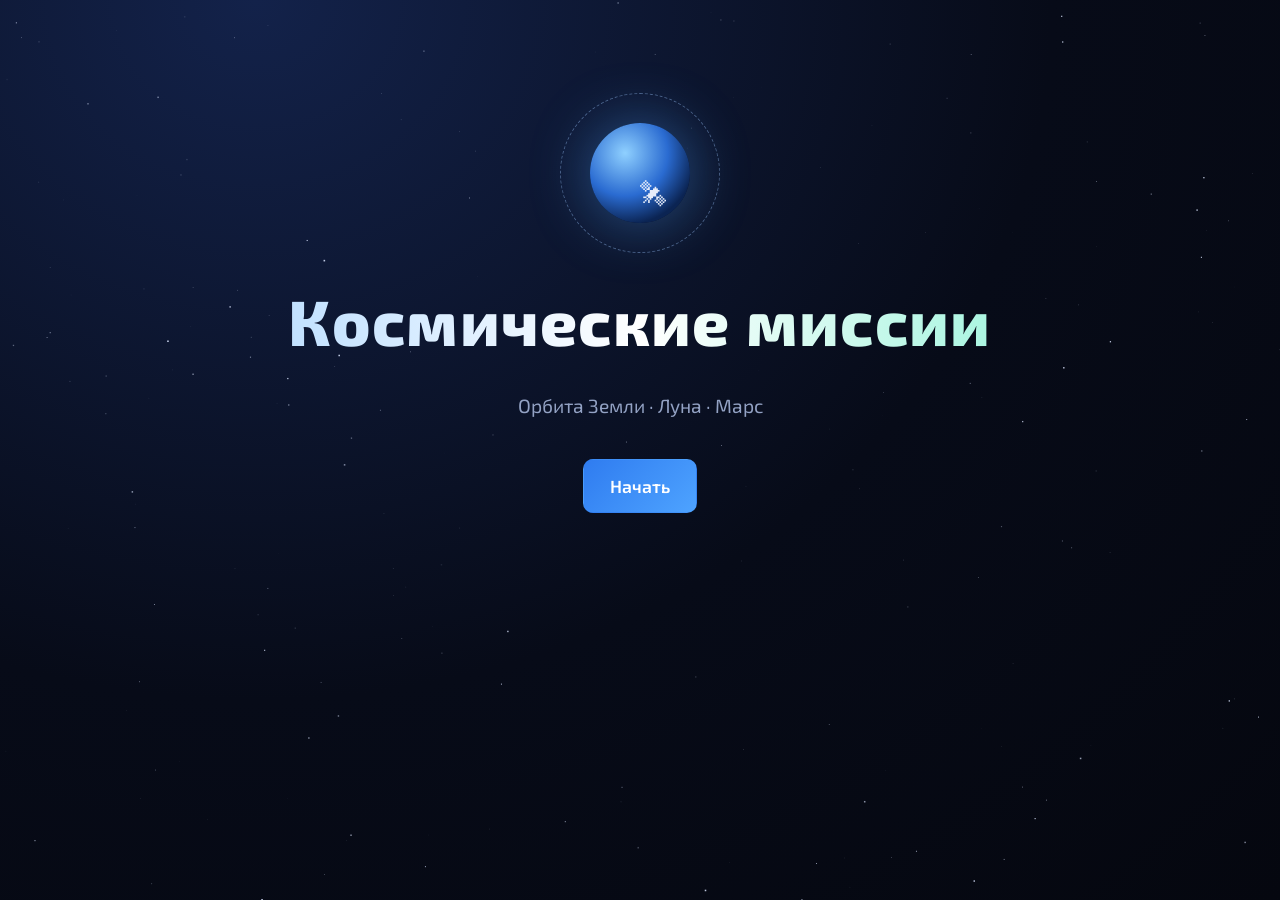
<file: index.html>
<!doctype html>
<html lang="ru">
<head>
  <meta charset="utf-8">
  <meta name="viewport" content="width=device-width, initial-scale=1">
  <title>Космические миссии</title>
  <meta name="description" content="Браузерная игра: станьте пилотом или учёным космического агентства и выполните миссии на орбите Земли, Луне и Марсе.">
  <link rel="preconnect" href="https://fonts.googleapis.com">
  <link rel="preconnect" href="https://fonts.gstatic.com" crossorigin>
  <link href="https://fonts.googleapis.com/css2?family=Exo+2:wght@400;600;800&display=swap" rel="stylesheet">
  <link rel="stylesheet" href="css/style.css">
</head>
<body>
  <canvas id="stars" aria-hidden="true"></canvas>
  <main id="app"></main>

  <script src="js/core.js"></script>
  <script src="js/moon-art.js"></script>
  <script src="js/missions/earth.js"></script>
  <script src="js/missions/spacewalk.js"></script>
  <script src="js/missions/docking.js"></script>
  <script src="js/missions/testflight.js"></script>
  <script src="js/missions/recon.js"></script>
  <script src="js/missions/landing.js"></script>
  <script src="js/missions/base.js"></script>
  <script src="js/missions/isru.js"></script>
  <script src="js/missions/orbiter.js"></script>
  <script src="js/missions/rover.js"></script>
  <script src="js/main.js"></script>
</body>
</html>
</file>
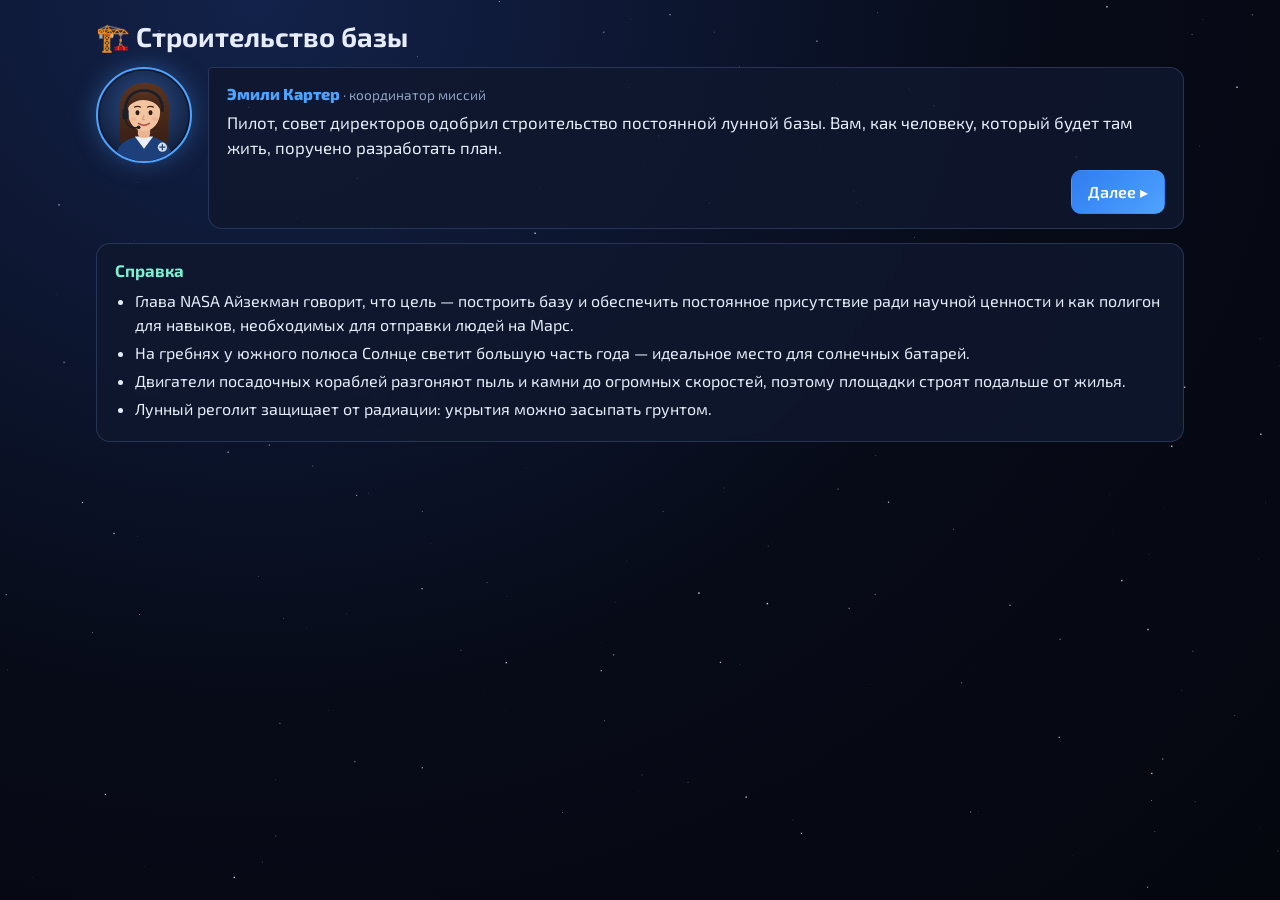
<file: embed/base.html>
<!doctype html>
<html lang="ru">
<head>
<meta charset="utf-8">
<meta name="viewport" content="width=device-width, initial-scale=1">
<title>Строительство базы</title>
<link href="https://fonts.googleapis.com/css2?family=Exo+2:wght@400;600;800&display=swap" rel="stylesheet">
<style>
:root {
  --bg: #05070f;
  --panel: rgba(16, 24, 46, 0.86);
  --panel-2: rgba(26, 38, 70, 0.9);
  --line: rgba(130, 160, 230, 0.22);
  --text: #e6ecfa;
  --muted: #93a2c4;
  --accent: #4ea3ff;
  --accent-2: #7cf0d0;
  --warn: #ffb547;
  --bad: #ff5d6c;
  --good: #4fe08a;
  --gold: #ffd25a;
  --radius: 14px;
}
* { box-sizing: border-box; }
html, body { margin: 0; min-height: 100%; }
body {
  background: radial-gradient(ellipse at 20% 0%, #13224a 0%, #070b18 55%, var(--bg) 100%) fixed;
  color: var(--text);
  font-family: 'Exo 2', system-ui, -apple-system, 'Segoe UI', Roboto, sans-serif;
  font-size: 16px;
  line-height: 1.5;
  overflow-x: hidden;
}
#stars { position: fixed; inset: 0; z-index: 0; pointer-events: none; }
#app { position: relative; z-index: 1; max-width: 1120px; margin: 0 auto; padding: 20px 16px 60px; }
h1, h2, h3, h4 { margin: 0 0 .5em; line-height: 1.2; }
h2 { font-size: 1.7rem; }
h4 { font-size: 1.05rem; color: var(--accent-2); }
.muted { color: var(--muted); }
.small { font-size: .85rem; }
.hidden { display: none !important; }
.row { display: flex; gap: 10px; align-items: center; flex-wrap: wrap; }
.row.center { justify-content: center; }
.gap { gap: 14px; }
.screen { animation: fadein .35s ease; }
@keyframes fadein { from { opacity: 0; transform: translateY(8px); } to { opacity: 1; transform: none; } }

.card { background: var(--panel); border: 1px solid var(--line); border-radius: var(--radius); padding: 16px 18px; margin: 14px 0; backdrop-filter: blur(4px); }
.badge { display: inline-block; background: var(--accent); color: #031021; font-weight: 800; font-size: .75rem; padding: 2px 8px; border-radius: 99px; text-transform: uppercase; letter-spacing: .04em; }

.btn {
  font: inherit; font-weight: 600; color: var(--text); background: var(--panel-2); border: 1px solid var(--line);
  border-radius: 10px; padding: 9px 16px; cursor: pointer; transition: transform .1s, background .2s, border-color .2s;
}
.btn:hover { border-color: var(--accent); background: #22355f; }
.btn:active { transform: scale(.97); }
.btn:disabled { opacity: .45; cursor: not-allowed; }
.btn-primary { background: linear-gradient(135deg, #2f7cf0, #4ea3ff); border-color: transparent; color: #fff; }
.btn-primary:hover { background: linear-gradient(135deg, #3d8cff, #6db5ff); }
.btn.big { font-size: 1.1rem; padding: 13px 26px; }
.btn.small { font-size: .85rem; padding: 6px 12px; }
.btn.ghost { background: transparent; }
.btn.good { background: #1c6b45; border-color: #2fae6d; }
.btn.danger { background: #6b1c26; border-color: #c43a4b; }
.btn.sel { border-color: var(--accent-2); box-shadow: 0 0 0 2px rgba(124, 240, 208, .35) inset; }
input, select { font: inherit; color: var(--text); background: #0c1428; border: 1px solid var(--line); border-radius: 8px; padding: 8px 12px; }
input[type=range] { padding: 0; accent-color: var(--accent); width: 100%; }

/* ---------- Титул ---------- */
.title-screen { text-align: center; padding-top: 7vh; }
.title-screen h1 { font-size: clamp(2.2rem, 7vw, 4rem); font-weight: 800; letter-spacing: .02em; background: linear-gradient(90deg, #9fd0ff, #fff, #7cf0d0); -webkit-background-clip: text; background-clip: text; color: transparent; }
.lead { color: var(--muted); font-size: 1.2rem; margin-bottom: 2em; }
.title-actions { display: flex; flex-direction: column; align-items: center; gap: 12px; }
.logo-orbit { position: relative; width: 180px; height: 180px; margin: 0 auto 20px; }
.planet { position: absolute; inset: 40px; border-radius: 50%; background: radial-gradient(circle at 35% 30%, #8fd0ff, #2a6bd1 45%, #0b2453 75%); box-shadow: 0 0 60px rgba(78, 163, 255, .45); }
.ring { position: absolute; inset: 10px; border-radius: 50%; border: 1px dashed rgba(160, 200, 255, .4); }
.sat { position: absolute; left: 50%; top: 50%; font-size: 26px; transform-origin: 0 0; animation: orbit 8s linear infinite; }
@keyframes orbit { from { transform: rotate(0deg) translate(80px) rotate(0deg); } to { transform: rotate(360deg) translate(80px) rotate(-360deg); } }

/* ---------- Диалог ---------- */
.dialog { display: flex; gap: 16px; align-items: flex-start; margin: 14px 0; animation: fadein .3s ease; }
.avatar { flex: 0 0 96px; width: 96px; height: 96px; border-radius: 50%; border: 2px solid var(--accent); box-shadow: 0 0 24px rgba(78, 163, 255, .35); overflow: hidden; background: #0d1730; }
.avatar-svg { width: 100%; height: 100%; display: block; }
.bubble { flex: 1; background: var(--panel); border: 1px solid var(--line); border-radius: 4px var(--radius) var(--radius) var(--radius); padding: 14px 18px; min-height: 96px; }
.speaker { font-weight: 800; color: var(--accent); margin-bottom: 4px; }
.speaker span { font-weight: 400; color: var(--muted); font-size: .85rem; }
.speech { min-height: 3em; font-size: 1.05rem; }
.dialog-actions { text-align: right; margin-top: 10px; }
.intro { padding-top: 6vh; max-width: 760px; margin: 0 auto; }
.name-form label { display: block; margin-bottom: 6px; color: var(--muted); }
.name-form input { flex: 1; min-width: 180px; }

.hint { display: flex; gap: 10px; align-items: center; background: rgba(20, 40, 80, .75); border: 1px solid var(--line); border-radius: 12px; padding: 8px 12px; margin: 8px 0; }
.mini-avatar { flex: 0 0 40px; width: 40px; height: 40px; border-radius: 50%; overflow: hidden; border: 1px solid var(--accent); }
.hint-text { font-size: .95rem; }

/* ---------- Роли ---------- */
.roles { text-align: center; padding-top: 3vh; }
.role-cards { display: grid; grid-template-columns: repeat(auto-fit, minmax(280px, 1fr)); gap: 18px; margin-top: 24px; text-align: left; }
.role-card { font: inherit; color: inherit; text-align: left; cursor: pointer; background: var(--panel); border: 1px solid var(--line); border-radius: var(--radius); padding: 22px; transition: transform .15s, border-color .2s, box-shadow .2s; }
.role-card:hover { transform: translateY(-4px); border-color: var(--accent); box-shadow: 0 10px 40px rgba(78, 163, 255, .2); }
.role-icon { font-size: 3rem; }
.role-card ul { padding-left: 0; list-style: none; margin: 10px 0 0; color: var(--muted); }
.role-card li { padding: 3px 0; }

/* ---------- Меню ---------- */
.menu-head { display: flex; justify-content: space-between; align-items: flex-end; gap: 12px; flex-wrap: wrap; }
.menu-stats { display: flex; gap: 10px; align-items: center; flex-wrap: wrap; }
.stars-big { color: var(--gold); font-weight: 800; font-size: 1.2rem; }
.cat { margin-top: 22px; }
.mission-grid { display: grid; grid-template-columns: repeat(auto-fill, minmax(300px, 1fr)); gap: 12px; }
.mission-card { font: inherit; color: inherit; text-align: left; display: flex; gap: 14px; align-items: center; background: var(--panel); border: 1px solid var(--line); border-radius: var(--radius); padding: 14px; cursor: pointer; transition: transform .15s, border-color .2s; }
.mission-card:hover { transform: translateY(-3px); border-color: var(--accent); }
.m-icon { font-size: 2.2rem; flex: 0 0 auto; }
.m-body { flex: 1; }
.m-body h4 { margin: 0 0 2px; color: var(--text); }
.m-body p { margin: 0; color: var(--muted); font-size: .88rem; }
.m-score { display: flex; flex-direction: column; align-items: flex-end; gap: 2px; }
.stars { color: var(--gold); letter-spacing: 2px; }
.stars.huge { font-size: 2.4rem; }

/* ---------- Брифинг/миссия/итог ---------- */
.crumbs { display: flex; gap: 10px; align-items: center; margin-bottom: 12px; }
.brief-facts ul, .report { margin: 0; padding-left: 20px; }
.brief-facts li, .report li { margin: 4px 0; }
.brief-go { text-align: center; }
.controls-card { text-align: left; }
.mission-bar { display: flex; justify-content: space-between; align-items: center; gap: 10px; margin-bottom: 4px; }
.mb-title { font-weight: 800; font-size: 1.25rem; }
.result { text-align: center; }
.result .card { text-align: left; }
.result-score { text-align: center !important; }
.score-num { font-size: 4rem; font-weight: 800; line-height: 1; }
.score-num span { font-size: 1.4rem; color: var(--muted); }
.result-talk { text-align: left; }

/* ---------- Игровые элементы ---------- */
.game-canvas { display: block; width: 100%; height: auto; background: #000; border-radius: 12px; border: 1px solid var(--line); touch-action: none; user-select: none; }
.stage-title { display: flex; justify-content: space-between; align-items: center; gap: 10px; flex-wrap: wrap; margin: 6px 0 8px; }
.stage-title h3 { margin: 0; }
.steps { display: flex; gap: 6px; flex-wrap: wrap; }
.step { font-size: .8rem; padding: 3px 10px; border-radius: 99px; border: 1px solid var(--line); color: var(--muted); }
.step.on { border-color: var(--accent); color: var(--text); background: rgba(78, 163, 255, .15); }
.step.done { border-color: var(--good); color: var(--good); }
.choices { display: flex; flex-wrap: wrap; gap: 10px; margin: 10px 0; }
.choice { font: inherit; color: inherit; cursor: pointer; background: var(--panel-2); border: 1px solid var(--line); border-radius: 12px; padding: 12px 16px; text-align: left; flex: 1 1 200px; transition: border-color .2s; }
.choice:hover { border-color: var(--accent); }
.choice.sel { border-color: var(--accent-2); background: rgba(124, 240, 208, .1); }
.choice.right { border-color: var(--good); background: rgba(79, 224, 138, .12); }
.choice.wrong { border-color: var(--bad); background: rgba(255, 93, 108, .12); }
.choice b { display: block; }
.grid-2 { display: grid; grid-template-columns: 1fr 1fr; gap: 14px; }
@media (max-width: 760px) { .grid-2 { grid-template-columns: 1fr; } }
.meter { height: 12px; background: #0b1326; border-radius: 6px; overflow: hidden; border: 1px solid var(--line); position: relative; }
.meter > i { display: block; height: 100%; background: var(--accent); transition: width .15s; }
.meter .zone { position: absolute; top: 0; bottom: 0; background: rgba(79, 224, 138, .28); border-left: 1px solid var(--good); border-right: 1px solid var(--good); }
.kv { display: grid; grid-template-columns: auto 1fr; gap: 4px 14px; }
.ok { color: var(--good); }
.bad { color: var(--bad); }
.warn { color: var(--warn); }
table.data { width: 100%; border-collapse: collapse; font-size: .92rem; }
table.data th, table.data td { padding: 6px 8px; border-bottom: 1px solid var(--line); text-align: left; }
table.data tr.pick { cursor: pointer; }
table.data tr.pick:hover td { background: rgba(78, 163, 255, .1); }
.toast { position: fixed; left: 50%; bottom: 30px; transform: translateX(-50%); background: var(--panel-2); border: 1px solid var(--accent); padding: 10px 18px; border-radius: 10px; z-index: 50; animation: fadein .2s; max-width: 90vw; }
.overlay { position: absolute; inset: 0; background: rgba(3, 6, 15, .82); display: flex; align-items: center; justify-content: center; border-radius: 12px; z-index: 5; padding: 10px; }
.overlay .card { max-width: 560px; width: 100%; }
.canvas-wrap { position: relative; }

/* Сенсорные кнопки */
.touch-pad { display: none; justify-content: space-between; gap: 10px; margin-top: 10px; user-select: none; }
.touch-group { display: flex; gap: 6px; flex-wrap: nowrap; }
.touch-btn { width: 56px; height: 56px; font-size: 1.2rem; border-radius: 12px; border: 1px solid var(--line); background: var(--panel-2); color: var(--text); touch-action: none; }
.touch-btn.wide { width: auto; padding: 0 14px; font-size: .95rem; }
.touch-btn.on { background: var(--accent); }
@media (pointer: coarse) { .touch-pad { display: flex; } }

/* База */
.base-layout { display: grid; grid-template-columns: 1fr 300px; gap: 14px; }
@media (max-width: 900px) { .base-layout { grid-template-columns: 1fr; } }
.base-grid { display: grid; gap: 2px; background: #0a0f1e; padding: 2px; border-radius: 10px; border: 1px solid var(--line); }
.cell { aspect-ratio: 1; border-radius: 4px; display: flex; align-items: center; justify-content: center; font-size: clamp(.8rem, 2.4vw, 1.4rem); cursor: pointer; position: relative; }
.cell.t-R { background: linear-gradient(135deg, #b9b6ad, #8f8c84); }
.cell.t-p { background: #6f6c66; }
.cell.t-C { background: #1d2333; cursor: not-allowed; }
.cell.t-X { background: repeating-linear-gradient(45deg, #4e4b46, #4e4b46 4px, #3c3a36 4px, #3c3a36 8px); cursor: not-allowed; }
.cell:hover { outline: 2px solid var(--accent); z-index: 1; }
.cell.badplace { box-shadow: inset 0 0 0 2px var(--bad); }
.palette { display: flex; flex-direction: column; gap: 6px; }
.pal-item { font: inherit; color: inherit; display: flex; justify-content: space-between; gap: 8px; align-items: center; background: var(--panel-2); border: 1px solid var(--line); border-radius: 10px; padding: 7px 10px; cursor: pointer; text-align: left; }
.pal-item.sel { border-color: var(--accent-2); background: rgba(124, 240, 208, .12); }
.checklist { list-style: none; padding: 0; margin: 0; font-size: .9rem; }
.checklist li { padding: 3px 0; }

/* ISRU */
.isru-machine { display: grid; grid-template-columns: 1.4fr 2fr 70px; gap: 10px; align-items: center; padding: 6px 0; border-bottom: 1px dashed var(--line); }
@media (max-width: 640px) { .isru-machine { grid-template-columns: 1fr; } }
.stock { display: grid; grid-template-columns: repeat(auto-fit, minmax(130px, 1fr)); gap: 8px; }
.stock div { background: #0b1326; border: 1px solid var(--line); border-radius: 10px; padding: 8px 10px; }
.stock b { display: block; font-size: 1.2rem; }

/* Ретранслятор */
.relay-table td.slot { text-align: center; cursor: pointer; min-width: 44px; font-size: .8rem; }
.relay-table td.vis { background: rgba(79, 224, 138, .15); }
.relay-table td.act { background: rgba(78, 163, 255, .35); font-weight: 800; }
.relay-wrap { overflow-x: auto; }

/* Провода */
.wires { display: flex; justify-content: space-between; gap: 30px; margin: 14px 0; }
.wire-col { display: flex; flex-direction: column; gap: 10px; }
.wire { width: 90px; height: 32px; border-radius: 8px; border: 2px solid #0008; cursor: pointer; }
.wire.done { opacity: .35; cursor: default; }
.wire.sel { outline: 3px solid #fff; }

@media (max-width: 600px) {
  .dialog { gap: 10px; }
  .avatar { flex-basis: 60px; width: 60px; height: 60px; }
  .bubble { min-height: 60px; padding: 10px 12px; }
  h2 { font-size: 1.35rem; }
  .score-num { font-size: 3rem; }
  .touch-btn { width: 46px; height: 50px; font-size: 1rem; }
  .touch-btn.wide { padding: 0 10px; font-size: .85rem; }
}

</style>
</head>
<body>
<canvas id="stars" aria-hidden="true"></canvas>
<main id="app"></main>
<script>
/* ===== js/core.js ===== */
'use strict';
/* ===== Общие утилиты, состояние, ассистентка, реестр миссий ===== */

const $ = (sel, root = document) => root.querySelector(sel);
const $$ = (sel, root = document) => Array.from(root.querySelectorAll(sel));
function h(html) {
  const t = document.createElement('template');
  t.innerHTML = html.trim();
  return t.content.firstElementChild;
}
const clamp = (v, a, b) => Math.max(a, Math.min(b, v));
const lerp = (a, b, t) => a + (b - a) * t;
const dist = (x1, y1, x2, y2) => Math.hypot(x2 - x1, y2 - y1);
const fmt = (v, d = 0) => Number(v).toFixed(d);

/** Детерминированный генератор случайных чисел */
function rng(seed) {
  let a = seed >>> 0;
  const f = () => {
    a |= 0; a = (a + 0x6D2B79F5) | 0;
    let t = Math.imul(a ^ (a >>> 15), 1 | a);
    t = (t + Math.imul(t ^ (t >>> 7), 61 | t)) ^ t;
    return ((t ^ (t >>> 14)) >>> 0) / 4294967296;
  };
  f.range = (lo, hi) => lo + f() * (hi - lo);
  f.int = (lo, hi) => Math.floor(lo + f() * (hi - lo + 1));
  f.pick = (arr) => arr[Math.floor(f() * arr.length)];
  f.gauss = () => { let u = 0, v = 0; while (!u) u = f(); while (!v) v = f(); return Math.sqrt(-2 * Math.log(u)) * Math.cos(2 * Math.PI * v); };
  return f;
}
const R = rng(Date.now() % 1e9);
function shuffle(arr, r = R) {
  const a = arr.slice();
  for (let i = a.length - 1; i > 0; i--) { const j = Math.floor(r() * (i + 1)); [a[i], a[j]] = [a[j], a[i]]; }
  return a;
}

/** Область жизни: всё, что зарегистрировано, снимается при dispose() */
class Scope {
  constructor() { this.fns = []; this.alive = true; this.keys = {}; this._keys = false; }
  on(target, evt, fn, opts) { target.addEventListener(evt, fn, opts); this.fns.push(() => target.removeEventListener(evt, fn, opts)); }
  raf(fn) {
    let last = performance.now(), id = 0, stopped = false;
    const step = (t) => {
      if (!this.alive || stopped) return;
      const dt = Math.min(0.05, (t - last) / 1000); last = t;
      if (fn(dt, t) === false) { stopped = true; return; }
      id = requestAnimationFrame(step);
    };
    id = requestAnimationFrame(step);
    const stop = () => { stopped = true; cancelAnimationFrame(id); };
    this.fns.push(stop);
    return stop;
  }
  timeout(fn, ms) { const id = setTimeout(() => this.alive && fn(), ms); this.fns.push(() => clearTimeout(id)); return id; }
  interval(fn, ms) { const id = setInterval(() => this.alive && fn(), ms); this.fns.push(() => clearInterval(id)); return id; }
  trackKeys() {
    if (this._keys) return this.keys;
    this._keys = true;
    const block = ['ArrowUp', 'ArrowDown', 'ArrowLeft', 'ArrowRight', 'Space'];
    this.on(window, 'keydown', (e) => {
      if (e.target && /INPUT|TEXTAREA|SELECT/.test(e.target.tagName)) return;
      this.keys[e.code] = true;
      if (block.includes(e.code)) e.preventDefault();
    });
    this.on(window, 'keyup', (e) => { this.keys[e.code] = false; });
    this.on(window, 'blur', () => { for (const k in this.keys) this.keys[k] = false; });
    return this.keys;
  }
  dispose() { this.alive = false; this.fns.forEach((f) => { try { f(); } catch (e) { /* noop */ } }); this.fns = []; }
}

/** Экранные кнопки для сенсорных устройств: эмулируют клавиши */
function touchControls(scope, groups) {
  const wrap = h('<div class="touch-pad"></div>');
  for (const g of groups) {
    const grp = h('<div class="touch-group"></div>');
    for (const b of g) {
      const btn = h(`<button class="touch-btn" type="button">${b.label}</button>`);
      if (b.wide) btn.classList.add('wide');
      const down = (e) => { e.preventDefault(); btn.classList.add('on'); window.dispatchEvent(new KeyboardEvent('keydown', { code: b.code, key: b.code })); };
      const up = (e) => { e.preventDefault(); if (!btn.classList.contains('on')) return; btn.classList.remove('on'); window.dispatchEvent(new KeyboardEvent('keyup', { code: b.code, key: b.code })); };
      scope.on(btn, 'pointerdown', down);
      scope.on(btn, 'pointerup', up);
      scope.on(btn, 'pointerleave', up);
      scope.on(btn, 'pointercancel', up);
      grp.appendChild(btn);
    }
    wrap.appendChild(grp);
  }
  return wrap;
}

/** Координаты указателя в системе координат canvas */
function canvasPoint(canvas, e) {
  const r = canvas.getBoundingClientRect();
  return { x: (e.clientX - r.left) * (canvas.width / r.width), y: (e.clientY - r.top) * (canvas.height / r.height) };
}

/* ===== Сохранение ===== */
const Store = {
  key: 'space-missions-v1',
  data: { name: '', role: null, best: {} },
  load() { try { const s = JSON.parse(localStorage.getItem(this.key)); if (s) this.data = Object.assign(this.data, s); } catch (e) { /* noop */ } return this.data; },
  save() { try { localStorage.setItem(this.key, JSON.stringify(this.data)); } catch (e) { /* noop */ } },
  reset() { this.data = { name: '', role: null, best: {} }; try { localStorage.removeItem(this.key); } catch (e) { /* noop */ } },
};
const starsFor = (score) => (score >= 90 ? 3 : score >= 70 ? 2 : score >= 40 ? 1 : 0);
const starStr = (n) => '★'.repeat(n) + '☆'.repeat(3 - n);

/* ===== Ассистентка ===== */
const ASSISTANT = { name: 'Эмили Картер', title: 'координатор миссий' };
const AVATAR_SVG = `
<svg viewBox="0 0 120 120" class="avatar-svg" aria-hidden="true">
  <defs>
    <radialGradient id="avbg" cx="50%" cy="40%" r="70%"><stop offset="0" stop-color="#2b4f8a"/><stop offset="1" stop-color="#0d1730"/></radialGradient>
    <linearGradient id="avhair" x1="0" y1="0" x2="0" y2="1"><stop offset="0" stop-color="#5a3420"/><stop offset="1" stop-color="#3a2014"/></linearGradient>
  </defs>
  <circle cx="60" cy="60" r="58" fill="url(#avbg)"/>
  <path d="M28 64 C24 30 44 18 60 18 C80 18 98 30 92 70 L92 96 L28 96 Z" fill="url(#avhair)"/>
  <path d="M22 120 C24 96 40 88 60 88 C80 88 96 96 98 120 Z" fill="#1d3f7a"/>
  <path d="M48 88 L60 104 L72 88 Z" fill="#e9eef7"/>
  <rect x="52" y="74" width="16" height="16" rx="6" fill="#e9b48f"/>
  <ellipse cx="60" cy="56" rx="21" ry="25" fill="#f2c4a0"/>
  <path d="M38 52 C40 30 58 28 66 30 C76 32 84 40 82 54 C76 42 62 38 50 42 C44 44 40 48 38 52 Z" fill="url(#avhair)"/>
  <ellipse cx="51.5" cy="57" rx="2.6" ry="3.2" fill="#2a1a12"/>
  <ellipse cx="68.5" cy="57" rx="2.6" ry="3.2" fill="#2a1a12"/>
  <path d="M47 50 Q51.5 47.5 56 50" stroke="#3a2014" stroke-width="1.6" fill="none"/>
  <path d="M64 50 Q68.5 47.5 73 50" stroke="#3a2014" stroke-width="1.6" fill="none"/>
  <path d="M60 60 L58 66 L61 66" stroke="#d49a78" stroke-width="1.4" fill="none"/>
  <path d="M53 71 Q60 76 67 71" stroke="#b5524a" stroke-width="2.2" fill="none" stroke-linecap="round"/>
  <ellipse cx="46" cy="65" rx="4" ry="2.4" fill="#f0a08a" opacity=".45"/>
  <ellipse cx="74" cy="65" rx="4" ry="2.4" fill="#f0a08a" opacity=".45"/>
  <path d="M36 56 C34 38 46 28 60 28 C74 28 86 38 84 56" stroke="#1b1f2a" stroke-width="3.5" fill="none"/>
  <rect x="32" y="52" width="8" height="14" rx="3" fill="#1b1f2a"/>
  <path d="M36 66 C38 76 46 78 52 76" stroke="#1b1f2a" stroke-width="2" fill="none"/>
  <circle cx="53" cy="76" r="2.4" fill="#1b1f2a"/>
  <circle cx="84" cy="102" r="6" fill="#d8dde8"/><path d="M80 102 h8 M84 98 v8" stroke="#1d3f7a" stroke-width="1.6"/>
</svg>`;

/** Диалог с ассистенткой. lines: строки (можно HTML). Возвращает Promise, завершается после последней реплики */
function talk(container, lines, opts = {}) {
  return new Promise((resolve) => {
    const box = h(`
      <div class="dialog">
        <div class="avatar">${AVATAR_SVG}</div>
        <div class="bubble">
          <div class="speaker">${ASSISTANT.name} <span>· ${ASSISTANT.title}</span></div>
          <div class="speech"></div>
          <div class="dialog-actions"><button class="btn btn-primary next" type="button">Далее ▸</button></div>
        </div>
      </div>`);
    container.appendChild(box);
    const speech = $('.speech', box);
    const next = $('.next', box);
    let i = 0, typing = null, full = '';
    const show = () => {
      full = lines[i];
      const plain = full.replace(/<[^>]+>/g, '');
      let n = 0;
      speech.textContent = '';
      clearInterval(typing);
      typing = setInterval(() => {
        n += 2;
        if (n >= plain.length) { clearInterval(typing); typing = null; speech.innerHTML = full; return; }
        speech.textContent = plain.slice(0, n);
      }, 16);
      next.textContent = i === lines.length - 1 ? (opts.lastLabel || 'Понятно ✓') : 'Далее ▸';
    };
    const advance = () => {
      if (typing) { clearInterval(typing); typing = null; speech.innerHTML = full; return; }
      i++;
      if (i >= lines.length) {
        if (opts.keep) { next.remove(); } else { box.remove(); }
        resolve();
        return;
      }
      show();
    };
    next.addEventListener('click', advance);
    show();
  });
}

/** Короткая подсказка ассистентки внутри миссии */
function hintBox(text) {
  return h(`<div class="hint"><div class="mini-avatar">${AVATAR_SVG}</div><div class="hint-text">${text}</div></div>`);
}

/* ===== Реестр миссий ===== */
const Missions = {
  list: [],
  register(m) { this.list.push(m); },
  get(id) { return this.list.find((m) => m.id === id); },
};
const CATEGORIES = {
  orbit: { title: '🛰 Околоземная орбита', sub: 'МКС, Тяньгун' },
  moon: { title: '🌕 Полёты к Луне', sub: 'Artemis и разведка южного полюса' },
  mars: { title: '🔴 Полёты к Марсу', sub: 'Пока туда летают только роботы' },
};
const ROLES = {
  pilot: { title: 'Пилот', icon: '👨‍🚀', desc: 'Участвует в миссиях, которые требуют личного присутствия: выходы в открытый космос, испытательные полёты, высадка и работа на Луне.' },
  scientist: { title: 'Учёный', icon: '🔬', desc: 'Работает над удалёнными миссиями: наблюдение Земли, управление спутниками, съёмка Луны, орбитальные аппараты и марсоходы.' },
};

/* ===== Звёздный фон ===== */
(function starfield() {
  const c = document.getElementById('stars');
  if (!c) return;
  const ctx = c.getContext('2d');
  let stars = [];
  const resize = () => {
    c.width = innerWidth; c.height = innerHeight;
    stars = Array.from({ length: Math.round((c.width * c.height) / 5000) }, () => ({
      x: Math.random() * c.width, y: Math.random() * c.height, r: Math.random() * 1.4 + 0.2, p: Math.random() * 6.28, s: 0.3 + Math.random() * 1.2,
    }));
  };
  resize();
  addEventListener('resize', resize);
  const draw = (t) => {
    ctx.clearRect(0, 0, c.width, c.height);
    for (const s of stars) {
      const a = 0.45 + 0.45 * Math.sin(s.p + t * 0.001 * s.s);
      ctx.fillStyle = `rgba(220,230,255,${a})`;
      ctx.fillRect(s.x, s.y, s.r, s.r);
    }
    requestAnimationFrame(draw);
  };
  requestAnimationFrame(draw);
})();

/* ===== js/missions/base.js ===== */
'use strict';
/* Миссия 7. Строительство базы: план размещения модулей у южного полюса Луны */
(function () {
  const MAP = [
    'RRRpppppXXpppp',
    'RRRppppppppXpp',
    'RpppppCCCppppp',
    'ppppppCCCCpppp',
    'ppXXppCCCppppp',
    'ppXXpppppppppR',
    'ppppppppppppRR',
    'ppppXXppppppRR',
    'ppppppppppppRR',
  ];
  const TERR = {
    R: 'Освещённый гребень: Солнце почти не заходит, хороший обзор Земли',
    p: 'Равнина: ровный реголит, удобно строить',
    C: 'Постоянно затенённый кратер: водяной лёд, −230 °C, строить нельзя',
    X: 'Валуны и крутые склоны: строить нельзя',
  };
  const MODS = {
    hab: { icon: '🏠', name: 'Жилой модуль', cost: 30, power: -8, max: 1 },
    solar: { icon: '☀️', name: 'Солнечная панель', cost: 10, power: 10, max: 8 },
    pad: { icon: '🛬', name: 'Посадочная площадка', cost: 15, power: 0, max: 1 },
    isru: { icon: '⛏️', name: 'Установка ISRU', cost: 25, power: -12, max: 1 },
    ant: { icon: '📡', name: 'Антенна связи', cost: 10, power: -2, max: 1 },
    shelter: { icon: '🛡️', name: 'Радиационное укрытие', cost: 15, power: -1, max: 1 },
    green: { icon: '🌱', name: 'Оранжерея', cost: 20, power: -6, max: 1 },
    garage: { icon: '🚙', name: 'Гараж луноходов', cost: 10, power: -3, max: 1 },
  };
  const BUDGET = 170;
  const ROWS = MAP.length, COLS = MAP[0].length;

  function start(root, api) {
    const placed = {}; // "r,c" -> mod id
    let sel = 'hab';
    api.hint('Выберите модуль в палитре и нажмите на клетку карты. Нажатие на построенный модуль — снести. Справа — требования инженеров: постарайтесь выполнить все, уложившись в бюджет.');
    root.innerHTML = '';
    const el = h(`<div class="base-layout">
      <div>
        <div class="base-grid" style="grid-template-columns:repeat(${COLS},1fr)"></div>
        <p class="small muted terr-info">Наведите на клетку, чтобы узнать тип местности.</p>
        <div class="row small"><span><span style="display:inline-block;width:12px;height:12px;background:#a5a29a;border-radius:3px"></span> гребень</span>
          <span><span style="display:inline-block;width:12px;height:12px;background:#6f6c66;border-radius:3px"></span> равнина</span>
          <span><span style="display:inline-block;width:12px;height:12px;background:#1d2333;border-radius:3px"></span> кратер со льдом</span>
          <span><span style="display:inline-block;width:12px;height:12px;background:#4e4b46;border-radius:3px"></span> валуны</span></div>
      </div>
      <div>
        <div class="card" style="margin-top:0"><h4>Модули</h4><div class="palette">${Object.entries(MODS).map(([k, m]) => `<button class="pal-item" data-k="${k}"><span>${m.icon} ${m.name}</span><span class="small muted">${m.cost} млн $ · <span class="cnt" data-c="${k}">0</span>/${m.max}</span></button>`).join('')}</div></div>
        <div class="card"><h4>Ресурсы</h4><div class="kv small"><span>Бюджет</span><b class="bud"></b><span>Энергия</span><b class="pow"></b></div></div>
        <div class="card"><h4>Требования</h4><ul class="checklist"></ul></div>
        <div class="row"><button class="btn small clear">Очистить</button><button class="btn btn-primary submit">✔ Утвердить план</button></div>
      </div></div>`);
    root.appendChild(el);
    const grid = $('.base-grid', el);
    for (let r = 0; r < ROWS; r++) for (let c = 0; c < COLS; c++) {
      const t = MAP[r][c];
      grid.appendChild(h(`<div class="cell t-${t}" data-rc="${r},${c}" title="${TERR[t]}"></div>`));
    }

    const cellsOf = (k) => Object.entries(placed).filter(([, v]) => v === k).map(([rc]) => rc.split(',').map(Number));
    const near = (a, b, d = 1) => Math.max(Math.abs(a[0] - b[0]), Math.abs(a[1] - b[1])) <= d;
    const terrain = ([r, c]) => MAP[r][c];
    function evaluate() {
      const hab = cellsOf('hab')[0];
      const solars = cellsOf('solar');
      let cost = 0, prod = 0, cons = 0;
      Object.entries(placed).forEach(([rc, k]) => {
        cost += MODS[k].cost;
        if (k === 'solar') prod += terrain(rc.split(',').map(Number)) === 'R' ? 10 : 3;
        else cons -= MODS[k].power;
      });
      const pad = cellsOf('pad')[0], isru = cellsOf('isru')[0], ant = cellsOf('ant')[0], sh = cellsOf('shelter')[0], gr = cellsOf('green')[0], ga = cellsOf('garage')[0];
      const adjCrater = (p) => { for (let dr = -1; dr <= 1; dr++) for (let dc = -1; dc <= 1; dc++) { const r = p[0] + dr, c = p[1] + dc; if (r >= 0 && r < ROWS && c >= 0 && c < COLS && MAP[r][c] === 'C') return true; } return false; };
      const rules = [
        { t: 'Жилой модуль построен', ok: !!hab, w: 11 },
        { t: `Энергии хватает: ${prod} кВт ≥ ${cons} кВт`, ok: prod >= cons && cons > 0, w: 11 },
        { t: 'Все солнечные панели на освещённых гребнях', ok: solars.length > 0 && solars.every((p) => terrain(p) === 'R'), w: 11 },
        { t: 'Площадка не ближе 5 клеток к жилью (пыль от двигателей)', ok: !!(pad && hab && Math.hypot(pad[0] - hab[0], pad[1] - hab[1]) >= 5), w: 11 },
        { t: 'ISRU вплотную к кратеру со льдом', ok: !!(isru && adjCrater(isru)), w: 11 },
        { t: 'Антенна на гребне (прямая видимость Земли)', ok: !!(ant && terrain(ant) === 'R'), w: 11 },
        { t: 'Радиационное укрытие рядом с жилым модулем', ok: !!(sh && hab && near(sh, hab)), w: 11 },
        { t: `Бюджет: ${cost} из ${BUDGET} млн $`, ok: cost <= BUDGET && cost > 0, w: 11 },
        { t: 'Бонус: оранжерея рядом с жилым модулем', ok: !!(gr && hab && near(gr, hab)), w: 6, bonus: true },
        { t: 'Бонус: гараж рядом с площадкой или жильём', ok: !!(ga && ((pad && near(ga, pad)) || (hab && near(ga, hab)))), w: 6, bonus: true },
      ];
      return { rules, cost, prod, cons };
    }
    function render() {
      $$('.cell', grid).forEach((c) => { const k = placed[c.dataset.rc]; c.textContent = k ? MODS[k].icon : ''; c.classList.remove('badplace'); });
      Object.keys(MODS).forEach((k) => { $(`[data-c="${k}"]`, el).textContent = cellsOf(k).length; });
      $$('.pal-item', el).forEach((b) => b.classList.toggle('sel', b.dataset.k === sel));
      const ev = evaluate();
      $('.bud', el).innerHTML = `<span class="${ev.cost > BUDGET ? 'bad' : 'ok'}">${ev.cost} / ${BUDGET} млн $</span>`;
      $('.pow', el).innerHTML = `<span class="${ev.prod >= ev.cons ? 'ok' : 'bad'}">+${ev.prod} / −${ev.cons} кВт</span>`;
      $('.checklist', el).innerHTML = ev.rules.map((r) => `<li>${r.ok ? '✅' : r.bonus ? '➕' : '⬜'} ${r.t}</li>`).join('');
      cellsOf('solar').forEach((p) => { if (terrain(p) !== 'R') $(`[data-rc="${p[0]},${p[1]}"]`, grid).classList.add('badplace'); });
    }
    el.addEventListener('click', (e) => {
      const pi = e.target.closest('[data-k]');
      if (pi) { sel = pi.dataset.k; render(); return; }
      const cell = e.target.closest('[data-rc]');
      if (cell) {
        const rc = cell.dataset.rc;
        if (placed[rc]) { delete placed[rc]; render(); return; }
        const t = terrain(rc.split(',').map(Number));
        if (t === 'C' || t === 'X') { toast(t === 'C' ? 'В затенённом кратере строить нельзя: −230 °C и полная темнота.' : 'Здесь валуны и крутой склон — строить нельзя.'); return; }
        if (cellsOf(sel).length >= MODS[sel].max) { toast(`Лимит: ${MODS[sel].name} — не больше ${MODS[sel].max}.`); return; }
        placed[rc] = sel; render();
      }
    });
    $('.terr-info', el);
    grid.addEventListener('mouseover', (e) => { const c = e.target.closest('[data-rc]'); if (c) $('.terr-info', el).textContent = TERR[terrain(c.dataset.rc.split(',').map(Number))]; });
    $('.clear', el).addEventListener('click', () => { Object.keys(placed).forEach((k) => delete placed[k]); render(); });
    $('.submit', el).addEventListener('click', () => {
      const ev = evaluate();
      const score = ev.rules.reduce((s, r) => s + (r.ok ? r.w : 0), 0);
      const details = ev.rules.map((r) => `${r.ok ? '✅' : r.bonus ? '➖' : '❌'} ${r.t}`);
      details.push(`Остаток бюджета: ${BUDGET - ev.cost} млн $`);
      api.finish(score, details);
    });
    let toastEl = null;
    function toast(m) { if (toastEl) toastEl.remove(); toastEl = h(`<div class="toast">${m}</div>`); document.body.appendChild(toastEl); const t = toastEl; api.scope.timeout(() => t.remove(), 2200); api.scope.fns.push(() => t.remove()); }
    render();
  }

  Missions.register({
    id: 'base', role: 'pilot', cat: 'moon', icon: '🏗️', title: 'Строительство базы',
    short: 'Разработать план лунной базы у южного полюса',
    facts: [
      'Глава NASA Айзекман говорит, что цель — построить базу и обеспечить постоянное присутствие ради научной ценности и как полигон для навыков, необходимых для отправки людей на Марс.',
      'На гребнях у южного полюса Солнце светит большую часть года — идеальное место для солнечных батарей.',
      'Двигатели посадочных кораблей разгоняют пыль и камни до огромных скоростей, поэтому площадки строят подальше от жилья.',
      'Лунный реголит защищает от радиации: укрытия можно засыпать грунтом.',
    ],
    briefing: [
      'Пилот, совет директоров одобрил строительство постоянной лунной базы. Вам, как человеку, который будет там жить, поручено разработать план.',
      'Перед вами карта района у южного полюса: светлые гребни освещены почти круглый год, в тёмном кратере — водяной лёд, а среди валунов строить нельзя.',
      'Инженеры передали требования: солнечные панели — на свету, антенна — на возвышенности, ISRU — у льда, посадочная площадка — подальше от жилья, укрытие — рядом. И, конечно, нельзя выйти за бюджет.',
    ],
    controls: 'Мышь или палец: выбор модуля в палитре и клетки на карте.',
    start,
  });
})();

/* ===== js/embed.js ===== */
'use strict';
/* Встраивание отдельных миссий в любой проект.
 *
 *   const game = SpaceMissions.mount('rover', document.getElementById('box'), {
 *     briefing: true,                       // показать брифинг ассистентки перед стартом
 *     onFinish: ({ id, score, stars, details }) => { ... },  // свой обработчик результата
 *   });
 *   game.restart();   // начать заново
 *   game.destroy();   // остановить и очистить контейнер
 *
 * Нужны: css/style.css, js/core.js, js/moon-art.js (для Луны), файл миссии и этот файл.
 */
(function () {
  function mount(id, container, opts = {}) {
    const m = Missions.get(id);
    if (!m) throw new Error(`Миссия «${id}» не найдена. Доступны: ${Missions.list.map((x) => x.id).join(', ')}`);
    let scope = null;

    const clear = () => { if (scope) { scope.dispose(); scope = null; } container.innerHTML = ''; };

    async function briefing() {
      clear();
      const el = h(`<section class="briefing screen">
        <h2>${m.icon} ${m.title}</h2>
        <div class="brief-talk"></div>
        <div class="brief-facts card"><h4>Справка</h4><ul>${m.facts.map((f) => `<li>${f}</li>`).join('')}</ul></div>
        <div class="brief-go hidden"><div class="card controls-card"><h4>Управление</h4><p>${m.controls}</p></div>
          <button class="btn btn-primary big" type="button">🚀 Начать миссию</button></div>
      </section>`);
      container.appendChild(el);
      $('.brief-go button', el).addEventListener('click', play);
      await talk($('.brief-talk', el), m.briefing, { keep: true, lastLabel: 'Всё ясно' });
      if (el.isConnected) $('.brief-go', el).classList.remove('hidden');
    }

    function play() {
      clear();
      scope = new Scope();
      const el = h(`<section class="mission screen">
        <div class="mission-bar"><div class="mb-title">${m.icon} ${m.title}</div></div>
        <div class="mission-hint"></div><div class="mission-root"></div></section>`);
      container.appendChild(el);
      const hintEl = $('.mission-hint', el);
      let finished = false;
      const api = {
        scope,
        hint(text) { hintEl.innerHTML = ''; if (text) hintEl.appendChild(hintBox(text)); },
        finish(score, details = []) {
          if (finished) return;
          finished = true;
          score = Math.round(clamp(score, 0, 100));
          const res = { id: m.id, score, stars: starsFor(score), details };
          if (opts.onFinish) { clear(); opts.onFinish(res); } else result(res);
        },
      };
      m.start($('.mission-root', el), api);
    }

    function result({ score, stars, details }) {
      clear();
      const el = h(`<section class="result screen">
        <h2>${m.icon} ${m.title}: ${score >= 40 ? 'миссия выполнена' : 'миссия провалена'}</h2>
        <div class="result-score card"><div class="score-num">${score}<span>/100</span></div><div class="stars huge">${starStr(stars)}</div></div>
        ${details.length ? `<div class="card"><h4>Отчёт о миссии</h4><ul class="report">${details.map((x) => `<li>${x}</li>`).join('')}</ul></div>` : ''}
        <div class="row center"><button class="btn btn-primary" type="button">↻ Пройти ещё раз</button></div></section>`);
      container.appendChild(el);
      $('button', el).addEventListener('click', start);
    }

    const start = () => (opts.briefing === false ? play() : briefing());
    start();
    return { restart: start, destroy: clear };
  }

  window.SpaceMissions = {
    mount,
    list: () => Missions.list.map(({ id, title, role, cat, icon, short }) => ({ id, title, role, cat, icon, short })),
  };
})();

SpaceMissions.mount('base', document.getElementById('app'));
</script>
</body>
</html>
</file>
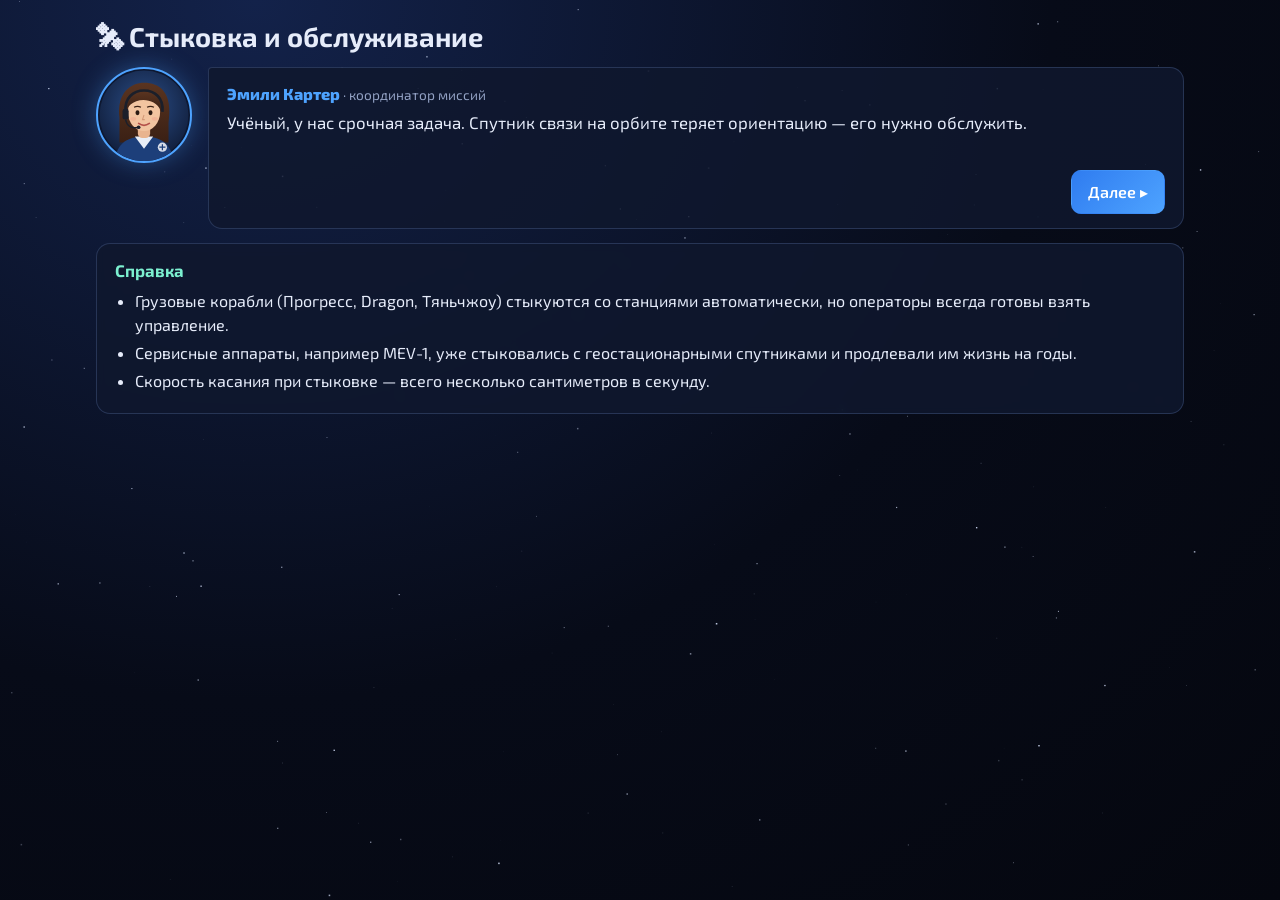
<file: embed/docking.html>
<!doctype html>
<html lang="ru">
<head>
<meta charset="utf-8">
<meta name="viewport" content="width=device-width, initial-scale=1">
<title>Стыковка и обслуживание</title>
<link href="https://fonts.googleapis.com/css2?family=Exo+2:wght@400;600;800&display=swap" rel="stylesheet">
<style>
:root {
  --bg: #05070f;
  --panel: rgba(16, 24, 46, 0.86);
  --panel-2: rgba(26, 38, 70, 0.9);
  --line: rgba(130, 160, 230, 0.22);
  --text: #e6ecfa;
  --muted: #93a2c4;
  --accent: #4ea3ff;
  --accent-2: #7cf0d0;
  --warn: #ffb547;
  --bad: #ff5d6c;
  --good: #4fe08a;
  --gold: #ffd25a;
  --radius: 14px;
}
* { box-sizing: border-box; }
html, body { margin: 0; min-height: 100%; }
body {
  background: radial-gradient(ellipse at 20% 0%, #13224a 0%, #070b18 55%, var(--bg) 100%) fixed;
  color: var(--text);
  font-family: 'Exo 2', system-ui, -apple-system, 'Segoe UI', Roboto, sans-serif;
  font-size: 16px;
  line-height: 1.5;
  overflow-x: hidden;
}
#stars { position: fixed; inset: 0; z-index: 0; pointer-events: none; }
#app { position: relative; z-index: 1; max-width: 1120px; margin: 0 auto; padding: 20px 16px 60px; }
h1, h2, h3, h4 { margin: 0 0 .5em; line-height: 1.2; }
h2 { font-size: 1.7rem; }
h4 { font-size: 1.05rem; color: var(--accent-2); }
.muted { color: var(--muted); }
.small { font-size: .85rem; }
.hidden { display: none !important; }
.row { display: flex; gap: 10px; align-items: center; flex-wrap: wrap; }
.row.center { justify-content: center; }
.gap { gap: 14px; }
.screen { animation: fadein .35s ease; }
@keyframes fadein { from { opacity: 0; transform: translateY(8px); } to { opacity: 1; transform: none; } }

.card { background: var(--panel); border: 1px solid var(--line); border-radius: var(--radius); padding: 16px 18px; margin: 14px 0; backdrop-filter: blur(4px); }
.badge { display: inline-block; background: var(--accent); color: #031021; font-weight: 800; font-size: .75rem; padding: 2px 8px; border-radius: 99px; text-transform: uppercase; letter-spacing: .04em; }

.btn {
  font: inherit; font-weight: 600; color: var(--text); background: var(--panel-2); border: 1px solid var(--line);
  border-radius: 10px; padding: 9px 16px; cursor: pointer; transition: transform .1s, background .2s, border-color .2s;
}
.btn:hover { border-color: var(--accent); background: #22355f; }
.btn:active { transform: scale(.97); }
.btn:disabled { opacity: .45; cursor: not-allowed; }
.btn-primary { background: linear-gradient(135deg, #2f7cf0, #4ea3ff); border-color: transparent; color: #fff; }
.btn-primary:hover { background: linear-gradient(135deg, #3d8cff, #6db5ff); }
.btn.big { font-size: 1.1rem; padding: 13px 26px; }
.btn.small { font-size: .85rem; padding: 6px 12px; }
.btn.ghost { background: transparent; }
.btn.good { background: #1c6b45; border-color: #2fae6d; }
.btn.danger { background: #6b1c26; border-color: #c43a4b; }
.btn.sel { border-color: var(--accent-2); box-shadow: 0 0 0 2px rgba(124, 240, 208, .35) inset; }
input, select { font: inherit; color: var(--text); background: #0c1428; border: 1px solid var(--line); border-radius: 8px; padding: 8px 12px; }
input[type=range] { padding: 0; accent-color: var(--accent); width: 100%; }

/* ---------- Титул ---------- */
.title-screen { text-align: center; padding-top: 7vh; }
.title-screen h1 { font-size: clamp(2.2rem, 7vw, 4rem); font-weight: 800; letter-spacing: .02em; background: linear-gradient(90deg, #9fd0ff, #fff, #7cf0d0); -webkit-background-clip: text; background-clip: text; color: transparent; }
.lead { color: var(--muted); font-size: 1.2rem; margin-bottom: 2em; }
.title-actions { display: flex; flex-direction: column; align-items: center; gap: 12px; }
.logo-orbit { position: relative; width: 180px; height: 180px; margin: 0 auto 20px; }
.planet { position: absolute; inset: 40px; border-radius: 50%; background: radial-gradient(circle at 35% 30%, #8fd0ff, #2a6bd1 45%, #0b2453 75%); box-shadow: 0 0 60px rgba(78, 163, 255, .45); }
.ring { position: absolute; inset: 10px; border-radius: 50%; border: 1px dashed rgba(160, 200, 255, .4); }
.sat { position: absolute; left: 50%; top: 50%; font-size: 26px; transform-origin: 0 0; animation: orbit 8s linear infinite; }
@keyframes orbit { from { transform: rotate(0deg) translate(80px) rotate(0deg); } to { transform: rotate(360deg) translate(80px) rotate(-360deg); } }

/* ---------- Диалог ---------- */
.dialog { display: flex; gap: 16px; align-items: flex-start; margin: 14px 0; animation: fadein .3s ease; }
.avatar { flex: 0 0 96px; width: 96px; height: 96px; border-radius: 50%; border: 2px solid var(--accent); box-shadow: 0 0 24px rgba(78, 163, 255, .35); overflow: hidden; background: #0d1730; }
.avatar-svg { width: 100%; height: 100%; display: block; }
.bubble { flex: 1; background: var(--panel); border: 1px solid var(--line); border-radius: 4px var(--radius) var(--radius) var(--radius); padding: 14px 18px; min-height: 96px; }
.speaker { font-weight: 800; color: var(--accent); margin-bottom: 4px; }
.speaker span { font-weight: 400; color: var(--muted); font-size: .85rem; }
.speech { min-height: 3em; font-size: 1.05rem; }
.dialog-actions { text-align: right; margin-top: 10px; }
.intro { padding-top: 6vh; max-width: 760px; margin: 0 auto; }
.name-form label { display: block; margin-bottom: 6px; color: var(--muted); }
.name-form input { flex: 1; min-width: 180px; }

.hint { display: flex; gap: 10px; align-items: center; background: rgba(20, 40, 80, .75); border: 1px solid var(--line); border-radius: 12px; padding: 8px 12px; margin: 8px 0; }
.mini-avatar { flex: 0 0 40px; width: 40px; height: 40px; border-radius: 50%; overflow: hidden; border: 1px solid var(--accent); }
.hint-text { font-size: .95rem; }

/* ---------- Роли ---------- */
.roles { text-align: center; padding-top: 3vh; }
.role-cards { display: grid; grid-template-columns: repeat(auto-fit, minmax(280px, 1fr)); gap: 18px; margin-top: 24px; text-align: left; }
.role-card { font: inherit; color: inherit; text-align: left; cursor: pointer; background: var(--panel); border: 1px solid var(--line); border-radius: var(--radius); padding: 22px; transition: transform .15s, border-color .2s, box-shadow .2s; }
.role-card:hover { transform: translateY(-4px); border-color: var(--accent); box-shadow: 0 10px 40px rgba(78, 163, 255, .2); }
.role-icon { font-size: 3rem; }
.role-card ul { padding-left: 0; list-style: none; margin: 10px 0 0; color: var(--muted); }
.role-card li { padding: 3px 0; }

/* ---------- Меню ---------- */
.menu-head { display: flex; justify-content: space-between; align-items: flex-end; gap: 12px; flex-wrap: wrap; }
.menu-stats { display: flex; gap: 10px; align-items: center; flex-wrap: wrap; }
.stars-big { color: var(--gold); font-weight: 800; font-size: 1.2rem; }
.cat { margin-top: 22px; }
.mission-grid { display: grid; grid-template-columns: repeat(auto-fill, minmax(300px, 1fr)); gap: 12px; }
.mission-card { font: inherit; color: inherit; text-align: left; display: flex; gap: 14px; align-items: center; background: var(--panel); border: 1px solid var(--line); border-radius: var(--radius); padding: 14px; cursor: pointer; transition: transform .15s, border-color .2s; }
.mission-card:hover { transform: translateY(-3px); border-color: var(--accent); }
.m-icon { font-size: 2.2rem; flex: 0 0 auto; }
.m-body { flex: 1; }
.m-body h4 { margin: 0 0 2px; color: var(--text); }
.m-body p { margin: 0; color: var(--muted); font-size: .88rem; }
.m-score { display: flex; flex-direction: column; align-items: flex-end; gap: 2px; }
.stars { color: var(--gold); letter-spacing: 2px; }
.stars.huge { font-size: 2.4rem; }

/* ---------- Брифинг/миссия/итог ---------- */
.crumbs { display: flex; gap: 10px; align-items: center; margin-bottom: 12px; }
.brief-facts ul, .report { margin: 0; padding-left: 20px; }
.brief-facts li, .report li { margin: 4px 0; }
.brief-go { text-align: center; }
.controls-card { text-align: left; }
.mission-bar { display: flex; justify-content: space-between; align-items: center; gap: 10px; margin-bottom: 4px; }
.mb-title { font-weight: 800; font-size: 1.25rem; }
.result { text-align: center; }
.result .card { text-align: left; }
.result-score { text-align: center !important; }
.score-num { font-size: 4rem; font-weight: 800; line-height: 1; }
.score-num span { font-size: 1.4rem; color: var(--muted); }
.result-talk { text-align: left; }

/* ---------- Игровые элементы ---------- */
.game-canvas { display: block; width: 100%; height: auto; background: #000; border-radius: 12px; border: 1px solid var(--line); touch-action: none; user-select: none; }
.stage-title { display: flex; justify-content: space-between; align-items: center; gap: 10px; flex-wrap: wrap; margin: 6px 0 8px; }
.stage-title h3 { margin: 0; }
.steps { display: flex; gap: 6px; flex-wrap: wrap; }
.step { font-size: .8rem; padding: 3px 10px; border-radius: 99px; border: 1px solid var(--line); color: var(--muted); }
.step.on { border-color: var(--accent); color: var(--text); background: rgba(78, 163, 255, .15); }
.step.done { border-color: var(--good); color: var(--good); }
.choices { display: flex; flex-wrap: wrap; gap: 10px; margin: 10px 0; }
.choice { font: inherit; color: inherit; cursor: pointer; background: var(--panel-2); border: 1px solid var(--line); border-radius: 12px; padding: 12px 16px; text-align: left; flex: 1 1 200px; transition: border-color .2s; }
.choice:hover { border-color: var(--accent); }
.choice.sel { border-color: var(--accent-2); background: rgba(124, 240, 208, .1); }
.choice.right { border-color: var(--good); background: rgba(79, 224, 138, .12); }
.choice.wrong { border-color: var(--bad); background: rgba(255, 93, 108, .12); }
.choice b { display: block; }
.grid-2 { display: grid; grid-template-columns: 1fr 1fr; gap: 14px; }
@media (max-width: 760px) { .grid-2 { grid-template-columns: 1fr; } }
.meter { height: 12px; background: #0b1326; border-radius: 6px; overflow: hidden; border: 1px solid var(--line); position: relative; }
.meter > i { display: block; height: 100%; background: var(--accent); transition: width .15s; }
.meter .zone { position: absolute; top: 0; bottom: 0; background: rgba(79, 224, 138, .28); border-left: 1px solid var(--good); border-right: 1px solid var(--good); }
.kv { display: grid; grid-template-columns: auto 1fr; gap: 4px 14px; }
.ok { color: var(--good); }
.bad { color: var(--bad); }
.warn { color: var(--warn); }
table.data { width: 100%; border-collapse: collapse; font-size: .92rem; }
table.data th, table.data td { padding: 6px 8px; border-bottom: 1px solid var(--line); text-align: left; }
table.data tr.pick { cursor: pointer; }
table.data tr.pick:hover td { background: rgba(78, 163, 255, .1); }
.toast { position: fixed; left: 50%; bottom: 30px; transform: translateX(-50%); background: var(--panel-2); border: 1px solid var(--accent); padding: 10px 18px; border-radius: 10px; z-index: 50; animation: fadein .2s; max-width: 90vw; }
.overlay { position: absolute; inset: 0; background: rgba(3, 6, 15, .82); display: flex; align-items: center; justify-content: center; border-radius: 12px; z-index: 5; padding: 10px; }
.overlay .card { max-width: 560px; width: 100%; }
.canvas-wrap { position: relative; }

/* Сенсорные кнопки */
.touch-pad { display: none; justify-content: space-between; gap: 10px; margin-top: 10px; user-select: none; }
.touch-group { display: flex; gap: 6px; flex-wrap: nowrap; }
.touch-btn { width: 56px; height: 56px; font-size: 1.2rem; border-radius: 12px; border: 1px solid var(--line); background: var(--panel-2); color: var(--text); touch-action: none; }
.touch-btn.wide { width: auto; padding: 0 14px; font-size: .95rem; }
.touch-btn.on { background: var(--accent); }
@media (pointer: coarse) { .touch-pad { display: flex; } }

/* База */
.base-layout { display: grid; grid-template-columns: 1fr 300px; gap: 14px; }
@media (max-width: 900px) { .base-layout { grid-template-columns: 1fr; } }
.base-grid { display: grid; gap: 2px; background: #0a0f1e; padding: 2px; border-radius: 10px; border: 1px solid var(--line); }
.cell { aspect-ratio: 1; border-radius: 4px; display: flex; align-items: center; justify-content: center; font-size: clamp(.8rem, 2.4vw, 1.4rem); cursor: pointer; position: relative; }
.cell.t-R { background: linear-gradient(135deg, #b9b6ad, #8f8c84); }
.cell.t-p { background: #6f6c66; }
.cell.t-C { background: #1d2333; cursor: not-allowed; }
.cell.t-X { background: repeating-linear-gradient(45deg, #4e4b46, #4e4b46 4px, #3c3a36 4px, #3c3a36 8px); cursor: not-allowed; }
.cell:hover { outline: 2px solid var(--accent); z-index: 1; }
.cell.badplace { box-shadow: inset 0 0 0 2px var(--bad); }
.palette { display: flex; flex-direction: column; gap: 6px; }
.pal-item { font: inherit; color: inherit; display: flex; justify-content: space-between; gap: 8px; align-items: center; background: var(--panel-2); border: 1px solid var(--line); border-radius: 10px; padding: 7px 10px; cursor: pointer; text-align: left; }
.pal-item.sel { border-color: var(--accent-2); background: rgba(124, 240, 208, .12); }
.checklist { list-style: none; padding: 0; margin: 0; font-size: .9rem; }
.checklist li { padding: 3px 0; }

/* ISRU */
.isru-machine { display: grid; grid-template-columns: 1.4fr 2fr 70px; gap: 10px; align-items: center; padding: 6px 0; border-bottom: 1px dashed var(--line); }
@media (max-width: 640px) { .isru-machine { grid-template-columns: 1fr; } }
.stock { display: grid; grid-template-columns: repeat(auto-fit, minmax(130px, 1fr)); gap: 8px; }
.stock div { background: #0b1326; border: 1px solid var(--line); border-radius: 10px; padding: 8px 10px; }
.stock b { display: block; font-size: 1.2rem; }

/* Ретранслятор */
.relay-table td.slot { text-align: center; cursor: pointer; min-width: 44px; font-size: .8rem; }
.relay-table td.vis { background: rgba(79, 224, 138, .15); }
.relay-table td.act { background: rgba(78, 163, 255, .35); font-weight: 800; }
.relay-wrap { overflow-x: auto; }

/* Провода */
.wires { display: flex; justify-content: space-between; gap: 30px; margin: 14px 0; }
.wire-col { display: flex; flex-direction: column; gap: 10px; }
.wire { width: 90px; height: 32px; border-radius: 8px; border: 2px solid #0008; cursor: pointer; }
.wire.done { opacity: .35; cursor: default; }
.wire.sel { outline: 3px solid #fff; }

@media (max-width: 600px) {
  .dialog { gap: 10px; }
  .avatar { flex-basis: 60px; width: 60px; height: 60px; }
  .bubble { min-height: 60px; padding: 10px 12px; }
  h2 { font-size: 1.35rem; }
  .score-num { font-size: 3rem; }
  .touch-btn { width: 46px; height: 50px; font-size: 1rem; }
  .touch-btn.wide { padding: 0 10px; font-size: .85rem; }
}

</style>
</head>
<body>
<canvas id="stars" aria-hidden="true"></canvas>
<main id="app"></main>
<script>
/* ===== js/core.js ===== */
'use strict';
/* ===== Общие утилиты, состояние, ассистентка, реестр миссий ===== */

const $ = (sel, root = document) => root.querySelector(sel);
const $$ = (sel, root = document) => Array.from(root.querySelectorAll(sel));
function h(html) {
  const t = document.createElement('template');
  t.innerHTML = html.trim();
  return t.content.firstElementChild;
}
const clamp = (v, a, b) => Math.max(a, Math.min(b, v));
const lerp = (a, b, t) => a + (b - a) * t;
const dist = (x1, y1, x2, y2) => Math.hypot(x2 - x1, y2 - y1);
const fmt = (v, d = 0) => Number(v).toFixed(d);

/** Детерминированный генератор случайных чисел */
function rng(seed) {
  let a = seed >>> 0;
  const f = () => {
    a |= 0; a = (a + 0x6D2B79F5) | 0;
    let t = Math.imul(a ^ (a >>> 15), 1 | a);
    t = (t + Math.imul(t ^ (t >>> 7), 61 | t)) ^ t;
    return ((t ^ (t >>> 14)) >>> 0) / 4294967296;
  };
  f.range = (lo, hi) => lo + f() * (hi - lo);
  f.int = (lo, hi) => Math.floor(lo + f() * (hi - lo + 1));
  f.pick = (arr) => arr[Math.floor(f() * arr.length)];
  f.gauss = () => { let u = 0, v = 0; while (!u) u = f(); while (!v) v = f(); return Math.sqrt(-2 * Math.log(u)) * Math.cos(2 * Math.PI * v); };
  return f;
}
const R = rng(Date.now() % 1e9);
function shuffle(arr, r = R) {
  const a = arr.slice();
  for (let i = a.length - 1; i > 0; i--) { const j = Math.floor(r() * (i + 1)); [a[i], a[j]] = [a[j], a[i]]; }
  return a;
}

/** Область жизни: всё, что зарегистрировано, снимается при dispose() */
class Scope {
  constructor() { this.fns = []; this.alive = true; this.keys = {}; this._keys = false; }
  on(target, evt, fn, opts) { target.addEventListener(evt, fn, opts); this.fns.push(() => target.removeEventListener(evt, fn, opts)); }
  raf(fn) {
    let last = performance.now(), id = 0, stopped = false;
    const step = (t) => {
      if (!this.alive || stopped) return;
      const dt = Math.min(0.05, (t - last) / 1000); last = t;
      if (fn(dt, t) === false) { stopped = true; return; }
      id = requestAnimationFrame(step);
    };
    id = requestAnimationFrame(step);
    const stop = () => { stopped = true; cancelAnimationFrame(id); };
    this.fns.push(stop);
    return stop;
  }
  timeout(fn, ms) { const id = setTimeout(() => this.alive && fn(), ms); this.fns.push(() => clearTimeout(id)); return id; }
  interval(fn, ms) { const id = setInterval(() => this.alive && fn(), ms); this.fns.push(() => clearInterval(id)); return id; }
  trackKeys() {
    if (this._keys) return this.keys;
    this._keys = true;
    const block = ['ArrowUp', 'ArrowDown', 'ArrowLeft', 'ArrowRight', 'Space'];
    this.on(window, 'keydown', (e) => {
      if (e.target && /INPUT|TEXTAREA|SELECT/.test(e.target.tagName)) return;
      this.keys[e.code] = true;
      if (block.includes(e.code)) e.preventDefault();
    });
    this.on(window, 'keyup', (e) => { this.keys[e.code] = false; });
    this.on(window, 'blur', () => { for (const k in this.keys) this.keys[k] = false; });
    return this.keys;
  }
  dispose() { this.alive = false; this.fns.forEach((f) => { try { f(); } catch (e) { /* noop */ } }); this.fns = []; }
}

/** Экранные кнопки для сенсорных устройств: эмулируют клавиши */
function touchControls(scope, groups) {
  const wrap = h('<div class="touch-pad"></div>');
  for (const g of groups) {
    const grp = h('<div class="touch-group"></div>');
    for (const b of g) {
      const btn = h(`<button class="touch-btn" type="button">${b.label}</button>`);
      if (b.wide) btn.classList.add('wide');
      const down = (e) => { e.preventDefault(); btn.classList.add('on'); window.dispatchEvent(new KeyboardEvent('keydown', { code: b.code, key: b.code })); };
      const up = (e) => { e.preventDefault(); if (!btn.classList.contains('on')) return; btn.classList.remove('on'); window.dispatchEvent(new KeyboardEvent('keyup', { code: b.code, key: b.code })); };
      scope.on(btn, 'pointerdown', down);
      scope.on(btn, 'pointerup', up);
      scope.on(btn, 'pointerleave', up);
      scope.on(btn, 'pointercancel', up);
      grp.appendChild(btn);
    }
    wrap.appendChild(grp);
  }
  return wrap;
}

/** Координаты указателя в системе координат canvas */
function canvasPoint(canvas, e) {
  const r = canvas.getBoundingClientRect();
  return { x: (e.clientX - r.left) * (canvas.width / r.width), y: (e.clientY - r.top) * (canvas.height / r.height) };
}

/* ===== Сохранение ===== */
const Store = {
  key: 'space-missions-v1',
  data: { name: '', role: null, best: {} },
  load() { try { const s = JSON.parse(localStorage.getItem(this.key)); if (s) this.data = Object.assign(this.data, s); } catch (e) { /* noop */ } return this.data; },
  save() { try { localStorage.setItem(this.key, JSON.stringify(this.data)); } catch (e) { /* noop */ } },
  reset() { this.data = { name: '', role: null, best: {} }; try { localStorage.removeItem(this.key); } catch (e) { /* noop */ } },
};
const starsFor = (score) => (score >= 90 ? 3 : score >= 70 ? 2 : score >= 40 ? 1 : 0);
const starStr = (n) => '★'.repeat(n) + '☆'.repeat(3 - n);

/* ===== Ассистентка ===== */
const ASSISTANT = { name: 'Эмили Картер', title: 'координатор миссий' };
const AVATAR_SVG = `
<svg viewBox="0 0 120 120" class="avatar-svg" aria-hidden="true">
  <defs>
    <radialGradient id="avbg" cx="50%" cy="40%" r="70%"><stop offset="0" stop-color="#2b4f8a"/><stop offset="1" stop-color="#0d1730"/></radialGradient>
    <linearGradient id="avhair" x1="0" y1="0" x2="0" y2="1"><stop offset="0" stop-color="#5a3420"/><stop offset="1" stop-color="#3a2014"/></linearGradient>
  </defs>
  <circle cx="60" cy="60" r="58" fill="url(#avbg)"/>
  <path d="M28 64 C24 30 44 18 60 18 C80 18 98 30 92 70 L92 96 L28 96 Z" fill="url(#avhair)"/>
  <path d="M22 120 C24 96 40 88 60 88 C80 88 96 96 98 120 Z" fill="#1d3f7a"/>
  <path d="M48 88 L60 104 L72 88 Z" fill="#e9eef7"/>
  <rect x="52" y="74" width="16" height="16" rx="6" fill="#e9b48f"/>
  <ellipse cx="60" cy="56" rx="21" ry="25" fill="#f2c4a0"/>
  <path d="M38 52 C40 30 58 28 66 30 C76 32 84 40 82 54 C76 42 62 38 50 42 C44 44 40 48 38 52 Z" fill="url(#avhair)"/>
  <ellipse cx="51.5" cy="57" rx="2.6" ry="3.2" fill="#2a1a12"/>
  <ellipse cx="68.5" cy="57" rx="2.6" ry="3.2" fill="#2a1a12"/>
  <path d="M47 50 Q51.5 47.5 56 50" stroke="#3a2014" stroke-width="1.6" fill="none"/>
  <path d="M64 50 Q68.5 47.5 73 50" stroke="#3a2014" stroke-width="1.6" fill="none"/>
  <path d="M60 60 L58 66 L61 66" stroke="#d49a78" stroke-width="1.4" fill="none"/>
  <path d="M53 71 Q60 76 67 71" stroke="#b5524a" stroke-width="2.2" fill="none" stroke-linecap="round"/>
  <ellipse cx="46" cy="65" rx="4" ry="2.4" fill="#f0a08a" opacity=".45"/>
  <ellipse cx="74" cy="65" rx="4" ry="2.4" fill="#f0a08a" opacity=".45"/>
  <path d="M36 56 C34 38 46 28 60 28 C74 28 86 38 84 56" stroke="#1b1f2a" stroke-width="3.5" fill="none"/>
  <rect x="32" y="52" width="8" height="14" rx="3" fill="#1b1f2a"/>
  <path d="M36 66 C38 76 46 78 52 76" stroke="#1b1f2a" stroke-width="2" fill="none"/>
  <circle cx="53" cy="76" r="2.4" fill="#1b1f2a"/>
  <circle cx="84" cy="102" r="6" fill="#d8dde8"/><path d="M80 102 h8 M84 98 v8" stroke="#1d3f7a" stroke-width="1.6"/>
</svg>`;

/** Диалог с ассистенткой. lines: строки (можно HTML). Возвращает Promise, завершается после последней реплики */
function talk(container, lines, opts = {}) {
  return new Promise((resolve) => {
    const box = h(`
      <div class="dialog">
        <div class="avatar">${AVATAR_SVG}</div>
        <div class="bubble">
          <div class="speaker">${ASSISTANT.name} <span>· ${ASSISTANT.title}</span></div>
          <div class="speech"></div>
          <div class="dialog-actions"><button class="btn btn-primary next" type="button">Далее ▸</button></div>
        </div>
      </div>`);
    container.appendChild(box);
    const speech = $('.speech', box);
    const next = $('.next', box);
    let i = 0, typing = null, full = '';
    const show = () => {
      full = lines[i];
      const plain = full.replace(/<[^>]+>/g, '');
      let n = 0;
      speech.textContent = '';
      clearInterval(typing);
      typing = setInterval(() => {
        n += 2;
        if (n >= plain.length) { clearInterval(typing); typing = null; speech.innerHTML = full; return; }
        speech.textContent = plain.slice(0, n);
      }, 16);
      next.textContent = i === lines.length - 1 ? (opts.lastLabel || 'Понятно ✓') : 'Далее ▸';
    };
    const advance = () => {
      if (typing) { clearInterval(typing); typing = null; speech.innerHTML = full; return; }
      i++;
      if (i >= lines.length) {
        if (opts.keep) { next.remove(); } else { box.remove(); }
        resolve();
        return;
      }
      show();
    };
    next.addEventListener('click', advance);
    show();
  });
}

/** Короткая подсказка ассистентки внутри миссии */
function hintBox(text) {
  return h(`<div class="hint"><div class="mini-avatar">${AVATAR_SVG}</div><div class="hint-text">${text}</div></div>`);
}

/* ===== Реестр миссий ===== */
const Missions = {
  list: [],
  register(m) { this.list.push(m); },
  get(id) { return this.list.find((m) => m.id === id); },
};
const CATEGORIES = {
  orbit: { title: '🛰 Околоземная орбита', sub: 'МКС, Тяньгун' },
  moon: { title: '🌕 Полёты к Луне', sub: 'Artemis и разведка южного полюса' },
  mars: { title: '🔴 Полёты к Марсу', sub: 'Пока туда летают только роботы' },
};
const ROLES = {
  pilot: { title: 'Пилот', icon: '👨‍🚀', desc: 'Участвует в миссиях, которые требуют личного присутствия: выходы в открытый космос, испытательные полёты, высадка и работа на Луне.' },
  scientist: { title: 'Учёный', icon: '🔬', desc: 'Работает над удалёнными миссиями: наблюдение Земли, управление спутниками, съёмка Луны, орбитальные аппараты и марсоходы.' },
};

/* ===== Звёздный фон ===== */
(function starfield() {
  const c = document.getElementById('stars');
  if (!c) return;
  const ctx = c.getContext('2d');
  let stars = [];
  const resize = () => {
    c.width = innerWidth; c.height = innerHeight;
    stars = Array.from({ length: Math.round((c.width * c.height) / 5000) }, () => ({
      x: Math.random() * c.width, y: Math.random() * c.height, r: Math.random() * 1.4 + 0.2, p: Math.random() * 6.28, s: 0.3 + Math.random() * 1.2,
    }));
  };
  resize();
  addEventListener('resize', resize);
  const draw = (t) => {
    ctx.clearRect(0, 0, c.width, c.height);
    for (const s of stars) {
      const a = 0.45 + 0.45 * Math.sin(s.p + t * 0.001 * s.s);
      ctx.fillStyle = `rgba(220,230,255,${a})`;
      ctx.fillRect(s.x, s.y, s.r, s.r);
    }
    requestAnimationFrame(draw);
  };
  requestAnimationFrame(draw);
})();

/* ===== js/missions/docking.js ===== */
'use strict';
/* Миссия 3. Стыковка и обслуживание: удалённое управление сервисным аппаратом */
(function () {
  const W = 960, H = 540, F = 520;
  const LIM = { xy: 0.25, roll: 4, speed: 0.2 };

  function start(root, api) {
    const S = api.scope;
    const keys = S.trackKeys();
    const details = [];
    let dockScore = 0;

    root.innerHTML = '';
    const wrap = h(`<div>
      <div class="stage-title"><h3>Этап 1: стыковка</h3><div class="steps"><span class="step on">Стыковка</span><span class="step">Диагностика</span><span class="step">Дозаправка</span><span class="step">Антенна</span></div></div>
      <canvas class="game-canvas" width="${W}" height="${H}"></canvas></div>`);
    root.appendChild(wrap);
    wrap.appendChild(touchControls(S, [
      [{ label: '◀', code: 'ArrowLeft' }, { label: '▲', code: 'ArrowUp' }, { label: '▼', code: 'ArrowDown' }, { label: '▶', code: 'ArrowRight' }],
      [{ label: '⟲', code: 'KeyQ' }, { label: '⟳', code: 'KeyE' }, { label: 'W вперёд', code: 'KeyW', wide: true }, { label: 'S назад', code: 'KeyS', wide: true }],
    ]));
    const cv = $('canvas', wrap), ctx = cv.getContext('2d');
    api.hint('Вы управляете сервисным аппаратом с Земли, глядя через его стыковочную камеру. Совместите перекрестие с центром мишени, выровняйте крен и подходите медленно: у самого порта скорость должна быть меньше 0,2 м/с.');

    const r = rng(Math.floor(Math.random() * 1e9));
    const s = {
      x: r.range(-3, 3), y: r.range(-2, 2), z: 32, vx: r.range(-0.06, 0.06), vy: r.range(-0.05, 0.05), vz: 0,
      roll: r.range(-25, 25), vroll: r.range(-1.5, 1.5), fuel: 100, t: 0, attempts: 0, over: false, msg: '', msgT: 0,
    };
    const stars = Array.from({ length: 140 }, () => ({ x: Math.random() * W, y: Math.random() * H }));

    S.raf((dt) => {
      if (s.over) return false;
      s.t += dt; s.msgT -= dt;
      const a = 0.09, af = 0.07, ar = 3;
      let used = 0;
      const thr = (cond, fn) => { if (cond && s.fuel > 0) { fn(); used++; } };
      thr(keys.ArrowLeft, () => { s.vx += a * dt; });
      thr(keys.ArrowRight, () => { s.vx -= a * dt; });
      thr(keys.ArrowUp, () => { s.vy -= a * dt; });
      thr(keys.ArrowDown, () => { s.vy += a * dt; });
      thr(keys.KeyW, () => { s.vz -= af * dt; });
      thr(keys.KeyS, () => { s.vz += af * dt; });
      thr(keys.KeyQ, () => { s.vroll -= ar * dt; });
      thr(keys.KeyE, () => { s.vroll += ar * dt; });
      s.fuel = Math.max(0, s.fuel - used * dt * 0.9);
      s.x += s.vx * dt; s.y += s.vy * dt; s.z += s.vz * dt; s.roll += s.vroll * dt;
      s.z = Math.min(s.z, 60);
      if (s.z <= 0.3) contact();
      if (s.t > 240) { s.over = true; endDock(false, 'Время на сближение истекло.'); }
      draw();
    });

    function contact() {
      const ok = Math.abs(s.x) < LIM.xy && Math.abs(s.y) < LIM.xy && Math.abs(s.roll) < LIM.roll && -s.vz < LIM.speed;
      if (ok) { s.over = true; draw(true); endDock(true); return; }
      s.attempts++;
      const why = [];
      if (Math.abs(s.x) >= LIM.xy || Math.abs(s.y) >= LIM.xy) why.push('смещение от оси');
      if (Math.abs(s.roll) >= LIM.roll) why.push('крен');
      if (-s.vz >= LIM.speed) why.push('высокая скорость');
      s.msg = `Касание без захвата (${why.join(', ')}). Отход на 6 м.`; s.msgT = 4;
      s.z = 6; s.vz = 0.05; s.vx *= -0.5; s.vy *= -0.5;
      if (s.attempts >= 3) { s.over = true; endDock(false, 'Три неудачных касания — стыковка выполнена в аварийном режиме манипулятором станции.'); }
    }

    function endDock(ok, note) {
      if (ok) {
        const prec = 1 - (Math.hypot(s.x, s.y) / LIM.xy) * 0.5;
        dockScore = clamp(60 + prec * 25 + (s.fuel / 100) * 15 - s.attempts * 15, 0, 100);
        details.push(`Стыковка выполнена: промах ${fmt(Math.hypot(s.x, s.y) * 100, 0)} см, крен ${fmt(s.roll, 1)}°, скорость касания ${fmt(-s.vz, 2)} м/с, повторных подходов: ${s.attempts}`);
      } else { dockScore = 15; details.push(`<span class="bad">${note}</span>`); }
      details.push(`Остаток топлива на маневры: ${Math.round(s.fuel)}%`);
      S.timeout(service, ok ? 1400 : 800);
    }

    function draw(docked) {
      ctx.fillStyle = '#01030a'; ctx.fillRect(0, 0, W, H);
      ctx.fillStyle = '#9ab';
      stars.forEach((st) => ctx.fillRect((st.x + s.x * 4) % W, (st.y + s.y * 4) % H, 1, 1));
      const cx = W / 2 + (s.x / s.z) * F, cy = H / 2 - (s.y / s.z) * F;
      const k = F / s.z;
      ctx.save(); ctx.translate(cx, cy); ctx.rotate((s.roll * Math.PI) / 180);
      // корпус спутника
      ctx.fillStyle = '#c9a548'; ctx.fillRect(-1.6 * k, -1.6 * k, 3.2 * k, 3.2 * k);
      ctx.strokeStyle = '#8a6f2a'; ctx.lineWidth = Math.max(1, k * 0.04); ctx.strokeRect(-1.6 * k, -1.6 * k, 3.2 * k, 3.2 * k);
      ctx.fillStyle = '#1d3d7c';
      ctx.fillRect(-6.5 * k, -0.9 * k, 4.6 * k, 1.8 * k); ctx.fillRect(1.9 * k, -0.9 * k, 4.6 * k, 1.8 * k);
      ctx.strokeStyle = '#5c86d6';
      for (let i = 0; i < 5; i++) { ctx.beginPath(); ctx.moveTo((-6.5 + i * 0.92) * k, -0.9 * k); ctx.lineTo((-6.5 + i * 0.92) * k, 0.9 * k); ctx.moveTo((1.9 + i * 0.92) * k, -0.9 * k); ctx.lineTo((1.9 + i * 0.92) * k, 0.9 * k); ctx.stroke(); }
      // стыковочный узел
      ctx.fillStyle = '#d9dde6'; ctx.beginPath(); ctx.arc(0, 0, 0.8 * k, 0, 7); ctx.fill();
      ctx.fillStyle = '#2a2f3a'; ctx.beginPath(); ctx.arc(0, 0, 0.55 * k, 0, 7); ctx.fill();
      ctx.strokeStyle = '#fff'; ctx.lineWidth = Math.max(1.5, k * 0.05);
      ctx.beginPath(); ctx.moveTo(0, -0.5 * k); ctx.lineTo(0, 0.5 * k); ctx.moveTo(-0.5 * k, 0); ctx.lineTo(0.5 * k, 0); ctx.stroke();
      ctx.fillStyle = '#ff4757'; ctx.beginPath(); ctx.arc(0, -0.68 * k, 0.07 * k + 1, 0, 7); ctx.fill();
      // мишень на штанге (для оценки отклонения по глубине)
      ctx.restore();
      // перекрестие камеры
      ctx.strokeStyle = 'rgba(124,240,208,.85)'; ctx.lineWidth = 1.5;
      ctx.beginPath(); ctx.moveTo(W / 2 - 40, H / 2); ctx.lineTo(W / 2 - 10, H / 2); ctx.moveTo(W / 2 + 10, H / 2); ctx.lineTo(W / 2 + 40, H / 2);
      ctx.moveTo(W / 2, H / 2 - 40); ctx.lineTo(W / 2, H / 2 - 10); ctx.moveTo(W / 2, H / 2 + 10); ctx.lineTo(W / 2, H / 2 + 40); ctx.stroke();
      ctx.beginPath(); ctx.arc(W / 2, H / 2, 70, 0, 7); ctx.stroke();
      ctx.strokeStyle = 'rgba(124,240,208,.35)'; ctx.beginPath(); ctx.moveTo(W / 2 - 60, H / 2 - 70); ctx.lineTo(W / 2 - 60, H / 2 - 78); ctx.lineTo(W / 2 + 60, H / 2 - 78); ctx.lineTo(W / 2 + 60, H / 2 - 70); ctx.stroke();
      // HUD
      const close = -s.vz;
      const target = Math.max(0.1, s.z * 0.04);
      const rows = [
        ['Дистанция', `${fmt(s.z, 2)} м`, true],
        ['Скорость сближения', `${fmt(close, 2)} м/с (реком. ≤ ${fmt(target, 2)})`, close <= target + 0.02 && close >= -0.05],
        ['Смещение X', `${fmt(s.x, 2)} м`, Math.abs(s.x) < LIM.xy],
        ['Смещение Y', `${fmt(s.y, 2)} м`, Math.abs(s.y) < LIM.xy],
        ['Крен', `${fmt(s.roll, 1)}°`, Math.abs(s.roll) < LIM.roll],
        ['Скорость крена', `${fmt(s.vroll, 2)} °/с`, Math.abs(s.vroll) < 0.5],
        ['Топливо', `${Math.round(s.fuel)}%`, s.fuel > 20],
      ];
      ctx.fillStyle = 'rgba(0,10,20,.65)'; ctx.fillRect(10, 10, 330, rows.length * 22 + 14);
      ctx.font = '14px "Exo 2"'; ctx.textAlign = 'left';
      rows.forEach(([a, b, ok], i) => { ctx.fillStyle = '#93a2c4'; ctx.fillText(a, 20, 32 + i * 22); ctx.fillStyle = ok ? '#4fe08a' : '#ffb547'; ctx.fillText(b, 170, 32 + i * 22); });
      ctx.fillStyle = 'rgba(0,10,20,.65)'; ctx.fillRect(W - 170, 10, 160, 50);
      ctx.fillStyle = '#ff6b6b'; ctx.fillText('● REC  CAM-DOCK', W - 158, 32);
      ctx.fillStyle = '#93a2c4'; ctx.fillText(`T+${fmt(s.t, 0)} c · подходов ${s.attempts}/3`, W - 158, 50);
      if (s.msgT > 0) { ctx.fillStyle = 'rgba(60,10,10,.85)'; ctx.fillRect(W / 2 - 280, H - 60, 560, 34); ctx.fillStyle = '#fff'; ctx.textAlign = 'center'; ctx.fillText(s.msg, W / 2, H - 38); }
      if (docked) { ctx.fillStyle = 'rgba(10,60,30,.85)'; ctx.fillRect(W / 2 - 200, H / 2 - 30, 400, 60); ctx.fillStyle = '#4fe08a'; ctx.font = 'bold 26px "Exo 2"'; ctx.textAlign = 'center'; ctx.fillText('ЗАХВАТ! СТЫКОВКА', W / 2, H / 2 + 9); }
    }

    /* ---- Обслуживание ---- */
    function setSteps(i) { const sts = ['Стыковка', 'Диагностика', 'Дозаправка', 'Антенна']; return `<div class="steps">${sts.map((t, k) => `<span class="step ${k < i ? 'done' : k === i ? 'on' : ''}">${t}</span>`).join('')}</div>`; }

    let svc = { diag: 0, fuel: 0, ant: 0 };
    function service() { diagnostics(); }

    function diagnostics() {
      const mods = [
        { n: 'Гироскоп-маховик №1', v: '28 В', t: '31 °C', c: '1,2 А', rpm: '4500 об/мин' },
        { n: 'Гироскоп-маховик №2', v: '28 В', t: '33 °C', c: '1,3 А', rpm: '4480 об/мин' },
        { n: 'Гироскоп-маховик №3', v: '27 В', t: '30 °C', c: '1,2 А', rpm: '4510 об/мин' },
        { n: 'Блок питания', v: '28 В', t: '35 °C', c: '4,1 А', rpm: '—' },
        { n: 'Бортовой компьютер', v: '5 В', t: '41 °C', c: '0,8 А', rpm: '—' },
      ];
      const bad = R.int(0, 2);
      mods[bad] = Object.assign({}, mods[bad], { t: '87 °C', c: '3,9 А', rpm: '2210 об/мин' });
      const order = shuffle(mods.map((m, i) => i));
      root.innerHTML = '';
      api.hint('Стыковка завершена! Теперь проверим телеметрию. Один модуль работает с отклонениями — найдите и замените его. Норма для маховиков: 25–45 °C, ток до 1,5 А, около 4500 об/мин.');
      const el = h(`<div><div class="stage-title"><h3>Этап 2: диагностика</h3>${setSteps(1)}</div>
        <div class="card"><p>Нажмите на строку неисправного модуля, чтобы заменить его на запасной.</p>
        <table class="data"><thead><tr><th>Модуль</th><th>Напряжение</th><th>Температура</th><th>Ток</th><th>Обороты</th></tr></thead>
        <tbody>${order.map((i) => `<tr class="pick" data-i="${i}"><td>${mods[i].n}</td><td>${mods[i].v}</td><td>${mods[i].t}</td><td>${mods[i].c}</td><td>${mods[i].rpm}</td></tr>`).join('')}</tbody></table>
        <p class="small muted">Попыток: <b class="tries">0</b></p></div></div>`);
      root.appendChild(el);
      let tries = 0;
      el.addEventListener('click', (e) => {
        const tr = e.target.closest('[data-i]'); if (!tr) return;
        tries++; $('.tries', el).textContent = tries;
        if (+tr.dataset.i === bad) {
          svc.diag = clamp(100 - (tries - 1) * 40, 0, 100);
          details.push(`Диагностика: неисправный «${mods[bad].n}» найден ${tries === 1 ? 'с первой попытки' : `за ${tries} попытки`}`);
          tr.querySelectorAll('td').forEach((td) => { td.style.background = 'rgba(79,224,138,.2)'; });
          S.timeout(refuel, 900);
        } else { tr.querySelectorAll('td').forEach((td) => { td.style.background = 'rgba(255,93,108,.2)'; }); }
      });
    }

    function refuel() {
      root.innerHTML = '';
      api.hint('Дозаправка гидразином. Удерживайте кнопку, чтобы качать топливо, и отпустите, когда уровень будет в зелёной зоне 85–95%. Насос разгоняется — не переполните бак!');
      const el = h(`<div><div class="stage-title"><h3>Этап 3: дозаправка</h3>${setSteps(2)}</div>
        <div class="card"><p>Уровень бака: <b class="lvl">12</b>% · давление: <b class="pr">4.0</b> бар</p>
        <div class="meter" style="height:28px"><div class="zone" style="left:85%;width:10%"></div><i style="width:12%"></i></div>
        <div class="row center" style="margin-top:14px"><button class="btn btn-primary big pump" style="touch-action:none">⛽ Удерживайте для подачи</button><button class="btn done-btn">Завершить дозаправку</button></div></div></div>`);
      root.appendChild(el);
      let lvl = 12, pumping = false, rate = 0, finished = false;
      const pump = $('.pump', el), bar = $('.meter i', el);
      S.on(pump, 'pointerdown', (e) => { e.preventDefault(); pumping = true; });
      S.on(window, 'pointerup', () => { pumping = false; rate = 0; });
      S.on(pump, 'pointerleave', () => { pumping = false; rate = 0; });
      S.raf((dt) => {
        if (finished) return false;
        if (pumping) { rate = Math.min(rate + dt * 9, 30); lvl += rate * dt; }
        $('.lvl', el).textContent = fmt(Math.min(lvl, 100), 1);
        $('.pr', el).textContent = fmt(4 + lvl * 0.18, 1);
        bar.style.width = `${Math.min(lvl, 100)}%`;
        bar.style.background = lvl > 100 ? '#ff5d6c' : lvl >= 85 && lvl <= 95 ? '#4fe08a' : '#4ea3ff';
        if (lvl > 100) end();
      });
      const end = () => {
        if (finished) return; finished = true;
        if (lvl > 100) { svc.fuel = 10; details.push('<span class="bad">Дозаправка: переполнение бака, сработал аварийный клапан</span>'); }
        else if (lvl >= 85 && lvl <= 95) { svc.fuel = 100 - Math.abs(90 - lvl) * 4; details.push(`Дозаправка: уровень ${fmt(lvl, 1)}% — в норме`); }
        else { svc.fuel = clamp(100 - Math.abs(90 - lvl) * 4, 0, 70); details.push(`Дозаправка: уровень ${fmt(lvl, 1)}% — ${lvl < 85 ? 'недолив' : 'перелив'}`); }
        S.timeout(antenna, 700);
      };
      $('.done-btn', el).addEventListener('click', end);
    }

    function antenna() {
      root.innerHTML = '';
      const ta = R.range(-50, 50), te = R.range(10, 70);
      api.hint('Последний шаг — калибровка остронаправленной антенны. Подбирайте азимут и угол места так, чтобы сигнал наземной станции был максимальным (≥ 90%).');
      const el = h(`<div><div class="stage-title"><h3>Этап 4: калибровка антенны</h3>${setSteps(3)}</div>
        <div class="card"><div class="kv"><span>Азимут</span><input type="range" min="-90" max="90" step="0.5" value="0" class="az"><span>Угол места</span><input type="range" min="0" max="90" step="0.5" value="45" class="el"></div>
        <p style="margin-top:14px">Уровень сигнала: <b class="sig">0</b>%</p><div class="meter" style="height:24px"><div class="zone" style="left:90%;width:10%"></div><i></i></div>
        <div class="row center" style="margin-top:14px"><button class="btn btn-primary fix">📡 Зафиксировать положение</button></div></div></div>`);
      root.appendChild(el);
      const az = $('.az', el), elv = $('.el', el), bar = $('.meter i', el);
      let sig = 0;
      const upd = () => {
        const d2 = ((+az.value - ta) / 22) ** 2 + ((+elv.value - te) / 16) ** 2;
        sig = 100 * Math.exp(-d2) * (0.97 + Math.random() * 0.03);
        $('.sig', el).textContent = fmt(sig, 0); bar.style.width = `${sig}%`; bar.style.background = sig >= 90 ? '#4fe08a' : '#4ea3ff';
      };
      az.addEventListener('input', upd); elv.addEventListener('input', upd); upd();
      $('.fix', el).addEventListener('click', () => {
        svc.ant = clamp(sig + 5, 0, 100);
        details.push(`Антенна: уровень сигнала ${fmt(sig, 0)}%`);
        const serviceScore = (svc.diag + svc.fuel + svc.ant) / 3;
        api.finish(dockScore * 0.5 + serviceScore * 0.5, details);
      });
    }
  }

  Missions.register({
    id: 'docking', role: 'scientist', cat: 'orbit', icon: '🛰', title: 'Стыковка и обслуживание',
    short: 'Удалённо состыковать сервисный аппарат со спутником и обслужить его',
    facts: [
      'Грузовые корабли (Прогресс, Dragon, Тяньчжоу) стыкуются со станциями автоматически, но операторы всегда готовы взять управление.',
      'Сервисные аппараты, например MEV-1, уже стыковались с геостационарными спутниками и продлевали им жизнь на годы.',
      'Скорость касания при стыковке — всего несколько сантиметров в секунду.',
    ],
    briefing: [
      'Учёный, у нас срочная задача. Спутник связи на орбите теряет ориентацию — его нужно обслужить.',
      'Вы будете удалённо управлять сервисным аппаратом, глядя через его стыковочную камеру. Нужно состыковаться <b>ровно</b>: без смещения, без крена и на очень малой скорости.',
      'Правило оператора: чем ближе к цели, тем медленнее. Помните, двигатели работают по инерции — каждый импульс нужно гасить встречным.',
      'После захвата проведём обслуживание: диагностику модулей, дозаправку и калибровку антенны.',
    ],
    controls: '<b>Стрелки</b> — боковое смещение, <b>W/S</b> — вперёд/назад, <b>Q/E</b> — крен. Далее — мышью.',
    start,
  });
})();

/* ===== js/embed.js ===== */
'use strict';
/* Встраивание отдельных миссий в любой проект.
 *
 *   const game = SpaceMissions.mount('rover', document.getElementById('box'), {
 *     briefing: true,                       // показать брифинг ассистентки перед стартом
 *     onFinish: ({ id, score, stars, details }) => { ... },  // свой обработчик результата
 *   });
 *   game.restart();   // начать заново
 *   game.destroy();   // остановить и очистить контейнер
 *
 * Нужны: css/style.css, js/core.js, js/moon-art.js (для Луны), файл миссии и этот файл.
 */
(function () {
  function mount(id, container, opts = {}) {
    const m = Missions.get(id);
    if (!m) throw new Error(`Миссия «${id}» не найдена. Доступны: ${Missions.list.map((x) => x.id).join(', ')}`);
    let scope = null;

    const clear = () => { if (scope) { scope.dispose(); scope = null; } container.innerHTML = ''; };

    async function briefing() {
      clear();
      const el = h(`<section class="briefing screen">
        <h2>${m.icon} ${m.title}</h2>
        <div class="brief-talk"></div>
        <div class="brief-facts card"><h4>Справка</h4><ul>${m.facts.map((f) => `<li>${f}</li>`).join('')}</ul></div>
        <div class="brief-go hidden"><div class="card controls-card"><h4>Управление</h4><p>${m.controls}</p></div>
          <button class="btn btn-primary big" type="button">🚀 Начать миссию</button></div>
      </section>`);
      container.appendChild(el);
      $('.brief-go button', el).addEventListener('click', play);
      await talk($('.brief-talk', el), m.briefing, { keep: true, lastLabel: 'Всё ясно' });
      if (el.isConnected) $('.brief-go', el).classList.remove('hidden');
    }

    function play() {
      clear();
      scope = new Scope();
      const el = h(`<section class="mission screen">
        <div class="mission-bar"><div class="mb-title">${m.icon} ${m.title}</div></div>
        <div class="mission-hint"></div><div class="mission-root"></div></section>`);
      container.appendChild(el);
      const hintEl = $('.mission-hint', el);
      let finished = false;
      const api = {
        scope,
        hint(text) { hintEl.innerHTML = ''; if (text) hintEl.appendChild(hintBox(text)); },
        finish(score, details = []) {
          if (finished) return;
          finished = true;
          score = Math.round(clamp(score, 0, 100));
          const res = { id: m.id, score, stars: starsFor(score), details };
          if (opts.onFinish) { clear(); opts.onFinish(res); } else result(res);
        },
      };
      m.start($('.mission-root', el), api);
    }

    function result({ score, stars, details }) {
      clear();
      const el = h(`<section class="result screen">
        <h2>${m.icon} ${m.title}: ${score >= 40 ? 'миссия выполнена' : 'миссия провалена'}</h2>
        <div class="result-score card"><div class="score-num">${score}<span>/100</span></div><div class="stars huge">${starStr(stars)}</div></div>
        ${details.length ? `<div class="card"><h4>Отчёт о миссии</h4><ul class="report">${details.map((x) => `<li>${x}</li>`).join('')}</ul></div>` : ''}
        <div class="row center"><button class="btn btn-primary" type="button">↻ Пройти ещё раз</button></div></section>`);
      container.appendChild(el);
      $('button', el).addEventListener('click', start);
    }

    const start = () => (opts.briefing === false ? play() : briefing());
    start();
    return { restart: start, destroy: clear };
  }

  window.SpaceMissions = {
    mount,
    list: () => Missions.list.map(({ id, title, role, cat, icon, short }) => ({ id, title, role, cat, icon, short })),
  };
})();

SpaceMissions.mount('docking', document.getElementById('app'));
</script>
</body>
</html>
</file>
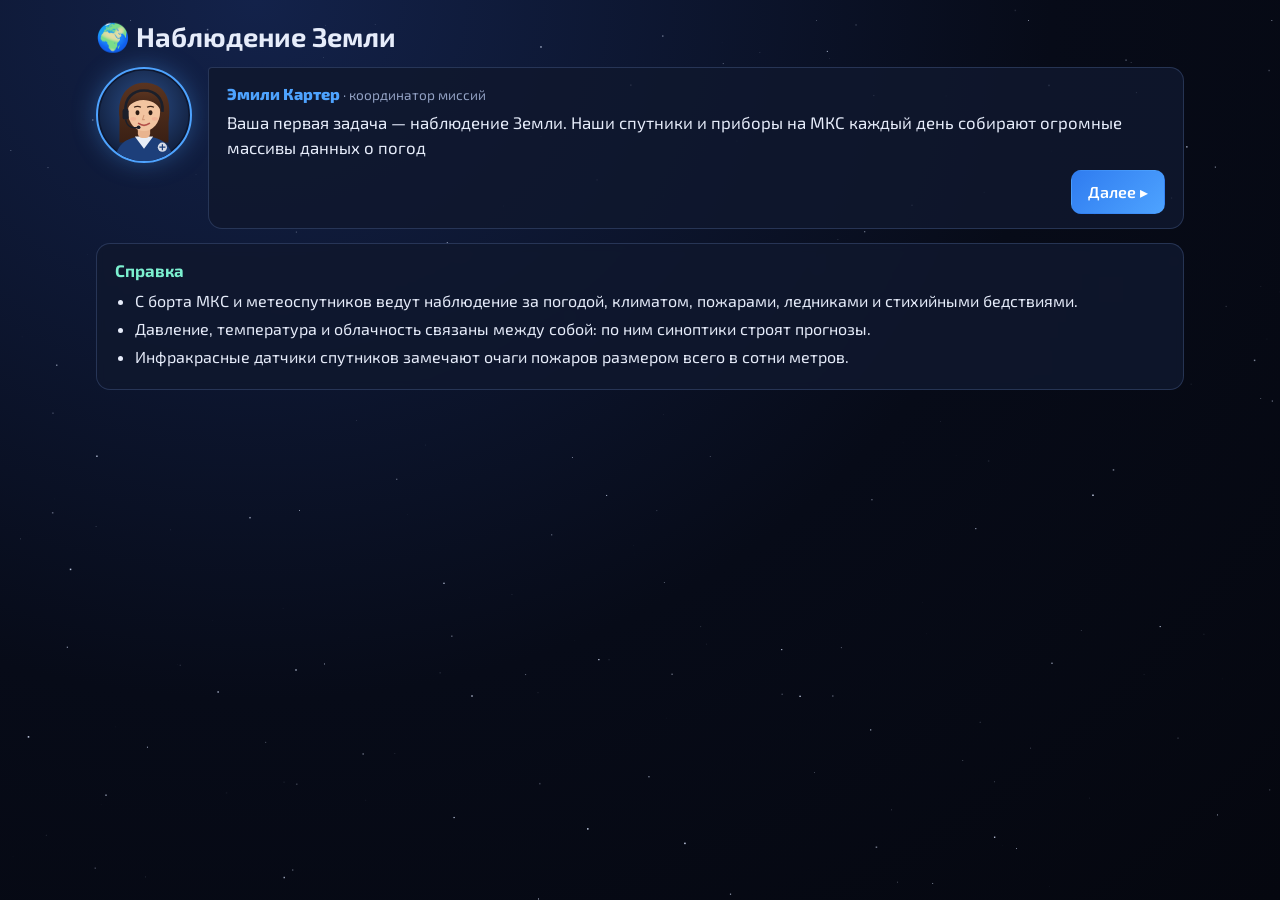
<file: embed/earth.html>
<!doctype html>
<html lang="ru">
<head>
<meta charset="utf-8">
<meta name="viewport" content="width=device-width, initial-scale=1">
<title>Наблюдение Земли</title>
<link href="https://fonts.googleapis.com/css2?family=Exo+2:wght@400;600;800&display=swap" rel="stylesheet">
<style>
:root {
  --bg: #05070f;
  --panel: rgba(16, 24, 46, 0.86);
  --panel-2: rgba(26, 38, 70, 0.9);
  --line: rgba(130, 160, 230, 0.22);
  --text: #e6ecfa;
  --muted: #93a2c4;
  --accent: #4ea3ff;
  --accent-2: #7cf0d0;
  --warn: #ffb547;
  --bad: #ff5d6c;
  --good: #4fe08a;
  --gold: #ffd25a;
  --radius: 14px;
}
* { box-sizing: border-box; }
html, body { margin: 0; min-height: 100%; }
body {
  background: radial-gradient(ellipse at 20% 0%, #13224a 0%, #070b18 55%, var(--bg) 100%) fixed;
  color: var(--text);
  font-family: 'Exo 2', system-ui, -apple-system, 'Segoe UI', Roboto, sans-serif;
  font-size: 16px;
  line-height: 1.5;
  overflow-x: hidden;
}
#stars { position: fixed; inset: 0; z-index: 0; pointer-events: none; }
#app { position: relative; z-index: 1; max-width: 1120px; margin: 0 auto; padding: 20px 16px 60px; }
h1, h2, h3, h4 { margin: 0 0 .5em; line-height: 1.2; }
h2 { font-size: 1.7rem; }
h4 { font-size: 1.05rem; color: var(--accent-2); }
.muted { color: var(--muted); }
.small { font-size: .85rem; }
.hidden { display: none !important; }
.row { display: flex; gap: 10px; align-items: center; flex-wrap: wrap; }
.row.center { justify-content: center; }
.gap { gap: 14px; }
.screen { animation: fadein .35s ease; }
@keyframes fadein { from { opacity: 0; transform: translateY(8px); } to { opacity: 1; transform: none; } }

.card { background: var(--panel); border: 1px solid var(--line); border-radius: var(--radius); padding: 16px 18px; margin: 14px 0; backdrop-filter: blur(4px); }
.badge { display: inline-block; background: var(--accent); color: #031021; font-weight: 800; font-size: .75rem; padding: 2px 8px; border-radius: 99px; text-transform: uppercase; letter-spacing: .04em; }

.btn {
  font: inherit; font-weight: 600; color: var(--text); background: var(--panel-2); border: 1px solid var(--line);
  border-radius: 10px; padding: 9px 16px; cursor: pointer; transition: transform .1s, background .2s, border-color .2s;
}
.btn:hover { border-color: var(--accent); background: #22355f; }
.btn:active { transform: scale(.97); }
.btn:disabled { opacity: .45; cursor: not-allowed; }
.btn-primary { background: linear-gradient(135deg, #2f7cf0, #4ea3ff); border-color: transparent; color: #fff; }
.btn-primary:hover { background: linear-gradient(135deg, #3d8cff, #6db5ff); }
.btn.big { font-size: 1.1rem; padding: 13px 26px; }
.btn.small { font-size: .85rem; padding: 6px 12px; }
.btn.ghost { background: transparent; }
.btn.good { background: #1c6b45; border-color: #2fae6d; }
.btn.danger { background: #6b1c26; border-color: #c43a4b; }
.btn.sel { border-color: var(--accent-2); box-shadow: 0 0 0 2px rgba(124, 240, 208, .35) inset; }
input, select { font: inherit; color: var(--text); background: #0c1428; border: 1px solid var(--line); border-radius: 8px; padding: 8px 12px; }
input[type=range] { padding: 0; accent-color: var(--accent); width: 100%; }

/* ---------- Титул ---------- */
.title-screen { text-align: center; padding-top: 7vh; }
.title-screen h1 { font-size: clamp(2.2rem, 7vw, 4rem); font-weight: 800; letter-spacing: .02em; background: linear-gradient(90deg, #9fd0ff, #fff, #7cf0d0); -webkit-background-clip: text; background-clip: text; color: transparent; }
.lead { color: var(--muted); font-size: 1.2rem; margin-bottom: 2em; }
.title-actions { display: flex; flex-direction: column; align-items: center; gap: 12px; }
.logo-orbit { position: relative; width: 180px; height: 180px; margin: 0 auto 20px; }
.planet { position: absolute; inset: 40px; border-radius: 50%; background: radial-gradient(circle at 35% 30%, #8fd0ff, #2a6bd1 45%, #0b2453 75%); box-shadow: 0 0 60px rgba(78, 163, 255, .45); }
.ring { position: absolute; inset: 10px; border-radius: 50%; border: 1px dashed rgba(160, 200, 255, .4); }
.sat { position: absolute; left: 50%; top: 50%; font-size: 26px; transform-origin: 0 0; animation: orbit 8s linear infinite; }
@keyframes orbit { from { transform: rotate(0deg) translate(80px) rotate(0deg); } to { transform: rotate(360deg) translate(80px) rotate(-360deg); } }

/* ---------- Диалог ---------- */
.dialog { display: flex; gap: 16px; align-items: flex-start; margin: 14px 0; animation: fadein .3s ease; }
.avatar { flex: 0 0 96px; width: 96px; height: 96px; border-radius: 50%; border: 2px solid var(--accent); box-shadow: 0 0 24px rgba(78, 163, 255, .35); overflow: hidden; background: #0d1730; }
.avatar-svg { width: 100%; height: 100%; display: block; }
.bubble { flex: 1; background: var(--panel); border: 1px solid var(--line); border-radius: 4px var(--radius) var(--radius) var(--radius); padding: 14px 18px; min-height: 96px; }
.speaker { font-weight: 800; color: var(--accent); margin-bottom: 4px; }
.speaker span { font-weight: 400; color: var(--muted); font-size: .85rem; }
.speech { min-height: 3em; font-size: 1.05rem; }
.dialog-actions { text-align: right; margin-top: 10px; }
.intro { padding-top: 6vh; max-width: 760px; margin: 0 auto; }
.name-form label { display: block; margin-bottom: 6px; color: var(--muted); }
.name-form input { flex: 1; min-width: 180px; }

.hint { display: flex; gap: 10px; align-items: center; background: rgba(20, 40, 80, .75); border: 1px solid var(--line); border-radius: 12px; padding: 8px 12px; margin: 8px 0; }
.mini-avatar { flex: 0 0 40px; width: 40px; height: 40px; border-radius: 50%; overflow: hidden; border: 1px solid var(--accent); }
.hint-text { font-size: .95rem; }

/* ---------- Роли ---------- */
.roles { text-align: center; padding-top: 3vh; }
.role-cards { display: grid; grid-template-columns: repeat(auto-fit, minmax(280px, 1fr)); gap: 18px; margin-top: 24px; text-align: left; }
.role-card { font: inherit; color: inherit; text-align: left; cursor: pointer; background: var(--panel); border: 1px solid var(--line); border-radius: var(--radius); padding: 22px; transition: transform .15s, border-color .2s, box-shadow .2s; }
.role-card:hover { transform: translateY(-4px); border-color: var(--accent); box-shadow: 0 10px 40px rgba(78, 163, 255, .2); }
.role-icon { font-size: 3rem; }
.role-card ul { padding-left: 0; list-style: none; margin: 10px 0 0; color: var(--muted); }
.role-card li { padding: 3px 0; }

/* ---------- Меню ---------- */
.menu-head { display: flex; justify-content: space-between; align-items: flex-end; gap: 12px; flex-wrap: wrap; }
.menu-stats { display: flex; gap: 10px; align-items: center; flex-wrap: wrap; }
.stars-big { color: var(--gold); font-weight: 800; font-size: 1.2rem; }
.cat { margin-top: 22px; }
.mission-grid { display: grid; grid-template-columns: repeat(auto-fill, minmax(300px, 1fr)); gap: 12px; }
.mission-card { font: inherit; color: inherit; text-align: left; display: flex; gap: 14px; align-items: center; background: var(--panel); border: 1px solid var(--line); border-radius: var(--radius); padding: 14px; cursor: pointer; transition: transform .15s, border-color .2s; }
.mission-card:hover { transform: translateY(-3px); border-color: var(--accent); }
.m-icon { font-size: 2.2rem; flex: 0 0 auto; }
.m-body { flex: 1; }
.m-body h4 { margin: 0 0 2px; color: var(--text); }
.m-body p { margin: 0; color: var(--muted); font-size: .88rem; }
.m-score { display: flex; flex-direction: column; align-items: flex-end; gap: 2px; }
.stars { color: var(--gold); letter-spacing: 2px; }
.stars.huge { font-size: 2.4rem; }

/* ---------- Брифинг/миссия/итог ---------- */
.crumbs { display: flex; gap: 10px; align-items: center; margin-bottom: 12px; }
.brief-facts ul, .report { margin: 0; padding-left: 20px; }
.brief-facts li, .report li { margin: 4px 0; }
.brief-go { text-align: center; }
.controls-card { text-align: left; }
.mission-bar { display: flex; justify-content: space-between; align-items: center; gap: 10px; margin-bottom: 4px; }
.mb-title { font-weight: 800; font-size: 1.25rem; }
.result { text-align: center; }
.result .card { text-align: left; }
.result-score { text-align: center !important; }
.score-num { font-size: 4rem; font-weight: 800; line-height: 1; }
.score-num span { font-size: 1.4rem; color: var(--muted); }
.result-talk { text-align: left; }

/* ---------- Игровые элементы ---------- */
.game-canvas { display: block; width: 100%; height: auto; background: #000; border-radius: 12px; border: 1px solid var(--line); touch-action: none; user-select: none; }
.stage-title { display: flex; justify-content: space-between; align-items: center; gap: 10px; flex-wrap: wrap; margin: 6px 0 8px; }
.stage-title h3 { margin: 0; }
.steps { display: flex; gap: 6px; flex-wrap: wrap; }
.step { font-size: .8rem; padding: 3px 10px; border-radius: 99px; border: 1px solid var(--line); color: var(--muted); }
.step.on { border-color: var(--accent); color: var(--text); background: rgba(78, 163, 255, .15); }
.step.done { border-color: var(--good); color: var(--good); }
.choices { display: flex; flex-wrap: wrap; gap: 10px; margin: 10px 0; }
.choice { font: inherit; color: inherit; cursor: pointer; background: var(--panel-2); border: 1px solid var(--line); border-radius: 12px; padding: 12px 16px; text-align: left; flex: 1 1 200px; transition: border-color .2s; }
.choice:hover { border-color: var(--accent); }
.choice.sel { border-color: var(--accent-2); background: rgba(124, 240, 208, .1); }
.choice.right { border-color: var(--good); background: rgba(79, 224, 138, .12); }
.choice.wrong { border-color: var(--bad); background: rgba(255, 93, 108, .12); }
.choice b { display: block; }
.grid-2 { display: grid; grid-template-columns: 1fr 1fr; gap: 14px; }
@media (max-width: 760px) { .grid-2 { grid-template-columns: 1fr; } }
.meter { height: 12px; background: #0b1326; border-radius: 6px; overflow: hidden; border: 1px solid var(--line); position: relative; }
.meter > i { display: block; height: 100%; background: var(--accent); transition: width .15s; }
.meter .zone { position: absolute; top: 0; bottom: 0; background: rgba(79, 224, 138, .28); border-left: 1px solid var(--good); border-right: 1px solid var(--good); }
.kv { display: grid; grid-template-columns: auto 1fr; gap: 4px 14px; }
.ok { color: var(--good); }
.bad { color: var(--bad); }
.warn { color: var(--warn); }
table.data { width: 100%; border-collapse: collapse; font-size: .92rem; }
table.data th, table.data td { padding: 6px 8px; border-bottom: 1px solid var(--line); text-align: left; }
table.data tr.pick { cursor: pointer; }
table.data tr.pick:hover td { background: rgba(78, 163, 255, .1); }
.toast { position: fixed; left: 50%; bottom: 30px; transform: translateX(-50%); background: var(--panel-2); border: 1px solid var(--accent); padding: 10px 18px; border-radius: 10px; z-index: 50; animation: fadein .2s; max-width: 90vw; }
.overlay { position: absolute; inset: 0; background: rgba(3, 6, 15, .82); display: flex; align-items: center; justify-content: center; border-radius: 12px; z-index: 5; padding: 10px; }
.overlay .card { max-width: 560px; width: 100%; }
.canvas-wrap { position: relative; }

/* Сенсорные кнопки */
.touch-pad { display: none; justify-content: space-between; gap: 10px; margin-top: 10px; user-select: none; }
.touch-group { display: flex; gap: 6px; flex-wrap: nowrap; }
.touch-btn { width: 56px; height: 56px; font-size: 1.2rem; border-radius: 12px; border: 1px solid var(--line); background: var(--panel-2); color: var(--text); touch-action: none; }
.touch-btn.wide { width: auto; padding: 0 14px; font-size: .95rem; }
.touch-btn.on { background: var(--accent); }
@media (pointer: coarse) { .touch-pad { display: flex; } }

/* База */
.base-layout { display: grid; grid-template-columns: 1fr 300px; gap: 14px; }
@media (max-width: 900px) { .base-layout { grid-template-columns: 1fr; } }
.base-grid { display: grid; gap: 2px; background: #0a0f1e; padding: 2px; border-radius: 10px; border: 1px solid var(--line); }
.cell { aspect-ratio: 1; border-radius: 4px; display: flex; align-items: center; justify-content: center; font-size: clamp(.8rem, 2.4vw, 1.4rem); cursor: pointer; position: relative; }
.cell.t-R { background: linear-gradient(135deg, #b9b6ad, #8f8c84); }
.cell.t-p { background: #6f6c66; }
.cell.t-C { background: #1d2333; cursor: not-allowed; }
.cell.t-X { background: repeating-linear-gradient(45deg, #4e4b46, #4e4b46 4px, #3c3a36 4px, #3c3a36 8px); cursor: not-allowed; }
.cell:hover { outline: 2px solid var(--accent); z-index: 1; }
.cell.badplace { box-shadow: inset 0 0 0 2px var(--bad); }
.palette { display: flex; flex-direction: column; gap: 6px; }
.pal-item { font: inherit; color: inherit; display: flex; justify-content: space-between; gap: 8px; align-items: center; background: var(--panel-2); border: 1px solid var(--line); border-radius: 10px; padding: 7px 10px; cursor: pointer; text-align: left; }
.pal-item.sel { border-color: var(--accent-2); background: rgba(124, 240, 208, .12); }
.checklist { list-style: none; padding: 0; margin: 0; font-size: .9rem; }
.checklist li { padding: 3px 0; }

/* ISRU */
.isru-machine { display: grid; grid-template-columns: 1.4fr 2fr 70px; gap: 10px; align-items: center; padding: 6px 0; border-bottom: 1px dashed var(--line); }
@media (max-width: 640px) { .isru-machine { grid-template-columns: 1fr; } }
.stock { display: grid; grid-template-columns: repeat(auto-fit, minmax(130px, 1fr)); gap: 8px; }
.stock div { background: #0b1326; border: 1px solid var(--line); border-radius: 10px; padding: 8px 10px; }
.stock b { display: block; font-size: 1.2rem; }

/* Ретранслятор */
.relay-table td.slot { text-align: center; cursor: pointer; min-width: 44px; font-size: .8rem; }
.relay-table td.vis { background: rgba(79, 224, 138, .15); }
.relay-table td.act { background: rgba(78, 163, 255, .35); font-weight: 800; }
.relay-wrap { overflow-x: auto; }

/* Провода */
.wires { display: flex; justify-content: space-between; gap: 30px; margin: 14px 0; }
.wire-col { display: flex; flex-direction: column; gap: 10px; }
.wire { width: 90px; height: 32px; border-radius: 8px; border: 2px solid #0008; cursor: pointer; }
.wire.done { opacity: .35; cursor: default; }
.wire.sel { outline: 3px solid #fff; }

@media (max-width: 600px) {
  .dialog { gap: 10px; }
  .avatar { flex-basis: 60px; width: 60px; height: 60px; }
  .bubble { min-height: 60px; padding: 10px 12px; }
  h2 { font-size: 1.35rem; }
  .score-num { font-size: 3rem; }
  .touch-btn { width: 46px; height: 50px; font-size: 1rem; }
  .touch-btn.wide { padding: 0 10px; font-size: .85rem; }
}

</style>
</head>
<body>
<canvas id="stars" aria-hidden="true"></canvas>
<main id="app"></main>
<script>
/* ===== js/core.js ===== */
'use strict';
/* ===== Общие утилиты, состояние, ассистентка, реестр миссий ===== */

const $ = (sel, root = document) => root.querySelector(sel);
const $$ = (sel, root = document) => Array.from(root.querySelectorAll(sel));
function h(html) {
  const t = document.createElement('template');
  t.innerHTML = html.trim();
  return t.content.firstElementChild;
}
const clamp = (v, a, b) => Math.max(a, Math.min(b, v));
const lerp = (a, b, t) => a + (b - a) * t;
const dist = (x1, y1, x2, y2) => Math.hypot(x2 - x1, y2 - y1);
const fmt = (v, d = 0) => Number(v).toFixed(d);

/** Детерминированный генератор случайных чисел */
function rng(seed) {
  let a = seed >>> 0;
  const f = () => {
    a |= 0; a = (a + 0x6D2B79F5) | 0;
    let t = Math.imul(a ^ (a >>> 15), 1 | a);
    t = (t + Math.imul(t ^ (t >>> 7), 61 | t)) ^ t;
    return ((t ^ (t >>> 14)) >>> 0) / 4294967296;
  };
  f.range = (lo, hi) => lo + f() * (hi - lo);
  f.int = (lo, hi) => Math.floor(lo + f() * (hi - lo + 1));
  f.pick = (arr) => arr[Math.floor(f() * arr.length)];
  f.gauss = () => { let u = 0, v = 0; while (!u) u = f(); while (!v) v = f(); return Math.sqrt(-2 * Math.log(u)) * Math.cos(2 * Math.PI * v); };
  return f;
}
const R = rng(Date.now() % 1e9);
function shuffle(arr, r = R) {
  const a = arr.slice();
  for (let i = a.length - 1; i > 0; i--) { const j = Math.floor(r() * (i + 1)); [a[i], a[j]] = [a[j], a[i]]; }
  return a;
}

/** Область жизни: всё, что зарегистрировано, снимается при dispose() */
class Scope {
  constructor() { this.fns = []; this.alive = true; this.keys = {}; this._keys = false; }
  on(target, evt, fn, opts) { target.addEventListener(evt, fn, opts); this.fns.push(() => target.removeEventListener(evt, fn, opts)); }
  raf(fn) {
    let last = performance.now(), id = 0, stopped = false;
    const step = (t) => {
      if (!this.alive || stopped) return;
      const dt = Math.min(0.05, (t - last) / 1000); last = t;
      if (fn(dt, t) === false) { stopped = true; return; }
      id = requestAnimationFrame(step);
    };
    id = requestAnimationFrame(step);
    const stop = () => { stopped = true; cancelAnimationFrame(id); };
    this.fns.push(stop);
    return stop;
  }
  timeout(fn, ms) { const id = setTimeout(() => this.alive && fn(), ms); this.fns.push(() => clearTimeout(id)); return id; }
  interval(fn, ms) { const id = setInterval(() => this.alive && fn(), ms); this.fns.push(() => clearInterval(id)); return id; }
  trackKeys() {
    if (this._keys) return this.keys;
    this._keys = true;
    const block = ['ArrowUp', 'ArrowDown', 'ArrowLeft', 'ArrowRight', 'Space'];
    this.on(window, 'keydown', (e) => {
      if (e.target && /INPUT|TEXTAREA|SELECT/.test(e.target.tagName)) return;
      this.keys[e.code] = true;
      if (block.includes(e.code)) e.preventDefault();
    });
    this.on(window, 'keyup', (e) => { this.keys[e.code] = false; });
    this.on(window, 'blur', () => { for (const k in this.keys) this.keys[k] = false; });
    return this.keys;
  }
  dispose() { this.alive = false; this.fns.forEach((f) => { try { f(); } catch (e) { /* noop */ } }); this.fns = []; }
}

/** Экранные кнопки для сенсорных устройств: эмулируют клавиши */
function touchControls(scope, groups) {
  const wrap = h('<div class="touch-pad"></div>');
  for (const g of groups) {
    const grp = h('<div class="touch-group"></div>');
    for (const b of g) {
      const btn = h(`<button class="touch-btn" type="button">${b.label}</button>`);
      if (b.wide) btn.classList.add('wide');
      const down = (e) => { e.preventDefault(); btn.classList.add('on'); window.dispatchEvent(new KeyboardEvent('keydown', { code: b.code, key: b.code })); };
      const up = (e) => { e.preventDefault(); if (!btn.classList.contains('on')) return; btn.classList.remove('on'); window.dispatchEvent(new KeyboardEvent('keyup', { code: b.code, key: b.code })); };
      scope.on(btn, 'pointerdown', down);
      scope.on(btn, 'pointerup', up);
      scope.on(btn, 'pointerleave', up);
      scope.on(btn, 'pointercancel', up);
      grp.appendChild(btn);
    }
    wrap.appendChild(grp);
  }
  return wrap;
}

/** Координаты указателя в системе координат canvas */
function canvasPoint(canvas, e) {
  const r = canvas.getBoundingClientRect();
  return { x: (e.clientX - r.left) * (canvas.width / r.width), y: (e.clientY - r.top) * (canvas.height / r.height) };
}

/* ===== Сохранение ===== */
const Store = {
  key: 'space-missions-v1',
  data: { name: '', role: null, best: {} },
  load() { try { const s = JSON.parse(localStorage.getItem(this.key)); if (s) this.data = Object.assign(this.data, s); } catch (e) { /* noop */ } return this.data; },
  save() { try { localStorage.setItem(this.key, JSON.stringify(this.data)); } catch (e) { /* noop */ } },
  reset() { this.data = { name: '', role: null, best: {} }; try { localStorage.removeItem(this.key); } catch (e) { /* noop */ } },
};
const starsFor = (score) => (score >= 90 ? 3 : score >= 70 ? 2 : score >= 40 ? 1 : 0);
const starStr = (n) => '★'.repeat(n) + '☆'.repeat(3 - n);

/* ===== Ассистентка ===== */
const ASSISTANT = { name: 'Эмили Картер', title: 'координатор миссий' };
const AVATAR_SVG = `
<svg viewBox="0 0 120 120" class="avatar-svg" aria-hidden="true">
  <defs>
    <radialGradient id="avbg" cx="50%" cy="40%" r="70%"><stop offset="0" stop-color="#2b4f8a"/><stop offset="1" stop-color="#0d1730"/></radialGradient>
    <linearGradient id="avhair" x1="0" y1="0" x2="0" y2="1"><stop offset="0" stop-color="#5a3420"/><stop offset="1" stop-color="#3a2014"/></linearGradient>
  </defs>
  <circle cx="60" cy="60" r="58" fill="url(#avbg)"/>
  <path d="M28 64 C24 30 44 18 60 18 C80 18 98 30 92 70 L92 96 L28 96 Z" fill="url(#avhair)"/>
  <path d="M22 120 C24 96 40 88 60 88 C80 88 96 96 98 120 Z" fill="#1d3f7a"/>
  <path d="M48 88 L60 104 L72 88 Z" fill="#e9eef7"/>
  <rect x="52" y="74" width="16" height="16" rx="6" fill="#e9b48f"/>
  <ellipse cx="60" cy="56" rx="21" ry="25" fill="#f2c4a0"/>
  <path d="M38 52 C40 30 58 28 66 30 C76 32 84 40 82 54 C76 42 62 38 50 42 C44 44 40 48 38 52 Z" fill="url(#avhair)"/>
  <ellipse cx="51.5" cy="57" rx="2.6" ry="3.2" fill="#2a1a12"/>
  <ellipse cx="68.5" cy="57" rx="2.6" ry="3.2" fill="#2a1a12"/>
  <path d="M47 50 Q51.5 47.5 56 50" stroke="#3a2014" stroke-width="1.6" fill="none"/>
  <path d="M64 50 Q68.5 47.5 73 50" stroke="#3a2014" stroke-width="1.6" fill="none"/>
  <path d="M60 60 L58 66 L61 66" stroke="#d49a78" stroke-width="1.4" fill="none"/>
  <path d="M53 71 Q60 76 67 71" stroke="#b5524a" stroke-width="2.2" fill="none" stroke-linecap="round"/>
  <ellipse cx="46" cy="65" rx="4" ry="2.4" fill="#f0a08a" opacity=".45"/>
  <ellipse cx="74" cy="65" rx="4" ry="2.4" fill="#f0a08a" opacity=".45"/>
  <path d="M36 56 C34 38 46 28 60 28 C74 28 86 38 84 56" stroke="#1b1f2a" stroke-width="3.5" fill="none"/>
  <rect x="32" y="52" width="8" height="14" rx="3" fill="#1b1f2a"/>
  <path d="M36 66 C38 76 46 78 52 76" stroke="#1b1f2a" stroke-width="2" fill="none"/>
  <circle cx="53" cy="76" r="2.4" fill="#1b1f2a"/>
  <circle cx="84" cy="102" r="6" fill="#d8dde8"/><path d="M80 102 h8 M84 98 v8" stroke="#1d3f7a" stroke-width="1.6"/>
</svg>`;

/** Диалог с ассистенткой. lines: строки (можно HTML). Возвращает Promise, завершается после последней реплики */
function talk(container, lines, opts = {}) {
  return new Promise((resolve) => {
    const box = h(`
      <div class="dialog">
        <div class="avatar">${AVATAR_SVG}</div>
        <div class="bubble">
          <div class="speaker">${ASSISTANT.name} <span>· ${ASSISTANT.title}</span></div>
          <div class="speech"></div>
          <div class="dialog-actions"><button class="btn btn-primary next" type="button">Далее ▸</button></div>
        </div>
      </div>`);
    container.appendChild(box);
    const speech = $('.speech', box);
    const next = $('.next', box);
    let i = 0, typing = null, full = '';
    const show = () => {
      full = lines[i];
      const plain = full.replace(/<[^>]+>/g, '');
      let n = 0;
      speech.textContent = '';
      clearInterval(typing);
      typing = setInterval(() => {
        n += 2;
        if (n >= plain.length) { clearInterval(typing); typing = null; speech.innerHTML = full; return; }
        speech.textContent = plain.slice(0, n);
      }, 16);
      next.textContent = i === lines.length - 1 ? (opts.lastLabel || 'Понятно ✓') : 'Далее ▸';
    };
    const advance = () => {
      if (typing) { clearInterval(typing); typing = null; speech.innerHTML = full; return; }
      i++;
      if (i >= lines.length) {
        if (opts.keep) { next.remove(); } else { box.remove(); }
        resolve();
        return;
      }
      show();
    };
    next.addEventListener('click', advance);
    show();
  });
}

/** Короткая подсказка ассистентки внутри миссии */
function hintBox(text) {
  return h(`<div class="hint"><div class="mini-avatar">${AVATAR_SVG}</div><div class="hint-text">${text}</div></div>`);
}

/* ===== Реестр миссий ===== */
const Missions = {
  list: [],
  register(m) { this.list.push(m); },
  get(id) { return this.list.find((m) => m.id === id); },
};
const CATEGORIES = {
  orbit: { title: '🛰 Околоземная орбита', sub: 'МКС, Тяньгун' },
  moon: { title: '🌕 Полёты к Луне', sub: 'Artemis и разведка южного полюса' },
  mars: { title: '🔴 Полёты к Марсу', sub: 'Пока туда летают только роботы' },
};
const ROLES = {
  pilot: { title: 'Пилот', icon: '👨‍🚀', desc: 'Участвует в миссиях, которые требуют личного присутствия: выходы в открытый космос, испытательные полёты, высадка и работа на Луне.' },
  scientist: { title: 'Учёный', icon: '🔬', desc: 'Работает над удалёнными миссиями: наблюдение Земли, управление спутниками, съёмка Луны, орбитальные аппараты и марсоходы.' },
};

/* ===== Звёздный фон ===== */
(function starfield() {
  const c = document.getElementById('stars');
  if (!c) return;
  const ctx = c.getContext('2d');
  let stars = [];
  const resize = () => {
    c.width = innerWidth; c.height = innerHeight;
    stars = Array.from({ length: Math.round((c.width * c.height) / 5000) }, () => ({
      x: Math.random() * c.width, y: Math.random() * c.height, r: Math.random() * 1.4 + 0.2, p: Math.random() * 6.28, s: 0.3 + Math.random() * 1.2,
    }));
  };
  resize();
  addEventListener('resize', resize);
  const draw = (t) => {
    ctx.clearRect(0, 0, c.width, c.height);
    for (const s of stars) {
      const a = 0.45 + 0.45 * Math.sin(s.p + t * 0.001 * s.s);
      ctx.fillStyle = `rgba(220,230,255,${a})`;
      ctx.fillRect(s.x, s.y, s.r, s.r);
    }
    requestAnimationFrame(draw);
  };
  requestAnimationFrame(draw);
})();

/* ===== js/missions/earth.js ===== */
'use strict';
/* Миссия 1. Наблюдение Земли: анализ спутниковых данных о погоде и прогноз + поиск пожаров */
(function () {
  const REGIONS = {
    moscow: { name: 'Москва', flag: '🇷🇺', base: 5.8, amp: 13, hemi: 1, note: 'умеренный континентальный климат' },
    sandiego: { name: 'Сан-Диего', flag: '🇺🇸', base: 17.5, amp: 4.5, hemi: 1, note: 'мягкий средиземноморский климат' },
    sydney: { name: 'Сидней', flag: '🇦🇺', base: 18.2, amp: 5, hemi: -1, note: 'Южное полушарие — сезоны наоборот' },
  };
  const PERIODS = {
    week: { name: 'Неделя', desc: 'Ежедневные данные за 2 недели: температура, давление, осадки. Прогноз на 7 дней.' },
    month: { name: 'Месяц', desc: 'Ежедневные данные за 3 месяца. Прогноз средней температуры на 4 недели вперёд.' },
    year: { name: 'Год', desc: 'Среднемесячные данные за 3 года. Прогноз на 12 месяцев вперёд.' },
  };
  const TODAY_DOY = 318; // 14 ноября
  const MONTHS = ['янв', 'фев', 'мар', 'апр', 'май', 'июн', 'июл', 'авг', 'сен', 'окт', 'ноя', 'дек'];

  const seasonT = (reg, doy) => reg.base - reg.hemi * reg.amp * Math.cos((2 * Math.PI * (doy - 15)) / 365);
  function doyLabel(doy) {
    const d = new Date(Date.UTC(2026, 0, 1) + (doy - 1) * 864e5);
    return `${String(d.getUTCDate()).padStart(2, '0')}.${String(d.getUTCMonth() + 1).padStart(2, '0')}`;
  }

  function generate(reg, period) {
    const r = rng(Math.floor(Math.random() * 1e9));
    if (period === 'week') {
      const phi = r.range(0, Math.PI * 2), A = r.range(8, 12), per = r.range(7.5, 9.5);
      const all = [];
      for (let i = 0; i < 21; i++) {
        const doy = TODAY_DOY - 14 + i;
        const p = 1013 + A * Math.sin((2 * Math.PI * i) / per + phi) + r.gauss() * 1.2;
        const t = seasonT(reg, doy) + 0.28 * (p - 1013) + r.gauss() * 0.7;
        const rain = p < 1007 ? (1007 - p) * 1.6 + r.range(0, 3) : 0;
        all.push({ x: i, t, p, rain, label: doyLabel(doy) });
      }
      const rainyDays = all.slice(14).filter((d) => d.rain > 0.5).length;
      const opts = ['0 дней', '1–2 дня', '3–4 дня', '5–7 дней'];
      const correct = rainyDays === 0 ? 0 : rainyDays <= 2 ? 1 : rainyDays <= 4 ? 2 : 3;
      return {
        domain: [0, 20], hist: all.slice(0, 14), actual: all.slice(14),
        fore: all.slice(14).map((d) => ({ x: d.x, v: all[13].t, real: d.t })),
        unit: 'день', hasP: true,
        question: { text: 'Сколько дней с осадками ожидается на следующей неделе?', opts, correct, explain: `Дождь идёт, когда давление падает ниже ~1007 гПа. Фактически дождливых дней: ${rainyDays}.` },
        lesson: 'При падении атмосферного давления приходит циклон: облачно, прохладнее, осадки. Рост давления — антициклон: ясно и сухо. Колебания давления повторяются с периодом примерно 7–10 дней.',
      };
    }
    if (period === 'month') {
      const phi = r.range(0, 6.28);
      const all = [];
      for (let i = 0; i < 118; i++) {
        const doy = TODAY_DOY - 90 + i;
        const t = seasonT(reg, doy) + 2.8 * Math.sin((2 * Math.PI * i) / 9 + phi) + r.gauss() * 1.1;
        all.push({ x: i, t, label: doyLabel(doy) });
      }
      const hist = all.slice(0, 90), act = all.slice(90);
      const fore = [0, 1, 2, 3].map((k) => {
        const wk = act.slice(k * 7, k * 7 + 7);
        return { x: 90 + k * 7 + 3, v: hist[89].t, real: wk.reduce((s, d) => s + d.t, 0) / wk.length };
      });
      const lastMean = hist.slice(-28).reduce((s, d) => s + d.t, 0) / 28;
      const nextMean = fore.reduce((s, f) => s + f.real, 0) / 4;
      const diff = nextMean - lastMean;
      const correct = diff > 1 ? 0 : diff < -1 ? 2 : 1;
      return {
        domain: [0, 117], hist, actual: act, fore, unit: 'день', hasP: false,
        question: { text: 'Какой тренд температуры будет в следующем месяце?', opts: ['Потепление', 'Без изменений', 'Похолодание'], correct, explain: `Средняя температура изменится на ${diff > 0 ? '+' : ''}${fmt(diff, 1)} °C по сравнению с последними 4 неделями.` },
        lesson: 'На масштабе месяца главную роль играет смена сезонов: важно понимать, в каком полушарии находится регион. Короткие колебания по 1–2 недели — это проходящие циклоны и антициклоны.',
      };
    }
    // year
    const trend = r.range(0.25, 0.45);
    const all = [];
    for (let i = 0; i < 48; i++) {
      const m = i % 12, yr = Math.floor(i / 12);
      const t = seasonT(reg, m * 30.4 + 15) + trend * yr + r.gauss() * 0.6;
      all.push({ x: i, t, label: `${MONTHS[m]} ${2023 + yr}` });
    }
    const hist = all.slice(0, 36), act = all.slice(36);
    const meanHist = hist.reduce((s, d) => s + d.t, 0) / 36;
    const fore = act.map((d) => ({ x: d.x, v: meanHist, real: d.t }));
    const lastY = hist.slice(24).reduce((s, d) => s + d.t, 0) / 12;
    const nextY = act.reduce((s, d) => s + d.t, 0) / 12;
    const diff = nextY - lastY;
    const correct = diff > 0.2 ? 0 : diff < -0.2 ? 2 : 1;
    return {
      domain: [0, 47], hist, actual: act, fore, unit: 'месяц', hasP: false,
      question: { text: 'Каким будет следующий год в среднем по сравнению с прошлым?', opts: ['Теплее', 'Примерно так же', 'Холоднее'], correct, explain: `Среднегодовая температура изменится на ${diff > 0 ? '+' : ''}${fmt(diff, 2)} °C. ${diff > 0.2 ? 'Это проявление долгосрочного потепления климата.' : 'Тренд потепления есть, но в этом году его скрыли естественные колебания погоды.'}` },
      lesson: 'Годовой график — это сезонная волна плюс медленный тренд. Спутники фиксируют, что каждый год в среднем немного теплее предыдущего: это глобальное потепление.',
    };
  }

  function drawChart(ctx, data, showActual) {
    const W = ctx.canvas.width, H = ctx.canvas.height;
    const pad = { l: 54, r: data.hasP ? 66 : 20, t: 20, b: 44 };
    const all = data.hist.map((d) => d.t).concat(data.actual.map((d) => d.t), data.fore.map((f) => f.v));
    const lo = Math.floor(Math.min(...all) - 3), hi = Math.ceil(Math.max(...all) + 3);
    const X = (x) => pad.l + ((x - data.domain[0]) / (data.domain[1] - data.domain[0])) * (W - pad.l - pad.r);
    const Y = (v) => pad.t + (1 - (v - lo) / (hi - lo)) * (H - pad.t - pad.b);
    const PY = (p) => pad.t + (1 - (p - 990) / (1036 - 990)) * (H - pad.t - pad.b);
    data._map = { X, Y, lo, hi, pad, inv: (py) => lo + (1 - (py - pad.t) / (H - pad.t - pad.b)) * (hi - lo) };

    ctx.fillStyle = '#071024'; ctx.fillRect(0, 0, W, H);
    const fx0 = X(data.hist[data.hist.length - 1].x + 0.5);
    ctx.fillStyle = 'rgba(78,163,255,0.08)'; ctx.fillRect(fx0, pad.t, W - pad.r - fx0, H - pad.t - pad.b);
    ctx.fillStyle = '#7fb6ff'; ctx.font = '13px "Exo 2", sans-serif';
    ctx.fillText('ПРОГНОЗ', fx0 + 8, pad.t + 16);

    // сетка
    ctx.strokeStyle = 'rgba(140,170,230,0.12)'; ctx.lineWidth = 1; ctx.fillStyle = '#93a2c4'; ctx.textAlign = 'right';
    const step = (hi - lo) > 24 ? 5 : 2;
    for (let v = Math.ceil(lo / step) * step; v <= hi; v += step) {
      ctx.beginPath(); ctx.moveTo(pad.l, Y(v)); ctx.lineTo(W - pad.r, Y(v)); ctx.stroke();
      ctx.fillText(`${v}°`, pad.l - 8, Y(v) + 4);
    }
    if (data.hasP) {
      ctx.textAlign = 'left'; ctx.fillStyle = '#6fb0d8';
      for (let p = 995; p <= 1025; p += 10) ctx.fillText(`${p}`, W - pad.r + 6, PY(p) + 4);
      ctx.fillText('гПа', W - pad.r + 6, pad.t + 4);
    }
    // подписи оси X
    ctx.textAlign = 'center'; ctx.fillStyle = '#93a2c4';
    const labs = data.hist.concat(data.actual);
    const every = Math.ceil(labs.length / 10);
    labs.forEach((d, i) => { if (i % every === 0) ctx.fillText(d.label, X(d.x), H - pad.b + 20); });

    // осадки
    if (data.hasP) {
      const bw = (X(1) - X(0)) * 0.5;
      const bars = data.hist.concat(showActual ? data.actual : []);
      bars.forEach((d) => { if (d.rain > 0) { ctx.fillStyle = 'rgba(90,160,255,0.55)'; const hh = d.rain * 6; ctx.fillRect(X(d.x) - bw / 2, H - pad.b - hh, bw, hh); } });
    }
    const line = (pts, color, width, dash) => {
      ctx.strokeStyle = color; ctx.lineWidth = width; ctx.setLineDash(dash || []);
      ctx.beginPath(); pts.forEach((p, i) => (i ? ctx.lineTo(p[0], p[1]) : ctx.moveTo(p[0], p[1]))); ctx.stroke(); ctx.setLineDash([]);
    };
    if (data.hasP) line(data.hist.map((d) => [X(d.x), PY(d.p)]), '#3fa6d8', 2, [5, 4]);
    line(data.hist.map((d) => [X(d.x), Y(d.t)]), '#ff9f43', 2.5);
    if (showActual) {
      if (data.hasP) line(data.actual.map((d) => [X(d.x), PY(d.p)]), 'rgba(63,166,216,0.7)', 2, [5, 4]);
      line([data.hist[data.hist.length - 1]].concat(data.actual).map((d) => [X(d.x), Y(d.t)]), '#4fe08a', 2.5);
      data.fore.forEach((f) => { ctx.fillStyle = '#4fe08a'; ctx.beginPath(); ctx.arc(X(f.x), Y(f.real), 4, 0, 7); ctx.fill(); });
    }
    // точки прогноза
    const last = data.hist[data.hist.length - 1];
    line([[X(last.x), Y(last.t)]].concat(data.fore.map((f) => [X(f.x), Y(f.v)])), '#ffffff', 2, [3, 3]);
    data.fore.forEach((f) => {
      ctx.fillStyle = '#fff'; ctx.strokeStyle = '#4ea3ff'; ctx.lineWidth = 3;
      ctx.beginPath(); ctx.arc(X(f.x), Y(f.v), 8, 0, 7); ctx.fill(); ctx.stroke();
    });
    // легенда
    ctx.textAlign = 'left'; ctx.font = '13px "Exo 2", sans-serif';
    let lx = pad.l + 8; const ly = H - 10;
    const leg = [['#ff9f43', 'Температура'], ['#fff', 'Ваш прогноз']];
    if (data.hasP) leg.push(['#3fa6d8', 'Давление'], ['rgba(90,160,255,0.8)', 'Осадки']);
    if (showActual) leg.push(['#4fe08a', 'Факт']);
    leg.forEach(([c, t]) => { ctx.fillStyle = c; ctx.fillRect(lx, ly - 9, 14, 8); ctx.fillStyle = '#c9d4ee'; ctx.fillText(t, lx + 18, ly); lx += ctx.measureText(t).width + 40; });
  }

  function start(root, api) {
    const S = api.scope;
    const state = { region: null, period: null };
    let total = { fore: 0, q: 0, fires: 0 };
    const details = [];

    // Шаг 1 — выбор региона и периода
    api.hint('Выберите регион наблюдения и период данных, который вам нужен.');
    root.innerHTML = '';
    const pick = h(`
      <div>
        <div class="card"><h4>1. Регион наблюдения</h4><div class="choices reg">${Object.entries(REGIONS).map(([k, r]) => `<button class="choice" data-r="${k}"><b>${r.flag} ${r.name}</b><span class="muted small">${r.note}</span></button>`).join('')}</div></div>
        <div class="card"><h4>2. Период данных</h4><div class="choices per">${Object.entries(PERIODS).map(([k, p]) => `<button class="choice" data-p="${k}"><b>${p.name}</b><span class="muted small">${p.desc}</span></button>`).join('')}</div></div>
        <div class="row center"><button class="btn btn-primary big" data-go disabled>Загрузить спутниковые данные ▸</button></div>
      </div>`);
    root.appendChild(pick);
    const go = $('[data-go]', pick);
    pick.addEventListener('click', (e) => {
      const r = e.target.closest('[data-r]'), p = e.target.closest('[data-p]');
      if (r) { state.region = r.dataset.r; $$('[data-r]', pick).forEach((b) => b.classList.toggle('sel', b === r)); }
      if (p) { state.period = p.dataset.p; $$('[data-p]', pick).forEach((b) => b.classList.toggle('sel', b === p)); }
      go.disabled = !(state.region && state.period);
      if (e.target.closest('[data-go]') && !go.disabled) forecastStep();
    });

    // Шаг 2 — анализ и прогноз
    function forecastStep() {
      const reg = REGIONS[state.region];
      const data = generate(reg, state.period);
      root.innerHTML = '';
      api.hint(`Данные со спутника по региону «${reg.name}» получены. Перетаскивайте белые точки в зоне прогноза, чтобы задать ожидаемую температуру, и ответьте на вопрос.`);
      const el = h(`
        <div>
          <div class="stage-title"><h3>${reg.flag} ${reg.name}: ${PERIODS[state.period].name.toLowerCase()}</h3><span class="muted small">Шаг 1 из 2 · прогноз погоды</span></div>
          <div class="card small"><b>Как ведёт себя погода:</b> ${data.lesson}</div>
          <canvas class="game-canvas" width="960" height="420"></canvas>
          <div class="card"><h4>${data.question.text}</h4><div class="choices q">${data.question.opts.map((o, i) => `<button class="choice" data-q="${i}"><b>${o}</b></button>`).join('')}</div>
          <div class="row center"><button class="btn btn-primary" data-send disabled>📡 Отправить прогноз</button></div></div>
        </div>`);
      root.appendChild(el);
      const cv = $('canvas', el), ctx = cv.getContext('2d');
      let answer = null, revealed = false, drag = null;
      const redraw = () => drawChart(ctx, data, revealed);
      redraw();
      const nearest = (pt) => {
        let best = null, bd = 1e9;
        data.fore.forEach((f, i) => { const d = Math.abs(data._map.X(f.x) - pt.x); if (d < bd) { bd = d; best = i; } });
        return bd < 40 ? best : null;
      };
      S.on(cv, 'pointerdown', (e) => {
        if (revealed) return;
        const p = canvasPoint(cv, e); const i = nearest(p);
        if (i == null) return;
        drag = i; cv.setPointerCapture(e.pointerId);
        data.fore[i].v = clamp(data._map.inv(p.y), data._map.lo, data._map.hi); redraw();
      });
      S.on(cv, 'pointermove', (e) => {
        if (drag == null) return;
        const p = canvasPoint(cv, e);
        data.fore[drag].v = clamp(data._map.inv(p.y), data._map.lo + 0.5, data._map.hi - 0.5); redraw();
      });
      S.on(cv, 'pointerup', () => { drag = null; });
      const send = $('[data-send]', el);
      $('.q', el).addEventListener('click', (e) => {
        const b = e.target.closest('[data-q]'); if (!b || revealed) return;
        answer = +b.dataset.q; $$('[data-q]', el).forEach((x) => x.classList.toggle('sel', x === b)); send.disabled = false;
      });
      send.addEventListener('click', () => {
        if (revealed) return;
        revealed = true; redraw();
        const mae = data.fore.reduce((s, f) => s + Math.abs(f.v - f.real), 0) / data.fore.length;
        total.fore = clamp(100 - mae * 15, 0, 100);
        const ok = answer === data.question.correct;
        total.q = ok ? 100 : 0;
        $$('[data-q]', el).forEach((x) => { const i = +x.dataset.q; if (i === data.question.correct) x.classList.add('right'); else if (i === answer) x.classList.add('wrong'); });
        details.push(`Средняя ошибка прогноза температуры: <b>${fmt(mae, 1)} °C</b> (точность ${Math.round(total.fore)}%)`);
        details.push(`Вопрос: ${ok ? '<span class="ok">верно</span>' : '<span class="bad">неверно</span>'} — ${data.question.explain}`);
        send.remove();
        const res = h(`<div class="card"><p>${ok ? '✅' : '❌'} ${data.question.explain}</p><p>Средняя ошибка вашего прогноза: <b>${fmt(mae, 1)} °C</b>. ${mae < 1.5 ? 'Отлично, уровень профессионального синоптика!' : mae < 3 ? 'Хороший результат.' : 'Прогноз заметно разошёлся с фактом — обратите внимание на тренд.'}</p>
          <div class="row center"><button class="btn btn-primary" data-next>Далее: мониторинг пожаров ▸</button></div></div>`);
        el.appendChild(res);
        api.hint('Зелёная линия — фактическая погода. Сравните её со своим прогнозом.');
        $('[data-next]', res).addEventListener('click', fireStep);
      });
    }

    // Шаг 3 — тепловой снимок, поиск очагов пожаров
    function fireStep() {
      root.innerHTML = '';
      api.hint('Срочно: инфракрасный датчик спутника фиксирует аномалии. Пожары — маленькие и очень горячие (белые) точки. Крупные оранжевые пятна — нагретые скалы и города, их отмечать не нужно.');
      const el = h(`<div><div class="stage-title"><h3>🔥 Мониторинг стихийных бедствий</h3><span class="muted small">Шаг 2 из 2 · найдено: <b class="found">0</b>/4 · время: <b class="timer">30</b> с</span></div>
        <canvas class="game-canvas" width="960" height="420" style="cursor:crosshair"></canvas></div>`);
      root.appendChild(el);
      const cv = $('canvas', el), ctx = cv.getContext('2d');
      const r = rng(Math.floor(Math.random() * 1e9));
      const W = cv.width, H = cv.height;
      // фон: плавное поле
      const lw = 240, lh = 105;
      const blobs = Array.from({ length: 18 }, () => ({ x: r() * lw, y: r() * lh, s: r.range(8, 30), a: r.range(0.1, 0.35) }));
      const decoys = Array.from({ length: 4 }, () => ({ x: r.range(20, lw - 20), y: r.range(15, lh - 15), s: r.range(6, 10), a: 0.55 }));
      const off = document.createElement('canvas'); off.width = lw; off.height = lh;
      const octx = off.getContext('2d'); const img = octx.createImageData(lw, lh);
      for (let y = 0; y < lh; y++) for (let x = 0; x < lw; x++) {
        let v = 0.15 + 0.05 * Math.sin(x * 0.11) * Math.cos(y * 0.13);
        for (const b of blobs.concat(decoys)) v += b.a * Math.exp(-((x - b.x) ** 2 + (y - b.y) ** 2) / (2 * b.s * b.s));
        v += (r() - 0.5) * 0.04; v = clamp(v, 0, 0.8);
        const i = (y * lw + x) * 4;
        img.data[i] = 255 * clamp(v * 1.8 - 0.3, 0, 1); img.data[i + 1] = 255 * clamp(v * 1.2 - 0.25, 0, 0.75); img.data[i + 2] = 255 * clamp(0.45 - v * 0.6 + 0.1, 0, 1); img.data[i + 3] = 255;
      }
      octx.putImageData(img, 0, 0);
      const fires = Array.from({ length: 4 }, () => ({ x: r.range(40, W - 40), y: r.range(40, H - 40), found: false }));
      const marks = [];
      let time = 30, misses = 0, over = false;
      const draw = () => {
        ctx.imageSmoothingEnabled = true; ctx.drawImage(off, 0, 0, W, H);
        fires.forEach((f) => {
          const g = ctx.createRadialGradient(f.x, f.y, 0, f.x, f.y, 9);
          g.addColorStop(0, '#fff'); g.addColorStop(0.4, '#fffbd0'); g.addColorStop(1, 'rgba(255,200,60,0)');
          ctx.fillStyle = g; ctx.beginPath(); ctx.arc(f.x, f.y, 9, 0, 7); ctx.fill();
        });
        marks.forEach((m) => { ctx.strokeStyle = m.ok ? '#4fe08a' : '#ff5d6c'; ctx.lineWidth = 3; ctx.beginPath(); ctx.arc(m.x, m.y, 16, 0, 7); ctx.stroke(); });
        ctx.fillStyle = 'rgba(0,0,0,.5)'; ctx.fillRect(0, 0, 250, 26);
        ctx.fillStyle = '#cfe'; ctx.font = '13px "Exo 2", sans-serif'; ctx.textAlign = 'left'; ctx.fillText('ИК-канал 3.9 мкм · разрешение 375 м', 8, 18);
      };
      draw();
      const end = () => {
        if (over) return; over = true;
        const found = fires.filter((f) => f.found).length;
        total.fires = clamp(found * 25 - misses * 8, 0, 100);
        details.push(`Обнаружено очагов пожара: <b>${found}/4</b>, ложных срабатываний: ${misses}`);
        const score = total.fore * 0.5 + total.q * 0.25 + total.fires * 0.25;
        S.timeout(() => api.finish(score, details), 900);
      };
      S.on(cv, 'pointerdown', (e) => {
        if (over) return;
        const p = canvasPoint(cv, e);
        const f = fires.find((ff) => !ff.found && dist(ff.x, ff.y, p.x, p.y) < 22);
        if (f) { f.found = true; marks.push({ x: f.x, y: f.y, ok: true }); } else { misses++; marks.push({ x: p.x, y: p.y, ok: false }); }
        $('.found', el).textContent = fires.filter((ff) => ff.found).length;
        draw();
        if (fires.every((ff) => ff.found)) end();
      });
      S.interval(() => { if (over) return; time--; $('.timer', el).textContent = time; if (time <= 0) end(); }, 1000);
    }
  }

  Missions.register({
    id: 'earth', role: 'scientist', cat: 'orbit', icon: '🌍', title: 'Наблюдение Земли',
    short: 'Погода, климат, пожары: анализ данных со спутника и прогноз',
    facts: [
      'С борта МКС и метеоспутников ведут наблюдение за погодой, климатом, пожарами, ледниками и стихийными бедствиями.',
      'Давление, температура и облачность связаны между собой: по ним синоптики строят прогнозы.',
      'Инфракрасные датчики спутников замечают очаги пожаров размером всего в сотни метров.',
    ],
    briefing: [
      'Ваша первая задача — наблюдение Земли. Наши спутники и приборы на МКС каждый день собирают огромные массивы данных о погоде и климате.',
      'Сначала выберите регион и период данных: неделю, месяц или год. Я покажу, как вела себя погода, и объясню закономерности.',
      'Затем вы составите прогноз на следующий такой же период — просто перетаскивайте точки на графике. После отправки сравним прогноз с фактом.',
      'И будьте готовы: в конце смены может поступить срочный снимок с очагами пожаров.',
    ],
    controls: 'Мышь или палец: выбор вариантов, перетаскивание точек прогноза, клики по тепловому снимку.',
    start,
  });
})();

/* ===== js/embed.js ===== */
'use strict';
/* Встраивание отдельных миссий в любой проект.
 *
 *   const game = SpaceMissions.mount('rover', document.getElementById('box'), {
 *     briefing: true,                       // показать брифинг ассистентки перед стартом
 *     onFinish: ({ id, score, stars, details }) => { ... },  // свой обработчик результата
 *   });
 *   game.restart();   // начать заново
 *   game.destroy();   // остановить и очистить контейнер
 *
 * Нужны: css/style.css, js/core.js, js/moon-art.js (для Луны), файл миссии и этот файл.
 */
(function () {
  function mount(id, container, opts = {}) {
    const m = Missions.get(id);
    if (!m) throw new Error(`Миссия «${id}» не найдена. Доступны: ${Missions.list.map((x) => x.id).join(', ')}`);
    let scope = null;

    const clear = () => { if (scope) { scope.dispose(); scope = null; } container.innerHTML = ''; };

    async function briefing() {
      clear();
      const el = h(`<section class="briefing screen">
        <h2>${m.icon} ${m.title}</h2>
        <div class="brief-talk"></div>
        <div class="brief-facts card"><h4>Справка</h4><ul>${m.facts.map((f) => `<li>${f}</li>`).join('')}</ul></div>
        <div class="brief-go hidden"><div class="card controls-card"><h4>Управление</h4><p>${m.controls}</p></div>
          <button class="btn btn-primary big" type="button">🚀 Начать миссию</button></div>
      </section>`);
      container.appendChild(el);
      $('.brief-go button', el).addEventListener('click', play);
      await talk($('.brief-talk', el), m.briefing, { keep: true, lastLabel: 'Всё ясно' });
      if (el.isConnected) $('.brief-go', el).classList.remove('hidden');
    }

    function play() {
      clear();
      scope = new Scope();
      const el = h(`<section class="mission screen">
        <div class="mission-bar"><div class="mb-title">${m.icon} ${m.title}</div></div>
        <div class="mission-hint"></div><div class="mission-root"></div></section>`);
      container.appendChild(el);
      const hintEl = $('.mission-hint', el);
      let finished = false;
      const api = {
        scope,
        hint(text) { hintEl.innerHTML = ''; if (text) hintEl.appendChild(hintBox(text)); },
        finish(score, details = []) {
          if (finished) return;
          finished = true;
          score = Math.round(clamp(score, 0, 100));
          const res = { id: m.id, score, stars: starsFor(score), details };
          if (opts.onFinish) { clear(); opts.onFinish(res); } else result(res);
        },
      };
      m.start($('.mission-root', el), api);
    }

    function result({ score, stars, details }) {
      clear();
      const el = h(`<section class="result screen">
        <h2>${m.icon} ${m.title}: ${score >= 40 ? 'миссия выполнена' : 'миссия провалена'}</h2>
        <div class="result-score card"><div class="score-num">${score}<span>/100</span></div><div class="stars huge">${starStr(stars)}</div></div>
        ${details.length ? `<div class="card"><h4>Отчёт о миссии</h4><ul class="report">${details.map((x) => `<li>${x}</li>`).join('')}</ul></div>` : ''}
        <div class="row center"><button class="btn btn-primary" type="button">↻ Пройти ещё раз</button></div></section>`);
      container.appendChild(el);
      $('button', el).addEventListener('click', start);
    }

    const start = () => (opts.briefing === false ? play() : briefing());
    start();
    return { restart: start, destroy: clear };
  }

  window.SpaceMissions = {
    mount,
    list: () => Missions.list.map(({ id, title, role, cat, icon, short }) => ({ id, title, role, cat, icon, short })),
  };
})();

SpaceMissions.mount('earth', document.getElementById('app'));
</script>
</body>
</html>
</file>
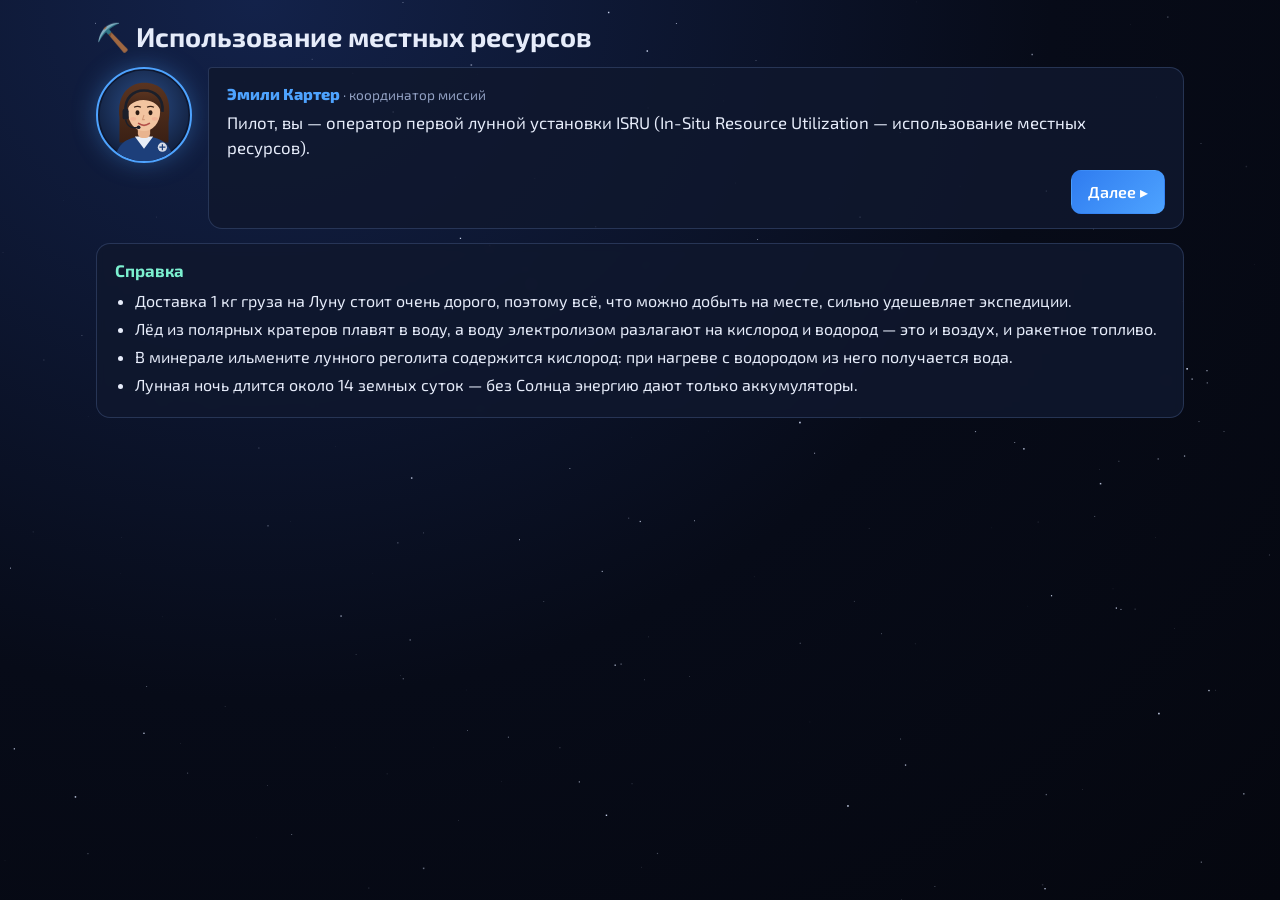
<file: embed/isru.html>
<!doctype html>
<html lang="ru">
<head>
<meta charset="utf-8">
<meta name="viewport" content="width=device-width, initial-scale=1">
<title>Использование местных ресурсов</title>
<link href="https://fonts.googleapis.com/css2?family=Exo+2:wght@400;600;800&display=swap" rel="stylesheet">
<style>
:root {
  --bg: #05070f;
  --panel: rgba(16, 24, 46, 0.86);
  --panel-2: rgba(26, 38, 70, 0.9);
  --line: rgba(130, 160, 230, 0.22);
  --text: #e6ecfa;
  --muted: #93a2c4;
  --accent: #4ea3ff;
  --accent-2: #7cf0d0;
  --warn: #ffb547;
  --bad: #ff5d6c;
  --good: #4fe08a;
  --gold: #ffd25a;
  --radius: 14px;
}
* { box-sizing: border-box; }
html, body { margin: 0; min-height: 100%; }
body {
  background: radial-gradient(ellipse at 20% 0%, #13224a 0%, #070b18 55%, var(--bg) 100%) fixed;
  color: var(--text);
  font-family: 'Exo 2', system-ui, -apple-system, 'Segoe UI', Roboto, sans-serif;
  font-size: 16px;
  line-height: 1.5;
  overflow-x: hidden;
}
#stars { position: fixed; inset: 0; z-index: 0; pointer-events: none; }
#app { position: relative; z-index: 1; max-width: 1120px; margin: 0 auto; padding: 20px 16px 60px; }
h1, h2, h3, h4 { margin: 0 0 .5em; line-height: 1.2; }
h2 { font-size: 1.7rem; }
h4 { font-size: 1.05rem; color: var(--accent-2); }
.muted { color: var(--muted); }
.small { font-size: .85rem; }
.hidden { display: none !important; }
.row { display: flex; gap: 10px; align-items: center; flex-wrap: wrap; }
.row.center { justify-content: center; }
.gap { gap: 14px; }
.screen { animation: fadein .35s ease; }
@keyframes fadein { from { opacity: 0; transform: translateY(8px); } to { opacity: 1; transform: none; } }

.card { background: var(--panel); border: 1px solid var(--line); border-radius: var(--radius); padding: 16px 18px; margin: 14px 0; backdrop-filter: blur(4px); }
.badge { display: inline-block; background: var(--accent); color: #031021; font-weight: 800; font-size: .75rem; padding: 2px 8px; border-radius: 99px; text-transform: uppercase; letter-spacing: .04em; }

.btn {
  font: inherit; font-weight: 600; color: var(--text); background: var(--panel-2); border: 1px solid var(--line);
  border-radius: 10px; padding: 9px 16px; cursor: pointer; transition: transform .1s, background .2s, border-color .2s;
}
.btn:hover { border-color: var(--accent); background: #22355f; }
.btn:active { transform: scale(.97); }
.btn:disabled { opacity: .45; cursor: not-allowed; }
.btn-primary { background: linear-gradient(135deg, #2f7cf0, #4ea3ff); border-color: transparent; color: #fff; }
.btn-primary:hover { background: linear-gradient(135deg, #3d8cff, #6db5ff); }
.btn.big { font-size: 1.1rem; padding: 13px 26px; }
.btn.small { font-size: .85rem; padding: 6px 12px; }
.btn.ghost { background: transparent; }
.btn.good { background: #1c6b45; border-color: #2fae6d; }
.btn.danger { background: #6b1c26; border-color: #c43a4b; }
.btn.sel { border-color: var(--accent-2); box-shadow: 0 0 0 2px rgba(124, 240, 208, .35) inset; }
input, select { font: inherit; color: var(--text); background: #0c1428; border: 1px solid var(--line); border-radius: 8px; padding: 8px 12px; }
input[type=range] { padding: 0; accent-color: var(--accent); width: 100%; }

/* ---------- Титул ---------- */
.title-screen { text-align: center; padding-top: 7vh; }
.title-screen h1 { font-size: clamp(2.2rem, 7vw, 4rem); font-weight: 800; letter-spacing: .02em; background: linear-gradient(90deg, #9fd0ff, #fff, #7cf0d0); -webkit-background-clip: text; background-clip: text; color: transparent; }
.lead { color: var(--muted); font-size: 1.2rem; margin-bottom: 2em; }
.title-actions { display: flex; flex-direction: column; align-items: center; gap: 12px; }
.logo-orbit { position: relative; width: 180px; height: 180px; margin: 0 auto 20px; }
.planet { position: absolute; inset: 40px; border-radius: 50%; background: radial-gradient(circle at 35% 30%, #8fd0ff, #2a6bd1 45%, #0b2453 75%); box-shadow: 0 0 60px rgba(78, 163, 255, .45); }
.ring { position: absolute; inset: 10px; border-radius: 50%; border: 1px dashed rgba(160, 200, 255, .4); }
.sat { position: absolute; left: 50%; top: 50%; font-size: 26px; transform-origin: 0 0; animation: orbit 8s linear infinite; }
@keyframes orbit { from { transform: rotate(0deg) translate(80px) rotate(0deg); } to { transform: rotate(360deg) translate(80px) rotate(-360deg); } }

/* ---------- Диалог ---------- */
.dialog { display: flex; gap: 16px; align-items: flex-start; margin: 14px 0; animation: fadein .3s ease; }
.avatar { flex: 0 0 96px; width: 96px; height: 96px; border-radius: 50%; border: 2px solid var(--accent); box-shadow: 0 0 24px rgba(78, 163, 255, .35); overflow: hidden; background: #0d1730; }
.avatar-svg { width: 100%; height: 100%; display: block; }
.bubble { flex: 1; background: var(--panel); border: 1px solid var(--line); border-radius: 4px var(--radius) var(--radius) var(--radius); padding: 14px 18px; min-height: 96px; }
.speaker { font-weight: 800; color: var(--accent); margin-bottom: 4px; }
.speaker span { font-weight: 400; color: var(--muted); font-size: .85rem; }
.speech { min-height: 3em; font-size: 1.05rem; }
.dialog-actions { text-align: right; margin-top: 10px; }
.intro { padding-top: 6vh; max-width: 760px; margin: 0 auto; }
.name-form label { display: block; margin-bottom: 6px; color: var(--muted); }
.name-form input { flex: 1; min-width: 180px; }

.hint { display: flex; gap: 10px; align-items: center; background: rgba(20, 40, 80, .75); border: 1px solid var(--line); border-radius: 12px; padding: 8px 12px; margin: 8px 0; }
.mini-avatar { flex: 0 0 40px; width: 40px; height: 40px; border-radius: 50%; overflow: hidden; border: 1px solid var(--accent); }
.hint-text { font-size: .95rem; }

/* ---------- Роли ---------- */
.roles { text-align: center; padding-top: 3vh; }
.role-cards { display: grid; grid-template-columns: repeat(auto-fit, minmax(280px, 1fr)); gap: 18px; margin-top: 24px; text-align: left; }
.role-card { font: inherit; color: inherit; text-align: left; cursor: pointer; background: var(--panel); border: 1px solid var(--line); border-radius: var(--radius); padding: 22px; transition: transform .15s, border-color .2s, box-shadow .2s; }
.role-card:hover { transform: translateY(-4px); border-color: var(--accent); box-shadow: 0 10px 40px rgba(78, 163, 255, .2); }
.role-icon { font-size: 3rem; }
.role-card ul { padding-left: 0; list-style: none; margin: 10px 0 0; color: var(--muted); }
.role-card li { padding: 3px 0; }

/* ---------- Меню ---------- */
.menu-head { display: flex; justify-content: space-between; align-items: flex-end; gap: 12px; flex-wrap: wrap; }
.menu-stats { display: flex; gap: 10px; align-items: center; flex-wrap: wrap; }
.stars-big { color: var(--gold); font-weight: 800; font-size: 1.2rem; }
.cat { margin-top: 22px; }
.mission-grid { display: grid; grid-template-columns: repeat(auto-fill, minmax(300px, 1fr)); gap: 12px; }
.mission-card { font: inherit; color: inherit; text-align: left; display: flex; gap: 14px; align-items: center; background: var(--panel); border: 1px solid var(--line); border-radius: var(--radius); padding: 14px; cursor: pointer; transition: transform .15s, border-color .2s; }
.mission-card:hover { transform: translateY(-3px); border-color: var(--accent); }
.m-icon { font-size: 2.2rem; flex: 0 0 auto; }
.m-body { flex: 1; }
.m-body h4 { margin: 0 0 2px; color: var(--text); }
.m-body p { margin: 0; color: var(--muted); font-size: .88rem; }
.m-score { display: flex; flex-direction: column; align-items: flex-end; gap: 2px; }
.stars { color: var(--gold); letter-spacing: 2px; }
.stars.huge { font-size: 2.4rem; }

/* ---------- Брифинг/миссия/итог ---------- */
.crumbs { display: flex; gap: 10px; align-items: center; margin-bottom: 12px; }
.brief-facts ul, .report { margin: 0; padding-left: 20px; }
.brief-facts li, .report li { margin: 4px 0; }
.brief-go { text-align: center; }
.controls-card { text-align: left; }
.mission-bar { display: flex; justify-content: space-between; align-items: center; gap: 10px; margin-bottom: 4px; }
.mb-title { font-weight: 800; font-size: 1.25rem; }
.result { text-align: center; }
.result .card { text-align: left; }
.result-score { text-align: center !important; }
.score-num { font-size: 4rem; font-weight: 800; line-height: 1; }
.score-num span { font-size: 1.4rem; color: var(--muted); }
.result-talk { text-align: left; }

/* ---------- Игровые элементы ---------- */
.game-canvas { display: block; width: 100%; height: auto; background: #000; border-radius: 12px; border: 1px solid var(--line); touch-action: none; user-select: none; }
.stage-title { display: flex; justify-content: space-between; align-items: center; gap: 10px; flex-wrap: wrap; margin: 6px 0 8px; }
.stage-title h3 { margin: 0; }
.steps { display: flex; gap: 6px; flex-wrap: wrap; }
.step { font-size: .8rem; padding: 3px 10px; border-radius: 99px; border: 1px solid var(--line); color: var(--muted); }
.step.on { border-color: var(--accent); color: var(--text); background: rgba(78, 163, 255, .15); }
.step.done { border-color: var(--good); color: var(--good); }
.choices { display: flex; flex-wrap: wrap; gap: 10px; margin: 10px 0; }
.choice { font: inherit; color: inherit; cursor: pointer; background: var(--panel-2); border: 1px solid var(--line); border-radius: 12px; padding: 12px 16px; text-align: left; flex: 1 1 200px; transition: border-color .2s; }
.choice:hover { border-color: var(--accent); }
.choice.sel { border-color: var(--accent-2); background: rgba(124, 240, 208, .1); }
.choice.right { border-color: var(--good); background: rgba(79, 224, 138, .12); }
.choice.wrong { border-color: var(--bad); background: rgba(255, 93, 108, .12); }
.choice b { display: block; }
.grid-2 { display: grid; grid-template-columns: 1fr 1fr; gap: 14px; }
@media (max-width: 760px) { .grid-2 { grid-template-columns: 1fr; } }
.meter { height: 12px; background: #0b1326; border-radius: 6px; overflow: hidden; border: 1px solid var(--line); position: relative; }
.meter > i { display: block; height: 100%; background: var(--accent); transition: width .15s; }
.meter .zone { position: absolute; top: 0; bottom: 0; background: rgba(79, 224, 138, .28); border-left: 1px solid var(--good); border-right: 1px solid var(--good); }
.kv { display: grid; grid-template-columns: auto 1fr; gap: 4px 14px; }
.ok { color: var(--good); }
.bad { color: var(--bad); }
.warn { color: var(--warn); }
table.data { width: 100%; border-collapse: collapse; font-size: .92rem; }
table.data th, table.data td { padding: 6px 8px; border-bottom: 1px solid var(--line); text-align: left; }
table.data tr.pick { cursor: pointer; }
table.data tr.pick:hover td { background: rgba(78, 163, 255, .1); }
.toast { position: fixed; left: 50%; bottom: 30px; transform: translateX(-50%); background: var(--panel-2); border: 1px solid var(--accent); padding: 10px 18px; border-radius: 10px; z-index: 50; animation: fadein .2s; max-width: 90vw; }
.overlay { position: absolute; inset: 0; background: rgba(3, 6, 15, .82); display: flex; align-items: center; justify-content: center; border-radius: 12px; z-index: 5; padding: 10px; }
.overlay .card { max-width: 560px; width: 100%; }
.canvas-wrap { position: relative; }

/* Сенсорные кнопки */
.touch-pad { display: none; justify-content: space-between; gap: 10px; margin-top: 10px; user-select: none; }
.touch-group { display: flex; gap: 6px; flex-wrap: nowrap; }
.touch-btn { width: 56px; height: 56px; font-size: 1.2rem; border-radius: 12px; border: 1px solid var(--line); background: var(--panel-2); color: var(--text); touch-action: none; }
.touch-btn.wide { width: auto; padding: 0 14px; font-size: .95rem; }
.touch-btn.on { background: var(--accent); }
@media (pointer: coarse) { .touch-pad { display: flex; } }

/* База */
.base-layout { display: grid; grid-template-columns: 1fr 300px; gap: 14px; }
@media (max-width: 900px) { .base-layout { grid-template-columns: 1fr; } }
.base-grid { display: grid; gap: 2px; background: #0a0f1e; padding: 2px; border-radius: 10px; border: 1px solid var(--line); }
.cell { aspect-ratio: 1; border-radius: 4px; display: flex; align-items: center; justify-content: center; font-size: clamp(.8rem, 2.4vw, 1.4rem); cursor: pointer; position: relative; }
.cell.t-R { background: linear-gradient(135deg, #b9b6ad, #8f8c84); }
.cell.t-p { background: #6f6c66; }
.cell.t-C { background: #1d2333; cursor: not-allowed; }
.cell.t-X { background: repeating-linear-gradient(45deg, #4e4b46, #4e4b46 4px, #3c3a36 4px, #3c3a36 8px); cursor: not-allowed; }
.cell:hover { outline: 2px solid var(--accent); z-index: 1; }
.cell.badplace { box-shadow: inset 0 0 0 2px var(--bad); }
.palette { display: flex; flex-direction: column; gap: 6px; }
.pal-item { font: inherit; color: inherit; display: flex; justify-content: space-between; gap: 8px; align-items: center; background: var(--panel-2); border: 1px solid var(--line); border-radius: 10px; padding: 7px 10px; cursor: pointer; text-align: left; }
.pal-item.sel { border-color: var(--accent-2); background: rgba(124, 240, 208, .12); }
.checklist { list-style: none; padding: 0; margin: 0; font-size: .9rem; }
.checklist li { padding: 3px 0; }

/* ISRU */
.isru-machine { display: grid; grid-template-columns: 1.4fr 2fr 70px; gap: 10px; align-items: center; padding: 6px 0; border-bottom: 1px dashed var(--line); }
@media (max-width: 640px) { .isru-machine { grid-template-columns: 1fr; } }
.stock { display: grid; grid-template-columns: repeat(auto-fit, minmax(130px, 1fr)); gap: 8px; }
.stock div { background: #0b1326; border: 1px solid var(--line); border-radius: 10px; padding: 8px 10px; }
.stock b { display: block; font-size: 1.2rem; }

/* Ретранслятор */
.relay-table td.slot { text-align: center; cursor: pointer; min-width: 44px; font-size: .8rem; }
.relay-table td.vis { background: rgba(79, 224, 138, .15); }
.relay-table td.act { background: rgba(78, 163, 255, .35); font-weight: 800; }
.relay-wrap { overflow-x: auto; }

/* Провода */
.wires { display: flex; justify-content: space-between; gap: 30px; margin: 14px 0; }
.wire-col { display: flex; flex-direction: column; gap: 10px; }
.wire { width: 90px; height: 32px; border-radius: 8px; border: 2px solid #0008; cursor: pointer; }
.wire.done { opacity: .35; cursor: default; }
.wire.sel { outline: 3px solid #fff; }

@media (max-width: 600px) {
  .dialog { gap: 10px; }
  .avatar { flex-basis: 60px; width: 60px; height: 60px; }
  .bubble { min-height: 60px; padding: 10px 12px; }
  h2 { font-size: 1.35rem; }
  .score-num { font-size: 3rem; }
  .touch-btn { width: 46px; height: 50px; font-size: 1rem; }
  .touch-btn.wide { padding: 0 10px; font-size: .85rem; }
}

</style>
</head>
<body>
<canvas id="stars" aria-hidden="true"></canvas>
<main id="app"></main>
<script>
/* ===== js/core.js ===== */
'use strict';
/* ===== Общие утилиты, состояние, ассистентка, реестр миссий ===== */

const $ = (sel, root = document) => root.querySelector(sel);
const $$ = (sel, root = document) => Array.from(root.querySelectorAll(sel));
function h(html) {
  const t = document.createElement('template');
  t.innerHTML = html.trim();
  return t.content.firstElementChild;
}
const clamp = (v, a, b) => Math.max(a, Math.min(b, v));
const lerp = (a, b, t) => a + (b - a) * t;
const dist = (x1, y1, x2, y2) => Math.hypot(x2 - x1, y2 - y1);
const fmt = (v, d = 0) => Number(v).toFixed(d);

/** Детерминированный генератор случайных чисел */
function rng(seed) {
  let a = seed >>> 0;
  const f = () => {
    a |= 0; a = (a + 0x6D2B79F5) | 0;
    let t = Math.imul(a ^ (a >>> 15), 1 | a);
    t = (t + Math.imul(t ^ (t >>> 7), 61 | t)) ^ t;
    return ((t ^ (t >>> 14)) >>> 0) / 4294967296;
  };
  f.range = (lo, hi) => lo + f() * (hi - lo);
  f.int = (lo, hi) => Math.floor(lo + f() * (hi - lo + 1));
  f.pick = (arr) => arr[Math.floor(f() * arr.length)];
  f.gauss = () => { let u = 0, v = 0; while (!u) u = f(); while (!v) v = f(); return Math.sqrt(-2 * Math.log(u)) * Math.cos(2 * Math.PI * v); };
  return f;
}
const R = rng(Date.now() % 1e9);
function shuffle(arr, r = R) {
  const a = arr.slice();
  for (let i = a.length - 1; i > 0; i--) { const j = Math.floor(r() * (i + 1)); [a[i], a[j]] = [a[j], a[i]]; }
  return a;
}

/** Область жизни: всё, что зарегистрировано, снимается при dispose() */
class Scope {
  constructor() { this.fns = []; this.alive = true; this.keys = {}; this._keys = false; }
  on(target, evt, fn, opts) { target.addEventListener(evt, fn, opts); this.fns.push(() => target.removeEventListener(evt, fn, opts)); }
  raf(fn) {
    let last = performance.now(), id = 0, stopped = false;
    const step = (t) => {
      if (!this.alive || stopped) return;
      const dt = Math.min(0.05, (t - last) / 1000); last = t;
      if (fn(dt, t) === false) { stopped = true; return; }
      id = requestAnimationFrame(step);
    };
    id = requestAnimationFrame(step);
    const stop = () => { stopped = true; cancelAnimationFrame(id); };
    this.fns.push(stop);
    return stop;
  }
  timeout(fn, ms) { const id = setTimeout(() => this.alive && fn(), ms); this.fns.push(() => clearTimeout(id)); return id; }
  interval(fn, ms) { const id = setInterval(() => this.alive && fn(), ms); this.fns.push(() => clearInterval(id)); return id; }
  trackKeys() {
    if (this._keys) return this.keys;
    this._keys = true;
    const block = ['ArrowUp', 'ArrowDown', 'ArrowLeft', 'ArrowRight', 'Space'];
    this.on(window, 'keydown', (e) => {
      if (e.target && /INPUT|TEXTAREA|SELECT/.test(e.target.tagName)) return;
      this.keys[e.code] = true;
      if (block.includes(e.code)) e.preventDefault();
    });
    this.on(window, 'keyup', (e) => { this.keys[e.code] = false; });
    this.on(window, 'blur', () => { for (const k in this.keys) this.keys[k] = false; });
    return this.keys;
  }
  dispose() { this.alive = false; this.fns.forEach((f) => { try { f(); } catch (e) { /* noop */ } }); this.fns = []; }
}

/** Экранные кнопки для сенсорных устройств: эмулируют клавиши */
function touchControls(scope, groups) {
  const wrap = h('<div class="touch-pad"></div>');
  for (const g of groups) {
    const grp = h('<div class="touch-group"></div>');
    for (const b of g) {
      const btn = h(`<button class="touch-btn" type="button">${b.label}</button>`);
      if (b.wide) btn.classList.add('wide');
      const down = (e) => { e.preventDefault(); btn.classList.add('on'); window.dispatchEvent(new KeyboardEvent('keydown', { code: b.code, key: b.code })); };
      const up = (e) => { e.preventDefault(); if (!btn.classList.contains('on')) return; btn.classList.remove('on'); window.dispatchEvent(new KeyboardEvent('keyup', { code: b.code, key: b.code })); };
      scope.on(btn, 'pointerdown', down);
      scope.on(btn, 'pointerup', up);
      scope.on(btn, 'pointerleave', up);
      scope.on(btn, 'pointercancel', up);
      grp.appendChild(btn);
    }
    wrap.appendChild(grp);
  }
  return wrap;
}

/** Координаты указателя в системе координат canvas */
function canvasPoint(canvas, e) {
  const r = canvas.getBoundingClientRect();
  return { x: (e.clientX - r.left) * (canvas.width / r.width), y: (e.clientY - r.top) * (canvas.height / r.height) };
}

/* ===== Сохранение ===== */
const Store = {
  key: 'space-missions-v1',
  data: { name: '', role: null, best: {} },
  load() { try { const s = JSON.parse(localStorage.getItem(this.key)); if (s) this.data = Object.assign(this.data, s); } catch (e) { /* noop */ } return this.data; },
  save() { try { localStorage.setItem(this.key, JSON.stringify(this.data)); } catch (e) { /* noop */ } },
  reset() { this.data = { name: '', role: null, best: {} }; try { localStorage.removeItem(this.key); } catch (e) { /* noop */ } },
};
const starsFor = (score) => (score >= 90 ? 3 : score >= 70 ? 2 : score >= 40 ? 1 : 0);
const starStr = (n) => '★'.repeat(n) + '☆'.repeat(3 - n);

/* ===== Ассистентка ===== */
const ASSISTANT = { name: 'Эмили Картер', title: 'координатор миссий' };
const AVATAR_SVG = `
<svg viewBox="0 0 120 120" class="avatar-svg" aria-hidden="true">
  <defs>
    <radialGradient id="avbg" cx="50%" cy="40%" r="70%"><stop offset="0" stop-color="#2b4f8a"/><stop offset="1" stop-color="#0d1730"/></radialGradient>
    <linearGradient id="avhair" x1="0" y1="0" x2="0" y2="1"><stop offset="0" stop-color="#5a3420"/><stop offset="1" stop-color="#3a2014"/></linearGradient>
  </defs>
  <circle cx="60" cy="60" r="58" fill="url(#avbg)"/>
  <path d="M28 64 C24 30 44 18 60 18 C80 18 98 30 92 70 L92 96 L28 96 Z" fill="url(#avhair)"/>
  <path d="M22 120 C24 96 40 88 60 88 C80 88 96 96 98 120 Z" fill="#1d3f7a"/>
  <path d="M48 88 L60 104 L72 88 Z" fill="#e9eef7"/>
  <rect x="52" y="74" width="16" height="16" rx="6" fill="#e9b48f"/>
  <ellipse cx="60" cy="56" rx="21" ry="25" fill="#f2c4a0"/>
  <path d="M38 52 C40 30 58 28 66 30 C76 32 84 40 82 54 C76 42 62 38 50 42 C44 44 40 48 38 52 Z" fill="url(#avhair)"/>
  <ellipse cx="51.5" cy="57" rx="2.6" ry="3.2" fill="#2a1a12"/>
  <ellipse cx="68.5" cy="57" rx="2.6" ry="3.2" fill="#2a1a12"/>
  <path d="M47 50 Q51.5 47.5 56 50" stroke="#3a2014" stroke-width="1.6" fill="none"/>
  <path d="M64 50 Q68.5 47.5 73 50" stroke="#3a2014" stroke-width="1.6" fill="none"/>
  <path d="M60 60 L58 66 L61 66" stroke="#d49a78" stroke-width="1.4" fill="none"/>
  <path d="M53 71 Q60 76 67 71" stroke="#b5524a" stroke-width="2.2" fill="none" stroke-linecap="round"/>
  <ellipse cx="46" cy="65" rx="4" ry="2.4" fill="#f0a08a" opacity=".45"/>
  <ellipse cx="74" cy="65" rx="4" ry="2.4" fill="#f0a08a" opacity=".45"/>
  <path d="M36 56 C34 38 46 28 60 28 C74 28 86 38 84 56" stroke="#1b1f2a" stroke-width="3.5" fill="none"/>
  <rect x="32" y="52" width="8" height="14" rx="3" fill="#1b1f2a"/>
  <path d="M36 66 C38 76 46 78 52 76" stroke="#1b1f2a" stroke-width="2" fill="none"/>
  <circle cx="53" cy="76" r="2.4" fill="#1b1f2a"/>
  <circle cx="84" cy="102" r="6" fill="#d8dde8"/><path d="M80 102 h8 M84 98 v8" stroke="#1d3f7a" stroke-width="1.6"/>
</svg>`;

/** Диалог с ассистенткой. lines: строки (можно HTML). Возвращает Promise, завершается после последней реплики */
function talk(container, lines, opts = {}) {
  return new Promise((resolve) => {
    const box = h(`
      <div class="dialog">
        <div class="avatar">${AVATAR_SVG}</div>
        <div class="bubble">
          <div class="speaker">${ASSISTANT.name} <span>· ${ASSISTANT.title}</span></div>
          <div class="speech"></div>
          <div class="dialog-actions"><button class="btn btn-primary next" type="button">Далее ▸</button></div>
        </div>
      </div>`);
    container.appendChild(box);
    const speech = $('.speech', box);
    const next = $('.next', box);
    let i = 0, typing = null, full = '';
    const show = () => {
      full = lines[i];
      const plain = full.replace(/<[^>]+>/g, '');
      let n = 0;
      speech.textContent = '';
      clearInterval(typing);
      typing = setInterval(() => {
        n += 2;
        if (n >= plain.length) { clearInterval(typing); typing = null; speech.innerHTML = full; return; }
        speech.textContent = plain.slice(0, n);
      }, 16);
      next.textContent = i === lines.length - 1 ? (opts.lastLabel || 'Понятно ✓') : 'Далее ▸';
    };
    const advance = () => {
      if (typing) { clearInterval(typing); typing = null; speech.innerHTML = full; return; }
      i++;
      if (i >= lines.length) {
        if (opts.keep) { next.remove(); } else { box.remove(); }
        resolve();
        return;
      }
      show();
    };
    next.addEventListener('click', advance);
    show();
  });
}

/** Короткая подсказка ассистентки внутри миссии */
function hintBox(text) {
  return h(`<div class="hint"><div class="mini-avatar">${AVATAR_SVG}</div><div class="hint-text">${text}</div></div>`);
}

/* ===== Реестр миссий ===== */
const Missions = {
  list: [],
  register(m) { this.list.push(m); },
  get(id) { return this.list.find((m) => m.id === id); },
};
const CATEGORIES = {
  orbit: { title: '🛰 Околоземная орбита', sub: 'МКС, Тяньгун' },
  moon: { title: '🌕 Полёты к Луне', sub: 'Artemis и разведка южного полюса' },
  mars: { title: '🔴 Полёты к Марсу', sub: 'Пока туда летают только роботы' },
};
const ROLES = {
  pilot: { title: 'Пилот', icon: '👨‍🚀', desc: 'Участвует в миссиях, которые требуют личного присутствия: выходы в открытый космос, испытательные полёты, высадка и работа на Луне.' },
  scientist: { title: 'Учёный', icon: '🔬', desc: 'Работает над удалёнными миссиями: наблюдение Земли, управление спутниками, съёмка Луны, орбитальные аппараты и марсоходы.' },
};

/* ===== Звёздный фон ===== */
(function starfield() {
  const c = document.getElementById('stars');
  if (!c) return;
  const ctx = c.getContext('2d');
  let stars = [];
  const resize = () => {
    c.width = innerWidth; c.height = innerHeight;
    stars = Array.from({ length: Math.round((c.width * c.height) / 5000) }, () => ({
      x: Math.random() * c.width, y: Math.random() * c.height, r: Math.random() * 1.4 + 0.2, p: Math.random() * 6.28, s: 0.3 + Math.random() * 1.2,
    }));
  };
  resize();
  addEventListener('resize', resize);
  const draw = (t) => {
    ctx.clearRect(0, 0, c.width, c.height);
    for (const s of stars) {
      const a = 0.45 + 0.45 * Math.sin(s.p + t * 0.001 * s.s);
      ctx.fillStyle = `rgba(220,230,255,${a})`;
      ctx.fillRect(s.x, s.y, s.r, s.r);
    }
    requestAnimationFrame(draw);
  };
  requestAnimationFrame(draw);
})();

/* ===== js/missions/isru.js ===== */
'use strict';
/* Миссия 8. Использование местных ресурсов: кислород, вода и топливо из реголита и льда */
(function () {
  const CYCLES = 8;
  const GOALS = { water: 300, o2: 400, fuel: 250 };
  const MACH = [
    { id: 'drill', name: '🧊 Бур для льда', desc: '6 кг льда / кВт', max: 20 },
    { id: 'exc', name: '🚜 Экскаватор реголита', desc: '0,2 т реголита / кВт', max: 30 },
    { id: 'melt', name: '🔥 Плавильня льда', desc: '8 кг воды / кВт (из льда)', max: 40 },
    { id: 'react', name: '⚗️ Реактор восстановления', desc: '0,1 т реголита → 2 кг воды / кВт', max: 30 },
    { id: 'elec', name: '⚡ Электролизёр', desc: '4 кг воды → 3,56 кг O₂ + 0,44 кг H₂ / кВт', max: 60 },
    { id: 'liq', name: '❄️ Сжижитель топлива', desc: '4 кг топлива (O₂:H₂ = 6:1) / кВт', max: 30 },
  ];
  const powerFor = (c) => (c === 5 || c === 6 ? 40 : 100);

  function start(root, api) {
    const st = { cycle: 1, ice: 0, reg: 0, water: 0, o2: 0, h2: 0, fuel: 0, log: [] };
    const alloc = { drill: 20, exc: 0, melt: 15, react: 0, elec: 0, liq: 0 };
    root.innerHTML = '';
    api.hint('Каждая смена — это распределение энергии между установками. Продукты одной установки сразу идут в следующую: бур → плавильня → электролизёр → сжижитель. Учтите: в сменах 5–6 наступает лунная ночь и энергии всего 40 кВт.');
    const el = h(`<div>
      <div class="stage-title"><h3>Завод ISRU · смена <b class="cyc">1</b>/${CYCLES}</h3><span class="muted small">Энергия в эту смену: <b class="pw"></b></span></div>
      <div class="card"><h4>Цели к концу ${CYCLES}-й смены</h4><div class="stock goals"></div></div>
      <div class="card"><h4>Склад</h4><div class="stock store"></div></div>
      <div class="card"><h4>Распределение энергии</h4><div class="machines">${MACH.map((m) => `
        <div class="isru-machine"><div><b>${m.name}</b><div class="small muted">${m.desc}</div></div>
        <input type="range" min="0" max="${m.max}" step="1" value="${alloc[m.id]}" data-m="${m.id}"><span><b class="v" data-v="${m.id}">${alloc[m.id]}</b> кВт</span></div>`).join('')}</div>
        <p class="small forecast"></p>
        <div class="row center"><button class="btn btn-primary run">▶ Запустить смену</button></div></div>
      <div class="card"><h4>Журнал</h4><ul class="report log small"></ul></div></div>`);
    root.appendChild(el);

    function simulate(a, s, apply) {
      const r = { ...s };
      const notes = [];
      r.ice += a.drill * 6;
      r.reg += a.exc * 0.2;
      const meltW = Math.min(a.melt * 8, r.ice); if (a.melt * 8 > r.ice + 0.01 && a.melt) notes.push('плавильне не хватило льда');
      r.ice -= meltW; r.water += meltW;
      const regUse = Math.min(a.react * 0.1, r.reg); if (a.react * 0.1 > r.reg + 1e-6 && a.react) notes.push('реактору не хватило реголита');
      r.reg -= regUse; r.water += regUse * 20;
      const wUse = Math.min(a.elec * 4, r.water); if (a.elec * 4 > r.water + 0.01 && a.elec) notes.push('электролизёру не хватило воды');
      r.water -= wUse; r.o2 += (wUse * 8) / 9; r.h2 += wUse / 9;
      const fuelMax = Math.min(a.liq * 4, r.o2 / (6 / 7), r.h2 / (1 / 7));
      if (a.liq * 4 > fuelMax + 0.01 && a.liq) notes.push('сжижителю не хватило O₂ или H₂');
      r.fuel += fuelMax; r.o2 -= (fuelMax * 6) / 7; r.h2 -= fuelMax / 7;
      return { r, notes };
    }
    const used = () => Object.values(alloc).reduce((a, b) => a + b, 0);
    function render() {
      const P = powerFor(st.cycle);
      $('.cyc', el).textContent = st.cycle;
      const u = used();
      $('.pw', el).innerHTML = `<span class="${u > P ? 'bad' : 'ok'}">${u} / ${P} кВт</span>${P < 100 ? ' 🌑 лунная ночь' : ' ☀️ день'}`;
      const bar = (v, g) => `<div class="meter" style="margin-top:4px"><i style="width:${clamp((v / g) * 100, 0, 100)}%;background:${v >= g ? '#4fe08a' : '#4ea3ff'}"></i></div>`;
      $('.goals', el).innerHTML = `
        <div>💧 Вода<b>${fmt(st.water, 0)} / ${GOALS.water} кг</b>${bar(st.water, GOALS.water)}</div>
        <div>🫁 Кислород<b>${fmt(st.o2, 0)} / ${GOALS.o2} кг</b>${bar(st.o2, GOALS.o2)}</div>
        <div>🚀 Топливо<b>${fmt(st.fuel, 0)} / ${GOALS.fuel} кг</b>${bar(st.fuel, GOALS.fuel)}</div>`;
      $('.store', el).innerHTML = `<div>🧊 Лёд<b>${fmt(st.ice, 0)} кг</b></div><div>🪨 Реголит<b>${fmt(st.reg, 1)} т</b></div><div>🎈 Водород H₂<b>${fmt(st.h2, 1)} кг</b></div>`;
      const { r, notes } = simulate(alloc, st);
      $('.forecast', el).innerHTML = `Прогноз после смены: вода ${fmt(r.water, 0)} кг, O₂ ${fmt(r.o2, 0)} кг, топливо ${fmt(r.fuel, 0)} кг.${notes.length ? ` <span class="warn">⚠ ${notes.join('; ')}</span>` : ''}`;
      $('.run', el).disabled = u > P;
    }
    el.addEventListener('input', (e) => {
      const m = e.target.dataset.m; if (!m) return;
      alloc[m] = +e.target.value; $(`[data-v="${m}"]`, el).textContent = alloc[m]; render();
    });
    $('.run', el).addEventListener('click', () => {
      if (used() > powerFor(st.cycle)) return;
      const { r, notes } = simulate(alloc, st);
      Object.assign(st, r);
      st.log.unshift(`Смена ${st.cycle}: вода ${fmt(st.water, 0)} кг, O₂ ${fmt(st.o2, 0)} кг, топливо ${fmt(st.fuel, 0)} кг${notes.length ? ` — ${notes.join('; ')}` : ''}`);
      $('.log', el).innerHTML = st.log.map((l) => `<li>${l}</li>`).join('');
      if (st.cycle === 4) api.hint('Внимание: следующие две смены — лунная ночь, всего 40 кВт от аккумуляторов. Заранее запаситесь льдом и водой, а ночью перерабатывайте запасы.');
      if (st.cycle === 6) api.hint('Солнце снова встало! Энергия — 100 кВт. Осталось две смены, проверьте, каких продуктов не хватает.');
      if (st.cycle >= CYCLES) return finish();
      st.cycle++;
      // при наступлении ночи урежем распределение пропорционально
      const P = powerFor(st.cycle), u = used();
      if (u > P) { const k = P / u; Object.keys(alloc).forEach((m) => { alloc[m] = Math.floor(alloc[m] * k); $(`[data-m="${m}"]`, el).value = alloc[m]; $(`[data-v="${m}"]`, el).textContent = alloc[m]; }); }
      render();
    });
    function finish() {
      const fr = (v, g) => clamp(v / g, 0, 1);
      const parts = [fr(st.water, GOALS.water), fr(st.o2, GOALS.o2), fr(st.fuel, GOALS.fuel)];
      const score = (parts.reduce((a, b) => a + b, 0) / 3) * 100;
      api.finish(score, [
        `Вода: ${fmt(st.water, 0)} / ${GOALS.water} кг ${parts[0] >= 1 ? '✅' : '❌'}`,
        `Кислород: ${fmt(st.o2, 0)} / ${GOALS.o2} кг ${parts[1] >= 1 ? '✅' : '❌'}`,
        `Топливо: ${fmt(st.fuel, 0)} / ${GOALS.fuel} кг ${parts[2] >= 1 ? '✅' : '❌'}`,
        `Остатки на складе: лёд ${fmt(st.ice, 0)} кг, реголит ${fmt(st.reg, 1)} т, водород ${fmt(st.h2, 1)} кг`,
      ]);
    }
    render();
  }

  Missions.register({
    id: 'isru', role: 'pilot', cat: 'moon', icon: '⛏️', title: 'Использование местных ресурсов',
    short: 'Получить кислород, воду и топливо из лунного реголита и льда',
    facts: [
      'Доставка 1 кг груза на Луну стоит очень дорого, поэтому всё, что можно добыть на месте, сильно удешевляет экспедиции.',
      'Лёд из полярных кратеров плавят в воду, а воду электролизом разлагают на кислород и водород — это и воздух, и ракетное топливо.',
      'В минерале ильмените лунного реголита содержится кислород: при нагреве с водородом из него получается вода.',
      'Лунная ночь длится около 14 земных суток — без Солнца энергию дают только аккумуляторы.',
    ],
    briefing: [
      'Пилот, вы — оператор первой лунной установки ISRU (In-Situ Resource Utilization — использование местных ресурсов).',
      'За 8 смен базе нужно получить <b>300 кг воды</b>, <b>400 кг кислорода</b> для дыхания и <b>250 кг топлива</b> для взлётного модуля.',
      'Цепочка такая: бур добывает лёд → плавильня делает воду → электролизёр разлагает воду на O₂ и H₂ → сжижитель превращает их в топливо. Есть и запасной путь: экскаватор и реактор получают воду из реголита.',
      'Энергии мало, а бур один — так что придётся задействовать оба пути и заранее подготовиться к лунной ночи.',
    ],
    controls: 'Ползунки распределяют мощность, кнопка «Запустить смену» — переход к следующей смене.',
    start,
  });
})();

/* ===== js/embed.js ===== */
'use strict';
/* Встраивание отдельных миссий в любой проект.
 *
 *   const game = SpaceMissions.mount('rover', document.getElementById('box'), {
 *     briefing: true,                       // показать брифинг ассистентки перед стартом
 *     onFinish: ({ id, score, stars, details }) => { ... },  // свой обработчик результата
 *   });
 *   game.restart();   // начать заново
 *   game.destroy();   // остановить и очистить контейнер
 *
 * Нужны: css/style.css, js/core.js, js/moon-art.js (для Луны), файл миссии и этот файл.
 */
(function () {
  function mount(id, container, opts = {}) {
    const m = Missions.get(id);
    if (!m) throw new Error(`Миссия «${id}» не найдена. Доступны: ${Missions.list.map((x) => x.id).join(', ')}`);
    let scope = null;

    const clear = () => { if (scope) { scope.dispose(); scope = null; } container.innerHTML = ''; };

    async function briefing() {
      clear();
      const el = h(`<section class="briefing screen">
        <h2>${m.icon} ${m.title}</h2>
        <div class="brief-talk"></div>
        <div class="brief-facts card"><h4>Справка</h4><ul>${m.facts.map((f) => `<li>${f}</li>`).join('')}</ul></div>
        <div class="brief-go hidden"><div class="card controls-card"><h4>Управление</h4><p>${m.controls}</p></div>
          <button class="btn btn-primary big" type="button">🚀 Начать миссию</button></div>
      </section>`);
      container.appendChild(el);
      $('.brief-go button', el).addEventListener('click', play);
      await talk($('.brief-talk', el), m.briefing, { keep: true, lastLabel: 'Всё ясно' });
      if (el.isConnected) $('.brief-go', el).classList.remove('hidden');
    }

    function play() {
      clear();
      scope = new Scope();
      const el = h(`<section class="mission screen">
        <div class="mission-bar"><div class="mb-title">${m.icon} ${m.title}</div></div>
        <div class="mission-hint"></div><div class="mission-root"></div></section>`);
      container.appendChild(el);
      const hintEl = $('.mission-hint', el);
      let finished = false;
      const api = {
        scope,
        hint(text) { hintEl.innerHTML = ''; if (text) hintEl.appendChild(hintBox(text)); },
        finish(score, details = []) {
          if (finished) return;
          finished = true;
          score = Math.round(clamp(score, 0, 100));
          const res = { id: m.id, score, stars: starsFor(score), details };
          if (opts.onFinish) { clear(); opts.onFinish(res); } else result(res);
        },
      };
      m.start($('.mission-root', el), api);
    }

    function result({ score, stars, details }) {
      clear();
      const el = h(`<section class="result screen">
        <h2>${m.icon} ${m.title}: ${score >= 40 ? 'миссия выполнена' : 'миссия провалена'}</h2>
        <div class="result-score card"><div class="score-num">${score}<span>/100</span></div><div class="stars huge">${starStr(stars)}</div></div>
        ${details.length ? `<div class="card"><h4>Отчёт о миссии</h4><ul class="report">${details.map((x) => `<li>${x}</li>`).join('')}</ul></div>` : ''}
        <div class="row center"><button class="btn btn-primary" type="button">↻ Пройти ещё раз</button></div></section>`);
      container.appendChild(el);
      $('button', el).addEventListener('click', start);
    }

    const start = () => (opts.briefing === false ? play() : briefing());
    start();
    return { restart: start, destroy: clear };
  }

  window.SpaceMissions = {
    mount,
    list: () => Missions.list.map(({ id, title, role, cat, icon, short }) => ({ id, title, role, cat, icon, short })),
  };
})();

SpaceMissions.mount('isru', document.getElementById('app'));
</script>
</body>
</html>
</file>
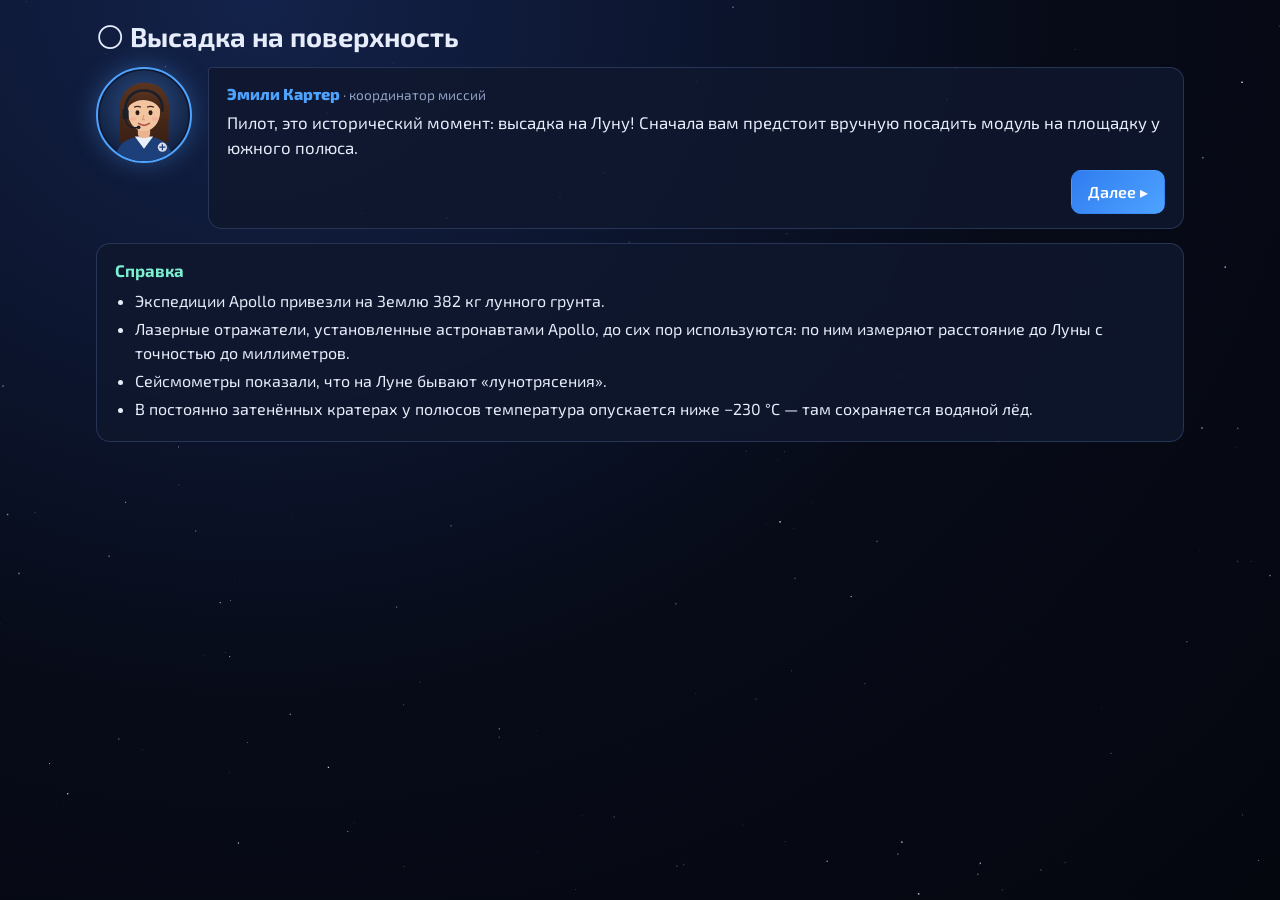
<file: embed/landing.html>
<!doctype html>
<html lang="ru">
<head>
<meta charset="utf-8">
<meta name="viewport" content="width=device-width, initial-scale=1">
<title>Высадка на поверхность</title>
<link href="https://fonts.googleapis.com/css2?family=Exo+2:wght@400;600;800&display=swap" rel="stylesheet">
<style>
:root {
  --bg: #05070f;
  --panel: rgba(16, 24, 46, 0.86);
  --panel-2: rgba(26, 38, 70, 0.9);
  --line: rgba(130, 160, 230, 0.22);
  --text: #e6ecfa;
  --muted: #93a2c4;
  --accent: #4ea3ff;
  --accent-2: #7cf0d0;
  --warn: #ffb547;
  --bad: #ff5d6c;
  --good: #4fe08a;
  --gold: #ffd25a;
  --radius: 14px;
}
* { box-sizing: border-box; }
html, body { margin: 0; min-height: 100%; }
body {
  background: radial-gradient(ellipse at 20% 0%, #13224a 0%, #070b18 55%, var(--bg) 100%) fixed;
  color: var(--text);
  font-family: 'Exo 2', system-ui, -apple-system, 'Segoe UI', Roboto, sans-serif;
  font-size: 16px;
  line-height: 1.5;
  overflow-x: hidden;
}
#stars { position: fixed; inset: 0; z-index: 0; pointer-events: none; }
#app { position: relative; z-index: 1; max-width: 1120px; margin: 0 auto; padding: 20px 16px 60px; }
h1, h2, h3, h4 { margin: 0 0 .5em; line-height: 1.2; }
h2 { font-size: 1.7rem; }
h4 { font-size: 1.05rem; color: var(--accent-2); }
.muted { color: var(--muted); }
.small { font-size: .85rem; }
.hidden { display: none !important; }
.row { display: flex; gap: 10px; align-items: center; flex-wrap: wrap; }
.row.center { justify-content: center; }
.gap { gap: 14px; }
.screen { animation: fadein .35s ease; }
@keyframes fadein { from { opacity: 0; transform: translateY(8px); } to { opacity: 1; transform: none; } }

.card { background: var(--panel); border: 1px solid var(--line); border-radius: var(--radius); padding: 16px 18px; margin: 14px 0; backdrop-filter: blur(4px); }
.badge { display: inline-block; background: var(--accent); color: #031021; font-weight: 800; font-size: .75rem; padding: 2px 8px; border-radius: 99px; text-transform: uppercase; letter-spacing: .04em; }

.btn {
  font: inherit; font-weight: 600; color: var(--text); background: var(--panel-2); border: 1px solid var(--line);
  border-radius: 10px; padding: 9px 16px; cursor: pointer; transition: transform .1s, background .2s, border-color .2s;
}
.btn:hover { border-color: var(--accent); background: #22355f; }
.btn:active { transform: scale(.97); }
.btn:disabled { opacity: .45; cursor: not-allowed; }
.btn-primary { background: linear-gradient(135deg, #2f7cf0, #4ea3ff); border-color: transparent; color: #fff; }
.btn-primary:hover { background: linear-gradient(135deg, #3d8cff, #6db5ff); }
.btn.big { font-size: 1.1rem; padding: 13px 26px; }
.btn.small { font-size: .85rem; padding: 6px 12px; }
.btn.ghost { background: transparent; }
.btn.good { background: #1c6b45; border-color: #2fae6d; }
.btn.danger { background: #6b1c26; border-color: #c43a4b; }
.btn.sel { border-color: var(--accent-2); box-shadow: 0 0 0 2px rgba(124, 240, 208, .35) inset; }
input, select { font: inherit; color: var(--text); background: #0c1428; border: 1px solid var(--line); border-radius: 8px; padding: 8px 12px; }
input[type=range] { padding: 0; accent-color: var(--accent); width: 100%; }

/* ---------- Титул ---------- */
.title-screen { text-align: center; padding-top: 7vh; }
.title-screen h1 { font-size: clamp(2.2rem, 7vw, 4rem); font-weight: 800; letter-spacing: .02em; background: linear-gradient(90deg, #9fd0ff, #fff, #7cf0d0); -webkit-background-clip: text; background-clip: text; color: transparent; }
.lead { color: var(--muted); font-size: 1.2rem; margin-bottom: 2em; }
.title-actions { display: flex; flex-direction: column; align-items: center; gap: 12px; }
.logo-orbit { position: relative; width: 180px; height: 180px; margin: 0 auto 20px; }
.planet { position: absolute; inset: 40px; border-radius: 50%; background: radial-gradient(circle at 35% 30%, #8fd0ff, #2a6bd1 45%, #0b2453 75%); box-shadow: 0 0 60px rgba(78, 163, 255, .45); }
.ring { position: absolute; inset: 10px; border-radius: 50%; border: 1px dashed rgba(160, 200, 255, .4); }
.sat { position: absolute; left: 50%; top: 50%; font-size: 26px; transform-origin: 0 0; animation: orbit 8s linear infinite; }
@keyframes orbit { from { transform: rotate(0deg) translate(80px) rotate(0deg); } to { transform: rotate(360deg) translate(80px) rotate(-360deg); } }

/* ---------- Диалог ---------- */
.dialog { display: flex; gap: 16px; align-items: flex-start; margin: 14px 0; animation: fadein .3s ease; }
.avatar { flex: 0 0 96px; width: 96px; height: 96px; border-radius: 50%; border: 2px solid var(--accent); box-shadow: 0 0 24px rgba(78, 163, 255, .35); overflow: hidden; background: #0d1730; }
.avatar-svg { width: 100%; height: 100%; display: block; }
.bubble { flex: 1; background: var(--panel); border: 1px solid var(--line); border-radius: 4px var(--radius) var(--radius) var(--radius); padding: 14px 18px; min-height: 96px; }
.speaker { font-weight: 800; color: var(--accent); margin-bottom: 4px; }
.speaker span { font-weight: 400; color: var(--muted); font-size: .85rem; }
.speech { min-height: 3em; font-size: 1.05rem; }
.dialog-actions { text-align: right; margin-top: 10px; }
.intro { padding-top: 6vh; max-width: 760px; margin: 0 auto; }
.name-form label { display: block; margin-bottom: 6px; color: var(--muted); }
.name-form input { flex: 1; min-width: 180px; }

.hint { display: flex; gap: 10px; align-items: center; background: rgba(20, 40, 80, .75); border: 1px solid var(--line); border-radius: 12px; padding: 8px 12px; margin: 8px 0; }
.mini-avatar { flex: 0 0 40px; width: 40px; height: 40px; border-radius: 50%; overflow: hidden; border: 1px solid var(--accent); }
.hint-text { font-size: .95rem; }

/* ---------- Роли ---------- */
.roles { text-align: center; padding-top: 3vh; }
.role-cards { display: grid; grid-template-columns: repeat(auto-fit, minmax(280px, 1fr)); gap: 18px; margin-top: 24px; text-align: left; }
.role-card { font: inherit; color: inherit; text-align: left; cursor: pointer; background: var(--panel); border: 1px solid var(--line); border-radius: var(--radius); padding: 22px; transition: transform .15s, border-color .2s, box-shadow .2s; }
.role-card:hover { transform: translateY(-4px); border-color: var(--accent); box-shadow: 0 10px 40px rgba(78, 163, 255, .2); }
.role-icon { font-size: 3rem; }
.role-card ul { padding-left: 0; list-style: none; margin: 10px 0 0; color: var(--muted); }
.role-card li { padding: 3px 0; }

/* ---------- Меню ---------- */
.menu-head { display: flex; justify-content: space-between; align-items: flex-end; gap: 12px; flex-wrap: wrap; }
.menu-stats { display: flex; gap: 10px; align-items: center; flex-wrap: wrap; }
.stars-big { color: var(--gold); font-weight: 800; font-size: 1.2rem; }
.cat { margin-top: 22px; }
.mission-grid { display: grid; grid-template-columns: repeat(auto-fill, minmax(300px, 1fr)); gap: 12px; }
.mission-card { font: inherit; color: inherit; text-align: left; display: flex; gap: 14px; align-items: center; background: var(--panel); border: 1px solid var(--line); border-radius: var(--radius); padding: 14px; cursor: pointer; transition: transform .15s, border-color .2s; }
.mission-card:hover { transform: translateY(-3px); border-color: var(--accent); }
.m-icon { font-size: 2.2rem; flex: 0 0 auto; }
.m-body { flex: 1; }
.m-body h4 { margin: 0 0 2px; color: var(--text); }
.m-body p { margin: 0; color: var(--muted); font-size: .88rem; }
.m-score { display: flex; flex-direction: column; align-items: flex-end; gap: 2px; }
.stars { color: var(--gold); letter-spacing: 2px; }
.stars.huge { font-size: 2.4rem; }

/* ---------- Брифинг/миссия/итог ---------- */
.crumbs { display: flex; gap: 10px; align-items: center; margin-bottom: 12px; }
.brief-facts ul, .report { margin: 0; padding-left: 20px; }
.brief-facts li, .report li { margin: 4px 0; }
.brief-go { text-align: center; }
.controls-card { text-align: left; }
.mission-bar { display: flex; justify-content: space-between; align-items: center; gap: 10px; margin-bottom: 4px; }
.mb-title { font-weight: 800; font-size: 1.25rem; }
.result { text-align: center; }
.result .card { text-align: left; }
.result-score { text-align: center !important; }
.score-num { font-size: 4rem; font-weight: 800; line-height: 1; }
.score-num span { font-size: 1.4rem; color: var(--muted); }
.result-talk { text-align: left; }

/* ---------- Игровые элементы ---------- */
.game-canvas { display: block; width: 100%; height: auto; background: #000; border-radius: 12px; border: 1px solid var(--line); touch-action: none; user-select: none; }
.stage-title { display: flex; justify-content: space-between; align-items: center; gap: 10px; flex-wrap: wrap; margin: 6px 0 8px; }
.stage-title h3 { margin: 0; }
.steps { display: flex; gap: 6px; flex-wrap: wrap; }
.step { font-size: .8rem; padding: 3px 10px; border-radius: 99px; border: 1px solid var(--line); color: var(--muted); }
.step.on { border-color: var(--accent); color: var(--text); background: rgba(78, 163, 255, .15); }
.step.done { border-color: var(--good); color: var(--good); }
.choices { display: flex; flex-wrap: wrap; gap: 10px; margin: 10px 0; }
.choice { font: inherit; color: inherit; cursor: pointer; background: var(--panel-2); border: 1px solid var(--line); border-radius: 12px; padding: 12px 16px; text-align: left; flex: 1 1 200px; transition: border-color .2s; }
.choice:hover { border-color: var(--accent); }
.choice.sel { border-color: var(--accent-2); background: rgba(124, 240, 208, .1); }
.choice.right { border-color: var(--good); background: rgba(79, 224, 138, .12); }
.choice.wrong { border-color: var(--bad); background: rgba(255, 93, 108, .12); }
.choice b { display: block; }
.grid-2 { display: grid; grid-template-columns: 1fr 1fr; gap: 14px; }
@media (max-width: 760px) { .grid-2 { grid-template-columns: 1fr; } }
.meter { height: 12px; background: #0b1326; border-radius: 6px; overflow: hidden; border: 1px solid var(--line); position: relative; }
.meter > i { display: block; height: 100%; background: var(--accent); transition: width .15s; }
.meter .zone { position: absolute; top: 0; bottom: 0; background: rgba(79, 224, 138, .28); border-left: 1px solid var(--good); border-right: 1px solid var(--good); }
.kv { display: grid; grid-template-columns: auto 1fr; gap: 4px 14px; }
.ok { color: var(--good); }
.bad { color: var(--bad); }
.warn { color: var(--warn); }
table.data { width: 100%; border-collapse: collapse; font-size: .92rem; }
table.data th, table.data td { padding: 6px 8px; border-bottom: 1px solid var(--line); text-align: left; }
table.data tr.pick { cursor: pointer; }
table.data tr.pick:hover td { background: rgba(78, 163, 255, .1); }
.toast { position: fixed; left: 50%; bottom: 30px; transform: translateX(-50%); background: var(--panel-2); border: 1px solid var(--accent); padding: 10px 18px; border-radius: 10px; z-index: 50; animation: fadein .2s; max-width: 90vw; }
.overlay { position: absolute; inset: 0; background: rgba(3, 6, 15, .82); display: flex; align-items: center; justify-content: center; border-radius: 12px; z-index: 5; padding: 10px; }
.overlay .card { max-width: 560px; width: 100%; }
.canvas-wrap { position: relative; }

/* Сенсорные кнопки */
.touch-pad { display: none; justify-content: space-between; gap: 10px; margin-top: 10px; user-select: none; }
.touch-group { display: flex; gap: 6px; flex-wrap: nowrap; }
.touch-btn { width: 56px; height: 56px; font-size: 1.2rem; border-radius: 12px; border: 1px solid var(--line); background: var(--panel-2); color: var(--text); touch-action: none; }
.touch-btn.wide { width: auto; padding: 0 14px; font-size: .95rem; }
.touch-btn.on { background: var(--accent); }
@media (pointer: coarse) { .touch-pad { display: flex; } }

/* База */
.base-layout { display: grid; grid-template-columns: 1fr 300px; gap: 14px; }
@media (max-width: 900px) { .base-layout { grid-template-columns: 1fr; } }
.base-grid { display: grid; gap: 2px; background: #0a0f1e; padding: 2px; border-radius: 10px; border: 1px solid var(--line); }
.cell { aspect-ratio: 1; border-radius: 4px; display: flex; align-items: center; justify-content: center; font-size: clamp(.8rem, 2.4vw, 1.4rem); cursor: pointer; position: relative; }
.cell.t-R { background: linear-gradient(135deg, #b9b6ad, #8f8c84); }
.cell.t-p { background: #6f6c66; }
.cell.t-C { background: #1d2333; cursor: not-allowed; }
.cell.t-X { background: repeating-linear-gradient(45deg, #4e4b46, #4e4b46 4px, #3c3a36 4px, #3c3a36 8px); cursor: not-allowed; }
.cell:hover { outline: 2px solid var(--accent); z-index: 1; }
.cell.badplace { box-shadow: inset 0 0 0 2px var(--bad); }
.palette { display: flex; flex-direction: column; gap: 6px; }
.pal-item { font: inherit; color: inherit; display: flex; justify-content: space-between; gap: 8px; align-items: center; background: var(--panel-2); border: 1px solid var(--line); border-radius: 10px; padding: 7px 10px; cursor: pointer; text-align: left; }
.pal-item.sel { border-color: var(--accent-2); background: rgba(124, 240, 208, .12); }
.checklist { list-style: none; padding: 0; margin: 0; font-size: .9rem; }
.checklist li { padding: 3px 0; }

/* ISRU */
.isru-machine { display: grid; grid-template-columns: 1.4fr 2fr 70px; gap: 10px; align-items: center; padding: 6px 0; border-bottom: 1px dashed var(--line); }
@media (max-width: 640px) { .isru-machine { grid-template-columns: 1fr; } }
.stock { display: grid; grid-template-columns: repeat(auto-fit, minmax(130px, 1fr)); gap: 8px; }
.stock div { background: #0b1326; border: 1px solid var(--line); border-radius: 10px; padding: 8px 10px; }
.stock b { display: block; font-size: 1.2rem; }

/* Ретранслятор */
.relay-table td.slot { text-align: center; cursor: pointer; min-width: 44px; font-size: .8rem; }
.relay-table td.vis { background: rgba(79, 224, 138, .15); }
.relay-table td.act { background: rgba(78, 163, 255, .35); font-weight: 800; }
.relay-wrap { overflow-x: auto; }

/* Провода */
.wires { display: flex; justify-content: space-between; gap: 30px; margin: 14px 0; }
.wire-col { display: flex; flex-direction: column; gap: 10px; }
.wire { width: 90px; height: 32px; border-radius: 8px; border: 2px solid #0008; cursor: pointer; }
.wire.done { opacity: .35; cursor: default; }
.wire.sel { outline: 3px solid #fff; }

@media (max-width: 600px) {
  .dialog { gap: 10px; }
  .avatar { flex-basis: 60px; width: 60px; height: 60px; }
  .bubble { min-height: 60px; padding: 10px 12px; }
  h2 { font-size: 1.35rem; }
  .score-num { font-size: 3rem; }
  .touch-btn { width: 46px; height: 50px; font-size: 1rem; }
  .touch-btn.wide { padding: 0 10px; font-size: .85rem; }
}

</style>
</head>
<body>
<canvas id="stars" aria-hidden="true"></canvas>
<main id="app"></main>
<script>
/* ===== js/core.js ===== */
'use strict';
/* ===== Общие утилиты, состояние, ассистентка, реестр миссий ===== */

const $ = (sel, root = document) => root.querySelector(sel);
const $$ = (sel, root = document) => Array.from(root.querySelectorAll(sel));
function h(html) {
  const t = document.createElement('template');
  t.innerHTML = html.trim();
  return t.content.firstElementChild;
}
const clamp = (v, a, b) => Math.max(a, Math.min(b, v));
const lerp = (a, b, t) => a + (b - a) * t;
const dist = (x1, y1, x2, y2) => Math.hypot(x2 - x1, y2 - y1);
const fmt = (v, d = 0) => Number(v).toFixed(d);

/** Детерминированный генератор случайных чисел */
function rng(seed) {
  let a = seed >>> 0;
  const f = () => {
    a |= 0; a = (a + 0x6D2B79F5) | 0;
    let t = Math.imul(a ^ (a >>> 15), 1 | a);
    t = (t + Math.imul(t ^ (t >>> 7), 61 | t)) ^ t;
    return ((t ^ (t >>> 14)) >>> 0) / 4294967296;
  };
  f.range = (lo, hi) => lo + f() * (hi - lo);
  f.int = (lo, hi) => Math.floor(lo + f() * (hi - lo + 1));
  f.pick = (arr) => arr[Math.floor(f() * arr.length)];
  f.gauss = () => { let u = 0, v = 0; while (!u) u = f(); while (!v) v = f(); return Math.sqrt(-2 * Math.log(u)) * Math.cos(2 * Math.PI * v); };
  return f;
}
const R = rng(Date.now() % 1e9);
function shuffle(arr, r = R) {
  const a = arr.slice();
  for (let i = a.length - 1; i > 0; i--) { const j = Math.floor(r() * (i + 1)); [a[i], a[j]] = [a[j], a[i]]; }
  return a;
}

/** Область жизни: всё, что зарегистрировано, снимается при dispose() */
class Scope {
  constructor() { this.fns = []; this.alive = true; this.keys = {}; this._keys = false; }
  on(target, evt, fn, opts) { target.addEventListener(evt, fn, opts); this.fns.push(() => target.removeEventListener(evt, fn, opts)); }
  raf(fn) {
    let last = performance.now(), id = 0, stopped = false;
    const step = (t) => {
      if (!this.alive || stopped) return;
      const dt = Math.min(0.05, (t - last) / 1000); last = t;
      if (fn(dt, t) === false) { stopped = true; return; }
      id = requestAnimationFrame(step);
    };
    id = requestAnimationFrame(step);
    const stop = () => { stopped = true; cancelAnimationFrame(id); };
    this.fns.push(stop);
    return stop;
  }
  timeout(fn, ms) { const id = setTimeout(() => this.alive && fn(), ms); this.fns.push(() => clearTimeout(id)); return id; }
  interval(fn, ms) { const id = setInterval(() => this.alive && fn(), ms); this.fns.push(() => clearInterval(id)); return id; }
  trackKeys() {
    if (this._keys) return this.keys;
    this._keys = true;
    const block = ['ArrowUp', 'ArrowDown', 'ArrowLeft', 'ArrowRight', 'Space'];
    this.on(window, 'keydown', (e) => {
      if (e.target && /INPUT|TEXTAREA|SELECT/.test(e.target.tagName)) return;
      this.keys[e.code] = true;
      if (block.includes(e.code)) e.preventDefault();
    });
    this.on(window, 'keyup', (e) => { this.keys[e.code] = false; });
    this.on(window, 'blur', () => { for (const k in this.keys) this.keys[k] = false; });
    return this.keys;
  }
  dispose() { this.alive = false; this.fns.forEach((f) => { try { f(); } catch (e) { /* noop */ } }); this.fns = []; }
}

/** Экранные кнопки для сенсорных устройств: эмулируют клавиши */
function touchControls(scope, groups) {
  const wrap = h('<div class="touch-pad"></div>');
  for (const g of groups) {
    const grp = h('<div class="touch-group"></div>');
    for (const b of g) {
      const btn = h(`<button class="touch-btn" type="button">${b.label}</button>`);
      if (b.wide) btn.classList.add('wide');
      const down = (e) => { e.preventDefault(); btn.classList.add('on'); window.dispatchEvent(new KeyboardEvent('keydown', { code: b.code, key: b.code })); };
      const up = (e) => { e.preventDefault(); if (!btn.classList.contains('on')) return; btn.classList.remove('on'); window.dispatchEvent(new KeyboardEvent('keyup', { code: b.code, key: b.code })); };
      scope.on(btn, 'pointerdown', down);
      scope.on(btn, 'pointerup', up);
      scope.on(btn, 'pointerleave', up);
      scope.on(btn, 'pointercancel', up);
      grp.appendChild(btn);
    }
    wrap.appendChild(grp);
  }
  return wrap;
}

/** Координаты указателя в системе координат canvas */
function canvasPoint(canvas, e) {
  const r = canvas.getBoundingClientRect();
  return { x: (e.clientX - r.left) * (canvas.width / r.width), y: (e.clientY - r.top) * (canvas.height / r.height) };
}

/* ===== Сохранение ===== */
const Store = {
  key: 'space-missions-v1',
  data: { name: '', role: null, best: {} },
  load() { try { const s = JSON.parse(localStorage.getItem(this.key)); if (s) this.data = Object.assign(this.data, s); } catch (e) { /* noop */ } return this.data; },
  save() { try { localStorage.setItem(this.key, JSON.stringify(this.data)); } catch (e) { /* noop */ } },
  reset() { this.data = { name: '', role: null, best: {} }; try { localStorage.removeItem(this.key); } catch (e) { /* noop */ } },
};
const starsFor = (score) => (score >= 90 ? 3 : score >= 70 ? 2 : score >= 40 ? 1 : 0);
const starStr = (n) => '★'.repeat(n) + '☆'.repeat(3 - n);

/* ===== Ассистентка ===== */
const ASSISTANT = { name: 'Эмили Картер', title: 'координатор миссий' };
const AVATAR_SVG = `
<svg viewBox="0 0 120 120" class="avatar-svg" aria-hidden="true">
  <defs>
    <radialGradient id="avbg" cx="50%" cy="40%" r="70%"><stop offset="0" stop-color="#2b4f8a"/><stop offset="1" stop-color="#0d1730"/></radialGradient>
    <linearGradient id="avhair" x1="0" y1="0" x2="0" y2="1"><stop offset="0" stop-color="#5a3420"/><stop offset="1" stop-color="#3a2014"/></linearGradient>
  </defs>
  <circle cx="60" cy="60" r="58" fill="url(#avbg)"/>
  <path d="M28 64 C24 30 44 18 60 18 C80 18 98 30 92 70 L92 96 L28 96 Z" fill="url(#avhair)"/>
  <path d="M22 120 C24 96 40 88 60 88 C80 88 96 96 98 120 Z" fill="#1d3f7a"/>
  <path d="M48 88 L60 104 L72 88 Z" fill="#e9eef7"/>
  <rect x="52" y="74" width="16" height="16" rx="6" fill="#e9b48f"/>
  <ellipse cx="60" cy="56" rx="21" ry="25" fill="#f2c4a0"/>
  <path d="M38 52 C40 30 58 28 66 30 C76 32 84 40 82 54 C76 42 62 38 50 42 C44 44 40 48 38 52 Z" fill="url(#avhair)"/>
  <ellipse cx="51.5" cy="57" rx="2.6" ry="3.2" fill="#2a1a12"/>
  <ellipse cx="68.5" cy="57" rx="2.6" ry="3.2" fill="#2a1a12"/>
  <path d="M47 50 Q51.5 47.5 56 50" stroke="#3a2014" stroke-width="1.6" fill="none"/>
  <path d="M64 50 Q68.5 47.5 73 50" stroke="#3a2014" stroke-width="1.6" fill="none"/>
  <path d="M60 60 L58 66 L61 66" stroke="#d49a78" stroke-width="1.4" fill="none"/>
  <path d="M53 71 Q60 76 67 71" stroke="#b5524a" stroke-width="2.2" fill="none" stroke-linecap="round"/>
  <ellipse cx="46" cy="65" rx="4" ry="2.4" fill="#f0a08a" opacity=".45"/>
  <ellipse cx="74" cy="65" rx="4" ry="2.4" fill="#f0a08a" opacity=".45"/>
  <path d="M36 56 C34 38 46 28 60 28 C74 28 86 38 84 56" stroke="#1b1f2a" stroke-width="3.5" fill="none"/>
  <rect x="32" y="52" width="8" height="14" rx="3" fill="#1b1f2a"/>
  <path d="M36 66 C38 76 46 78 52 76" stroke="#1b1f2a" stroke-width="2" fill="none"/>
  <circle cx="53" cy="76" r="2.4" fill="#1b1f2a"/>
  <circle cx="84" cy="102" r="6" fill="#d8dde8"/><path d="M80 102 h8 M84 98 v8" stroke="#1d3f7a" stroke-width="1.6"/>
</svg>`;

/** Диалог с ассистенткой. lines: строки (можно HTML). Возвращает Promise, завершается после последней реплики */
function talk(container, lines, opts = {}) {
  return new Promise((resolve) => {
    const box = h(`
      <div class="dialog">
        <div class="avatar">${AVATAR_SVG}</div>
        <div class="bubble">
          <div class="speaker">${ASSISTANT.name} <span>· ${ASSISTANT.title}</span></div>
          <div class="speech"></div>
          <div class="dialog-actions"><button class="btn btn-primary next" type="button">Далее ▸</button></div>
        </div>
      </div>`);
    container.appendChild(box);
    const speech = $('.speech', box);
    const next = $('.next', box);
    let i = 0, typing = null, full = '';
    const show = () => {
      full = lines[i];
      const plain = full.replace(/<[^>]+>/g, '');
      let n = 0;
      speech.textContent = '';
      clearInterval(typing);
      typing = setInterval(() => {
        n += 2;
        if (n >= plain.length) { clearInterval(typing); typing = null; speech.innerHTML = full; return; }
        speech.textContent = plain.slice(0, n);
      }, 16);
      next.textContent = i === lines.length - 1 ? (opts.lastLabel || 'Понятно ✓') : 'Далее ▸';
    };
    const advance = () => {
      if (typing) { clearInterval(typing); typing = null; speech.innerHTML = full; return; }
      i++;
      if (i >= lines.length) {
        if (opts.keep) { next.remove(); } else { box.remove(); }
        resolve();
        return;
      }
      show();
    };
    next.addEventListener('click', advance);
    show();
  });
}

/** Короткая подсказка ассистентки внутри миссии */
function hintBox(text) {
  return h(`<div class="hint"><div class="mini-avatar">${AVATAR_SVG}</div><div class="hint-text">${text}</div></div>`);
}

/* ===== Реестр миссий ===== */
const Missions = {
  list: [],
  register(m) { this.list.push(m); },
  get(id) { return this.list.find((m) => m.id === id); },
};
const CATEGORIES = {
  orbit: { title: '🛰 Околоземная орбита', sub: 'МКС, Тяньгун' },
  moon: { title: '🌕 Полёты к Луне', sub: 'Artemis и разведка южного полюса' },
  mars: { title: '🔴 Полёты к Марсу', sub: 'Пока туда летают только роботы' },
};
const ROLES = {
  pilot: { title: 'Пилот', icon: '👨‍🚀', desc: 'Участвует в миссиях, которые требуют личного присутствия: выходы в открытый космос, испытательные полёты, высадка и работа на Луне.' },
  scientist: { title: 'Учёный', icon: '🔬', desc: 'Работает над удалёнными миссиями: наблюдение Земли, управление спутниками, съёмка Луны, орбитальные аппараты и марсоходы.' },
};

/* ===== Звёздный фон ===== */
(function starfield() {
  const c = document.getElementById('stars');
  if (!c) return;
  const ctx = c.getContext('2d');
  let stars = [];
  const resize = () => {
    c.width = innerWidth; c.height = innerHeight;
    stars = Array.from({ length: Math.round((c.width * c.height) / 5000) }, () => ({
      x: Math.random() * c.width, y: Math.random() * c.height, r: Math.random() * 1.4 + 0.2, p: Math.random() * 6.28, s: 0.3 + Math.random() * 1.2,
    }));
  };
  resize();
  addEventListener('resize', resize);
  const draw = (t) => {
    ctx.clearRect(0, 0, c.width, c.height);
    for (const s of stars) {
      const a = 0.45 + 0.45 * Math.sin(s.p + t * 0.001 * s.s);
      ctx.fillStyle = `rgba(220,230,255,${a})`;
      ctx.fillRect(s.x, s.y, s.r, s.r);
    }
    requestAnimationFrame(draw);
  };
  requestAnimationFrame(draw);
})();

/* ===== js/moon-art.js ===== */
'use strict';
/* Общая графика Луны: процедурная поверхность и кратеры (нужна миссиям «Фотосъёмка» и «Высадка») */
(function () {
  /** Процедурная текстура лунной поверхности */
  function moonTexture(w, h, seed, extraCraters) {
    const c = document.createElement('canvas'); c.width = w; c.height = h;
    const x = c.getContext('2d');
    const r = rng(seed);
    x.fillStyle = '#7d7b78'; x.fillRect(0, 0, w, h);
    for (let i = 0; i < w * h / 900; i++) { const g = 100 + r() * 60; x.fillStyle = `rgba(${g},${g},${g - 4},0.25)`; x.fillRect(r() * w, r() * h, r() * 14 + 2, r() * 14 + 2); }
    for (let i = 0; i < 6; i++) { x.fillStyle = 'rgba(60,60,62,.25)'; x.beginPath(); x.ellipse(r() * w, r() * h, r.range(80, 260), r.range(60, 180), r() * 3, 0, 7); x.fill(); }
    const craters = [];
    for (let i = 0; i < w * h / 5200; i++) craters.push([r() * w, r() * h, Math.pow(r(), 4.5) * 46 + 1.5]);
    (extraCraters || []).forEach((cc) => craters.push(cc));
    craters.forEach(([cx, cy, rr]) => drawCrater(x, cx, cy, rr));
    return c;
  }
  function drawCrater(x, cx, cy, rr) {
    // Солнце низко с востока: тень с западной стороны
    const g = x.createRadialGradient(cx + rr * 0.35, cy, rr * 0.2, cx, cy, rr);
    g.addColorStop(0, 'rgba(25,25,28,0.9)'); g.addColorStop(0.75, 'rgba(60,60,62,0.6)'); g.addColorStop(1, 'rgba(60,60,62,0)');
    x.fillStyle = g; x.beginPath(); x.arc(cx, cy, rr, 0, 7); x.fill();
    x.strokeStyle = 'rgba(210,208,200,.55)'; x.lineWidth = Math.max(1, rr * 0.12);
    x.beginPath(); x.arc(cx, cy, rr * 0.92, -Math.PI / 2 - 0.9, Math.PI / 2 + 0.9, true); x.stroke();
  }

  window.MoonArt = { moonTexture, drawCrater };
})();

/* ===== js/missions/landing.js ===== */
'use strict';
/* Миссия 6. Высадка на поверхность Луны: посадка, образцы, приборы, поиск льда */
(function () {
  const W = 960, H = 540;
  const ROCKS = {
    basalt: { name: 'Базальт', color: '#3d3c3f', note: 'Тёмная застывшая лава лунных морей.' },
    anorth: { name: 'Анортозит', color: '#d9d6cc', note: 'Светлая порода древней лунной коры.' },
    breccia: { name: 'Брекчия', color: '#8c857a', note: 'Обломки, спаянные ударами метеоритов.' },
    glass: { name: 'Оранжевое стекло', color: '#d9792b', note: 'Бусинки вулканического стекла — редкая находка!' },
  };

  function start(root, api) {
    const S = api.scope;
    const keys = S.trackKeys();
    const details = [];
    const sc = { land: 0, samples: 0, instr: 0, ice: 0 };
    root.innerHTML = '';
    const el = h(`<div><div class="stage-title"><h3 class="ttl">Этап 1: посадка у южного полюса</h3><div class="steps"><span class="step on s0">Посадка</span><span class="step s1">Работа на поверхности</span></div></div>
      <div class="canvas-wrap"><canvas class="game-canvas" width="${W}" height="${H}"></canvas></div></div>`);
    root.appendChild(el);
    el.appendChild(touchControls(S, [
      [{ label: '◀', code: 'ArrowLeft' }, { label: '▲', code: 'ArrowUp' }, { label: '▼', code: 'ArrowDown' }, { label: '▶', code: 'ArrowRight' }],
      [{ label: 'E действие', code: 'KeyE', wide: true }, { label: 'F бур', code: 'KeyF', wide: true }],
    ]));
    const cv = $('canvas', el), ctx = cv.getContext('2d');

    /* ---------- Посадка ---------- */
    let crashes = 0;
    function lander() {
      api.hint('▲ — главный двигатель, ◀▶ — поворот. Сядьте на зелёную площадку: вертикальная скорость меньше 2 м/с, горизонтальная — меньше 1,5 м/с, наклон — меньше 8°. Следите за топливом!');
      const r = rng(Math.floor(Math.random() * 1e9));
      const padX = r.range(480, 800), padW = 100;
      const terr = [];
      for (let x = 0; x <= W; x += 24) {
        let y = 420 + Math.sin(x * 0.013) * 40 + Math.sin(x * 0.041) * 18 + r.range(-12, 12);
        if (x >= padX - 10 && x <= padX + padW + 10) y = 440;
        terr.push([x, y]);
      }
      const groundAt = (x) => { const i = clamp(Math.floor(x / 24), 0, terr.length - 2); const [x0, y0] = terr[i], [x1, y1] = terr[i + 1]; return lerp(y0, y1, (x - x0) / (x1 - x0)); };
      const s = { x: 480, y: 50, vx: 30, vy: 0, a: -20, fuel: 100, t: 0, done: false, msg: '' };
      const G = 8, T = 20;
      S.raf((dt) => {
        if (s.done) return false;
        s.t += dt;
        if (keys.ArrowLeft || keys.KeyA) s.a -= 90 * dt;
        if (keys.ArrowRight || keys.KeyD) s.a += 90 * dt;
        s.a = clamp(s.a, -90, 90);
        const thrust = (keys.ArrowUp || keys.KeyW || keys.Space) && s.fuel > 0;
        if (thrust) { const ra = (s.a * Math.PI) / 180; s.vx += Math.sin(ra) * T * dt; s.vy -= Math.cos(ra) * T * dt; s.fuel = Math.max(0, s.fuel - 5 * dt); }
        s.vy += G * dt; s.x += s.vx * dt; s.y += s.vy * dt;
        if (s.x < 10) { s.x = 10; s.vx = Math.abs(s.vx) * 0.3; } if (s.x > W - 10) { s.x = W - 10; s.vx = -Math.abs(s.vx) * 0.3; }
        const gy = Math.min(groundAt(s.x - 14), groundAt(s.x + 14));
        if (s.y + 18 >= gy) {
          s.done = true; s.y = gy - 18;
          const vy = s.vy / 5, vx = Math.abs(s.vx) / 5, ang = Math.abs(s.a);
          const onPad = s.x - 14 >= padX && s.x + 14 <= padX + padW;
          const soft = vy < 2 && vx < 1.5 && ang < 8;
          const survive = vy < 3.5 && vx < 3 && ang < 15 && (onPad || Math.abs(groundAt(s.x - 14) - groundAt(s.x + 14)) < 10);
          if (soft && onPad) {
            sc.land = clamp(70 + (s.fuel / 100) * 30 - crashes * 20, 10, 100);
            s.msg = 'Посадка выполнена! «Орёл» на площадке.';
            details.push(`Посадка: на площадке, скорость ${fmt(vy, 2)} м/с, остаток топлива ${Math.round(s.fuel)}%, неудачных попыток: ${crashes}`);
            draw(s, true); S.timeout(surface, 1800);
          } else if (survive) {
            sc.land = clamp(45 - crashes * 15, 5, 100);
            s.msg = 'Жёсткая посадка вне площадки, но корабль цел.';
            details.push(`Посадка: жёсткая/вне площадки (скорость ${fmt(vy, 2)} м/с, наклон ${fmt(ang, 0)}°)`);
            draw(s, true); S.timeout(surface, 1800);
          } else {
            crashes++;
            s.msg = crashes >= 3 ? 'Авария. Высадку выполнит резервный модуль.' : `Авария! (скорость ${fmt(vy, 1)} м/с, наклон ${fmt(ang, 0)}°). Повтор через 2 с…`;
            draw(s, false);
            if (crashes >= 3) { sc.land = 0; details.push('<span class="bad">Посадка: три аварии — высадка с резервного модуля</span>'); S.timeout(surface, 2200); } else S.timeout(lander, 2000);
          }
          return false;
        }
        draw(s);
      });
      function draw(st, landed) {
        ctx.fillStyle = '#000'; ctx.fillRect(0, 0, W, H);
        for (let i = 0; i < 90; i++) { ctx.fillStyle = '#aab'; ctx.fillRect((i * 211) % W, (i * 89) % 300, 1, 1); }
        ctx.fillStyle = '#3a6fc0'; ctx.beginPath(); ctx.arc(820, 90, 26, 0, 7); ctx.fill();
        ctx.fillStyle = '#000'; ctx.beginPath(); ctx.arc(830, 84, 24, 0, 7); ctx.fill();
        ctx.fillStyle = '#6b6965'; ctx.beginPath(); ctx.moveTo(0, H); terr.forEach(([x, y]) => ctx.lineTo(x, y)); ctx.lineTo(W, H); ctx.fill();
        ctx.fillStyle = '#4fe08a'; ctx.fillRect(padX, 438, padW, 4);
        ctx.save(); ctx.translate(st.x, st.y); ctx.rotate((st.a * Math.PI) / 180);
        const thrust = (keys.ArrowUp || keys.KeyW || keys.Space) && st.fuel > 0 && !st.done;
        if (thrust) { ctx.fillStyle = '#ffd27a'; ctx.beginPath(); ctx.moveTo(-6, 14); ctx.lineTo(6, 14); ctx.lineTo(0, 30 + Math.random() * 14); ctx.fill(); }
        ctx.fillStyle = '#d8b04a'; ctx.fillRect(-12, -2, 24, 14);
        ctx.fillStyle = '#ddd'; ctx.beginPath(); ctx.moveTo(-10, -2); ctx.lineTo(-7, -16); ctx.lineTo(7, -16); ctx.lineTo(10, -2); ctx.fill();
        ctx.fillStyle = '#334'; ctx.fillRect(-4, -12, 8, 5);
        ctx.strokeStyle = '#bbb'; ctx.lineWidth = 2; ctx.beginPath(); ctx.moveTo(-10, 10); ctx.lineTo(-16, 18); ctx.moveTo(10, 10); ctx.lineTo(16, 18); ctx.stroke();
        ctx.restore();
        ctx.fillStyle = 'rgba(0,8,20,.75)'; ctx.fillRect(10, 10, 280, 104);
        ctx.font = '14px "Exo 2"'; ctx.textAlign = 'left';
        const vy = st.vy / 5, vx = st.vx / 5;
        ctx.fillStyle = '#fff'; ctx.fillText(`Высота: ${fmt(Math.max(0, (groundAt(st.x) - st.y - 18) / 5), 0)} м`, 20, 32);
        ctx.fillStyle = vy < 2 ? '#4fe08a' : '#ffb547'; ctx.fillText(`Вертикальная скорость: ${fmt(vy, 1)} м/с`, 20, 54);
        ctx.fillStyle = Math.abs(vx) < 1.5 ? '#4fe08a' : '#ffb547'; ctx.fillText(`Горизонтальная: ${fmt(vx, 1)} м/с`, 20, 76);
        ctx.fillStyle = Math.abs(st.a) < 8 ? '#4fe08a' : '#ffb547'; ctx.fillText(`Наклон: ${fmt(st.a, 0)}°`, 20, 98);
        ctx.fillStyle = '#222'; ctx.fillRect(300, 14, 160, 16); ctx.fillStyle = st.fuel < 20 ? '#ff5d6c' : '#d89a3a'; ctx.fillRect(300, 14, st.fuel * 1.6, 16);
        ctx.fillStyle = '#fff'; ctx.fillText(`Топливо ${Math.round(st.fuel)}%`, 310, 27);
        if (st.msg) { ctx.fillStyle = landed === false ? 'rgba(80,10,10,.85)' : 'rgba(10,60,30,.85)'; ctx.fillRect(W / 2 - 280, 200, 560, 44); ctx.fillStyle = '#fff'; ctx.textAlign = 'center'; ctx.font = 'bold 17px "Exo 2"'; ctx.fillText(st.msg, W / 2, 228); }
      }
    }

    /* ---------- Работа на поверхности ---------- */
    function surface() {
      $('.ttl', el).textContent = 'Этап 2: работа на поверхности';
      $('.s0', el).className = 'step done s0'; $('.s1', el).className = 'step on s1';
      api.hint('Задачи: собрать 4 разных образца (подходите к камням — сканер покажет тип), установить сейсмометр дальше 300 м от модуля и не в кратере, установить лазерный отражатель и навести его на Землю, найти лёд в тёмном кратере (нейтронный счётчик + бур F). Вернитесь к модулю и нажмите E, чтобы закончить.');
      const MW = 2000, MH = 1300;
      const r = rng(Math.floor(Math.random() * 1e9));
      const tex = window.MoonArt.moonTexture(MW, MH, 4242);
      const LANDER = { x: 380, y: 380 };
      const PSR = { x: 1650, y: 1000, r: 230 };
      const ice = { x: PSR.x + r.range(-120, 120), y: PSR.y + r.range(-120, 120) };
      const bigCraters = [{ x: 900, y: 300, r: 90 }, { x: 600, y: 900, r: 110 }, { x: 1350, y: 520, r: 80 }];
      const tctx = tex.getContext('2d');
      bigCraters.forEach((c) => window.MoonArt.drawCrater(tctx, c.x, c.y, c.r));
      const types = shuffle(['basalt', 'basalt', 'basalt', 'anorth', 'anorth', 'anorth', 'breccia', 'breccia', 'breccia', 'glass'], r);
      const rocks = types.map((t) => {
        let x, y;
        do { x = r.range(100, MW - 100); y = r.range(100, MH - 100); } while (dist(x, y, LANDER.x, LANDER.y) < 150 || dist(x, y, PSR.x, PSR.y) < PSR.r + 30);
        return { x, y, t, taken: false, rr: r.range(8, 13) };
      });
      const s = { x: LANDER.x + 60, y: LANDER.y + 40, vx: 0, vy: 0, hop: 0, power: 100, bag: [], carry: null, instrLeft: ['seis', 'refl'], seis: null, refl: null, aim: null, drills: 3, iceFound: false, drillMarks: [], msg: '', msgT: 0, over: false, t: 0 };
      const say = (m, t = 3) => { s.msg = m; s.msgT = t; };
      const inPSR = () => dist(s.x, s.y, PSR.x, PSR.y) < PSR.r;

      const prompt = () => {
        if (s.aim) return null;
        if (dist(s.x, s.y, LANDER.x, LANDER.y) < 60) {
          if (!s.carry && s.instrLeft.length) return `взять ${s.instrLeft[0] === 'seis' ? 'сейсмометр' : 'лазерный отражатель'}`;
          if (!s.carry) return 'вернуться в модуль и завершить выход';
        }
        if (s.carry) return `установить ${s.carry === 'seis' ? 'сейсмометр' : 'отражатель'} здесь`;
        const rock = nearRock();
        if (rock) return s.bag.length < 4 ? `взять образец: ${ROCKS[rock.t].name}` : 'контейнер полон (4/4)';
        return null;
      };
      const nearRock = () => rocks.find((k) => !k.taken && dist(s.x, s.y, k.x, k.y) < 34);

      S.on(window, 'keydown', (e) => {
        if (s.over) return;
        if (s.aim) {
          if (e.code === 'KeyE' || e.code === 'Space' || e.code === 'Enter') {
            const diff = Math.abs(((s.aim.a - s.aim.target + 540) % 360) - 180);
            s.refl.q = clamp(100 - diff * 6, 0, 100); s.refl.a = s.aim.a;
            say(diff < 5 ? 'Отражатель точно наведён на Землю! ✅' : `Отражатель установлен, отклонение ${fmt(diff, 1)}°.`);
            s.aim = null;
          }
          return;
        }
        if (e.code === 'KeyF') {
          if (!inPSR()) { say('Бурить стоит только в постоянно затенённом кратере — там может быть лёд.'); return; }
          if (s.iceFound || s.drills <= 0) return;
          s.drills--; s.power -= 4;
          const d = dist(s.x, s.y, ice.x, ice.y);
          s.drillMarks.push({ x: s.x, y: s.y, ok: d < 50 });
          if (d < 50) { s.iceFound = true; say('💧 Есть лёд! Керн содержит ~5% водяного льда. Образец сохранён.', 4); }
          else say(`Льда нет. Осталось бурений: ${s.drills}. Ориентируйтесь на нейтронный счётчик.`);
          return;
        }
        if (!(e.code === 'KeyE' || e.code === 'Space' || e.code === 'Enter')) return;
        const p = prompt(); if (!p) return;
        if (dist(s.x, s.y, LANDER.x, LANDER.y) < 60 && !s.carry) {
          if (s.instrLeft.length) { s.carry = s.instrLeft.shift(); say(s.carry === 'seis' ? 'Сейсмометр взят. Нужно место дальше 300 м от модуля (вибрации!) и не в кратере.' : 'Отражатель взят. Установите его подальше от модуля (>150 м), чтобы пыль от взлёта его не засыпала.'); } else end();
          return;
        }
        if (s.carry === 'seis') {
          const dl = dist(s.x, s.y, LANDER.x, LANDER.y);
          const inCr = bigCraters.find((c) => dist(s.x, s.y, c.x, c.y) < c.r);
          if (dl < 300) { say(`Слишком близко к модулю (${Math.round(dl)} м) — его вибрации будут мешать.`); return; }
          if (inCr) { say('Склон кратера неустойчив. Нужна ровная площадка.'); return; }
          s.seis = { x: s.x, y: s.y }; s.carry = null; say('Сейсмометр установлен и передаёт данные! ✅'); return;
        }
        if (s.carry === 'refl') {
          if (dist(s.x, s.y, LANDER.x, LANDER.y) < 150) { say('Слишком близко к модулю — при взлёте отражатель засыплет пылью.'); return; }
          s.refl = { x: s.x, y: s.y, q: 0 }; s.carry = null; s.aim = { a: r.range(0, 360), target: 37 };
          say('Наведите отражатель на Землю: ◀▶ — поворот, E — зафиксировать.', 5); return;
        }
        const rock = nearRock();
        if (rock && s.bag.length < 4) { rock.taken = true; s.bag.push(rock.t); say(`${ROCKS[rock.t].name}: ${ROCKS[rock.t].note}`); }
      });

      function end() {
        if (s.over) return; s.over = true;
        const uniq = new Set(s.bag).size;
        sc.samples = uniq * 25;
        sc.instr = (s.seis ? 50 : 0) + (s.refl ? s.refl.q / 2 : 0);
        sc.ice = s.iceFound ? 60 + s.drills * 20 : 0;
        details.push(`Образцы: ${s.bag.length} шт., разных типов: ${uniq}/4 (${s.bag.map((t) => ROCKS[t].name).join(', ') || '—'})`);
        details.push(`Сейсмометр: ${s.seis ? '✅ установлен' : '❌ не установлен'}; лазерный отражатель: ${s.refl ? `✅ точность наведения ${fmt(s.refl.q, 0)}%` : '❌ не установлен'}`);
        details.push(`Поиск водяного льда: ${s.iceFound ? `✅ найден (бурений: ${3 - s.drills})` : '❌ не найден'}`);
        details.push(`Остаток заряда скафандра: ${Math.round(Math.max(0, s.power))}%`);
        const total = sc.land * 0.25 + sc.samples * 0.25 + sc.instr * 0.25 + sc.ice * 0.25;
        S.timeout(() => api.finish(total, details), 800);
      }

      S.raf((dt) => {
        if (s.over) return false;
        s.t += dt; s.msgT -= dt;
        s.power -= dt * (inPSR() ? 0.9 : 0.33);
        if (s.power <= 0) { s.power = 0; say('Заряд скафандра на исходе — экстренное возвращение!'); end(); }
        if (s.aim) {
          if (keys.ArrowLeft || keys.KeyA) s.aim.a -= 50 * dt;
          if (keys.ArrowRight || keys.KeyD) s.aim.a += 50 * dt;
          s.aim.a = (s.aim.a + 360) % 360;
        } else {
          let ax = 0, ay = 0;
          if (keys.ArrowLeft || keys.KeyA) ax--; if (keys.ArrowRight || keys.KeyD) ax++;
          if (keys.ArrowUp || keys.KeyW) ay--; if (keys.ArrowDown || keys.KeyS) ay++;
          const sp = 110;
          s.vx = lerp(s.vx, ax * sp, dt * 2.5); s.vy = lerp(s.vy, ay * sp, dt * 2.5);
          s.x = clamp(s.x + s.vx * dt, 20, MW - 20); s.y = clamp(s.y + s.vy * dt, 20, MH - 20);
          if (ax || ay) s.hop += dt * 5;
        }
        draw();
      });

      function draw() {
        const camX = clamp(s.x - W / 2, 0, MW - W), camY = clamp(s.y - H / 2, 0, MH - H);
        ctx.drawImage(tex, camX, camY, W, H, 0, 0, W, H);
        ctx.save(); ctx.translate(-camX, -camY);
        // затенённый кратер
        const pg = ctx.createRadialGradient(PSR.x, PSR.y, PSR.r * 0.6, PSR.x, PSR.y, PSR.r + 30);
        pg.addColorStop(0, 'rgba(5,6,12,.96)'); pg.addColorStop(1, 'rgba(5,6,12,0)');
        ctx.fillStyle = pg; ctx.beginPath(); ctx.arc(PSR.x, PSR.y, PSR.r + 30, 0, 7); ctx.fill();
        // свет фонаря в кратере
        if (inPSR()) { const lg = ctx.createRadialGradient(s.x, s.y, 10, s.x, s.y, 110); lg.addColorStop(0, 'rgba(200,210,255,.35)'); lg.addColorStop(1, 'rgba(200,210,255,0)'); ctx.fillStyle = lg; ctx.beginPath(); ctx.arc(s.x, s.y, 110, 0, 7); ctx.fill(); }
        s.drillMarks.forEach((m) => { ctx.strokeStyle = m.ok ? '#4fe08a' : '#ff5d6c'; ctx.lineWidth = 2; ctx.beginPath(); ctx.arc(m.x, m.y, 8, 0, 7); ctx.stroke(); });
        // посадочный модуль
        ctx.fillStyle = 'rgba(0,0,0,.35)'; ctx.beginPath(); ctx.ellipse(LANDER.x + 14, LANDER.y + 30, 44, 14, 0, 0, 7); ctx.fill();
        ctx.fillStyle = '#d8b04a'; ctx.fillRect(LANDER.x - 28, LANDER.y - 10, 56, 30);
        ctx.fillStyle = '#e8e8e8'; ctx.fillRect(LANDER.x - 20, LANDER.y - 34, 40, 26);
        ctx.strokeStyle = '#bbb'; ctx.lineWidth = 3; [[-28, 20, -42, 36], [28, 20, 42, 36]].forEach(([a, b, c, d]) => { ctx.beginPath(); ctx.moveTo(LANDER.x + a, LANDER.y + b); ctx.lineTo(LANDER.x + c, LANDER.y + d); ctx.stroke(); });
        ctx.strokeStyle = 'rgba(124,240,208,.25)'; ctx.setLineDash([6, 8]); ctx.lineWidth = 1;
        ctx.beginPath(); ctx.arc(LANDER.x, LANDER.y, 300, 0, 7); ctx.stroke(); ctx.setLineDash([]);
        // камни
        rocks.forEach((k) => {
          if (k.taken) return;
          if (dist(k.x, k.y, PSR.x, PSR.y) < PSR.r) return;
          ctx.fillStyle = 'rgba(0,0,0,.4)'; ctx.beginPath(); ctx.ellipse(k.x + 5, k.y + 4, k.rr, k.rr * 0.6, 0, 0, 7); ctx.fill();
          ctx.fillStyle = ROCKS[k.t].color; ctx.beginPath(); ctx.ellipse(k.x, k.y, k.rr, k.rr * 0.75, 0.4, 0, 7); ctx.fill();
          if (k.t === 'breccia') { ctx.fillStyle = '#ccc'; ctx.fillRect(k.x - 3, k.y - 2, 3, 3); ctx.fillStyle = '#333'; ctx.fillRect(k.x + 2, k.y + 1, 3, 3); }
          if (k.t === 'glass') { ctx.fillStyle = '#ffb55a'; ctx.beginPath(); ctx.arc(k.x - 2, k.y - 2, 2.5, 0, 7); ctx.fill(); }
        });
        // приборы
        if (s.seis) { ctx.fillStyle = '#c0c4cc'; ctx.beginPath(); ctx.arc(s.seis.x, s.seis.y, 9, 0, 7); ctx.fill(); ctx.fillStyle = '#4fe08a'; ctx.fillRect(s.seis.x - 2, s.seis.y - 14, 4, 4); }
        if (s.refl) {
          const a = ((s.aim ? s.aim.a : (s.refl.a ?? 37)) * Math.PI) / 180;
          ctx.save(); ctx.translate(s.refl.x, s.refl.y); ctx.rotate(a);
          ctx.fillStyle = '#9fb4d6'; ctx.fillRect(-12, -9, 24, 18); ctx.strokeStyle = '#fff'; ctx.lineWidth = 1;
          for (let i = -8; i <= 8; i += 6) { ctx.beginPath(); ctx.moveTo(i, -9); ctx.lineTo(i, 9); ctx.stroke(); }
          ctx.fillStyle = '#ffd25a'; ctx.beginPath(); ctx.moveTo(12, -4); ctx.lineTo(20, 0); ctx.lineTo(12, 4); ctx.fill();
          ctx.restore();
        }
        // астронавт
        const hopY = Math.abs(Math.sin(s.hop)) * 8;
        ctx.fillStyle = 'rgba(0,0,0,.4)'; ctx.beginPath(); ctx.ellipse(s.x + 4, s.y + 12, 10, 4, 0, 0, 7); ctx.fill();
        ctx.fillStyle = '#f3f4f7'; ctx.beginPath(); ctx.arc(s.x, s.y - hopY, 11, 0, 7); ctx.fill();
        ctx.fillStyle = '#d8a73a'; ctx.beginPath(); ctx.ellipse(s.x + 3, s.y - 3 - hopY, 6, 5, 0, 0, 7); ctx.fill();
        if (s.carry) { ctx.fillStyle = s.carry === 'seis' ? '#c0c4cc' : '#9fb4d6'; ctx.fillRect(s.x + 9, s.y - hopY, 12, 9); }
        ctx.restore();
        // мини-карта
        const mw = 200, mh = 130, mx = W - mw - 10, my = 10, kx = mw / MW, ky = mh / MH;
        ctx.fillStyle = 'rgba(0,8,20,.75)'; ctx.fillRect(mx, my, mw, mh);
        ctx.fillStyle = '#111'; ctx.beginPath(); ctx.arc(mx + PSR.x * kx, my + PSR.y * ky, PSR.r * kx, 0, 7); ctx.fill();
        ctx.fillStyle = '#d8b04a'; ctx.fillRect(mx + LANDER.x * kx - 3, my + LANDER.y * ky - 3, 6, 6);
        if (s.seis) { ctx.fillStyle = '#4fe08a'; ctx.fillRect(mx + s.seis.x * kx - 2, my + s.seis.y * ky - 2, 4, 4); }
        if (s.refl) { ctx.fillStyle = '#9fb4d6'; ctx.fillRect(mx + s.refl.x * kx - 2, my + s.refl.y * ky - 2, 4, 4); }
        ctx.fillStyle = '#fff'; ctx.beginPath(); ctx.arc(mx + s.x * kx, my + s.y * ky, 3, 0, 7); ctx.fill();
        ctx.strokeStyle = 'rgba(255,255,255,.3)'; ctx.strokeRect(mx + camX * kx, my + camY * ky, W * kx, H * ky);
        // HUD
        ctx.fillStyle = 'rgba(0,8,20,.78)'; ctx.fillRect(10, 10, 300, 128);
        ctx.font = '13px "Exo 2"'; ctx.textAlign = 'left'; ctx.fillStyle = '#fff';
        ctx.fillStyle = '#222'; ctx.fillRect(20, 18, 160, 14); ctx.fillStyle = s.power < 25 ? '#ff5d6c' : '#3a9cff'; ctx.fillRect(20, 18, s.power * 1.6, 14);
        ctx.fillStyle = '#fff'; ctx.fillText(`Заряд скафандра ${Math.round(s.power)}%`, 190, 30);
        ctx.fillText(`${new Set(s.bag).size >= 4 ? '✅' : '⬜'} Образцы: ${s.bag.length}/4, типов ${new Set(s.bag).size}`, 20, 54);
        ctx.fillText(`${s.seis ? '✅' : '⬜'} Сейсмометр`, 20, 74);
        ctx.fillText(`${s.refl && !s.aim ? '✅' : '⬜'} Лазерный отражатель`, 20, 94);
        ctx.fillText(`${s.iceFound ? '✅' : '⬜'} Водяной лёд (бурений: ${s.drills})`, 20, 114);
        ctx.fillStyle = '#93a2c4'; ctx.fillText(`Дальность до модуля: ${Math.round(dist(s.x, s.y, LANDER.x, LANDER.y))} м`, 20, 132);
        // нейтронный счётчик
        const sig = Math.exp(-(dist(s.x, s.y, ice.x, ice.y) ** 2) / (2 * 160 * 160));
        if (dist(s.x, s.y, PSR.x, PSR.y) < PSR.r + 250) {
          ctx.fillStyle = 'rgba(0,8,20,.78)'; ctx.fillRect(10, 146, 300, 40);
          ctx.fillStyle = '#fff'; ctx.fillText('Нейтронный счётчик (водород):', 20, 162);
          ctx.fillStyle = '#222'; ctx.fillRect(20, 168, 280, 10); ctx.fillStyle = '#7cf0d0'; ctx.fillRect(20, 168, 280 * clamp(sig + (Math.random() - 0.5) * 0.04, 0, 1), 10);
        }
        const p = prompt();
        if (p) { ctx.fillStyle = 'rgba(0,0,0,.65)'; ctx.fillRect(W / 2 - 220, H - 44, 440, 30); ctx.fillStyle = '#7cf0d0'; ctx.textAlign = 'center'; ctx.fillText(`E — ${p}`, W / 2, H - 24); }
        if (inPSR() && !s.iceFound && s.drills > 0) { ctx.fillStyle = '#7cf0d0'; ctx.textAlign = 'center'; ctx.fillText('F — пробурить грунт', W / 2, H - 54); }
        if (s.msgT > 0) { ctx.fillStyle = 'rgba(10,20,40,.88)'; ctx.fillRect(W / 2 - 330, 150, 660, 32); ctx.fillStyle = '#fff'; ctx.textAlign = 'center'; ctx.fillText(s.msg, W / 2, 171); }
        if (s.aim) {
          ctx.fillStyle = 'rgba(0,0,0,.75)'; ctx.fillRect(W / 2 - 160, H / 2 - 110, 320, 220);
          const cx = W / 2, cy = H / 2 + 10;
          ctx.strokeStyle = '#334'; ctx.lineWidth = 2; ctx.beginPath(); ctx.arc(cx, cy, 80, 0, 7); ctx.stroke();
          const ta = (s.aim.target * Math.PI) / 180, aa = (s.aim.a * Math.PI) / 180;
          ctx.fillStyle = '#3a8fe0'; ctx.beginPath(); ctx.arc(cx + Math.cos(ta) * 80, cy + Math.sin(ta) * 80, 10, 0, 7); ctx.fill();
          ctx.strokeStyle = '#ffd25a'; ctx.lineWidth = 4; ctx.beginPath(); ctx.moveTo(cx, cy); ctx.lineTo(cx + Math.cos(aa) * 70, cy + Math.sin(aa) * 70); ctx.stroke();
          ctx.fillStyle = '#fff'; ctx.textAlign = 'center'; ctx.font = '14px "Exo 2"'; ctx.fillText('Наведите отражатель на Землю 🌍', cx, H / 2 - 88);
        }
      }
    }

    lander();
  }

  Missions.register({
    id: 'landing', role: 'pilot', cat: 'moon', icon: '🌕', title: 'Высадка на поверхность',
    short: 'Посадка, сбор образцов, установка приборов и поиск водяного льда',
    facts: [
      'Экспедиции Apollo привезли на Землю 382 кг лунного грунта.',
      'Лазерные отражатели, установленные астронавтами Apollo, до сих пор используются: по ним измеряют расстояние до Луны с точностью до миллиметров.',
      'Сейсмометры показали, что на Луне бывают «лунотрясения».',
      'В постоянно затенённых кратерах у полюсов температура опускается ниже −230 °C — там сохраняется водяной лёд.',
    ],
    briefing: [
      'Пилот, это исторический момент: высадка на Луну! Сначала вам предстоит вручную посадить модуль на площадку у южного полюса.',
      'После посадки — выход на поверхность. Нужно <b>собрать образцы грунта</b> разных типов: для науки ценно разнообразие, а не количество.',
      'Затем <b>установить приборы</b>: сейсмометр — подальше от модуля и на ровном месте, а лазерный отражатель — точно направить на Землю.',
      'И главное — <b>поиск водяного льда</b> в тёмном кратере. Там холодно, заряд скафандра тратится быстрее. Ориентируйтесь на нейтронный счётчик: чем выше сигнал, тем больше водорода в грунте.',
    ],
    controls: '<b>Стрелки / WASD</b> — двигатель и поворот, затем ходьба. <b>E</b> — действие, <b>F</b> — бур.',
    start,
  });
})();

/* ===== js/embed.js ===== */
'use strict';
/* Встраивание отдельных миссий в любой проект.
 *
 *   const game = SpaceMissions.mount('rover', document.getElementById('box'), {
 *     briefing: true,                       // показать брифинг ассистентки перед стартом
 *     onFinish: ({ id, score, stars, details }) => { ... },  // свой обработчик результата
 *   });
 *   game.restart();   // начать заново
 *   game.destroy();   // остановить и очистить контейнер
 *
 * Нужны: css/style.css, js/core.js, js/moon-art.js (для Луны), файл миссии и этот файл.
 */
(function () {
  function mount(id, container, opts = {}) {
    const m = Missions.get(id);
    if (!m) throw new Error(`Миссия «${id}» не найдена. Доступны: ${Missions.list.map((x) => x.id).join(', ')}`);
    let scope = null;

    const clear = () => { if (scope) { scope.dispose(); scope = null; } container.innerHTML = ''; };

    async function briefing() {
      clear();
      const el = h(`<section class="briefing screen">
        <h2>${m.icon} ${m.title}</h2>
        <div class="brief-talk"></div>
        <div class="brief-facts card"><h4>Справка</h4><ul>${m.facts.map((f) => `<li>${f}</li>`).join('')}</ul></div>
        <div class="brief-go hidden"><div class="card controls-card"><h4>Управление</h4><p>${m.controls}</p></div>
          <button class="btn btn-primary big" type="button">🚀 Начать миссию</button></div>
      </section>`);
      container.appendChild(el);
      $('.brief-go button', el).addEventListener('click', play);
      await talk($('.brief-talk', el), m.briefing, { keep: true, lastLabel: 'Всё ясно' });
      if (el.isConnected) $('.brief-go', el).classList.remove('hidden');
    }

    function play() {
      clear();
      scope = new Scope();
      const el = h(`<section class="mission screen">
        <div class="mission-bar"><div class="mb-title">${m.icon} ${m.title}</div></div>
        <div class="mission-hint"></div><div class="mission-root"></div></section>`);
      container.appendChild(el);
      const hintEl = $('.mission-hint', el);
      let finished = false;
      const api = {
        scope,
        hint(text) { hintEl.innerHTML = ''; if (text) hintEl.appendChild(hintBox(text)); },
        finish(score, details = []) {
          if (finished) return;
          finished = true;
          score = Math.round(clamp(score, 0, 100));
          const res = { id: m.id, score, stars: starsFor(score), details };
          if (opts.onFinish) { clear(); opts.onFinish(res); } else result(res);
        },
      };
      m.start($('.mission-root', el), api);
    }

    function result({ score, stars, details }) {
      clear();
      const el = h(`<section class="result screen">
        <h2>${m.icon} ${m.title}: ${score >= 40 ? 'миссия выполнена' : 'миссия провалена'}</h2>
        <div class="result-score card"><div class="score-num">${score}<span>/100</span></div><div class="stars huge">${starStr(stars)}</div></div>
        ${details.length ? `<div class="card"><h4>Отчёт о миссии</h4><ul class="report">${details.map((x) => `<li>${x}</li>`).join('')}</ul></div>` : ''}
        <div class="row center"><button class="btn btn-primary" type="button">↻ Пройти ещё раз</button></div></section>`);
      container.appendChild(el);
      $('button', el).addEventListener('click', start);
    }

    const start = () => (opts.briefing === false ? play() : briefing());
    start();
    return { restart: start, destroy: clear };
  }

  window.SpaceMissions = {
    mount,
    list: () => Missions.list.map(({ id, title, role, cat, icon, short }) => ({ id, title, role, cat, icon, short })),
  };
})();

SpaceMissions.mount('landing', document.getElementById('app'));
</script>
</body>
</html>
</file>
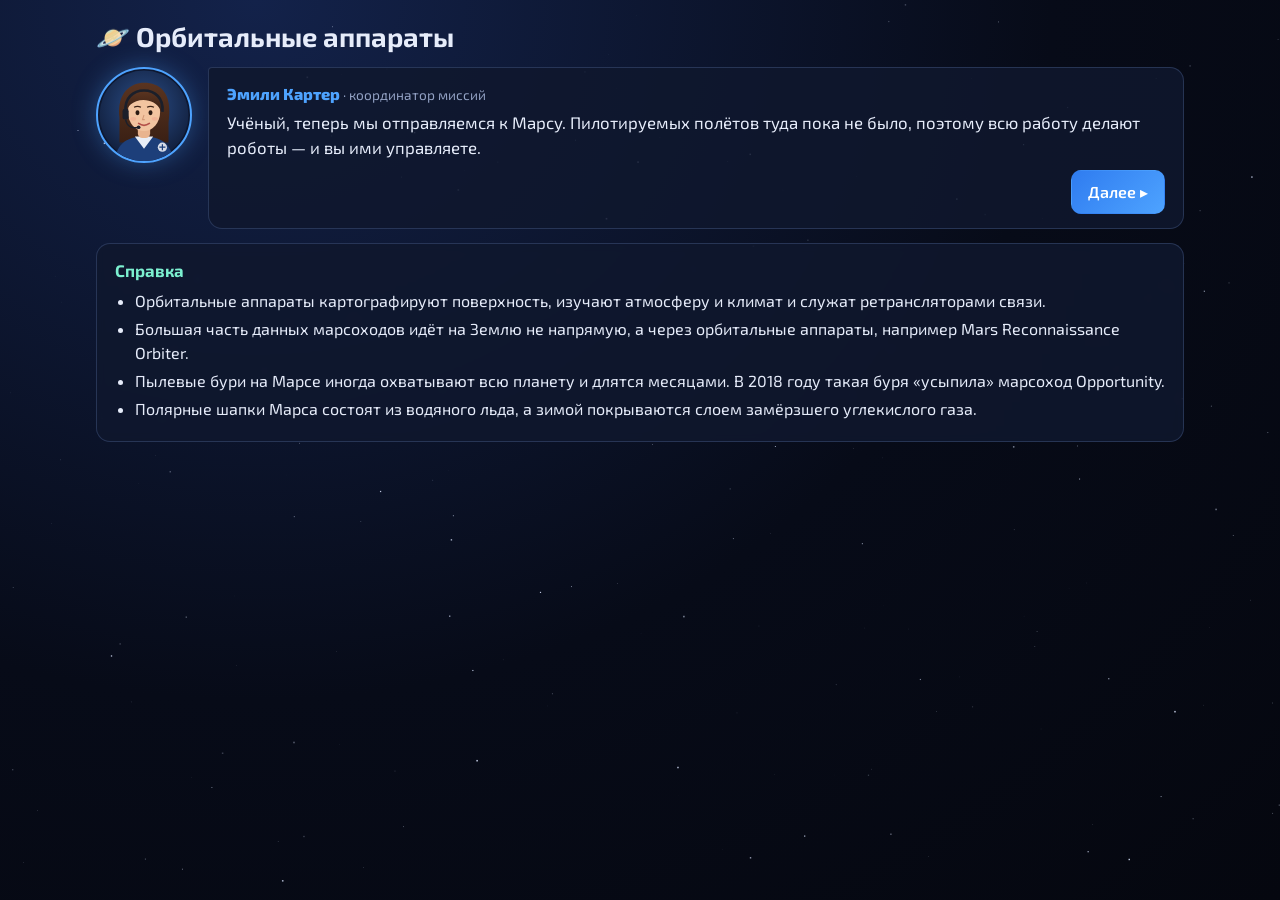
<file: embed/orbiter.html>
<!doctype html>
<html lang="ru">
<head>
<meta charset="utf-8">
<meta name="viewport" content="width=device-width, initial-scale=1">
<title>Орбитальные аппараты</title>
<link href="https://fonts.googleapis.com/css2?family=Exo+2:wght@400;600;800&display=swap" rel="stylesheet">
<style>
:root {
  --bg: #05070f;
  --panel: rgba(16, 24, 46, 0.86);
  --panel-2: rgba(26, 38, 70, 0.9);
  --line: rgba(130, 160, 230, 0.22);
  --text: #e6ecfa;
  --muted: #93a2c4;
  --accent: #4ea3ff;
  --accent-2: #7cf0d0;
  --warn: #ffb547;
  --bad: #ff5d6c;
  --good: #4fe08a;
  --gold: #ffd25a;
  --radius: 14px;
}
* { box-sizing: border-box; }
html, body { margin: 0; min-height: 100%; }
body {
  background: radial-gradient(ellipse at 20% 0%, #13224a 0%, #070b18 55%, var(--bg) 100%) fixed;
  color: var(--text);
  font-family: 'Exo 2', system-ui, -apple-system, 'Segoe UI', Roboto, sans-serif;
  font-size: 16px;
  line-height: 1.5;
  overflow-x: hidden;
}
#stars { position: fixed; inset: 0; z-index: 0; pointer-events: none; }
#app { position: relative; z-index: 1; max-width: 1120px; margin: 0 auto; padding: 20px 16px 60px; }
h1, h2, h3, h4 { margin: 0 0 .5em; line-height: 1.2; }
h2 { font-size: 1.7rem; }
h4 { font-size: 1.05rem; color: var(--accent-2); }
.muted { color: var(--muted); }
.small { font-size: .85rem; }
.hidden { display: none !important; }
.row { display: flex; gap: 10px; align-items: center; flex-wrap: wrap; }
.row.center { justify-content: center; }
.gap { gap: 14px; }
.screen { animation: fadein .35s ease; }
@keyframes fadein { from { opacity: 0; transform: translateY(8px); } to { opacity: 1; transform: none; } }

.card { background: var(--panel); border: 1px solid var(--line); border-radius: var(--radius); padding: 16px 18px; margin: 14px 0; backdrop-filter: blur(4px); }
.badge { display: inline-block; background: var(--accent); color: #031021; font-weight: 800; font-size: .75rem; padding: 2px 8px; border-radius: 99px; text-transform: uppercase; letter-spacing: .04em; }

.btn {
  font: inherit; font-weight: 600; color: var(--text); background: var(--panel-2); border: 1px solid var(--line);
  border-radius: 10px; padding: 9px 16px; cursor: pointer; transition: transform .1s, background .2s, border-color .2s;
}
.btn:hover { border-color: var(--accent); background: #22355f; }
.btn:active { transform: scale(.97); }
.btn:disabled { opacity: .45; cursor: not-allowed; }
.btn-primary { background: linear-gradient(135deg, #2f7cf0, #4ea3ff); border-color: transparent; color: #fff; }
.btn-primary:hover { background: linear-gradient(135deg, #3d8cff, #6db5ff); }
.btn.big { font-size: 1.1rem; padding: 13px 26px; }
.btn.small { font-size: .85rem; padding: 6px 12px; }
.btn.ghost { background: transparent; }
.btn.good { background: #1c6b45; border-color: #2fae6d; }
.btn.danger { background: #6b1c26; border-color: #c43a4b; }
.btn.sel { border-color: var(--accent-2); box-shadow: 0 0 0 2px rgba(124, 240, 208, .35) inset; }
input, select { font: inherit; color: var(--text); background: #0c1428; border: 1px solid var(--line); border-radius: 8px; padding: 8px 12px; }
input[type=range] { padding: 0; accent-color: var(--accent); width: 100%; }

/* ---------- Титул ---------- */
.title-screen { text-align: center; padding-top: 7vh; }
.title-screen h1 { font-size: clamp(2.2rem, 7vw, 4rem); font-weight: 800; letter-spacing: .02em; background: linear-gradient(90deg, #9fd0ff, #fff, #7cf0d0); -webkit-background-clip: text; background-clip: text; color: transparent; }
.lead { color: var(--muted); font-size: 1.2rem; margin-bottom: 2em; }
.title-actions { display: flex; flex-direction: column; align-items: center; gap: 12px; }
.logo-orbit { position: relative; width: 180px; height: 180px; margin: 0 auto 20px; }
.planet { position: absolute; inset: 40px; border-radius: 50%; background: radial-gradient(circle at 35% 30%, #8fd0ff, #2a6bd1 45%, #0b2453 75%); box-shadow: 0 0 60px rgba(78, 163, 255, .45); }
.ring { position: absolute; inset: 10px; border-radius: 50%; border: 1px dashed rgba(160, 200, 255, .4); }
.sat { position: absolute; left: 50%; top: 50%; font-size: 26px; transform-origin: 0 0; animation: orbit 8s linear infinite; }
@keyframes orbit { from { transform: rotate(0deg) translate(80px) rotate(0deg); } to { transform: rotate(360deg) translate(80px) rotate(-360deg); } }

/* ---------- Диалог ---------- */
.dialog { display: flex; gap: 16px; align-items: flex-start; margin: 14px 0; animation: fadein .3s ease; }
.avatar { flex: 0 0 96px; width: 96px; height: 96px; border-radius: 50%; border: 2px solid var(--accent); box-shadow: 0 0 24px rgba(78, 163, 255, .35); overflow: hidden; background: #0d1730; }
.avatar-svg { width: 100%; height: 100%; display: block; }
.bubble { flex: 1; background: var(--panel); border: 1px solid var(--line); border-radius: 4px var(--radius) var(--radius) var(--radius); padding: 14px 18px; min-height: 96px; }
.speaker { font-weight: 800; color: var(--accent); margin-bottom: 4px; }
.speaker span { font-weight: 400; color: var(--muted); font-size: .85rem; }
.speech { min-height: 3em; font-size: 1.05rem; }
.dialog-actions { text-align: right; margin-top: 10px; }
.intro { padding-top: 6vh; max-width: 760px; margin: 0 auto; }
.name-form label { display: block; margin-bottom: 6px; color: var(--muted); }
.name-form input { flex: 1; min-width: 180px; }

.hint { display: flex; gap: 10px; align-items: center; background: rgba(20, 40, 80, .75); border: 1px solid var(--line); border-radius: 12px; padding: 8px 12px; margin: 8px 0; }
.mini-avatar { flex: 0 0 40px; width: 40px; height: 40px; border-radius: 50%; overflow: hidden; border: 1px solid var(--accent); }
.hint-text { font-size: .95rem; }

/* ---------- Роли ---------- */
.roles { text-align: center; padding-top: 3vh; }
.role-cards { display: grid; grid-template-columns: repeat(auto-fit, minmax(280px, 1fr)); gap: 18px; margin-top: 24px; text-align: left; }
.role-card { font: inherit; color: inherit; text-align: left; cursor: pointer; background: var(--panel); border: 1px solid var(--line); border-radius: var(--radius); padding: 22px; transition: transform .15s, border-color .2s, box-shadow .2s; }
.role-card:hover { transform: translateY(-4px); border-color: var(--accent); box-shadow: 0 10px 40px rgba(78, 163, 255, .2); }
.role-icon { font-size: 3rem; }
.role-card ul { padding-left: 0; list-style: none; margin: 10px 0 0; color: var(--muted); }
.role-card li { padding: 3px 0; }

/* ---------- Меню ---------- */
.menu-head { display: flex; justify-content: space-between; align-items: flex-end; gap: 12px; flex-wrap: wrap; }
.menu-stats { display: flex; gap: 10px; align-items: center; flex-wrap: wrap; }
.stars-big { color: var(--gold); font-weight: 800; font-size: 1.2rem; }
.cat { margin-top: 22px; }
.mission-grid { display: grid; grid-template-columns: repeat(auto-fill, minmax(300px, 1fr)); gap: 12px; }
.mission-card { font: inherit; color: inherit; text-align: left; display: flex; gap: 14px; align-items: center; background: var(--panel); border: 1px solid var(--line); border-radius: var(--radius); padding: 14px; cursor: pointer; transition: transform .15s, border-color .2s; }
.mission-card:hover { transform: translateY(-3px); border-color: var(--accent); }
.m-icon { font-size: 2.2rem; flex: 0 0 auto; }
.m-body { flex: 1; }
.m-body h4 { margin: 0 0 2px; color: var(--text); }
.m-body p { margin: 0; color: var(--muted); font-size: .88rem; }
.m-score { display: flex; flex-direction: column; align-items: flex-end; gap: 2px; }
.stars { color: var(--gold); letter-spacing: 2px; }
.stars.huge { font-size: 2.4rem; }

/* ---------- Брифинг/миссия/итог ---------- */
.crumbs { display: flex; gap: 10px; align-items: center; margin-bottom: 12px; }
.brief-facts ul, .report { margin: 0; padding-left: 20px; }
.brief-facts li, .report li { margin: 4px 0; }
.brief-go { text-align: center; }
.controls-card { text-align: left; }
.mission-bar { display: flex; justify-content: space-between; align-items: center; gap: 10px; margin-bottom: 4px; }
.mb-title { font-weight: 800; font-size: 1.25rem; }
.result { text-align: center; }
.result .card { text-align: left; }
.result-score { text-align: center !important; }
.score-num { font-size: 4rem; font-weight: 800; line-height: 1; }
.score-num span { font-size: 1.4rem; color: var(--muted); }
.result-talk { text-align: left; }

/* ---------- Игровые элементы ---------- */
.game-canvas { display: block; width: 100%; height: auto; background: #000; border-radius: 12px; border: 1px solid var(--line); touch-action: none; user-select: none; }
.stage-title { display: flex; justify-content: space-between; align-items: center; gap: 10px; flex-wrap: wrap; margin: 6px 0 8px; }
.stage-title h3 { margin: 0; }
.steps { display: flex; gap: 6px; flex-wrap: wrap; }
.step { font-size: .8rem; padding: 3px 10px; border-radius: 99px; border: 1px solid var(--line); color: var(--muted); }
.step.on { border-color: var(--accent); color: var(--text); background: rgba(78, 163, 255, .15); }
.step.done { border-color: var(--good); color: var(--good); }
.choices { display: flex; flex-wrap: wrap; gap: 10px; margin: 10px 0; }
.choice { font: inherit; color: inherit; cursor: pointer; background: var(--panel-2); border: 1px solid var(--line); border-radius: 12px; padding: 12px 16px; text-align: left; flex: 1 1 200px; transition: border-color .2s; }
.choice:hover { border-color: var(--accent); }
.choice.sel { border-color: var(--accent-2); background: rgba(124, 240, 208, .1); }
.choice.right { border-color: var(--good); background: rgba(79, 224, 138, .12); }
.choice.wrong { border-color: var(--bad); background: rgba(255, 93, 108, .12); }
.choice b { display: block; }
.grid-2 { display: grid; grid-template-columns: 1fr 1fr; gap: 14px; }
@media (max-width: 760px) { .grid-2 { grid-template-columns: 1fr; } }
.meter { height: 12px; background: #0b1326; border-radius: 6px; overflow: hidden; border: 1px solid var(--line); position: relative; }
.meter > i { display: block; height: 100%; background: var(--accent); transition: width .15s; }
.meter .zone { position: absolute; top: 0; bottom: 0; background: rgba(79, 224, 138, .28); border-left: 1px solid var(--good); border-right: 1px solid var(--good); }
.kv { display: grid; grid-template-columns: auto 1fr; gap: 4px 14px; }
.ok { color: var(--good); }
.bad { color: var(--bad); }
.warn { color: var(--warn); }
table.data { width: 100%; border-collapse: collapse; font-size: .92rem; }
table.data th, table.data td { padding: 6px 8px; border-bottom: 1px solid var(--line); text-align: left; }
table.data tr.pick { cursor: pointer; }
table.data tr.pick:hover td { background: rgba(78, 163, 255, .1); }
.toast { position: fixed; left: 50%; bottom: 30px; transform: translateX(-50%); background: var(--panel-2); border: 1px solid var(--accent); padding: 10px 18px; border-radius: 10px; z-index: 50; animation: fadein .2s; max-width: 90vw; }
.overlay { position: absolute; inset: 0; background: rgba(3, 6, 15, .82); display: flex; align-items: center; justify-content: center; border-radius: 12px; z-index: 5; padding: 10px; }
.overlay .card { max-width: 560px; width: 100%; }
.canvas-wrap { position: relative; }

/* Сенсорные кнопки */
.touch-pad { display: none; justify-content: space-between; gap: 10px; margin-top: 10px; user-select: none; }
.touch-group { display: flex; gap: 6px; flex-wrap: nowrap; }
.touch-btn { width: 56px; height: 56px; font-size: 1.2rem; border-radius: 12px; border: 1px solid var(--line); background: var(--panel-2); color: var(--text); touch-action: none; }
.touch-btn.wide { width: auto; padding: 0 14px; font-size: .95rem; }
.touch-btn.on { background: var(--accent); }
@media (pointer: coarse) { .touch-pad { display: flex; } }

/* База */
.base-layout { display: grid; grid-template-columns: 1fr 300px; gap: 14px; }
@media (max-width: 900px) { .base-layout { grid-template-columns: 1fr; } }
.base-grid { display: grid; gap: 2px; background: #0a0f1e; padding: 2px; border-radius: 10px; border: 1px solid var(--line); }
.cell { aspect-ratio: 1; border-radius: 4px; display: flex; align-items: center; justify-content: center; font-size: clamp(.8rem, 2.4vw, 1.4rem); cursor: pointer; position: relative; }
.cell.t-R { background: linear-gradient(135deg, #b9b6ad, #8f8c84); }
.cell.t-p { background: #6f6c66; }
.cell.t-C { background: #1d2333; cursor: not-allowed; }
.cell.t-X { background: repeating-linear-gradient(45deg, #4e4b46, #4e4b46 4px, #3c3a36 4px, #3c3a36 8px); cursor: not-allowed; }
.cell:hover { outline: 2px solid var(--accent); z-index: 1; }
.cell.badplace { box-shadow: inset 0 0 0 2px var(--bad); }
.palette { display: flex; flex-direction: column; gap: 6px; }
.pal-item { font: inherit; color: inherit; display: flex; justify-content: space-between; gap: 8px; align-items: center; background: var(--panel-2); border: 1px solid var(--line); border-radius: 10px; padding: 7px 10px; cursor: pointer; text-align: left; }
.pal-item.sel { border-color: var(--accent-2); background: rgba(124, 240, 208, .12); }
.checklist { list-style: none; padding: 0; margin: 0; font-size: .9rem; }
.checklist li { padding: 3px 0; }

/* ISRU */
.isru-machine { display: grid; grid-template-columns: 1.4fr 2fr 70px; gap: 10px; align-items: center; padding: 6px 0; border-bottom: 1px dashed var(--line); }
@media (max-width: 640px) { .isru-machine { grid-template-columns: 1fr; } }
.stock { display: grid; grid-template-columns: repeat(auto-fit, minmax(130px, 1fr)); gap: 8px; }
.stock div { background: #0b1326; border: 1px solid var(--line); border-radius: 10px; padding: 8px 10px; }
.stock b { display: block; font-size: 1.2rem; }

/* Ретранслятор */
.relay-table td.slot { text-align: center; cursor: pointer; min-width: 44px; font-size: .8rem; }
.relay-table td.vis { background: rgba(79, 224, 138, .15); }
.relay-table td.act { background: rgba(78, 163, 255, .35); font-weight: 800; }
.relay-wrap { overflow-x: auto; }

/* Провода */
.wires { display: flex; justify-content: space-between; gap: 30px; margin: 14px 0; }
.wire-col { display: flex; flex-direction: column; gap: 10px; }
.wire { width: 90px; height: 32px; border-radius: 8px; border: 2px solid #0008; cursor: pointer; }
.wire.done { opacity: .35; cursor: default; }
.wire.sel { outline: 3px solid #fff; }

@media (max-width: 600px) {
  .dialog { gap: 10px; }
  .avatar { flex-basis: 60px; width: 60px; height: 60px; }
  .bubble { min-height: 60px; padding: 10px 12px; }
  h2 { font-size: 1.35rem; }
  .score-num { font-size: 3rem; }
  .touch-btn { width: 46px; height: 50px; font-size: 1rem; }
  .touch-btn.wide { padding: 0 10px; font-size: .85rem; }
}

</style>
</head>
<body>
<canvas id="stars" aria-hidden="true"></canvas>
<main id="app"></main>
<script>
/* ===== js/core.js ===== */
'use strict';
/* ===== Общие утилиты, состояние, ассистентка, реестр миссий ===== */

const $ = (sel, root = document) => root.querySelector(sel);
const $$ = (sel, root = document) => Array.from(root.querySelectorAll(sel));
function h(html) {
  const t = document.createElement('template');
  t.innerHTML = html.trim();
  return t.content.firstElementChild;
}
const clamp = (v, a, b) => Math.max(a, Math.min(b, v));
const lerp = (a, b, t) => a + (b - a) * t;
const dist = (x1, y1, x2, y2) => Math.hypot(x2 - x1, y2 - y1);
const fmt = (v, d = 0) => Number(v).toFixed(d);

/** Детерминированный генератор случайных чисел */
function rng(seed) {
  let a = seed >>> 0;
  const f = () => {
    a |= 0; a = (a + 0x6D2B79F5) | 0;
    let t = Math.imul(a ^ (a >>> 15), 1 | a);
    t = (t + Math.imul(t ^ (t >>> 7), 61 | t)) ^ t;
    return ((t ^ (t >>> 14)) >>> 0) / 4294967296;
  };
  f.range = (lo, hi) => lo + f() * (hi - lo);
  f.int = (lo, hi) => Math.floor(lo + f() * (hi - lo + 1));
  f.pick = (arr) => arr[Math.floor(f() * arr.length)];
  f.gauss = () => { let u = 0, v = 0; while (!u) u = f(); while (!v) v = f(); return Math.sqrt(-2 * Math.log(u)) * Math.cos(2 * Math.PI * v); };
  return f;
}
const R = rng(Date.now() % 1e9);
function shuffle(arr, r = R) {
  const a = arr.slice();
  for (let i = a.length - 1; i > 0; i--) { const j = Math.floor(r() * (i + 1)); [a[i], a[j]] = [a[j], a[i]]; }
  return a;
}

/** Область жизни: всё, что зарегистрировано, снимается при dispose() */
class Scope {
  constructor() { this.fns = []; this.alive = true; this.keys = {}; this._keys = false; }
  on(target, evt, fn, opts) { target.addEventListener(evt, fn, opts); this.fns.push(() => target.removeEventListener(evt, fn, opts)); }
  raf(fn) {
    let last = performance.now(), id = 0, stopped = false;
    const step = (t) => {
      if (!this.alive || stopped) return;
      const dt = Math.min(0.05, (t - last) / 1000); last = t;
      if (fn(dt, t) === false) { stopped = true; return; }
      id = requestAnimationFrame(step);
    };
    id = requestAnimationFrame(step);
    const stop = () => { stopped = true; cancelAnimationFrame(id); };
    this.fns.push(stop);
    return stop;
  }
  timeout(fn, ms) { const id = setTimeout(() => this.alive && fn(), ms); this.fns.push(() => clearTimeout(id)); return id; }
  interval(fn, ms) { const id = setInterval(() => this.alive && fn(), ms); this.fns.push(() => clearInterval(id)); return id; }
  trackKeys() {
    if (this._keys) return this.keys;
    this._keys = true;
    const block = ['ArrowUp', 'ArrowDown', 'ArrowLeft', 'ArrowRight', 'Space'];
    this.on(window, 'keydown', (e) => {
      if (e.target && /INPUT|TEXTAREA|SELECT/.test(e.target.tagName)) return;
      this.keys[e.code] = true;
      if (block.includes(e.code)) e.preventDefault();
    });
    this.on(window, 'keyup', (e) => { this.keys[e.code] = false; });
    this.on(window, 'blur', () => { for (const k in this.keys) this.keys[k] = false; });
    return this.keys;
  }
  dispose() { this.alive = false; this.fns.forEach((f) => { try { f(); } catch (e) { /* noop */ } }); this.fns = []; }
}

/** Экранные кнопки для сенсорных устройств: эмулируют клавиши */
function touchControls(scope, groups) {
  const wrap = h('<div class="touch-pad"></div>');
  for (const g of groups) {
    const grp = h('<div class="touch-group"></div>');
    for (const b of g) {
      const btn = h(`<button class="touch-btn" type="button">${b.label}</button>`);
      if (b.wide) btn.classList.add('wide');
      const down = (e) => { e.preventDefault(); btn.classList.add('on'); window.dispatchEvent(new KeyboardEvent('keydown', { code: b.code, key: b.code })); };
      const up = (e) => { e.preventDefault(); if (!btn.classList.contains('on')) return; btn.classList.remove('on'); window.dispatchEvent(new KeyboardEvent('keyup', { code: b.code, key: b.code })); };
      scope.on(btn, 'pointerdown', down);
      scope.on(btn, 'pointerup', up);
      scope.on(btn, 'pointerleave', up);
      scope.on(btn, 'pointercancel', up);
      grp.appendChild(btn);
    }
    wrap.appendChild(grp);
  }
  return wrap;
}

/** Координаты указателя в системе координат canvas */
function canvasPoint(canvas, e) {
  const r = canvas.getBoundingClientRect();
  return { x: (e.clientX - r.left) * (canvas.width / r.width), y: (e.clientY - r.top) * (canvas.height / r.height) };
}

/* ===== Сохранение ===== */
const Store = {
  key: 'space-missions-v1',
  data: { name: '', role: null, best: {} },
  load() { try { const s = JSON.parse(localStorage.getItem(this.key)); if (s) this.data = Object.assign(this.data, s); } catch (e) { /* noop */ } return this.data; },
  save() { try { localStorage.setItem(this.key, JSON.stringify(this.data)); } catch (e) { /* noop */ } },
  reset() { this.data = { name: '', role: null, best: {} }; try { localStorage.removeItem(this.key); } catch (e) { /* noop */ } },
};
const starsFor = (score) => (score >= 90 ? 3 : score >= 70 ? 2 : score >= 40 ? 1 : 0);
const starStr = (n) => '★'.repeat(n) + '☆'.repeat(3 - n);

/* ===== Ассистентка ===== */
const ASSISTANT = { name: 'Эмили Картер', title: 'координатор миссий' };
const AVATAR_SVG = `
<svg viewBox="0 0 120 120" class="avatar-svg" aria-hidden="true">
  <defs>
    <radialGradient id="avbg" cx="50%" cy="40%" r="70%"><stop offset="0" stop-color="#2b4f8a"/><stop offset="1" stop-color="#0d1730"/></radialGradient>
    <linearGradient id="avhair" x1="0" y1="0" x2="0" y2="1"><stop offset="0" stop-color="#5a3420"/><stop offset="1" stop-color="#3a2014"/></linearGradient>
  </defs>
  <circle cx="60" cy="60" r="58" fill="url(#avbg)"/>
  <path d="M28 64 C24 30 44 18 60 18 C80 18 98 30 92 70 L92 96 L28 96 Z" fill="url(#avhair)"/>
  <path d="M22 120 C24 96 40 88 60 88 C80 88 96 96 98 120 Z" fill="#1d3f7a"/>
  <path d="M48 88 L60 104 L72 88 Z" fill="#e9eef7"/>
  <rect x="52" y="74" width="16" height="16" rx="6" fill="#e9b48f"/>
  <ellipse cx="60" cy="56" rx="21" ry="25" fill="#f2c4a0"/>
  <path d="M38 52 C40 30 58 28 66 30 C76 32 84 40 82 54 C76 42 62 38 50 42 C44 44 40 48 38 52 Z" fill="url(#avhair)"/>
  <ellipse cx="51.5" cy="57" rx="2.6" ry="3.2" fill="#2a1a12"/>
  <ellipse cx="68.5" cy="57" rx="2.6" ry="3.2" fill="#2a1a12"/>
  <path d="M47 50 Q51.5 47.5 56 50" stroke="#3a2014" stroke-width="1.6" fill="none"/>
  <path d="M64 50 Q68.5 47.5 73 50" stroke="#3a2014" stroke-width="1.6" fill="none"/>
  <path d="M60 60 L58 66 L61 66" stroke="#d49a78" stroke-width="1.4" fill="none"/>
  <path d="M53 71 Q60 76 67 71" stroke="#b5524a" stroke-width="2.2" fill="none" stroke-linecap="round"/>
  <ellipse cx="46" cy="65" rx="4" ry="2.4" fill="#f0a08a" opacity=".45"/>
  <ellipse cx="74" cy="65" rx="4" ry="2.4" fill="#f0a08a" opacity=".45"/>
  <path d="M36 56 C34 38 46 28 60 28 C74 28 86 38 84 56" stroke="#1b1f2a" stroke-width="3.5" fill="none"/>
  <rect x="32" y="52" width="8" height="14" rx="3" fill="#1b1f2a"/>
  <path d="M36 66 C38 76 46 78 52 76" stroke="#1b1f2a" stroke-width="2" fill="none"/>
  <circle cx="53" cy="76" r="2.4" fill="#1b1f2a"/>
  <circle cx="84" cy="102" r="6" fill="#d8dde8"/><path d="M80 102 h8 M84 98 v8" stroke="#1d3f7a" stroke-width="1.6"/>
</svg>`;

/** Диалог с ассистенткой. lines: строки (можно HTML). Возвращает Promise, завершается после последней реплики */
function talk(container, lines, opts = {}) {
  return new Promise((resolve) => {
    const box = h(`
      <div class="dialog">
        <div class="avatar">${AVATAR_SVG}</div>
        <div class="bubble">
          <div class="speaker">${ASSISTANT.name} <span>· ${ASSISTANT.title}</span></div>
          <div class="speech"></div>
          <div class="dialog-actions"><button class="btn btn-primary next" type="button">Далее ▸</button></div>
        </div>
      </div>`);
    container.appendChild(box);
    const speech = $('.speech', box);
    const next = $('.next', box);
    let i = 0, typing = null, full = '';
    const show = () => {
      full = lines[i];
      const plain = full.replace(/<[^>]+>/g, '');
      let n = 0;
      speech.textContent = '';
      clearInterval(typing);
      typing = setInterval(() => {
        n += 2;
        if (n >= plain.length) { clearInterval(typing); typing = null; speech.innerHTML = full; return; }
        speech.textContent = plain.slice(0, n);
      }, 16);
      next.textContent = i === lines.length - 1 ? (opts.lastLabel || 'Понятно ✓') : 'Далее ▸';
    };
    const advance = () => {
      if (typing) { clearInterval(typing); typing = null; speech.innerHTML = full; return; }
      i++;
      if (i >= lines.length) {
        if (opts.keep) { next.remove(); } else { box.remove(); }
        resolve();
        return;
      }
      show();
    };
    next.addEventListener('click', advance);
    show();
  });
}

/** Короткая подсказка ассистентки внутри миссии */
function hintBox(text) {
  return h(`<div class="hint"><div class="mini-avatar">${AVATAR_SVG}</div><div class="hint-text">${text}</div></div>`);
}

/* ===== Реестр миссий ===== */
const Missions = {
  list: [],
  register(m) { this.list.push(m); },
  get(id) { return this.list.find((m) => m.id === id); },
};
const CATEGORIES = {
  orbit: { title: '🛰 Околоземная орбита', sub: 'МКС, Тяньгун' },
  moon: { title: '🌕 Полёты к Луне', sub: 'Artemis и разведка южного полюса' },
  mars: { title: '🔴 Полёты к Марсу', sub: 'Пока туда летают только роботы' },
};
const ROLES = {
  pilot: { title: 'Пилот', icon: '👨‍🚀', desc: 'Участвует в миссиях, которые требуют личного присутствия: выходы в открытый космос, испытательные полёты, высадка и работа на Луне.' },
  scientist: { title: 'Учёный', icon: '🔬', desc: 'Работает над удалёнными миссиями: наблюдение Земли, управление спутниками, съёмка Луны, орбитальные аппараты и марсоходы.' },
};

/* ===== Звёздный фон ===== */
(function starfield() {
  const c = document.getElementById('stars');
  if (!c) return;
  const ctx = c.getContext('2d');
  let stars = [];
  const resize = () => {
    c.width = innerWidth; c.height = innerHeight;
    stars = Array.from({ length: Math.round((c.width * c.height) / 5000) }, () => ({
      x: Math.random() * c.width, y: Math.random() * c.height, r: Math.random() * 1.4 + 0.2, p: Math.random() * 6.28, s: 0.3 + Math.random() * 1.2,
    }));
  };
  resize();
  addEventListener('resize', resize);
  const draw = (t) => {
    ctx.clearRect(0, 0, c.width, c.height);
    for (const s of stars) {
      const a = 0.45 + 0.45 * Math.sin(s.p + t * 0.001 * s.s);
      ctx.fillStyle = `rgba(220,230,255,${a})`;
      ctx.fillRect(s.x, s.y, s.r, s.r);
    }
    requestAnimationFrame(draw);
  };
  requestAnimationFrame(draw);
})();

/* ===== js/missions/orbiter.js ===== */
'use strict';
/* Миссия 9. Орбитальные аппараты Марса: картографирование, атмосфера и климат, ретрансляция связи */
(function () {
  const MW = 720, MH = 360;
  const STEPS = ['Картографирование', 'Атмосфера и климат', 'Ретрансляция'];
  const ROVERS = [
    { id: 'curiosity', name: 'Curiosity', lat: -4.6, lon: 137.4 },
    { id: 'perseverance', name: 'Perseverance', lat: 18.4, lon: 77.5 },
    { id: 'zhurong', name: 'Чжужун', lat: 25.1, lon: 109.9 },
  ];
  const toXY = (lat, lon) => [((lon + 180) / 360) * MW, ((90 - lat) / 180) * MH];
  const toLL = (x, y) => [90 - (y / MH) * 180, (x / MW) * 360 - 180];

  let marsCache = null;
  function marsMap() {
    if (marsCache) return marsCache;
    const c = document.createElement('canvas'); c.width = MW; c.height = MH;
    const x = c.getContext('2d');
    const r = rng(1965);
    x.fillStyle = '#b65a32'; x.fillRect(0, 0, MW, MH);
    for (let i = 0; i < 1800; i++) { const g = r.range(-25, 25); x.fillStyle = `rgba(${150 + g},${75 + g / 2},${40 + g / 3},.22)`; x.beginPath(); x.ellipse(r() * MW, r() * MH, r() * 9 + 2, r() * 5 + 1.5, r() * 3, 0, 7); x.fill(); }
    const blob = (lat, lon, rx, ry, col) => { const [px, py] = toXY(lat, lon); x.fillStyle = col; x.beginPath(); x.ellipse(px, py, rx, ry, 0, 0, 7); x.fill(); };
    blob(10, 70, 40, 30, 'rgba(70,40,30,.45)');      // Большой Сирт
    blob(45, -30, 70, 26, 'rgba(80,50,35,.35)');     // Ацидалийская равнина
    blob(-20, 20, 90, 20, 'rgba(85,50,35,.3)');
    blob(-42, 70, 45, 30, 'rgba(225,170,120,.45)');  // Эллада
    blob(18, -134, 14, 14, 'rgba(240,170,120,.6)');  // Олимп
    [[-1, -112], [11, -104], [-9, -121]].forEach(([la, lo]) => blob(la, lo, 8, 8, 'rgba(230,160,110,.55)'));
    x.strokeStyle = 'rgba(60,30,20,.6)'; x.lineWidth = 4; x.beginPath();
    const [a1, b1] = toXY(-8, -90), [a2, b2] = toXY(-12, -40); x.moveTo(a1, b1); x.quadraticCurveTo((a1 + a2) / 2, b1 + 14, a2, b2); x.stroke();
    for (let i = 0; i < 160; i++) { const px = r() * MW, py = r() * MH, rr = Math.pow(r(), 3) * 8 + 1; x.strokeStyle = 'rgba(80,40,25,.35)'; x.lineWidth = 1; x.beginPath(); x.arc(px, py, rr, 0, 7); x.stroke(); }
    const capN = x.createLinearGradient(0, 0, 0, 30); capN.addColorStop(0, 'rgba(255,255,255,.95)'); capN.addColorStop(1, 'rgba(255,255,255,0)');
    x.fillStyle = capN; x.fillRect(0, 0, MW, 30);
    const capS = x.createLinearGradient(0, MH, 0, MH - 40); capS.addColorStop(0, 'rgba(255,255,255,.95)'); capS.addColorStop(1, 'rgba(255,255,255,0)');
    x.fillStyle = capS; x.fillRect(0, MH - 40, MW, 40);
    marsCache = c;
    return c;
  }
  function drawGrid(ctx) {
    ctx.strokeStyle = 'rgba(255,255,255,.12)'; ctx.lineWidth = 1;
    for (let lon = -180; lon <= 180; lon += 30) { const [px] = toXY(0, lon); ctx.beginPath(); ctx.moveTo(px, 0); ctx.lineTo(px, MH); ctx.stroke(); }
    for (let lat = -60; lat <= 60; lat += 30) { const [, py] = toXY(lat, 0); ctx.beginPath(); ctx.moveTo(0, py); ctx.lineTo(MW, py); ctx.stroke(); }
  }
  function drawRovers(ctx) {
    ROVERS.forEach((rv) => { const [px, py] = toXY(rv.lat, rv.lon); ctx.fillStyle = '#fff'; ctx.beginPath(); ctx.arc(px, py, 4, 0, 7); ctx.fill(); ctx.font = '11px "Exo 2"'; ctx.textAlign = 'left'; ctx.fillText(rv.name, px + 6, py + 4); });
  }

  function start(root, api) {
    const S = api.scope;
    const details = [];
    const part = { a: 0, b: 0, c: 0 };
    const header = (i, t) => `<div class="stage-title"><h3>${t}</h3><div class="steps">${STEPS.map((s, k) => `<span class="step ${k < i ? 'done' : k === i ? 'on' : ''}">${s}</span>`).join('')}</div></div>`;

    /* ---------- A. Картографирование ---------- */
    function mapping() {
      root.innerHTML = '';
      const el = h(`<div>${header(0, 'Выбор орбиты для картографирования')}
        <canvas class="game-canvas" width="${MW}" height="${MH}"></canvas>
        <div class="card"><div class="kv"><span>Наклонение орбиты</span><div class="row"><input type="range" min="0" max="90" value="45" class="inc" style="flex:1"><b class="incv">45°</b></div>
          <span>Высота орбиты</span><div class="row"><input type="range" min="250" max="1500" step="10" value="800" class="alt" style="flex:1"><b class="altv">800 км</b></div></div>
          <p class="small stats"></p>
          <div class="row center"><button class="btn run">🛰 Пробный прогон (20 витков)</button><button class="btn btn-primary approve" disabled>Утвердить орбиту ▸</button></div></div></div>`);
      root.appendChild(el);
      api.hint('Нужно снять как можно большую часть планеты и при этом с хорошей детализацией. Наклонение определяет, до каких широт долетит аппарат, а высота — ширину полосы съёмки и разрешение: чем ниже, тем детальнее, но уже полоса.');
      const cv = $('canvas', el), ctx = cv.getContext('2d');
      const inc = $('.inc', el), alt = $('.alt', el);
      const map = marsMap();
      let cov = null, track = [], result = null, anim = null;
      const params = () => {
        const A = +alt.value, i = +inc.value;
        const swath = A * 0.8, res = A * 0.0012;
        const a = 3390 + A, T = 2 * Math.PI * Math.sqrt((a * a * a) / 42828);
        return { A, i, swath, res, T };
      };
      const upd = () => {
        const p = params();
        $('.incv', el).textContent = `${p.i}°`; $('.altv', el).textContent = `${p.A} км`;
        $('.stats', el).innerHTML = `Ширина полосы съёмки: <b>${fmt(p.swath, 0)} км</b> · разрешение: <b>${fmt(p.res, 2)} м/пиксель</b> · период обращения: <b>${fmt(p.T / 3600, 2)} ч</b>${result ? ` · <span class="ok">последний прогон: покрытие ${fmt(result.cov, 1)}%, оценка ${fmt(result.score, 0)}</span>` : ''}`;
      };
      inc.addEventListener('input', upd); alt.addEventListener('input', upd); upd();
      const draw = () => {
        ctx.drawImage(map, 0, 0); drawGrid(ctx);
        if (cov) { ctx.fillStyle = 'rgba(80,200,255,.28)'; for (let r = 0; r < 36; r++) for (let c = 0; c < 72; c++) if (cov[r][c]) ctx.fillRect(c * 10, r * 10, 10, 10); }
        ctx.fillStyle = 'rgba(255,255,255,.9)';
        ctx.strokeStyle = 'rgba(255,255,255,.75)'; ctx.lineWidth = 1; ctx.beginPath();
        track.forEach(([x, y], i) => { const pr = track[i - 1]; if (i && pr && Math.abs(pr[0] - x) < MW / 2) ctx.lineTo(x, y); else ctx.moveTo(x, y); });
        ctx.stroke();
      };
      draw();
      $('.run', el).addEventListener('click', () => {
        if (anim) anim();
        const p = params();
        cov = Array.from({ length: 36 }, () => new Array(72).fill(false));
        track = [];
        const om = 360 / 88642, ir = (p.i * Math.PI) / 180, hw = ((p.swath / 59.3) / 2);
        const N = 20, steps = 180;
        let k = 0;
        $('.run', el).disabled = true; $('.approve', el).disabled = true;
        anim = S.raf(() => {
          for (let rep = 0; rep < 1 && k < N; rep++, k++) {
            for (let j = 0; j < steps; j++) {
              const u = (j / steps) * 2 * Math.PI;
              const t = (k + j / steps) * p.T;
              const lat = (Math.asin(Math.sin(ir) * Math.sin(u)) * 180) / Math.PI;
              let lon = (Math.atan2(Math.cos(ir) * Math.sin(u), Math.cos(u)) * 180) / Math.PI - om * t - 100;
              lon = ((lon % 360) + 540) % 360 - 180;
              const [px, py] = toXY(lat, lon); track.push([px, py]);
              const r0 = Math.floor((90 - (lat + hw)) / 5), r1 = Math.floor((90 - (lat - hw)) / 5);
              for (let r = Math.max(0, r0); r <= Math.min(35, r1); r++) {
                const clat = 90 - r * 5 - 2.5;
                const hwl = Math.min(180, hw / Math.max(0.05, Math.cos((clat * Math.PI) / 180)));
                const c0 = Math.floor((lon - hwl + 180) / 5), c1 = Math.floor((lon + hwl + 180) / 5);
                for (let c = c0; c <= c1; c++) cov[r][((c % 72) + 72) % 72] = true;
              }
            }
          }
          draw();
          if (k >= N) {
            let tot = 0, got = 0;
            for (let r = 0; r < 36; r++) { const w = Math.cos(((90 - r * 5 - 2.5) * Math.PI) / 180); for (let c = 0; c < 72; c++) { tot += w; if (cov[r][c]) got += w; } }
            const c = (got / tot) * 100;
            const resScore = clamp((1.5 - p.res) / 1.2, 0, 1) * 100;
            result = { cov: c, res: p.res, score: c * 0.6 + resScore * 0.4, i: p.i, A: p.A };
            $('.run', el).disabled = false; $('.approve', el).disabled = false; upd();
            anim = null;
            return false;
          }
        });
      });
      $('.approve', el).addEventListener('click', () => {
        if (!result) return;
        part.a = result.score;
        details.push(`Картографирование: орбита ${result.i}° / ${result.A} км, покрытие ${fmt(result.cov, 1)}%, разрешение ${fmt(result.res, 2)} м/пикс. — оценка ${fmt(result.score, 0)}`);
        climate();
      });
    }

    /* ---------- B. Атмосфера и климат ---------- */
    function climate() {
      root.innerHTML = '';
      const storm = { lat: 14 + R.range(-4, 4), lon: 72 + R.range(-6, 6) };
      const LAYERS = {
        dust: { name: '🌪 Пыль (оптическая толщина)', f: (la, lo) => 0.15 + 2.4 * Math.exp(-(((la - storm.lat) ** 2) + ((lo - storm.lon) ** 2)) / (2 * 14 * 14)), col: (v) => `rgba(255,220,150,${clamp(v / 2.6, 0, 0.85)})`, fmt: (v) => `τ = ${fmt(v, 2)}` },
        temp: { name: '🌡 Температура', f: (la) => (la < -60 ? -125 + (la + 90) * 0.9 : -20 - Math.abs(la - 15) * 1.1), col: (v) => { const t = clamp((v + 125) / 110, 0, 1); return `rgba(${Math.round(255 * t)},${Math.round(80 + 60 * t)},${Math.round(255 * (1 - t))},0.55)`; }, fmt: (v) => `${fmt(v, 0)} °C` },
        vapor: { name: '💧 Водяной пар', f: (la) => 5 + 60 * Math.exp(-((la - 78) ** 2) / (2 * 12 * 12)), col: (v) => `rgba(110,190,255,${clamp(v / 70, 0, 0.8)})`, fmt: (v) => `${fmt(v, 0)} мкм осаждённой воды` },
      };
      const Q = [
        { t: 'Отметьте на карте центр пылевой бури.', layer: 'dust', check: (la, lo) => Math.hypot(la - storm.lat, lo - storm.lon) < 18 },
        { t: 'Где сейчас самое холодное место на Марсе? Нажмите на карту.', layer: 'temp', check: (la) => la < -62 },
        { t: 'Где в атмосфере больше всего водяного пара? Нажмите на карту.', layer: 'vapor', check: (la) => la > 62 },
      ];
      const el = h(`<div>${header(1, 'Атмосфера и климат')}
        <div class="row" style="margin-bottom:8px">${Object.entries(LAYERS).map(([k, l]) => `<button class="btn small" data-l="${k}">${l.name}</button>`).join('')}</div>
        <canvas class="game-canvas" width="${MW}" height="${MH}" style="cursor:crosshair"></canvas>
        <p class="small muted readout">Наведите на карту, чтобы увидеть значение слоя.</p>
        <div class="card"><h4 class="qt"></h4><div class="choices rv hidden">${ROVERS.map((rv) => `<button class="choice" data-rv="${rv.id}"><b>${rv.name}</b></button>`).join('')}</div></div></div>`);
      root.appendChild(el);
      api.hint('Это данные спектрометров орбитальных аппаратов. Переключайте слои кнопками сверху и отвечайте на вопросы, нажимая на карту.');
      const cv = $('canvas', el), ctx = cv.getContext('2d');
      let layer = 'dust', qi = 0, right = 0;
      const marks = [];
      const layerImg = {};
      Object.entries(LAYERS).forEach(([k, l]) => {
        const c = document.createElement('canvas'); c.width = MW / 6; c.height = MH / 6; const x = c.getContext('2d');
        for (let py = 0; py < c.height; py++) for (let px = 0; px < c.width; px++) { const [la, lo] = toLL(px * 6 + 3, py * 6 + 3); x.fillStyle = l.col(l.f(la, lo)); x.fillRect(px, py, 1, 1); }
        layerImg[k] = c;
      });
      const draw = () => {
        ctx.drawImage(marsMap(), 0, 0);
        ctx.imageSmoothingEnabled = true; ctx.drawImage(layerImg[layer], 0, 0, MW, MH);
        drawGrid(ctx); drawRovers(ctx);
        marks.forEach((m) => { ctx.strokeStyle = m.ok ? '#4fe08a' : '#ff5d6c'; ctx.lineWidth = 3; ctx.beginPath(); ctx.arc(m.x, m.y, 12, 0, 7); ctx.stroke(); });
        $$('[data-l]', el).forEach((b) => b.classList.toggle('sel', b.dataset.l === layer));
      };
      const ask = () => {
        if (qi < Q.length) { $('.qt', el).textContent = `Вопрос ${qi + 1}/4. ${Q[qi].t}`; layer = Q[qi].layer; }
        else { $('.qt', el).textContent = 'Вопрос 4/4. Какому марсоходу угрожает пылевая буря? Его нужно перевести в режим энергосбережения.'; $('.rv', el).classList.remove('hidden'); }
      };
      ask(); draw();
      el.addEventListener('click', (e) => { const b = e.target.closest('[data-l]'); if (b) { layer = b.dataset.l; draw(); } });
      S.on(cv, 'pointermove', (e) => { const p = canvasPoint(cv, e); const [la, lo] = toLL(p.x, p.y); $('.readout', el).textContent = `Широта ${fmt(la, 0)}°, долгота ${fmt(lo, 0)}° · ${LAYERS[layer].name}: ${LAYERS[layer].fmt(LAYERS[layer].f(la, lo))}`; });
      S.on(cv, 'pointerdown', (e) => {
        if (qi >= Q.length) return;
        const p = canvasPoint(cv, e); const [la, lo] = toLL(p.x, p.y);
        const ok = Q[qi].check(la, lo);
        if (ok) right++;
        marks.push({ x: p.x, y: p.y, ok });
        details.push(`Атмосфера, вопрос ${qi + 1}: ${ok ? '<span class="ok">верно</span>' : '<span class="bad">неверно</span>'}`);
        api.hint(ok ? 'Верно!' : ['Центр бури там, где пыли больше всего — включите слой пыли.', 'Самое холодное место — южная полярная шапка: там зима, и углекислый газ замерзает в «сухой лёд».', 'Больше всего пара над северной полярной шапкой: там лето, и водяной лёд испаряется.'][qi]);
        qi++; ask(); draw();
      });
      $('.rv', el).addEventListener('click', (e) => {
        const b = e.target.closest('[data-rv]'); if (!b || qi > Q.length) return;
        qi++;
        const ok = b.dataset.rv === 'perseverance';
        if (ok) right++;
        $$('[data-rv]', el).forEach((x) => { if (x.dataset.rv === 'perseverance') x.classList.add('right'); else if (x === b) x.classList.add('wrong'); });
        details.push(`Предупреждение о буре: ${ok ? '<span class="ok">Perseverance предупреждён вовремя</span>' : '<span class="bad">предупреждён не тот марсоход</span>'}`);
        part.b = right * 25;
        S.timeout(relay, 1300);
      });
    }

    /* ---------- C. Ретрансляция связи ---------- */
    function relay() {
      root.innerHTML = '';
      const N = 12;
      const VIS = { A: [1, 2, 3, 7, 8], B: [3, 4, 5, 6], E: [0, 5, 6, 9, 10, 11] };
      const DATA = { A: 4, B: 4 }, CAP = 3, TX = 2;
      const plan = new Array(N).fill(null);
      const el = h(`<div>${header(2, 'Ретрансляция данных марсоходов')}
        <div class="card small">Орбитальный аппарат пролетает над марсоходами и принимает их данные (1 пакет за интервал), а затем передаёт на Землю (до ${TX} пакетов за интервал), когда Земля в зоне видимости. Память аппарата — <b>${CAP} пакета</b>. У Perseverance и Curiosity по <b>4 пакета</b>. Каждый интервал — одно действие. Зелёные клетки — окна видимости.</div>
        <div class="relay-wrap"><table class="data relay-table"><thead><tr><th></th>${plan.map((_, i) => `<th class="small">${String(10 + Math.floor(i * 20 / 60)).padStart(2, '0')}:${String((i * 20) % 60).padStart(2, '0')}</th>`).join('')}</tr></thead>
          <tbody>${[['A', '📥 Приём: Perseverance'], ['B', '📥 Приём: Curiosity'], ['E', '📤 Передача на Землю']].map(([k, n]) => `<tr><td class="small">${n}</td>${plan.map((_, i) => `<td class="slot ${VIS[k].includes(i) ? 'vis' : ''}" data-k="${k}" data-i="${i}"></td>`).join('')}</tr>`).join('')}
          <tr><td class="small muted">Память</td>${plan.map((_, i) => `<td class="small mem" data-m="${i}"></td>`).join('')}</tr></tbody></table></div>
        <p class="sum"></p>
        <div class="row center"><button class="btn btn-primary send">📡 Утвердить расписание</button></div></div>`);
      root.appendChild(el);
      api.hint('Составьте расписание так, чтобы доставить на Землю как можно больше пакетов. Учтите: если память заполнена, принимать некуда — сначала нужно передать данные на Землю.');
      function sim(p) {
        let buf = 0, a = DATA.A, b = DATA.B, sent = 0; const mem = [];
        p.forEach((act) => {
          if (act === 'A' && a > 0 && buf < CAP) { a--; buf++; }
          if (act === 'B' && b > 0 && buf < CAP) { b--; buf++; }
          if (act === 'E') { const s = Math.min(TX, buf); buf -= s; sent += s; }
          mem.push(buf);
        });
        return { sent, mem };
      }
      // максимум (полный перебор с мемоизацией)
      const memo = new Map();
      const best = (i, buf, a, b) => {
        if (i === N) return 0;
        const key = `${i},${buf},${a},${b}`; if (memo.has(key)) return memo.get(key);
        let v = best(i + 1, buf, a, b);
        if (VIS.A.includes(i) && a > 0 && buf < CAP) v = Math.max(v, best(i + 1, buf + 1, a - 1, b));
        if (VIS.B.includes(i) && b > 0 && buf < CAP) v = Math.max(v, best(i + 1, buf + 1, a, b - 1));
        if (VIS.E.includes(i) && buf > 0) { const s = Math.min(TX, buf); v = Math.max(v, s + best(i + 1, buf - s, a, b)); }
        memo.set(key, v); return v;
      };
      const MAX = best(0, 0, DATA.A, DATA.B);
      const render = () => {
        $$('.slot', el).forEach((td) => { const on = plan[+td.dataset.i] === td.dataset.k; td.classList.toggle('act', on); td.textContent = on ? '●' : ''; });
        const { sent, mem } = sim(plan);
        mem.forEach((m, i) => { $(`[data-m="${i}"]`, el).textContent = m; });
        $('.sum', el).innerHTML = `Будет доставлено на Землю: <b>${sent}</b> пак. <span class="muted small">(всего у марсоходов 8, но окна связи не позволят передать всё — найдите лучший вариант)</span>`;
      };
      el.addEventListener('click', (e) => {
        const td = e.target.closest('.slot'); if (!td) return;
        const i = +td.dataset.i, k = td.dataset.k;
        if (!VIS[k].includes(i)) { td.animate([{ background: 'rgba(255,93,108,.4)' }, { background: 'transparent' }], { duration: 400 }); return; }
        plan[i] = plan[i] === k ? null : k; render();
      });
      $('.send', el).addEventListener('click', () => {
        const { sent } = sim(plan);
        part.c = MAX ? (sent / MAX) * 100 : 0;
        details.push(`Ретрансляция: доставлено ${sent} пакетов (максимум возможного — ${MAX})`);
        api.finish(part.a * 0.4 + part.b * 0.3 + part.c * 0.3, details);
      });
      render();
    }

    mapping();
  }

  Missions.register({
    id: 'orbiter', role: 'scientist', cat: 'mars', icon: '🪐', title: 'Орбитальные аппараты',
    short: 'Картографирование Марса, изучение атмосферы и ретрансляция связи',
    facts: [
      'Орбитальные аппараты картографируют поверхность, изучают атмосферу и климат и служат ретрансляторами связи.',
      'Большая часть данных марсоходов идёт на Землю не напрямую, а через орбитальные аппараты, например Mars Reconnaissance Orbiter.',
      'Пылевые бури на Марсе иногда охватывают всю планету и длятся месяцами. В 2018 году такая буря «усыпила» марсоход Opportunity.',
      'Полярные шапки Марса состоят из водяного льда, а зимой покрываются слоем замёрзшего углекислого газа.',
    ],
    briefing: [
      'Учёный, теперь мы отправляемся к Марсу. Пилотируемых полётов туда пока не было, поэтому всю работу делают роботы — и вы ими управляете.',
      'Сначала подберите <b>орбиту для картографирования</b>: высоту и наклонение. Затем изучите <b>атмосферу и климат</b> по данным спектрометров и предупредите марсоходы об опасности.',
      'И последнее — составьте <b>расписание ретрансляции</b>: аппарат должен забрать данные с марсоходов и передать их на Землю, пока она в зоне видимости.',
    ],
    controls: 'Ползунки и кнопки — мышью или пальцем; на карте и в таблице — клики.',
    start,
  });
})();

/* ===== js/embed.js ===== */
'use strict';
/* Встраивание отдельных миссий в любой проект.
 *
 *   const game = SpaceMissions.mount('rover', document.getElementById('box'), {
 *     briefing: true,                       // показать брифинг ассистентки перед стартом
 *     onFinish: ({ id, score, stars, details }) => { ... },  // свой обработчик результата
 *   });
 *   game.restart();   // начать заново
 *   game.destroy();   // остановить и очистить контейнер
 *
 * Нужны: css/style.css, js/core.js, js/moon-art.js (для Луны), файл миссии и этот файл.
 */
(function () {
  function mount(id, container, opts = {}) {
    const m = Missions.get(id);
    if (!m) throw new Error(`Миссия «${id}» не найдена. Доступны: ${Missions.list.map((x) => x.id).join(', ')}`);
    let scope = null;

    const clear = () => { if (scope) { scope.dispose(); scope = null; } container.innerHTML = ''; };

    async function briefing() {
      clear();
      const el = h(`<section class="briefing screen">
        <h2>${m.icon} ${m.title}</h2>
        <div class="brief-talk"></div>
        <div class="brief-facts card"><h4>Справка</h4><ul>${m.facts.map((f) => `<li>${f}</li>`).join('')}</ul></div>
        <div class="brief-go hidden"><div class="card controls-card"><h4>Управление</h4><p>${m.controls}</p></div>
          <button class="btn btn-primary big" type="button">🚀 Начать миссию</button></div>
      </section>`);
      container.appendChild(el);
      $('.brief-go button', el).addEventListener('click', play);
      await talk($('.brief-talk', el), m.briefing, { keep: true, lastLabel: 'Всё ясно' });
      if (el.isConnected) $('.brief-go', el).classList.remove('hidden');
    }

    function play() {
      clear();
      scope = new Scope();
      const el = h(`<section class="mission screen">
        <div class="mission-bar"><div class="mb-title">${m.icon} ${m.title}</div></div>
        <div class="mission-hint"></div><div class="mission-root"></div></section>`);
      container.appendChild(el);
      const hintEl = $('.mission-hint', el);
      let finished = false;
      const api = {
        scope,
        hint(text) { hintEl.innerHTML = ''; if (text) hintEl.appendChild(hintBox(text)); },
        finish(score, details = []) {
          if (finished) return;
          finished = true;
          score = Math.round(clamp(score, 0, 100));
          const res = { id: m.id, score, stars: starsFor(score), details };
          if (opts.onFinish) { clear(); opts.onFinish(res); } else result(res);
        },
      };
      m.start($('.mission-root', el), api);
    }

    function result({ score, stars, details }) {
      clear();
      const el = h(`<section class="result screen">
        <h2>${m.icon} ${m.title}: ${score >= 40 ? 'миссия выполнена' : 'миссия провалена'}</h2>
        <div class="result-score card"><div class="score-num">${score}<span>/100</span></div><div class="stars huge">${starStr(stars)}</div></div>
        ${details.length ? `<div class="card"><h4>Отчёт о миссии</h4><ul class="report">${details.map((x) => `<li>${x}</li>`).join('')}</ul></div>` : ''}
        <div class="row center"><button class="btn btn-primary" type="button">↻ Пройти ещё раз</button></div></section>`);
      container.appendChild(el);
      $('button', el).addEventListener('click', start);
    }

    const start = () => (opts.briefing === false ? play() : briefing());
    start();
    return { restart: start, destroy: clear };
  }

  window.SpaceMissions = {
    mount,
    list: () => Missions.list.map(({ id, title, role, cat, icon, short }) => ({ id, title, role, cat, icon, short })),
  };
})();

SpaceMissions.mount('orbiter', document.getElementById('app'));
</script>
</body>
</html>
</file>
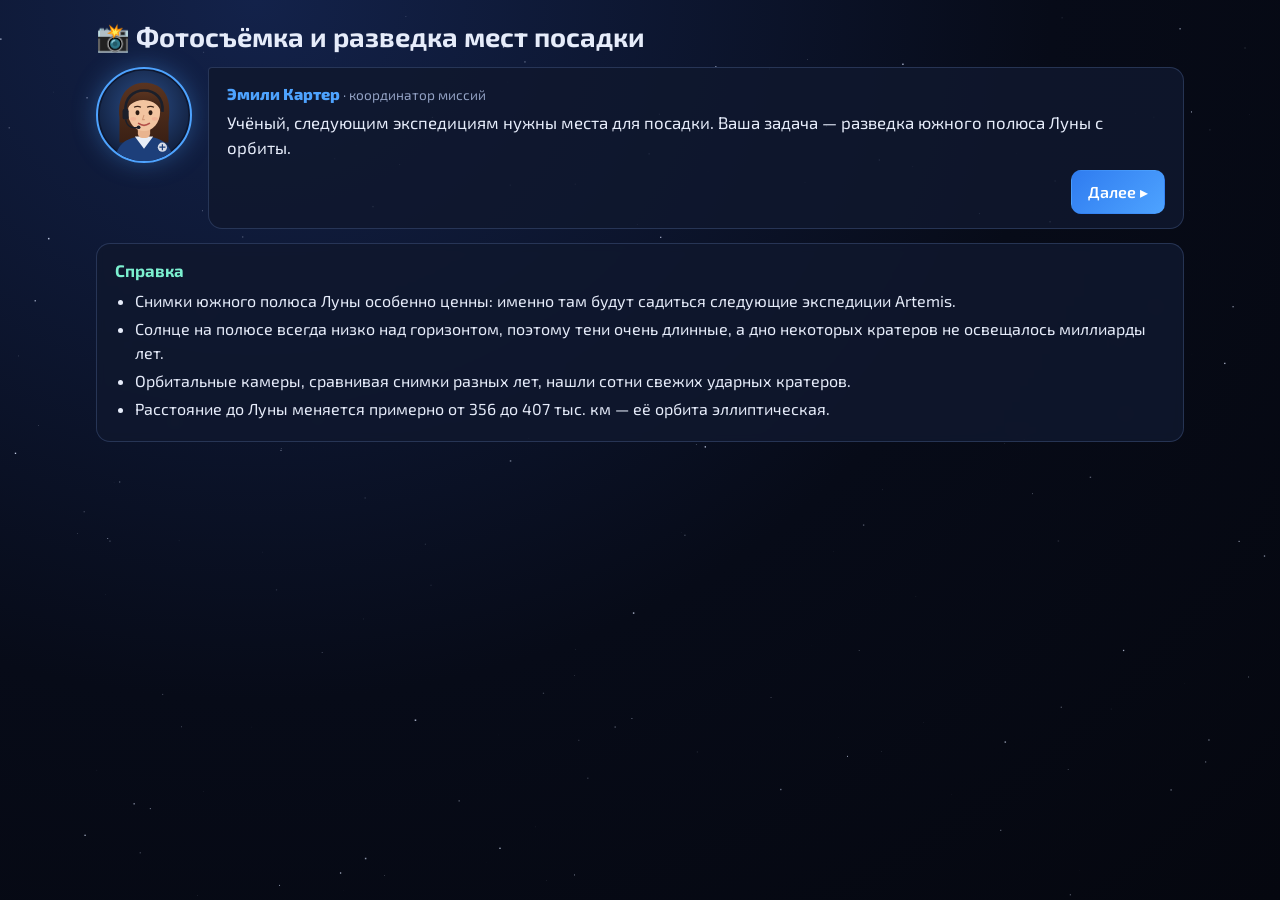
<file: embed/recon.html>
<!doctype html>
<html lang="ru">
<head>
<meta charset="utf-8">
<meta name="viewport" content="width=device-width, initial-scale=1">
<title>Фотосъёмка и разведка мест посадки</title>
<link href="https://fonts.googleapis.com/css2?family=Exo+2:wght@400;600;800&display=swap" rel="stylesheet">
<style>
:root {
  --bg: #05070f;
  --panel: rgba(16, 24, 46, 0.86);
  --panel-2: rgba(26, 38, 70, 0.9);
  --line: rgba(130, 160, 230, 0.22);
  --text: #e6ecfa;
  --muted: #93a2c4;
  --accent: #4ea3ff;
  --accent-2: #7cf0d0;
  --warn: #ffb547;
  --bad: #ff5d6c;
  --good: #4fe08a;
  --gold: #ffd25a;
  --radius: 14px;
}
* { box-sizing: border-box; }
html, body { margin: 0; min-height: 100%; }
body {
  background: radial-gradient(ellipse at 20% 0%, #13224a 0%, #070b18 55%, var(--bg) 100%) fixed;
  color: var(--text);
  font-family: 'Exo 2', system-ui, -apple-system, 'Segoe UI', Roboto, sans-serif;
  font-size: 16px;
  line-height: 1.5;
  overflow-x: hidden;
}
#stars { position: fixed; inset: 0; z-index: 0; pointer-events: none; }
#app { position: relative; z-index: 1; max-width: 1120px; margin: 0 auto; padding: 20px 16px 60px; }
h1, h2, h3, h4 { margin: 0 0 .5em; line-height: 1.2; }
h2 { font-size: 1.7rem; }
h4 { font-size: 1.05rem; color: var(--accent-2); }
.muted { color: var(--muted); }
.small { font-size: .85rem; }
.hidden { display: none !important; }
.row { display: flex; gap: 10px; align-items: center; flex-wrap: wrap; }
.row.center { justify-content: center; }
.gap { gap: 14px; }
.screen { animation: fadein .35s ease; }
@keyframes fadein { from { opacity: 0; transform: translateY(8px); } to { opacity: 1; transform: none; } }

.card { background: var(--panel); border: 1px solid var(--line); border-radius: var(--radius); padding: 16px 18px; margin: 14px 0; backdrop-filter: blur(4px); }
.badge { display: inline-block; background: var(--accent); color: #031021; font-weight: 800; font-size: .75rem; padding: 2px 8px; border-radius: 99px; text-transform: uppercase; letter-spacing: .04em; }

.btn {
  font: inherit; font-weight: 600; color: var(--text); background: var(--panel-2); border: 1px solid var(--line);
  border-radius: 10px; padding: 9px 16px; cursor: pointer; transition: transform .1s, background .2s, border-color .2s;
}
.btn:hover { border-color: var(--accent); background: #22355f; }
.btn:active { transform: scale(.97); }
.btn:disabled { opacity: .45; cursor: not-allowed; }
.btn-primary { background: linear-gradient(135deg, #2f7cf0, #4ea3ff); border-color: transparent; color: #fff; }
.btn-primary:hover { background: linear-gradient(135deg, #3d8cff, #6db5ff); }
.btn.big { font-size: 1.1rem; padding: 13px 26px; }
.btn.small { font-size: .85rem; padding: 6px 12px; }
.btn.ghost { background: transparent; }
.btn.good { background: #1c6b45; border-color: #2fae6d; }
.btn.danger { background: #6b1c26; border-color: #c43a4b; }
.btn.sel { border-color: var(--accent-2); box-shadow: 0 0 0 2px rgba(124, 240, 208, .35) inset; }
input, select { font: inherit; color: var(--text); background: #0c1428; border: 1px solid var(--line); border-radius: 8px; padding: 8px 12px; }
input[type=range] { padding: 0; accent-color: var(--accent); width: 100%; }

/* ---------- Титул ---------- */
.title-screen { text-align: center; padding-top: 7vh; }
.title-screen h1 { font-size: clamp(2.2rem, 7vw, 4rem); font-weight: 800; letter-spacing: .02em; background: linear-gradient(90deg, #9fd0ff, #fff, #7cf0d0); -webkit-background-clip: text; background-clip: text; color: transparent; }
.lead { color: var(--muted); font-size: 1.2rem; margin-bottom: 2em; }
.title-actions { display: flex; flex-direction: column; align-items: center; gap: 12px; }
.logo-orbit { position: relative; width: 180px; height: 180px; margin: 0 auto 20px; }
.planet { position: absolute; inset: 40px; border-radius: 50%; background: radial-gradient(circle at 35% 30%, #8fd0ff, #2a6bd1 45%, #0b2453 75%); box-shadow: 0 0 60px rgba(78, 163, 255, .45); }
.ring { position: absolute; inset: 10px; border-radius: 50%; border: 1px dashed rgba(160, 200, 255, .4); }
.sat { position: absolute; left: 50%; top: 50%; font-size: 26px; transform-origin: 0 0; animation: orbit 8s linear infinite; }
@keyframes orbit { from { transform: rotate(0deg) translate(80px) rotate(0deg); } to { transform: rotate(360deg) translate(80px) rotate(-360deg); } }

/* ---------- Диалог ---------- */
.dialog { display: flex; gap: 16px; align-items: flex-start; margin: 14px 0; animation: fadein .3s ease; }
.avatar { flex: 0 0 96px; width: 96px; height: 96px; border-radius: 50%; border: 2px solid var(--accent); box-shadow: 0 0 24px rgba(78, 163, 255, .35); overflow: hidden; background: #0d1730; }
.avatar-svg { width: 100%; height: 100%; display: block; }
.bubble { flex: 1; background: var(--panel); border: 1px solid var(--line); border-radius: 4px var(--radius) var(--radius) var(--radius); padding: 14px 18px; min-height: 96px; }
.speaker { font-weight: 800; color: var(--accent); margin-bottom: 4px; }
.speaker span { font-weight: 400; color: var(--muted); font-size: .85rem; }
.speech { min-height: 3em; font-size: 1.05rem; }
.dialog-actions { text-align: right; margin-top: 10px; }
.intro { padding-top: 6vh; max-width: 760px; margin: 0 auto; }
.name-form label { display: block; margin-bottom: 6px; color: var(--muted); }
.name-form input { flex: 1; min-width: 180px; }

.hint { display: flex; gap: 10px; align-items: center; background: rgba(20, 40, 80, .75); border: 1px solid var(--line); border-radius: 12px; padding: 8px 12px; margin: 8px 0; }
.mini-avatar { flex: 0 0 40px; width: 40px; height: 40px; border-radius: 50%; overflow: hidden; border: 1px solid var(--accent); }
.hint-text { font-size: .95rem; }

/* ---------- Роли ---------- */
.roles { text-align: center; padding-top: 3vh; }
.role-cards { display: grid; grid-template-columns: repeat(auto-fit, minmax(280px, 1fr)); gap: 18px; margin-top: 24px; text-align: left; }
.role-card { font: inherit; color: inherit; text-align: left; cursor: pointer; background: var(--panel); border: 1px solid var(--line); border-radius: var(--radius); padding: 22px; transition: transform .15s, border-color .2s, box-shadow .2s; }
.role-card:hover { transform: translateY(-4px); border-color: var(--accent); box-shadow: 0 10px 40px rgba(78, 163, 255, .2); }
.role-icon { font-size: 3rem; }
.role-card ul { padding-left: 0; list-style: none; margin: 10px 0 0; color: var(--muted); }
.role-card li { padding: 3px 0; }

/* ---------- Меню ---------- */
.menu-head { display: flex; justify-content: space-between; align-items: flex-end; gap: 12px; flex-wrap: wrap; }
.menu-stats { display: flex; gap: 10px; align-items: center; flex-wrap: wrap; }
.stars-big { color: var(--gold); font-weight: 800; font-size: 1.2rem; }
.cat { margin-top: 22px; }
.mission-grid { display: grid; grid-template-columns: repeat(auto-fill, minmax(300px, 1fr)); gap: 12px; }
.mission-card { font: inherit; color: inherit; text-align: left; display: flex; gap: 14px; align-items: center; background: var(--panel); border: 1px solid var(--line); border-radius: var(--radius); padding: 14px; cursor: pointer; transition: transform .15s, border-color .2s; }
.mission-card:hover { transform: translateY(-3px); border-color: var(--accent); }
.m-icon { font-size: 2.2rem; flex: 0 0 auto; }
.m-body { flex: 1; }
.m-body h4 { margin: 0 0 2px; color: var(--text); }
.m-body p { margin: 0; color: var(--muted); font-size: .88rem; }
.m-score { display: flex; flex-direction: column; align-items: flex-end; gap: 2px; }
.stars { color: var(--gold); letter-spacing: 2px; }
.stars.huge { font-size: 2.4rem; }

/* ---------- Брифинг/миссия/итог ---------- */
.crumbs { display: flex; gap: 10px; align-items: center; margin-bottom: 12px; }
.brief-facts ul, .report { margin: 0; padding-left: 20px; }
.brief-facts li, .report li { margin: 4px 0; }
.brief-go { text-align: center; }
.controls-card { text-align: left; }
.mission-bar { display: flex; justify-content: space-between; align-items: center; gap: 10px; margin-bottom: 4px; }
.mb-title { font-weight: 800; font-size: 1.25rem; }
.result { text-align: center; }
.result .card { text-align: left; }
.result-score { text-align: center !important; }
.score-num { font-size: 4rem; font-weight: 800; line-height: 1; }
.score-num span { font-size: 1.4rem; color: var(--muted); }
.result-talk { text-align: left; }

/* ---------- Игровые элементы ---------- */
.game-canvas { display: block; width: 100%; height: auto; background: #000; border-radius: 12px; border: 1px solid var(--line); touch-action: none; user-select: none; }
.stage-title { display: flex; justify-content: space-between; align-items: center; gap: 10px; flex-wrap: wrap; margin: 6px 0 8px; }
.stage-title h3 { margin: 0; }
.steps { display: flex; gap: 6px; flex-wrap: wrap; }
.step { font-size: .8rem; padding: 3px 10px; border-radius: 99px; border: 1px solid var(--line); color: var(--muted); }
.step.on { border-color: var(--accent); color: var(--text); background: rgba(78, 163, 255, .15); }
.step.done { border-color: var(--good); color: var(--good); }
.choices { display: flex; flex-wrap: wrap; gap: 10px; margin: 10px 0; }
.choice { font: inherit; color: inherit; cursor: pointer; background: var(--panel-2); border: 1px solid var(--line); border-radius: 12px; padding: 12px 16px; text-align: left; flex: 1 1 200px; transition: border-color .2s; }
.choice:hover { border-color: var(--accent); }
.choice.sel { border-color: var(--accent-2); background: rgba(124, 240, 208, .1); }
.choice.right { border-color: var(--good); background: rgba(79, 224, 138, .12); }
.choice.wrong { border-color: var(--bad); background: rgba(255, 93, 108, .12); }
.choice b { display: block; }
.grid-2 { display: grid; grid-template-columns: 1fr 1fr; gap: 14px; }
@media (max-width: 760px) { .grid-2 { grid-template-columns: 1fr; } }
.meter { height: 12px; background: #0b1326; border-radius: 6px; overflow: hidden; border: 1px solid var(--line); position: relative; }
.meter > i { display: block; height: 100%; background: var(--accent); transition: width .15s; }
.meter .zone { position: absolute; top: 0; bottom: 0; background: rgba(79, 224, 138, .28); border-left: 1px solid var(--good); border-right: 1px solid var(--good); }
.kv { display: grid; grid-template-columns: auto 1fr; gap: 4px 14px; }
.ok { color: var(--good); }
.bad { color: var(--bad); }
.warn { color: var(--warn); }
table.data { width: 100%; border-collapse: collapse; font-size: .92rem; }
table.data th, table.data td { padding: 6px 8px; border-bottom: 1px solid var(--line); text-align: left; }
table.data tr.pick { cursor: pointer; }
table.data tr.pick:hover td { background: rgba(78, 163, 255, .1); }
.toast { position: fixed; left: 50%; bottom: 30px; transform: translateX(-50%); background: var(--panel-2); border: 1px solid var(--accent); padding: 10px 18px; border-radius: 10px; z-index: 50; animation: fadein .2s; max-width: 90vw; }
.overlay { position: absolute; inset: 0; background: rgba(3, 6, 15, .82); display: flex; align-items: center; justify-content: center; border-radius: 12px; z-index: 5; padding: 10px; }
.overlay .card { max-width: 560px; width: 100%; }
.canvas-wrap { position: relative; }

/* Сенсорные кнопки */
.touch-pad { display: none; justify-content: space-between; gap: 10px; margin-top: 10px; user-select: none; }
.touch-group { display: flex; gap: 6px; flex-wrap: nowrap; }
.touch-btn { width: 56px; height: 56px; font-size: 1.2rem; border-radius: 12px; border: 1px solid var(--line); background: var(--panel-2); color: var(--text); touch-action: none; }
.touch-btn.wide { width: auto; padding: 0 14px; font-size: .95rem; }
.touch-btn.on { background: var(--accent); }
@media (pointer: coarse) { .touch-pad { display: flex; } }

/* База */
.base-layout { display: grid; grid-template-columns: 1fr 300px; gap: 14px; }
@media (max-width: 900px) { .base-layout { grid-template-columns: 1fr; } }
.base-grid { display: grid; gap: 2px; background: #0a0f1e; padding: 2px; border-radius: 10px; border: 1px solid var(--line); }
.cell { aspect-ratio: 1; border-radius: 4px; display: flex; align-items: center; justify-content: center; font-size: clamp(.8rem, 2.4vw, 1.4rem); cursor: pointer; position: relative; }
.cell.t-R { background: linear-gradient(135deg, #b9b6ad, #8f8c84); }
.cell.t-p { background: #6f6c66; }
.cell.t-C { background: #1d2333; cursor: not-allowed; }
.cell.t-X { background: repeating-linear-gradient(45deg, #4e4b46, #4e4b46 4px, #3c3a36 4px, #3c3a36 8px); cursor: not-allowed; }
.cell:hover { outline: 2px solid var(--accent); z-index: 1; }
.cell.badplace { box-shadow: inset 0 0 0 2px var(--bad); }
.palette { display: flex; flex-direction: column; gap: 6px; }
.pal-item { font: inherit; color: inherit; display: flex; justify-content: space-between; gap: 8px; align-items: center; background: var(--panel-2); border: 1px solid var(--line); border-radius: 10px; padding: 7px 10px; cursor: pointer; text-align: left; }
.pal-item.sel { border-color: var(--accent-2); background: rgba(124, 240, 208, .12); }
.checklist { list-style: none; padding: 0; margin: 0; font-size: .9rem; }
.checklist li { padding: 3px 0; }

/* ISRU */
.isru-machine { display: grid; grid-template-columns: 1.4fr 2fr 70px; gap: 10px; align-items: center; padding: 6px 0; border-bottom: 1px dashed var(--line); }
@media (max-width: 640px) { .isru-machine { grid-template-columns: 1fr; } }
.stock { display: grid; grid-template-columns: repeat(auto-fit, minmax(130px, 1fr)); gap: 8px; }
.stock div { background: #0b1326; border: 1px solid var(--line); border-radius: 10px; padding: 8px 10px; }
.stock b { display: block; font-size: 1.2rem; }

/* Ретранслятор */
.relay-table td.slot { text-align: center; cursor: pointer; min-width: 44px; font-size: .8rem; }
.relay-table td.vis { background: rgba(79, 224, 138, .15); }
.relay-table td.act { background: rgba(78, 163, 255, .35); font-weight: 800; }
.relay-wrap { overflow-x: auto; }

/* Провода */
.wires { display: flex; justify-content: space-between; gap: 30px; margin: 14px 0; }
.wire-col { display: flex; flex-direction: column; gap: 10px; }
.wire { width: 90px; height: 32px; border-radius: 8px; border: 2px solid #0008; cursor: pointer; }
.wire.done { opacity: .35; cursor: default; }
.wire.sel { outline: 3px solid #fff; }

@media (max-width: 600px) {
  .dialog { gap: 10px; }
  .avatar { flex-basis: 60px; width: 60px; height: 60px; }
  .bubble { min-height: 60px; padding: 10px 12px; }
  h2 { font-size: 1.35rem; }
  .score-num { font-size: 3rem; }
  .touch-btn { width: 46px; height: 50px; font-size: 1rem; }
  .touch-btn.wide { padding: 0 10px; font-size: .85rem; }
}

</style>
</head>
<body>
<canvas id="stars" aria-hidden="true"></canvas>
<main id="app"></main>
<script>
/* ===== js/core.js ===== */
'use strict';
/* ===== Общие утилиты, состояние, ассистентка, реестр миссий ===== */

const $ = (sel, root = document) => root.querySelector(sel);
const $$ = (sel, root = document) => Array.from(root.querySelectorAll(sel));
function h(html) {
  const t = document.createElement('template');
  t.innerHTML = html.trim();
  return t.content.firstElementChild;
}
const clamp = (v, a, b) => Math.max(a, Math.min(b, v));
const lerp = (a, b, t) => a + (b - a) * t;
const dist = (x1, y1, x2, y2) => Math.hypot(x2 - x1, y2 - y1);
const fmt = (v, d = 0) => Number(v).toFixed(d);

/** Детерминированный генератор случайных чисел */
function rng(seed) {
  let a = seed >>> 0;
  const f = () => {
    a |= 0; a = (a + 0x6D2B79F5) | 0;
    let t = Math.imul(a ^ (a >>> 15), 1 | a);
    t = (t + Math.imul(t ^ (t >>> 7), 61 | t)) ^ t;
    return ((t ^ (t >>> 14)) >>> 0) / 4294967296;
  };
  f.range = (lo, hi) => lo + f() * (hi - lo);
  f.int = (lo, hi) => Math.floor(lo + f() * (hi - lo + 1));
  f.pick = (arr) => arr[Math.floor(f() * arr.length)];
  f.gauss = () => { let u = 0, v = 0; while (!u) u = f(); while (!v) v = f(); return Math.sqrt(-2 * Math.log(u)) * Math.cos(2 * Math.PI * v); };
  return f;
}
const R = rng(Date.now() % 1e9);
function shuffle(arr, r = R) {
  const a = arr.slice();
  for (let i = a.length - 1; i > 0; i--) { const j = Math.floor(r() * (i + 1)); [a[i], a[j]] = [a[j], a[i]]; }
  return a;
}

/** Область жизни: всё, что зарегистрировано, снимается при dispose() */
class Scope {
  constructor() { this.fns = []; this.alive = true; this.keys = {}; this._keys = false; }
  on(target, evt, fn, opts) { target.addEventListener(evt, fn, opts); this.fns.push(() => target.removeEventListener(evt, fn, opts)); }
  raf(fn) {
    let last = performance.now(), id = 0, stopped = false;
    const step = (t) => {
      if (!this.alive || stopped) return;
      const dt = Math.min(0.05, (t - last) / 1000); last = t;
      if (fn(dt, t) === false) { stopped = true; return; }
      id = requestAnimationFrame(step);
    };
    id = requestAnimationFrame(step);
    const stop = () => { stopped = true; cancelAnimationFrame(id); };
    this.fns.push(stop);
    return stop;
  }
  timeout(fn, ms) { const id = setTimeout(() => this.alive && fn(), ms); this.fns.push(() => clearTimeout(id)); return id; }
  interval(fn, ms) { const id = setInterval(() => this.alive && fn(), ms); this.fns.push(() => clearInterval(id)); return id; }
  trackKeys() {
    if (this._keys) return this.keys;
    this._keys = true;
    const block = ['ArrowUp', 'ArrowDown', 'ArrowLeft', 'ArrowRight', 'Space'];
    this.on(window, 'keydown', (e) => {
      if (e.target && /INPUT|TEXTAREA|SELECT/.test(e.target.tagName)) return;
      this.keys[e.code] = true;
      if (block.includes(e.code)) e.preventDefault();
    });
    this.on(window, 'keyup', (e) => { this.keys[e.code] = false; });
    this.on(window, 'blur', () => { for (const k in this.keys) this.keys[k] = false; });
    return this.keys;
  }
  dispose() { this.alive = false; this.fns.forEach((f) => { try { f(); } catch (e) { /* noop */ } }); this.fns = []; }
}

/** Экранные кнопки для сенсорных устройств: эмулируют клавиши */
function touchControls(scope, groups) {
  const wrap = h('<div class="touch-pad"></div>');
  for (const g of groups) {
    const grp = h('<div class="touch-group"></div>');
    for (const b of g) {
      const btn = h(`<button class="touch-btn" type="button">${b.label}</button>`);
      if (b.wide) btn.classList.add('wide');
      const down = (e) => { e.preventDefault(); btn.classList.add('on'); window.dispatchEvent(new KeyboardEvent('keydown', { code: b.code, key: b.code })); };
      const up = (e) => { e.preventDefault(); if (!btn.classList.contains('on')) return; btn.classList.remove('on'); window.dispatchEvent(new KeyboardEvent('keyup', { code: b.code, key: b.code })); };
      scope.on(btn, 'pointerdown', down);
      scope.on(btn, 'pointerup', up);
      scope.on(btn, 'pointerleave', up);
      scope.on(btn, 'pointercancel', up);
      grp.appendChild(btn);
    }
    wrap.appendChild(grp);
  }
  return wrap;
}

/** Координаты указателя в системе координат canvas */
function canvasPoint(canvas, e) {
  const r = canvas.getBoundingClientRect();
  return { x: (e.clientX - r.left) * (canvas.width / r.width), y: (e.clientY - r.top) * (canvas.height / r.height) };
}

/* ===== Сохранение ===== */
const Store = {
  key: 'space-missions-v1',
  data: { name: '', role: null, best: {} },
  load() { try { const s = JSON.parse(localStorage.getItem(this.key)); if (s) this.data = Object.assign(this.data, s); } catch (e) { /* noop */ } return this.data; },
  save() { try { localStorage.setItem(this.key, JSON.stringify(this.data)); } catch (e) { /* noop */ } },
  reset() { this.data = { name: '', role: null, best: {} }; try { localStorage.removeItem(this.key); } catch (e) { /* noop */ } },
};
const starsFor = (score) => (score >= 90 ? 3 : score >= 70 ? 2 : score >= 40 ? 1 : 0);
const starStr = (n) => '★'.repeat(n) + '☆'.repeat(3 - n);

/* ===== Ассистентка ===== */
const ASSISTANT = { name: 'Эмили Картер', title: 'координатор миссий' };
const AVATAR_SVG = `
<svg viewBox="0 0 120 120" class="avatar-svg" aria-hidden="true">
  <defs>
    <radialGradient id="avbg" cx="50%" cy="40%" r="70%"><stop offset="0" stop-color="#2b4f8a"/><stop offset="1" stop-color="#0d1730"/></radialGradient>
    <linearGradient id="avhair" x1="0" y1="0" x2="0" y2="1"><stop offset="0" stop-color="#5a3420"/><stop offset="1" stop-color="#3a2014"/></linearGradient>
  </defs>
  <circle cx="60" cy="60" r="58" fill="url(#avbg)"/>
  <path d="M28 64 C24 30 44 18 60 18 C80 18 98 30 92 70 L92 96 L28 96 Z" fill="url(#avhair)"/>
  <path d="M22 120 C24 96 40 88 60 88 C80 88 96 96 98 120 Z" fill="#1d3f7a"/>
  <path d="M48 88 L60 104 L72 88 Z" fill="#e9eef7"/>
  <rect x="52" y="74" width="16" height="16" rx="6" fill="#e9b48f"/>
  <ellipse cx="60" cy="56" rx="21" ry="25" fill="#f2c4a0"/>
  <path d="M38 52 C40 30 58 28 66 30 C76 32 84 40 82 54 C76 42 62 38 50 42 C44 44 40 48 38 52 Z" fill="url(#avhair)"/>
  <ellipse cx="51.5" cy="57" rx="2.6" ry="3.2" fill="#2a1a12"/>
  <ellipse cx="68.5" cy="57" rx="2.6" ry="3.2" fill="#2a1a12"/>
  <path d="M47 50 Q51.5 47.5 56 50" stroke="#3a2014" stroke-width="1.6" fill="none"/>
  <path d="M64 50 Q68.5 47.5 73 50" stroke="#3a2014" stroke-width="1.6" fill="none"/>
  <path d="M60 60 L58 66 L61 66" stroke="#d49a78" stroke-width="1.4" fill="none"/>
  <path d="M53 71 Q60 76 67 71" stroke="#b5524a" stroke-width="2.2" fill="none" stroke-linecap="round"/>
  <ellipse cx="46" cy="65" rx="4" ry="2.4" fill="#f0a08a" opacity=".45"/>
  <ellipse cx="74" cy="65" rx="4" ry="2.4" fill="#f0a08a" opacity=".45"/>
  <path d="M36 56 C34 38 46 28 60 28 C74 28 86 38 84 56" stroke="#1b1f2a" stroke-width="3.5" fill="none"/>
  <rect x="32" y="52" width="8" height="14" rx="3" fill="#1b1f2a"/>
  <path d="M36 66 C38 76 46 78 52 76" stroke="#1b1f2a" stroke-width="2" fill="none"/>
  <circle cx="53" cy="76" r="2.4" fill="#1b1f2a"/>
  <circle cx="84" cy="102" r="6" fill="#d8dde8"/><path d="M80 102 h8 M84 98 v8" stroke="#1d3f7a" stroke-width="1.6"/>
</svg>`;

/** Диалог с ассистенткой. lines: строки (можно HTML). Возвращает Promise, завершается после последней реплики */
function talk(container, lines, opts = {}) {
  return new Promise((resolve) => {
    const box = h(`
      <div class="dialog">
        <div class="avatar">${AVATAR_SVG}</div>
        <div class="bubble">
          <div class="speaker">${ASSISTANT.name} <span>· ${ASSISTANT.title}</span></div>
          <div class="speech"></div>
          <div class="dialog-actions"><button class="btn btn-primary next" type="button">Далее ▸</button></div>
        </div>
      </div>`);
    container.appendChild(box);
    const speech = $('.speech', box);
    const next = $('.next', box);
    let i = 0, typing = null, full = '';
    const show = () => {
      full = lines[i];
      const plain = full.replace(/<[^>]+>/g, '');
      let n = 0;
      speech.textContent = '';
      clearInterval(typing);
      typing = setInterval(() => {
        n += 2;
        if (n >= plain.length) { clearInterval(typing); typing = null; speech.innerHTML = full; return; }
        speech.textContent = plain.slice(0, n);
      }, 16);
      next.textContent = i === lines.length - 1 ? (opts.lastLabel || 'Понятно ✓') : 'Далее ▸';
    };
    const advance = () => {
      if (typing) { clearInterval(typing); typing = null; speech.innerHTML = full; return; }
      i++;
      if (i >= lines.length) {
        if (opts.keep) { next.remove(); } else { box.remove(); }
        resolve();
        return;
      }
      show();
    };
    next.addEventListener('click', advance);
    show();
  });
}

/** Короткая подсказка ассистентки внутри миссии */
function hintBox(text) {
  return h(`<div class="hint"><div class="mini-avatar">${AVATAR_SVG}</div><div class="hint-text">${text}</div></div>`);
}

/* ===== Реестр миссий ===== */
const Missions = {
  list: [],
  register(m) { this.list.push(m); },
  get(id) { return this.list.find((m) => m.id === id); },
};
const CATEGORIES = {
  orbit: { title: '🛰 Околоземная орбита', sub: 'МКС, Тяньгун' },
  moon: { title: '🌕 Полёты к Луне', sub: 'Artemis и разведка южного полюса' },
  mars: { title: '🔴 Полёты к Марсу', sub: 'Пока туда летают только роботы' },
};
const ROLES = {
  pilot: { title: 'Пилот', icon: '👨‍🚀', desc: 'Участвует в миссиях, которые требуют личного присутствия: выходы в открытый космос, испытательные полёты, высадка и работа на Луне.' },
  scientist: { title: 'Учёный', icon: '🔬', desc: 'Работает над удалёнными миссиями: наблюдение Земли, управление спутниками, съёмка Луны, орбитальные аппараты и марсоходы.' },
};

/* ===== Звёздный фон ===== */
(function starfield() {
  const c = document.getElementById('stars');
  if (!c) return;
  const ctx = c.getContext('2d');
  let stars = [];
  const resize = () => {
    c.width = innerWidth; c.height = innerHeight;
    stars = Array.from({ length: Math.round((c.width * c.height) / 5000) }, () => ({
      x: Math.random() * c.width, y: Math.random() * c.height, r: Math.random() * 1.4 + 0.2, p: Math.random() * 6.28, s: 0.3 + Math.random() * 1.2,
    }));
  };
  resize();
  addEventListener('resize', resize);
  const draw = (t) => {
    ctx.clearRect(0, 0, c.width, c.height);
    for (const s of stars) {
      const a = 0.45 + 0.45 * Math.sin(s.p + t * 0.001 * s.s);
      ctx.fillStyle = `rgba(220,230,255,${a})`;
      ctx.fillRect(s.x, s.y, s.r, s.r);
    }
    requestAnimationFrame(draw);
  };
  requestAnimationFrame(draw);
})();

/* ===== js/moon-art.js ===== */
'use strict';
/* Общая графика Луны: процедурная поверхность и кратеры (нужна миссиям «Фотосъёмка» и «Высадка») */
(function () {
  /** Процедурная текстура лунной поверхности */
  function moonTexture(w, h, seed, extraCraters) {
    const c = document.createElement('canvas'); c.width = w; c.height = h;
    const x = c.getContext('2d');
    const r = rng(seed);
    x.fillStyle = '#7d7b78'; x.fillRect(0, 0, w, h);
    for (let i = 0; i < w * h / 900; i++) { const g = 100 + r() * 60; x.fillStyle = `rgba(${g},${g},${g - 4},0.25)`; x.fillRect(r() * w, r() * h, r() * 14 + 2, r() * 14 + 2); }
    for (let i = 0; i < 6; i++) { x.fillStyle = 'rgba(60,60,62,.25)'; x.beginPath(); x.ellipse(r() * w, r() * h, r.range(80, 260), r.range(60, 180), r() * 3, 0, 7); x.fill(); }
    const craters = [];
    for (let i = 0; i < w * h / 5200; i++) craters.push([r() * w, r() * h, Math.pow(r(), 4.5) * 46 + 1.5]);
    (extraCraters || []).forEach((cc) => craters.push(cc));
    craters.forEach(([cx, cy, rr]) => drawCrater(x, cx, cy, rr));
    return c;
  }
  function drawCrater(x, cx, cy, rr) {
    // Солнце низко с востока: тень с западной стороны
    const g = x.createRadialGradient(cx + rr * 0.35, cy, rr * 0.2, cx, cy, rr);
    g.addColorStop(0, 'rgba(25,25,28,0.9)'); g.addColorStop(0.75, 'rgba(60,60,62,0.6)'); g.addColorStop(1, 'rgba(60,60,62,0)');
    x.fillStyle = g; x.beginPath(); x.arc(cx, cy, rr, 0, 7); x.fill();
    x.strokeStyle = 'rgba(210,208,200,.55)'; x.lineWidth = Math.max(1, rr * 0.12);
    x.beginPath(); x.arc(cx, cy, rr * 0.92, -Math.PI / 2 - 0.9, Math.PI / 2 + 0.9, true); x.stroke();
  }

  window.MoonArt = { moonTexture, drawCrater };
})();

/* ===== js/missions/recon.js ===== */
'use strict';
/* Миссия 5. Фотосъёмка и разведка мест посадки на Луне */
(function () {
  const W = 960, H = 540;
  const STEPS = ['Орбитальная съёмка', 'Поиск изменений', 'Движение Луны'];

  const { moonTexture, drawCrater } = window.MoonArt;

  function start(root, api) {
    const S = api.scope;
    const keys = S.trackKeys();
    const details = [];
    const part = { a: 0, b: 0, c: 0 };
    const header = (i, t) => `<div class="stage-title"><h3>${t}</h3><div class="steps">${STEPS.map((s, k) => `<span class="step ${k < i ? 'done' : k === i ? 'on' : ''}">${s}</span>`).join('')}</div></div>`;

    /* ---------- A. Орбитальная съёмка ---------- */
    function orbitPhotos() {
      root.innerHTML = '';
      const el = h(`<div>${header(0, 'Съёмка мест посадки у южного полюса')}<canvas class="game-canvas" width="${W}" height="${H}"></canvas></div>`);
      root.appendChild(el);
      el.appendChild(touchControls(S, [
        [{ label: '◀', code: 'ArrowLeft' }, { label: '▲', code: 'ArrowUp' }, { label: '▼', code: 'ArrowDown' }, { label: '▶', code: 'ArrowRight' }],
        [{ label: 'Z зум', code: 'KeyZ', wide: true }, { label: '📸', code: 'Space' }],
      ]));
      api.hint('Аппарат летит над полюсом, поверхность движется справа налево. Стрелки ◀▶ наклоняют камеру вперёд/назад по ходу полёта, ▲▼ — поперёк. Z — зум (×1/×2/×4). Пробел — снимок. Каждая цель требует нужный зум и угол съёмки — смотрите список справа.');
      const cv = $('canvas', el), ctx = cv.getContext('2d');
      const TW = 5200, TH = 900;
      const tex = moonTexture(TW, TH, 7331);
      const tctx = tex.getContext('2d');
      const targets = [
        { name: 'Кратер Шеклтон', x: 1100, y: 420, r: 36, zoom: 2, angle: 'nadir', shot: null },
        { name: 'Гребень Малаперт', x: 1850, y: 260, r: 30, zoom: 1, angle: 'oblique', shot: null },
        { name: 'Кратер Де Герлах', x: 2650, y: 600, r: 32, zoom: 4, angle: 'nadir', shot: null },
        { name: 'Плато Нобиле', x: 3500, y: 330, r: 34, zoom: 2, angle: 'oblique', shot: null },
        { name: 'Кратер Хаворт', x: 4300, y: 520, r: 30, zoom: 4, angle: 'oblique', shot: null },
      ];
      targets.forEach((t) => {
        drawCrater(tctx, t.x, t.y, t.r);
        tctx.strokeStyle = 'rgba(255,220,120,.0)';
      });
      const ALT = 600; // условная высота в пикселях текстуры
      const s = { pos: 480, tilt: 0, cross: 450, zoom: 1, flash: 0, msg: '', msgT: 0, over: false, shots: 0 };
      const zooms = [1, 2, 4];
      S.on(window, 'keydown', (e) => {
        if (s.over) return;
        if (e.code === 'KeyZ') s.zoom = zooms[(zooms.indexOf(s.zoom) + 1) % 3];
        if (e.code === 'Space') snap();
      });
      S.on(cv, 'wheel', (e) => { e.preventDefault(); const i = zooms.indexOf(s.zoom) + (e.deltaY < 0 ? 1 : -1); s.zoom = zooms[clamp(i, 0, 2)]; }, { passive: false });
      const viewCenter = () => ({ x: s.pos + Math.tan((s.tilt * Math.PI) / 180) * ALT, y: s.cross });
      function snap() {
        s.flash = 0.25; s.shots++;
        const vc = viewCenter();
        const half = 90 / s.zoom;
        const t = targets.find((tt) => !tt.shot && Math.abs(tt.x - vc.x) < half && Math.abs(tt.y - vc.y) < half);
        if (!t) { s.msg = 'В кадре нет цели из списка.'; s.msgT = 2; return; }
        const angOk = t.angle === 'nadir' ? Math.abs(s.tilt) < 10 : Math.abs(s.tilt) >= 18 && Math.abs(s.tilt) <= 38;
        const zoomOk = s.zoom === t.zoom;
        const centered = 1 - dist(t.x, t.y, vc.x, vc.y) / (half * 1.42);
        t.shot = { angOk, zoomOk, q: Math.round(clamp((angOk ? 45 : 10) + (zoomOk ? 35 : 10) + centered * 20, 0, 100)) };
        s.msg = `${t.name}: снимок принят (${t.shot.q}%)${!angOk ? ' — неверный угол' : ''}${!zoomOk ? ' — неверный зум' : ''}`; s.msgT = 3;
      }
      S.raf((dt) => {
        if (s.over) return false;
        s.pos += 70 * dt; s.flash -= dt; s.msgT -= dt;
        if (keys.ArrowRight) s.tilt = Math.min(40, s.tilt + 30 * dt);
        if (keys.ArrowLeft) s.tilt = Math.max(-40, s.tilt - 30 * dt);
        if (keys.ArrowUp) s.cross = Math.max(80, s.cross - 220 * dt);
        if (keys.ArrowDown) s.cross = Math.min(TH - 80, s.cross + 220 * dt);
        if (s.pos > TW - 300) {
          s.over = true;
          const sum = targets.reduce((a, t) => a + (t.shot ? t.shot.q : 0), 0);
          part.a = sum / targets.length;
          details.push(`Орбитальная съёмка: снято ${targets.filter((t) => t.shot).length}/5 мест посадки, среднее качество ${fmt(part.a, 0)}%`);
          targets.filter((t) => !t.shot).forEach((t) => details.push(`<span class="warn">Пропущена цель: ${t.name}</span>`));
          S.timeout(blink, 600);
        }
        // отрисовка
        const vc = viewCenter();
        const sw = W / s.zoom, sh = H / s.zoom;
        ctx.fillStyle = '#000'; ctx.fillRect(0, 0, W, H);
        ctx.imageSmoothingEnabled = true;
        ctx.drawImage(tex, vc.x - sw / 2, vc.y - sh / 2, sw, sh, 0, 0, W, H);
        // эффект наклона: лёгкое затемнение к краю
        if (Math.abs(s.tilt) > 5) { const gg = ctx.createLinearGradient(0, 0, W, 0); const a = Math.abs(s.tilt) / 80; if (s.tilt > 0) { gg.addColorStop(0, 'rgba(0,0,0,0)'); gg.addColorStop(1, `rgba(0,0,0,${a})`); } else { gg.addColorStop(0, `rgba(0,0,0,${a})`); gg.addColorStop(1, 'rgba(0,0,0,0)'); } ctx.fillStyle = gg; ctx.fillRect(0, 0, W, H); }
        // метки целей
        targets.forEach((t) => {
          const sx = (t.x - vc.x) * s.zoom + W / 2, sy = (t.y - vc.y) * s.zoom + H / 2;
          if (sx < -60 || sx > W + 60) return;
          ctx.strokeStyle = t.shot ? 'rgba(79,224,138,.8)' : 'rgba(255,210,90,.9)'; ctx.setLineDash([5, 5]); ctx.lineWidth = 2;
          ctx.beginPath(); ctx.arc(sx, sy, t.r * s.zoom + 8, 0, 7); ctx.stroke(); ctx.setLineDash([]);
          ctx.fillStyle = '#ffd25a'; ctx.font = '14px "Exo 2"'; ctx.textAlign = 'center'; ctx.fillText(t.name, sx, sy - t.r * s.zoom - 14);
        });
        // рамка кадра
        const fr = 90;
        ctx.strokeStyle = '#7cf0d0'; ctx.lineWidth = 2; ctx.strokeRect(W / 2 - fr, H / 2 - fr, fr * 2, fr * 2);
        ctx.beginPath(); ctx.moveTo(W / 2 - 10, H / 2); ctx.lineTo(W / 2 + 10, H / 2); ctx.moveTo(W / 2, H / 2 - 10); ctx.lineTo(W / 2, H / 2 + 10); ctx.stroke();
        if (s.flash > 0) { ctx.fillStyle = `rgba(255,255,255,${s.flash * 3})`; ctx.fillRect(0, 0, W, H); }
        // HUD
        ctx.fillStyle = 'rgba(0,8,20,.75)'; ctx.fillRect(10, 10, 250, 80);
        ctx.fillStyle = '#fff'; ctx.font = '14px "Exo 2"'; ctx.textAlign = 'left';
        ctx.fillText(`Наклон камеры: ${fmt(s.tilt, 0)}° ${Math.abs(s.tilt) < 10 ? '(надир)' : Math.abs(s.tilt) >= 18 && Math.abs(s.tilt) <= 38 ? '(наклонная)' : ''}`, 20, 32);
        ctx.fillText(`Зум: ×${s.zoom}`, 20, 54);
        ctx.fillText(`Пройдено: ${fmt((s.pos / (TW - 300)) * 100, 0)}% витка`, 20, 76);
        ctx.fillStyle = 'rgba(0,8,20,.75)'; ctx.fillRect(W - 330, 10, 320, 26 + targets.length * 22);
        ctx.fillStyle = '#7cf0d0'; ctx.fillText('Список целей', W - 318, 30);
        targets.forEach((t, i) => {
          ctx.fillStyle = t.shot ? '#4fe08a' : '#fff';
          ctx.fillText(`${t.shot ? '✓' : '○'} ${t.name}: ×${t.zoom}, ${t.angle === 'nadir' ? 'надир <10°' : 'наклон 18–38°'}`, W - 318, 52 + i * 22);
        });
        if (s.msgT > 0) { ctx.fillStyle = 'rgba(0,8,20,.85)'; ctx.fillRect(W / 2 - 280, H - 56, 560, 34); ctx.fillStyle = '#fff'; ctx.textAlign = 'center'; ctx.fillText(s.msg, W / 2, H - 34); }
      });
    }

    /* ---------- B. Мигающий компаратор: поиск нового кратера ---------- */
    function blink() {
      root.innerHTML = '';
      const el = h(`<div>${header(1, 'Поиск изменений: снимки «до» и «после»')}
        <div class="row" style="margin-bottom:8px"><button class="btn small tog">⏯ Мигание: вкл</button><span class="muted small">Раунд <b class="rd">1</b>/2 · попыток: <b class="tr">3</b></span></div>
        <div class="canvas-wrap"><canvas class="game-canvas" width="${W}" height="${H}" style="cursor:crosshair"></canvas></div></div>`);
      root.appendChild(el);
      api.hint('Сравниваем снимки одного участка, сделанные с разницей в несколько месяцев. Где-то появился свежий кратер от удара метеорита — это аномалия! Нажмите на место, где он появился.');
      const cv = $('canvas', el), ctx = cv.getContext('2d');
      let round = 0, score = 0, imgs = null, fresh = null, tries = 3, blinkOn = true, showB = false, done = false;
      const makeRound = () => {
        const seed = Math.floor(Math.random() * 1e6);
        fresh = { x: R.range(120, W - 120), y: R.range(100, H - 100), r: R.range(7, 11) };
        imgs = [moonTexture(W, H, seed), moonTexture(W, H, seed)];
        const bx = imgs[1].getContext('2d');
        drawCrater(bx, fresh.x, fresh.y, fresh.r);
        bx.fillStyle = 'rgba(230,228,220,.2)'; bx.beginPath(); bx.arc(fresh.x, fresh.y, fresh.r * 2.4, 0, 7); bx.fill(); // светлый выброс
        tries = 3; $('.tr', el).textContent = tries; $('.rd', el).textContent = round + 1;
      };
      makeRound();
      $('.tog', el).addEventListener('click', (e) => { blinkOn = !blinkOn; e.target.textContent = `⏯ Мигание: ${blinkOn ? 'вкл' : 'выкл'}`; });
      let tt = 0, mark = null;
      S.raf((dt) => {
        tt += dt;
        showB = blinkOn ? Math.floor(tt / 0.6) % 2 === 1 : false;
        ctx.drawImage(imgs[showB ? 1 : 0], 0, 0);
        ctx.fillStyle = 'rgba(0,8,20,.75)'; ctx.fillRect(10, 10, 200, 30);
        ctx.fillStyle = showB ? '#ffd25a' : '#7cf0d0'; ctx.font = '15px "Exo 2"'; ctx.textAlign = 'left';
        ctx.fillText(showB ? 'СНИМОК «ПОСЛЕ»' : 'СНИМОК «ДО»', 22, 31);
        if (mark) { ctx.strokeStyle = mark.ok ? '#4fe08a' : '#ff5d6c'; ctx.lineWidth = 3; ctx.beginPath(); ctx.arc(mark.x, mark.y, 26, 0, 7); ctx.stroke(); }
        if (done) return false;
      });
      S.on(cv, 'pointerdown', (e) => {
        if (done) return;
        const p = canvasPoint(cv, e);
        const ok = dist(p.x, p.y, fresh.x, fresh.y) < 32;
        mark = { x: ok ? fresh.x : p.x, y: ok ? fresh.y : p.y, ok };
        if (ok || --tries <= 0) {
          if (ok) score += tries === 3 ? 50 : tries === 2 ? 35 : 20;
          else mark = { x: fresh.x, y: fresh.y, ok: false };
          round++;
          if (round >= 2) {
            done = true; part.b = score;
            details.push(`Поиск изменений: результат ${score}/100`);
            S.timeout(motion, 1200);
          } else S.timeout(() => { mark = null; makeRound(); }, 1200);
        }
        $('.tr', el).textContent = Math.max(tries, 0);
      });
    }

    /* ---------- C. Движение Луны: поиск аномального измерения ---------- */
    function motion() {
      root.innerHTML = '';
      const el = h(`<div>${header(2, 'Изучение движения Луны')}
        <canvas class="game-canvas" width="${W}" height="420" style="cursor:pointer"></canvas>
        <div class="card q2 hidden"><h4>В какой день Луна была ближе всего к Земле (перигей)?</h4><div class="choices"></div></div></div>`);
      root.appendChild(el);
      api.hint('Лазерные дальномеры каждый день измеряют расстояние до Луны по отражателям, оставленным на её поверхности. Орбита Луны — эллипс, поэтому расстояние плавно меняется. Одно измерение явно ошибочное — нажмите на эту точку.');
      const cv = $('canvas', el), ctx = cv.getContext('2d');
      const Wc = 960, Hc = 420;
      const phase = R.range(0, 6.28);
      const days = Array.from({ length: 30 }, (_, i) => ({ d: i + 1, v: 381600 - 25000 * Math.cos((2 * Math.PI * i) / 27.55 + phase) + R.gauss() * 400 }));
      const bad = R.int(4, 25);
      days[bad].v += (R() < 0.5 ? -1 : 1) * R.range(9000, 13000);
      const X = (i) => 60 + (i / 29) * (Wc - 100), Y = (v) => 30 + (1 - (v - 340000) / (420000 - 340000)) * (Hc - 80);
      let chosen = null, stage = 0, score = 0;
      const draw = () => {
        ctx.fillStyle = '#071024'; ctx.fillRect(0, 0, Wc, Hc);
        ctx.strokeStyle = 'rgba(140,170,230,.15)'; ctx.fillStyle = '#93a2c4'; ctx.font = '13px "Exo 2"'; ctx.textAlign = 'right';
        for (let v = 350000; v <= 410000; v += 10000) { ctx.beginPath(); ctx.moveTo(60, Y(v)); ctx.lineTo(Wc - 40, Y(v)); ctx.stroke(); ctx.fillText(`${v / 1000}`, 54, Y(v) + 4); }
        ctx.textAlign = 'left'; ctx.fillText('тыс. км', 8, 18);
        ctx.textAlign = 'center';
        days.forEach((d, i) => { if (i % 3 === 0) ctx.fillText(`день ${d.d}`, X(i), Hc - 20); });
        ctx.strokeStyle = 'rgba(124,240,208,.35)'; ctx.beginPath();
        days.forEach((d, i) => (i ? ctx.lineTo(X(i), Y(d.v)) : ctx.moveTo(X(i), Y(d.v)))); ctx.stroke();
        days.forEach((d, i) => {
          ctx.fillStyle = chosen === i ? (i === bad ? '#4fe08a' : '#ff5d6c') : (stage > 0 && i === bad ? '#4fe08a' : '#7cf0d0');
          ctx.beginPath(); ctx.arc(X(i), Y(d.v), chosen === i ? 8 : 5, 0, 7); ctx.fill();
        });
      };
      draw();
      S.on(cv, 'pointerdown', (e) => {
        if (stage > 0) return;
        const p = canvasPoint(cv, e);
        let best = -1, bd = 1e9;
        days.forEach((d, i) => { const dd = dist(p.x, p.y, X(i), Y(d.v)); if (dd < bd) { bd = dd; best = i; } });
        if (bd > 30) return;
        chosen = best; stage = 1;
        const ok = best === bad;
        if (ok) score += 50;
        details.push(`Аномальное измерение (день ${bad + 1}): ${ok ? '<span class="ok">найдено</span>' : '<span class="bad">не найдено</span>'}`);
        draw();
        api.hint(ok ? 'Верно! Это измерение выбивается из плавной кривой — скорее всего, сбой прибора, а не настоящая аномалия.' : `Не та точка. Ошибочное измерение было в день ${bad + 1} — оно выбивается из плавной кривой.`);
        // вопрос про перигей
        const clean = days.map((d, i) => (i === bad ? 1e9 : d.v));
        const per = clean.indexOf(Math.min(...clean));
        const opts = shuffle([per, (per + 7) % 30, (per + 14) % 30, (per + 21) % 30]);
        const q = $('.q2', el); q.classList.remove('hidden');
        const ch = $('.choices', q);
        ch.innerHTML = opts.map((o) => `<button class="choice" data-d="${o}"><b>День ${o + 1}</b></button>`).join('');
        ch.addEventListener('click', (ev) => {
          const b = ev.target.closest('[data-d]'); if (!b || stage > 1) return;
          stage = 2;
          const right = Math.abs(+b.dataset.d - per) <= 1;
          if (right) score += 50;
          $$('[data-d]', ch).forEach((x) => { if (+x.dataset.d === per) x.classList.add('right'); else if (x === b) x.classList.add('wrong'); });
          details.push(`Перигей определён ${right ? '<span class="ok">верно</span>' : '<span class="bad">неверно</span>'} (день ${per + 1}, ${fmt(days[per].v, 0)} км)`);
          part.c = score;
          S.timeout(() => api.finish(part.a * 0.55 + part.b * 0.25 + part.c * 0.2, details), 1200);
        });
      });
    }

    orbitPhotos();
  }

  Missions.register({
    id: 'recon', role: 'scientist', cat: 'moon', icon: '📸', title: 'Фотосъёмка и разведка мест посадки',
    short: 'Съёмка южного полюса Луны, поиск аномалий и изучение её движения',
    facts: [
      'Снимки южного полюса Луны особенно ценны: именно там будут садиться следующие экспедиции Artemis.',
      'Солнце на полюсе всегда низко над горизонтом, поэтому тени очень длинные, а дно некоторых кратеров не освещалось миллиарды лет.',
      'Орбитальные камеры, сравнивая снимки разных лет, нашли сотни свежих ударных кратеров.',
      'Расстояние до Луны меняется примерно от 356 до 407 тыс. км — её орбита эллиптическая.',
    ],
    briefing: [
      'Учёный, следующим экспедициям нужны места для посадки. Ваша задача — разведка южного полюса Луны с орбиты.',
      'Сначала проведём <b>съёмку пяти мест посадки</b>. Для каждого места указан нужный зум и ракурс: строго вниз (надир) — для карт, наклонная съёмка — чтобы оценить рельеф и склоны.',
      'Затем — <b>поиск аномалий</b>: сравним старые и новые снимки и найдём свежие кратеры. А в конце изучим <b>движение Луны</b> по данным лазерной дальнометрии.',
    ],
    controls: '<b>Стрелки</b> — наклон камеры, <b>Z</b> или колесо мыши — зум, <b>Пробел</b> — снимок. Далее — мышью.',
    start,
  });
})();

/* ===== js/embed.js ===== */
'use strict';
/* Встраивание отдельных миссий в любой проект.
 *
 *   const game = SpaceMissions.mount('rover', document.getElementById('box'), {
 *     briefing: true,                       // показать брифинг ассистентки перед стартом
 *     onFinish: ({ id, score, stars, details }) => { ... },  // свой обработчик результата
 *   });
 *   game.restart();   // начать заново
 *   game.destroy();   // остановить и очистить контейнер
 *
 * Нужны: css/style.css, js/core.js, js/moon-art.js (для Луны), файл миссии и этот файл.
 */
(function () {
  function mount(id, container, opts = {}) {
    const m = Missions.get(id);
    if (!m) throw new Error(`Миссия «${id}» не найдена. Доступны: ${Missions.list.map((x) => x.id).join(', ')}`);
    let scope = null;

    const clear = () => { if (scope) { scope.dispose(); scope = null; } container.innerHTML = ''; };

    async function briefing() {
      clear();
      const el = h(`<section class="briefing screen">
        <h2>${m.icon} ${m.title}</h2>
        <div class="brief-talk"></div>
        <div class="brief-facts card"><h4>Справка</h4><ul>${m.facts.map((f) => `<li>${f}</li>`).join('')}</ul></div>
        <div class="brief-go hidden"><div class="card controls-card"><h4>Управление</h4><p>${m.controls}</p></div>
          <button class="btn btn-primary big" type="button">🚀 Начать миссию</button></div>
      </section>`);
      container.appendChild(el);
      $('.brief-go button', el).addEventListener('click', play);
      await talk($('.brief-talk', el), m.briefing, { keep: true, lastLabel: 'Всё ясно' });
      if (el.isConnected) $('.brief-go', el).classList.remove('hidden');
    }

    function play() {
      clear();
      scope = new Scope();
      const el = h(`<section class="mission screen">
        <div class="mission-bar"><div class="mb-title">${m.icon} ${m.title}</div></div>
        <div class="mission-hint"></div><div class="mission-root"></div></section>`);
      container.appendChild(el);
      const hintEl = $('.mission-hint', el);
      let finished = false;
      const api = {
        scope,
        hint(text) { hintEl.innerHTML = ''; if (text) hintEl.appendChild(hintBox(text)); },
        finish(score, details = []) {
          if (finished) return;
          finished = true;
          score = Math.round(clamp(score, 0, 100));
          const res = { id: m.id, score, stars: starsFor(score), details };
          if (opts.onFinish) { clear(); opts.onFinish(res); } else result(res);
        },
      };
      m.start($('.mission-root', el), api);
    }

    function result({ score, stars, details }) {
      clear();
      const el = h(`<section class="result screen">
        <h2>${m.icon} ${m.title}: ${score >= 40 ? 'миссия выполнена' : 'миссия провалена'}</h2>
        <div class="result-score card"><div class="score-num">${score}<span>/100</span></div><div class="stars huge">${starStr(stars)}</div></div>
        ${details.length ? `<div class="card"><h4>Отчёт о миссии</h4><ul class="report">${details.map((x) => `<li>${x}</li>`).join('')}</ul></div>` : ''}
        <div class="row center"><button class="btn btn-primary" type="button">↻ Пройти ещё раз</button></div></section>`);
      container.appendChild(el);
      $('button', el).addEventListener('click', start);
    }

    const start = () => (opts.briefing === false ? play() : briefing());
    start();
    return { restart: start, destroy: clear };
  }

  window.SpaceMissions = {
    mount,
    list: () => Missions.list.map(({ id, title, role, cat, icon, short }) => ({ id, title, role, cat, icon, short })),
  };
})();

SpaceMissions.mount('recon', document.getElementById('app'));
</script>
</body>
</html>
</file>
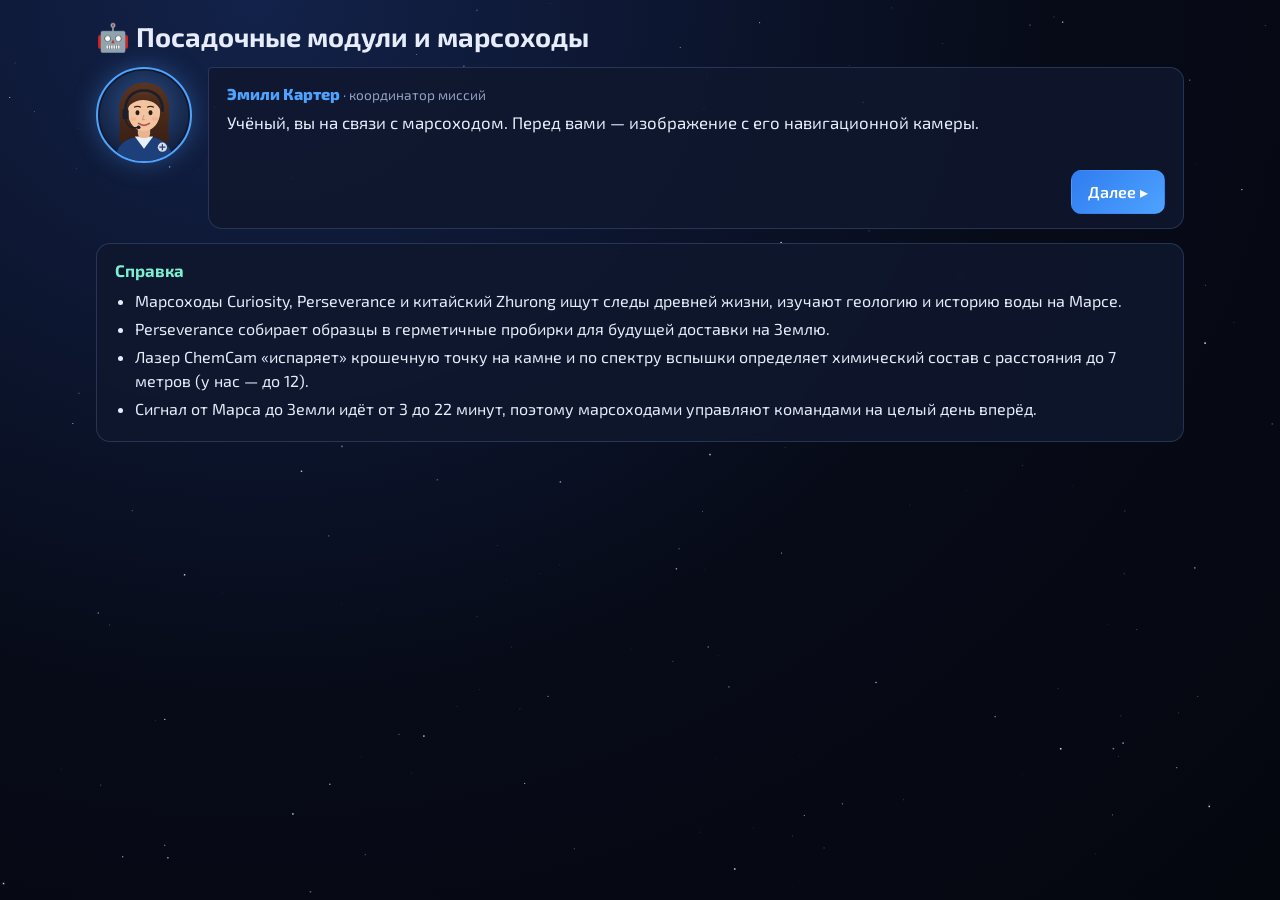
<file: embed/rover.html>
<!doctype html>
<html lang="ru">
<head>
<meta charset="utf-8">
<meta name="viewport" content="width=device-width, initial-scale=1">
<title>Посадочные модули и марсоходы</title>
<link href="https://fonts.googleapis.com/css2?family=Exo+2:wght@400;600;800&display=swap" rel="stylesheet">
<style>
:root {
  --bg: #05070f;
  --panel: rgba(16, 24, 46, 0.86);
  --panel-2: rgba(26, 38, 70, 0.9);
  --line: rgba(130, 160, 230, 0.22);
  --text: #e6ecfa;
  --muted: #93a2c4;
  --accent: #4ea3ff;
  --accent-2: #7cf0d0;
  --warn: #ffb547;
  --bad: #ff5d6c;
  --good: #4fe08a;
  --gold: #ffd25a;
  --radius: 14px;
}
* { box-sizing: border-box; }
html, body { margin: 0; min-height: 100%; }
body {
  background: radial-gradient(ellipse at 20% 0%, #13224a 0%, #070b18 55%, var(--bg) 100%) fixed;
  color: var(--text);
  font-family: 'Exo 2', system-ui, -apple-system, 'Segoe UI', Roboto, sans-serif;
  font-size: 16px;
  line-height: 1.5;
  overflow-x: hidden;
}
#stars { position: fixed; inset: 0; z-index: 0; pointer-events: none; }
#app { position: relative; z-index: 1; max-width: 1120px; margin: 0 auto; padding: 20px 16px 60px; }
h1, h2, h3, h4 { margin: 0 0 .5em; line-height: 1.2; }
h2 { font-size: 1.7rem; }
h4 { font-size: 1.05rem; color: var(--accent-2); }
.muted { color: var(--muted); }
.small { font-size: .85rem; }
.hidden { display: none !important; }
.row { display: flex; gap: 10px; align-items: center; flex-wrap: wrap; }
.row.center { justify-content: center; }
.gap { gap: 14px; }
.screen { animation: fadein .35s ease; }
@keyframes fadein { from { opacity: 0; transform: translateY(8px); } to { opacity: 1; transform: none; } }

.card { background: var(--panel); border: 1px solid var(--line); border-radius: var(--radius); padding: 16px 18px; margin: 14px 0; backdrop-filter: blur(4px); }
.badge { display: inline-block; background: var(--accent); color: #031021; font-weight: 800; font-size: .75rem; padding: 2px 8px; border-radius: 99px; text-transform: uppercase; letter-spacing: .04em; }

.btn {
  font: inherit; font-weight: 600; color: var(--text); background: var(--panel-2); border: 1px solid var(--line);
  border-radius: 10px; padding: 9px 16px; cursor: pointer; transition: transform .1s, background .2s, border-color .2s;
}
.btn:hover { border-color: var(--accent); background: #22355f; }
.btn:active { transform: scale(.97); }
.btn:disabled { opacity: .45; cursor: not-allowed; }
.btn-primary { background: linear-gradient(135deg, #2f7cf0, #4ea3ff); border-color: transparent; color: #fff; }
.btn-primary:hover { background: linear-gradient(135deg, #3d8cff, #6db5ff); }
.btn.big { font-size: 1.1rem; padding: 13px 26px; }
.btn.small { font-size: .85rem; padding: 6px 12px; }
.btn.ghost { background: transparent; }
.btn.good { background: #1c6b45; border-color: #2fae6d; }
.btn.danger { background: #6b1c26; border-color: #c43a4b; }
.btn.sel { border-color: var(--accent-2); box-shadow: 0 0 0 2px rgba(124, 240, 208, .35) inset; }
input, select { font: inherit; color: var(--text); background: #0c1428; border: 1px solid var(--line); border-radius: 8px; padding: 8px 12px; }
input[type=range] { padding: 0; accent-color: var(--accent); width: 100%; }

/* ---------- Титул ---------- */
.title-screen { text-align: center; padding-top: 7vh; }
.title-screen h1 { font-size: clamp(2.2rem, 7vw, 4rem); font-weight: 800; letter-spacing: .02em; background: linear-gradient(90deg, #9fd0ff, #fff, #7cf0d0); -webkit-background-clip: text; background-clip: text; color: transparent; }
.lead { color: var(--muted); font-size: 1.2rem; margin-bottom: 2em; }
.title-actions { display: flex; flex-direction: column; align-items: center; gap: 12px; }
.logo-orbit { position: relative; width: 180px; height: 180px; margin: 0 auto 20px; }
.planet { position: absolute; inset: 40px; border-radius: 50%; background: radial-gradient(circle at 35% 30%, #8fd0ff, #2a6bd1 45%, #0b2453 75%); box-shadow: 0 0 60px rgba(78, 163, 255, .45); }
.ring { position: absolute; inset: 10px; border-radius: 50%; border: 1px dashed rgba(160, 200, 255, .4); }
.sat { position: absolute; left: 50%; top: 50%; font-size: 26px; transform-origin: 0 0; animation: orbit 8s linear infinite; }
@keyframes orbit { from { transform: rotate(0deg) translate(80px) rotate(0deg); } to { transform: rotate(360deg) translate(80px) rotate(-360deg); } }

/* ---------- Диалог ---------- */
.dialog { display: flex; gap: 16px; align-items: flex-start; margin: 14px 0; animation: fadein .3s ease; }
.avatar { flex: 0 0 96px; width: 96px; height: 96px; border-radius: 50%; border: 2px solid var(--accent); box-shadow: 0 0 24px rgba(78, 163, 255, .35); overflow: hidden; background: #0d1730; }
.avatar-svg { width: 100%; height: 100%; display: block; }
.bubble { flex: 1; background: var(--panel); border: 1px solid var(--line); border-radius: 4px var(--radius) var(--radius) var(--radius); padding: 14px 18px; min-height: 96px; }
.speaker { font-weight: 800; color: var(--accent); margin-bottom: 4px; }
.speaker span { font-weight: 400; color: var(--muted); font-size: .85rem; }
.speech { min-height: 3em; font-size: 1.05rem; }
.dialog-actions { text-align: right; margin-top: 10px; }
.intro { padding-top: 6vh; max-width: 760px; margin: 0 auto; }
.name-form label { display: block; margin-bottom: 6px; color: var(--muted); }
.name-form input { flex: 1; min-width: 180px; }

.hint { display: flex; gap: 10px; align-items: center; background: rgba(20, 40, 80, .75); border: 1px solid var(--line); border-radius: 12px; padding: 8px 12px; margin: 8px 0; }
.mini-avatar { flex: 0 0 40px; width: 40px; height: 40px; border-radius: 50%; overflow: hidden; border: 1px solid var(--accent); }
.hint-text { font-size: .95rem; }

/* ---------- Роли ---------- */
.roles { text-align: center; padding-top: 3vh; }
.role-cards { display: grid; grid-template-columns: repeat(auto-fit, minmax(280px, 1fr)); gap: 18px; margin-top: 24px; text-align: left; }
.role-card { font: inherit; color: inherit; text-align: left; cursor: pointer; background: var(--panel); border: 1px solid var(--line); border-radius: var(--radius); padding: 22px; transition: transform .15s, border-color .2s, box-shadow .2s; }
.role-card:hover { transform: translateY(-4px); border-color: var(--accent); box-shadow: 0 10px 40px rgba(78, 163, 255, .2); }
.role-icon { font-size: 3rem; }
.role-card ul { padding-left: 0; list-style: none; margin: 10px 0 0; color: var(--muted); }
.role-card li { padding: 3px 0; }

/* ---------- Меню ---------- */
.menu-head { display: flex; justify-content: space-between; align-items: flex-end; gap: 12px; flex-wrap: wrap; }
.menu-stats { display: flex; gap: 10px; align-items: center; flex-wrap: wrap; }
.stars-big { color: var(--gold); font-weight: 800; font-size: 1.2rem; }
.cat { margin-top: 22px; }
.mission-grid { display: grid; grid-template-columns: repeat(auto-fill, minmax(300px, 1fr)); gap: 12px; }
.mission-card { font: inherit; color: inherit; text-align: left; display: flex; gap: 14px; align-items: center; background: var(--panel); border: 1px solid var(--line); border-radius: var(--radius); padding: 14px; cursor: pointer; transition: transform .15s, border-color .2s; }
.mission-card:hover { transform: translateY(-3px); border-color: var(--accent); }
.m-icon { font-size: 2.2rem; flex: 0 0 auto; }
.m-body { flex: 1; }
.m-body h4 { margin: 0 0 2px; color: var(--text); }
.m-body p { margin: 0; color: var(--muted); font-size: .88rem; }
.m-score { display: flex; flex-direction: column; align-items: flex-end; gap: 2px; }
.stars { color: var(--gold); letter-spacing: 2px; }
.stars.huge { font-size: 2.4rem; }

/* ---------- Брифинг/миссия/итог ---------- */
.crumbs { display: flex; gap: 10px; align-items: center; margin-bottom: 12px; }
.brief-facts ul, .report { margin: 0; padding-left: 20px; }
.brief-facts li, .report li { margin: 4px 0; }
.brief-go { text-align: center; }
.controls-card { text-align: left; }
.mission-bar { display: flex; justify-content: space-between; align-items: center; gap: 10px; margin-bottom: 4px; }
.mb-title { font-weight: 800; font-size: 1.25rem; }
.result { text-align: center; }
.result .card { text-align: left; }
.result-score { text-align: center !important; }
.score-num { font-size: 4rem; font-weight: 800; line-height: 1; }
.score-num span { font-size: 1.4rem; color: var(--muted); }
.result-talk { text-align: left; }

/* ---------- Игровые элементы ---------- */
.game-canvas { display: block; width: 100%; height: auto; background: #000; border-radius: 12px; border: 1px solid var(--line); touch-action: none; user-select: none; }
.stage-title { display: flex; justify-content: space-between; align-items: center; gap: 10px; flex-wrap: wrap; margin: 6px 0 8px; }
.stage-title h3 { margin: 0; }
.steps { display: flex; gap: 6px; flex-wrap: wrap; }
.step { font-size: .8rem; padding: 3px 10px; border-radius: 99px; border: 1px solid var(--line); color: var(--muted); }
.step.on { border-color: var(--accent); color: var(--text); background: rgba(78, 163, 255, .15); }
.step.done { border-color: var(--good); color: var(--good); }
.choices { display: flex; flex-wrap: wrap; gap: 10px; margin: 10px 0; }
.choice { font: inherit; color: inherit; cursor: pointer; background: var(--panel-2); border: 1px solid var(--line); border-radius: 12px; padding: 12px 16px; text-align: left; flex: 1 1 200px; transition: border-color .2s; }
.choice:hover { border-color: var(--accent); }
.choice.sel { border-color: var(--accent-2); background: rgba(124, 240, 208, .1); }
.choice.right { border-color: var(--good); background: rgba(79, 224, 138, .12); }
.choice.wrong { border-color: var(--bad); background: rgba(255, 93, 108, .12); }
.choice b { display: block; }
.grid-2 { display: grid; grid-template-columns: 1fr 1fr; gap: 14px; }
@media (max-width: 760px) { .grid-2 { grid-template-columns: 1fr; } }
.meter { height: 12px; background: #0b1326; border-radius: 6px; overflow: hidden; border: 1px solid var(--line); position: relative; }
.meter > i { display: block; height: 100%; background: var(--accent); transition: width .15s; }
.meter .zone { position: absolute; top: 0; bottom: 0; background: rgba(79, 224, 138, .28); border-left: 1px solid var(--good); border-right: 1px solid var(--good); }
.kv { display: grid; grid-template-columns: auto 1fr; gap: 4px 14px; }
.ok { color: var(--good); }
.bad { color: var(--bad); }
.warn { color: var(--warn); }
table.data { width: 100%; border-collapse: collapse; font-size: .92rem; }
table.data th, table.data td { padding: 6px 8px; border-bottom: 1px solid var(--line); text-align: left; }
table.data tr.pick { cursor: pointer; }
table.data tr.pick:hover td { background: rgba(78, 163, 255, .1); }
.toast { position: fixed; left: 50%; bottom: 30px; transform: translateX(-50%); background: var(--panel-2); border: 1px solid var(--accent); padding: 10px 18px; border-radius: 10px; z-index: 50; animation: fadein .2s; max-width: 90vw; }
.overlay { position: absolute; inset: 0; background: rgba(3, 6, 15, .82); display: flex; align-items: center; justify-content: center; border-radius: 12px; z-index: 5; padding: 10px; }
.overlay .card { max-width: 560px; width: 100%; }
.canvas-wrap { position: relative; }

/* Сенсорные кнопки */
.touch-pad { display: none; justify-content: space-between; gap: 10px; margin-top: 10px; user-select: none; }
.touch-group { display: flex; gap: 6px; flex-wrap: nowrap; }
.touch-btn { width: 56px; height: 56px; font-size: 1.2rem; border-radius: 12px; border: 1px solid var(--line); background: var(--panel-2); color: var(--text); touch-action: none; }
.touch-btn.wide { width: auto; padding: 0 14px; font-size: .95rem; }
.touch-btn.on { background: var(--accent); }
@media (pointer: coarse) { .touch-pad { display: flex; } }

/* База */
.base-layout { display: grid; grid-template-columns: 1fr 300px; gap: 14px; }
@media (max-width: 900px) { .base-layout { grid-template-columns: 1fr; } }
.base-grid { display: grid; gap: 2px; background: #0a0f1e; padding: 2px; border-radius: 10px; border: 1px solid var(--line); }
.cell { aspect-ratio: 1; border-radius: 4px; display: flex; align-items: center; justify-content: center; font-size: clamp(.8rem, 2.4vw, 1.4rem); cursor: pointer; position: relative; }
.cell.t-R { background: linear-gradient(135deg, #b9b6ad, #8f8c84); }
.cell.t-p { background: #6f6c66; }
.cell.t-C { background: #1d2333; cursor: not-allowed; }
.cell.t-X { background: repeating-linear-gradient(45deg, #4e4b46, #4e4b46 4px, #3c3a36 4px, #3c3a36 8px); cursor: not-allowed; }
.cell:hover { outline: 2px solid var(--accent); z-index: 1; }
.cell.badplace { box-shadow: inset 0 0 0 2px var(--bad); }
.palette { display: flex; flex-direction: column; gap: 6px; }
.pal-item { font: inherit; color: inherit; display: flex; justify-content: space-between; gap: 8px; align-items: center; background: var(--panel-2); border: 1px solid var(--line); border-radius: 10px; padding: 7px 10px; cursor: pointer; text-align: left; }
.pal-item.sel { border-color: var(--accent-2); background: rgba(124, 240, 208, .12); }
.checklist { list-style: none; padding: 0; margin: 0; font-size: .9rem; }
.checklist li { padding: 3px 0; }

/* ISRU */
.isru-machine { display: grid; grid-template-columns: 1.4fr 2fr 70px; gap: 10px; align-items: center; padding: 6px 0; border-bottom: 1px dashed var(--line); }
@media (max-width: 640px) { .isru-machine { grid-template-columns: 1fr; } }
.stock { display: grid; grid-template-columns: repeat(auto-fit, minmax(130px, 1fr)); gap: 8px; }
.stock div { background: #0b1326; border: 1px solid var(--line); border-radius: 10px; padding: 8px 10px; }
.stock b { display: block; font-size: 1.2rem; }

/* Ретранслятор */
.relay-table td.slot { text-align: center; cursor: pointer; min-width: 44px; font-size: .8rem; }
.relay-table td.vis { background: rgba(79, 224, 138, .15); }
.relay-table td.act { background: rgba(78, 163, 255, .35); font-weight: 800; }
.relay-wrap { overflow-x: auto; }

/* Провода */
.wires { display: flex; justify-content: space-between; gap: 30px; margin: 14px 0; }
.wire-col { display: flex; flex-direction: column; gap: 10px; }
.wire { width: 90px; height: 32px; border-radius: 8px; border: 2px solid #0008; cursor: pointer; }
.wire.done { opacity: .35; cursor: default; }
.wire.sel { outline: 3px solid #fff; }

@media (max-width: 600px) {
  .dialog { gap: 10px; }
  .avatar { flex-basis: 60px; width: 60px; height: 60px; }
  .bubble { min-height: 60px; padding: 10px 12px; }
  h2 { font-size: 1.35rem; }
  .score-num { font-size: 3rem; }
  .touch-btn { width: 46px; height: 50px; font-size: 1rem; }
  .touch-btn.wide { padding: 0 10px; font-size: .85rem; }
}

</style>
</head>
<body>
<canvas id="stars" aria-hidden="true"></canvas>
<main id="app"></main>
<script>
/* ===== js/core.js ===== */
'use strict';
/* ===== Общие утилиты, состояние, ассистентка, реестр миссий ===== */

const $ = (sel, root = document) => root.querySelector(sel);
const $$ = (sel, root = document) => Array.from(root.querySelectorAll(sel));
function h(html) {
  const t = document.createElement('template');
  t.innerHTML = html.trim();
  return t.content.firstElementChild;
}
const clamp = (v, a, b) => Math.max(a, Math.min(b, v));
const lerp = (a, b, t) => a + (b - a) * t;
const dist = (x1, y1, x2, y2) => Math.hypot(x2 - x1, y2 - y1);
const fmt = (v, d = 0) => Number(v).toFixed(d);

/** Детерминированный генератор случайных чисел */
function rng(seed) {
  let a = seed >>> 0;
  const f = () => {
    a |= 0; a = (a + 0x6D2B79F5) | 0;
    let t = Math.imul(a ^ (a >>> 15), 1 | a);
    t = (t + Math.imul(t ^ (t >>> 7), 61 | t)) ^ t;
    return ((t ^ (t >>> 14)) >>> 0) / 4294967296;
  };
  f.range = (lo, hi) => lo + f() * (hi - lo);
  f.int = (lo, hi) => Math.floor(lo + f() * (hi - lo + 1));
  f.pick = (arr) => arr[Math.floor(f() * arr.length)];
  f.gauss = () => { let u = 0, v = 0; while (!u) u = f(); while (!v) v = f(); return Math.sqrt(-2 * Math.log(u)) * Math.cos(2 * Math.PI * v); };
  return f;
}
const R = rng(Date.now() % 1e9);
function shuffle(arr, r = R) {
  const a = arr.slice();
  for (let i = a.length - 1; i > 0; i--) { const j = Math.floor(r() * (i + 1)); [a[i], a[j]] = [a[j], a[i]]; }
  return a;
}

/** Область жизни: всё, что зарегистрировано, снимается при dispose() */
class Scope {
  constructor() { this.fns = []; this.alive = true; this.keys = {}; this._keys = false; }
  on(target, evt, fn, opts) { target.addEventListener(evt, fn, opts); this.fns.push(() => target.removeEventListener(evt, fn, opts)); }
  raf(fn) {
    let last = performance.now(), id = 0, stopped = false;
    const step = (t) => {
      if (!this.alive || stopped) return;
      const dt = Math.min(0.05, (t - last) / 1000); last = t;
      if (fn(dt, t) === false) { stopped = true; return; }
      id = requestAnimationFrame(step);
    };
    id = requestAnimationFrame(step);
    const stop = () => { stopped = true; cancelAnimationFrame(id); };
    this.fns.push(stop);
    return stop;
  }
  timeout(fn, ms) { const id = setTimeout(() => this.alive && fn(), ms); this.fns.push(() => clearTimeout(id)); return id; }
  interval(fn, ms) { const id = setInterval(() => this.alive && fn(), ms); this.fns.push(() => clearInterval(id)); return id; }
  trackKeys() {
    if (this._keys) return this.keys;
    this._keys = true;
    const block = ['ArrowUp', 'ArrowDown', 'ArrowLeft', 'ArrowRight', 'Space'];
    this.on(window, 'keydown', (e) => {
      if (e.target && /INPUT|TEXTAREA|SELECT/.test(e.target.tagName)) return;
      this.keys[e.code] = true;
      if (block.includes(e.code)) e.preventDefault();
    });
    this.on(window, 'keyup', (e) => { this.keys[e.code] = false; });
    this.on(window, 'blur', () => { for (const k in this.keys) this.keys[k] = false; });
    return this.keys;
  }
  dispose() { this.alive = false; this.fns.forEach((f) => { try { f(); } catch (e) { /* noop */ } }); this.fns = []; }
}

/** Экранные кнопки для сенсорных устройств: эмулируют клавиши */
function touchControls(scope, groups) {
  const wrap = h('<div class="touch-pad"></div>');
  for (const g of groups) {
    const grp = h('<div class="touch-group"></div>');
    for (const b of g) {
      const btn = h(`<button class="touch-btn" type="button">${b.label}</button>`);
      if (b.wide) btn.classList.add('wide');
      const down = (e) => { e.preventDefault(); btn.classList.add('on'); window.dispatchEvent(new KeyboardEvent('keydown', { code: b.code, key: b.code })); };
      const up = (e) => { e.preventDefault(); if (!btn.classList.contains('on')) return; btn.classList.remove('on'); window.dispatchEvent(new KeyboardEvent('keyup', { code: b.code, key: b.code })); };
      scope.on(btn, 'pointerdown', down);
      scope.on(btn, 'pointerup', up);
      scope.on(btn, 'pointerleave', up);
      scope.on(btn, 'pointercancel', up);
      grp.appendChild(btn);
    }
    wrap.appendChild(grp);
  }
  return wrap;
}

/** Координаты указателя в системе координат canvas */
function canvasPoint(canvas, e) {
  const r = canvas.getBoundingClientRect();
  return { x: (e.clientX - r.left) * (canvas.width / r.width), y: (e.clientY - r.top) * (canvas.height / r.height) };
}

/* ===== Сохранение ===== */
const Store = {
  key: 'space-missions-v1',
  data: { name: '', role: null, best: {} },
  load() { try { const s = JSON.parse(localStorage.getItem(this.key)); if (s) this.data = Object.assign(this.data, s); } catch (e) { /* noop */ } return this.data; },
  save() { try { localStorage.setItem(this.key, JSON.stringify(this.data)); } catch (e) { /* noop */ } },
  reset() { this.data = { name: '', role: null, best: {} }; try { localStorage.removeItem(this.key); } catch (e) { /* noop */ } },
};
const starsFor = (score) => (score >= 90 ? 3 : score >= 70 ? 2 : score >= 40 ? 1 : 0);
const starStr = (n) => '★'.repeat(n) + '☆'.repeat(3 - n);

/* ===== Ассистентка ===== */
const ASSISTANT = { name: 'Эмили Картер', title: 'координатор миссий' };
const AVATAR_SVG = `
<svg viewBox="0 0 120 120" class="avatar-svg" aria-hidden="true">
  <defs>
    <radialGradient id="avbg" cx="50%" cy="40%" r="70%"><stop offset="0" stop-color="#2b4f8a"/><stop offset="1" stop-color="#0d1730"/></radialGradient>
    <linearGradient id="avhair" x1="0" y1="0" x2="0" y2="1"><stop offset="0" stop-color="#5a3420"/><stop offset="1" stop-color="#3a2014"/></linearGradient>
  </defs>
  <circle cx="60" cy="60" r="58" fill="url(#avbg)"/>
  <path d="M28 64 C24 30 44 18 60 18 C80 18 98 30 92 70 L92 96 L28 96 Z" fill="url(#avhair)"/>
  <path d="M22 120 C24 96 40 88 60 88 C80 88 96 96 98 120 Z" fill="#1d3f7a"/>
  <path d="M48 88 L60 104 L72 88 Z" fill="#e9eef7"/>
  <rect x="52" y="74" width="16" height="16" rx="6" fill="#e9b48f"/>
  <ellipse cx="60" cy="56" rx="21" ry="25" fill="#f2c4a0"/>
  <path d="M38 52 C40 30 58 28 66 30 C76 32 84 40 82 54 C76 42 62 38 50 42 C44 44 40 48 38 52 Z" fill="url(#avhair)"/>
  <ellipse cx="51.5" cy="57" rx="2.6" ry="3.2" fill="#2a1a12"/>
  <ellipse cx="68.5" cy="57" rx="2.6" ry="3.2" fill="#2a1a12"/>
  <path d="M47 50 Q51.5 47.5 56 50" stroke="#3a2014" stroke-width="1.6" fill="none"/>
  <path d="M64 50 Q68.5 47.5 73 50" stroke="#3a2014" stroke-width="1.6" fill="none"/>
  <path d="M60 60 L58 66 L61 66" stroke="#d49a78" stroke-width="1.4" fill="none"/>
  <path d="M53 71 Q60 76 67 71" stroke="#b5524a" stroke-width="2.2" fill="none" stroke-linecap="round"/>
  <ellipse cx="46" cy="65" rx="4" ry="2.4" fill="#f0a08a" opacity=".45"/>
  <ellipse cx="74" cy="65" rx="4" ry="2.4" fill="#f0a08a" opacity=".45"/>
  <path d="M36 56 C34 38 46 28 60 28 C74 28 86 38 84 56" stroke="#1b1f2a" stroke-width="3.5" fill="none"/>
  <rect x="32" y="52" width="8" height="14" rx="3" fill="#1b1f2a"/>
  <path d="M36 66 C38 76 46 78 52 76" stroke="#1b1f2a" stroke-width="2" fill="none"/>
  <circle cx="53" cy="76" r="2.4" fill="#1b1f2a"/>
  <circle cx="84" cy="102" r="6" fill="#d8dde8"/><path d="M80 102 h8 M84 98 v8" stroke="#1d3f7a" stroke-width="1.6"/>
</svg>`;

/** Диалог с ассистенткой. lines: строки (можно HTML). Возвращает Promise, завершается после последней реплики */
function talk(container, lines, opts = {}) {
  return new Promise((resolve) => {
    const box = h(`
      <div class="dialog">
        <div class="avatar">${AVATAR_SVG}</div>
        <div class="bubble">
          <div class="speaker">${ASSISTANT.name} <span>· ${ASSISTANT.title}</span></div>
          <div class="speech"></div>
          <div class="dialog-actions"><button class="btn btn-primary next" type="button">Далее ▸</button></div>
        </div>
      </div>`);
    container.appendChild(box);
    const speech = $('.speech', box);
    const next = $('.next', box);
    let i = 0, typing = null, full = '';
    const show = () => {
      full = lines[i];
      const plain = full.replace(/<[^>]+>/g, '');
      let n = 0;
      speech.textContent = '';
      clearInterval(typing);
      typing = setInterval(() => {
        n += 2;
        if (n >= plain.length) { clearInterval(typing); typing = null; speech.innerHTML = full; return; }
        speech.textContent = plain.slice(0, n);
      }, 16);
      next.textContent = i === lines.length - 1 ? (opts.lastLabel || 'Понятно ✓') : 'Далее ▸';
    };
    const advance = () => {
      if (typing) { clearInterval(typing); typing = null; speech.innerHTML = full; return; }
      i++;
      if (i >= lines.length) {
        if (opts.keep) { next.remove(); } else { box.remove(); }
        resolve();
        return;
      }
      show();
    };
    next.addEventListener('click', advance);
    show();
  });
}

/** Короткая подсказка ассистентки внутри миссии */
function hintBox(text) {
  return h(`<div class="hint"><div class="mini-avatar">${AVATAR_SVG}</div><div class="hint-text">${text}</div></div>`);
}

/* ===== Реестр миссий ===== */
const Missions = {
  list: [],
  register(m) { this.list.push(m); },
  get(id) { return this.list.find((m) => m.id === id); },
};
const CATEGORIES = {
  orbit: { title: '🛰 Околоземная орбита', sub: 'МКС, Тяньгун' },
  moon: { title: '🌕 Полёты к Луне', sub: 'Artemis и разведка южного полюса' },
  mars: { title: '🔴 Полёты к Марсу', sub: 'Пока туда летают только роботы' },
};
const ROLES = {
  pilot: { title: 'Пилот', icon: '👨‍🚀', desc: 'Участвует в миссиях, которые требуют личного присутствия: выходы в открытый космос, испытательные полёты, высадка и работа на Луне.' },
  scientist: { title: 'Учёный', icon: '🔬', desc: 'Работает над удалёнными миссиями: наблюдение Земли, управление спутниками, съёмка Луны, орбитальные аппараты и марсоходы.' },
};

/* ===== Звёздный фон ===== */
(function starfield() {
  const c = document.getElementById('stars');
  if (!c) return;
  const ctx = c.getContext('2d');
  let stars = [];
  const resize = () => {
    c.width = innerWidth; c.height = innerHeight;
    stars = Array.from({ length: Math.round((c.width * c.height) / 5000) }, () => ({
      x: Math.random() * c.width, y: Math.random() * c.height, r: Math.random() * 1.4 + 0.2, p: Math.random() * 6.28, s: 0.3 + Math.random() * 1.2,
    }));
  };
  resize();
  addEventListener('resize', resize);
  const draw = (t) => {
    ctx.clearRect(0, 0, c.width, c.height);
    for (const s of stars) {
      const a = 0.45 + 0.45 * Math.sin(s.p + t * 0.001 * s.s);
      ctx.fillStyle = `rgba(220,230,255,${a})`;
      ctx.fillRect(s.x, s.y, s.r, s.r);
    }
    requestAnimationFrame(draw);
  };
  requestAnimationFrame(draw);
})();

/* ===== js/missions/rover.js ===== */
'use strict';
/* Миссия 10. Марсоход: вид с камеры, поиск необычных материалов и фотосъёмка местности */
(function () {
  const W = 960, H = 540, HZ = 240, FOV = (70 * Math.PI) / 180, FP = (W / 2) / Math.tan(FOV / 2), CAM_H = 2;
  const WORLD = 260;
  const TYPES = {
    basalt: { name: 'Базальт', col: '#5b4538', rare: false, info: 'Si, Mg, Fe — обычная вулканическая порода. Ничего особенного.' },
    sand: { name: 'Песчаник', col: '#a5643f', rare: false, info: 'Si, оксиды железа — обычный осадочный материал.' },
    hematite: { name: 'Гематитовые сферулы', col: '#6c5a63', rare: true, info: 'Гематит Fe₂O₃ — образуется в воде! Признак древних водоёмов.' },
    gypsum: { name: 'Гипсовые жилы', col: '#9a6a4c', rare: true, info: 'Гипс CaSO₄·2H₂O — жилы, оставленные подземной водой.' },
    meteorite: { name: 'Метеорит', col: '#3a3a40', rare: true, info: 'Fe ≈ 90%, Ni ≈ 8% — железо-никелевый метеорит!' },
    olivine: { name: 'Оливин', col: '#6f7a45', rare: true, info: 'Оливин (Mg,Fe)₂SiO₄ — вещество из глубин планеты.' },
    mudstone: { name: 'Слоистый аргиллит', col: '#8a5b45', rare: true, info: 'Отложения древнего озера. Может хранить органику — главный кандидат для поиска жизни!' },
    silica: { name: 'Опаловый кремнезём', col: '#d8cfc0', rare: true, info: 'SiO₂ — след горячих источников. Перспективно для поиска следов жизни.' },
    sulfur: { name: 'Кристаллы серы', col: '#c9b24a', rare: true, info: 'Чистая сера S — редчайшая находка на Марсе.' },
  };
  const MARKS = {
    dune: { name: 'Песчаная дюна', w: 14, h: 3, r: 6 },
    cliff: { name: 'Слоистый утёс', w: 26, h: 8, r: 11 },
    crater: { name: 'Ударный кратер', w: 16, h: 1.2, r: 7 },
    devil: { name: 'Пылевой вихрь', w: 4, h: 30, r: 0 },
  };

  function start(root, api) {
    const S = api.scope;
    const keys = S.trackKeys();
    const r = rng(Math.floor(Math.random() * 1e9));
    root.innerHTML = '';
    const el = h(`<div><div class="canvas-wrap"><canvas class="game-canvas" width="${W}" height="${H}"></canvas></div>
      <div class="row center" style="margin-top:8px"><button class="btn small end">⏹ Завершить сеанс</button></div></div>`);
    root.appendChild(el);
    el.insertBefore(touchControls(S, [
      [{ label: '◀', code: 'ArrowLeft' }, { label: '▲', code: 'ArrowUp' }, { label: '▼', code: 'ArrowDown' }, { label: '▶', code: 'ArrowRight' }],
      [{ label: '🔬', code: 'Space' }, { label: '🧪', code: 'KeyE' }, { label: '📸', code: 'KeyF' }],
    ]), el.lastElementChild);
    const cv = $('canvas', el), ctx = cv.getContext('2d');
    api.hint('W/S — ехать, A/D — поворот. Наведите перекрестие на камень: Пробел — лазерный анализ (до 12 м), E — взять образец бурением (подъехать вплотную, до 3,5 м). F — фотоснимок. Ищите необычные породы и снимите все ориентиры на мини-карте.');

    // мир
    const objs = [];
    const free = (x, y, d) => objs.every((o) => dist(o.x, o.y, x, y) > d + (o.rad || 0)) && dist(x, y, WORLD / 2, WORLD / 2) > 10;
    const place = (o, d) => { let tries = 0; do { o.x = r.range(15, WORLD - 15); o.y = r.range(15, WORLD - 15); tries++; } while (!free(o.x, o.y, d) && tries < 200); objs.push(o); return o; };
    ['dune', 'cliff', 'crater'].forEach((k) => place({ kind: 'mark', m: k, rad: MARKS[k].r, shot: false }, 25));
    const devil = { kind: 'mark', m: 'devil', rad: 0, shot: false, x: r.range(40, 220), y: r.range(40, 220), vx: r.range(-1.5, 1.5), vy: r.range(-1.5, 1.5) };
    objs.push(devil);
    const rare = shuffle(['hematite', 'gypsum', 'meteorite', 'olivine', 'mudstone', 'silica', 'sulfur'], r);
    rare.forEach((t) => place({ kind: 'rock', t, size: r.range(0.45, 0.75), seed: r() * 1000, rad: 0.9 }, 12));
    for (let i = 0; i < 70; i++) place({ kind: 'rock', t: r() < 0.5 ? 'basalt' : 'sand', size: r.range(0.2, 0.8), seed: r() * 1000, rad: 0.8 }, 2);
    const pebbles = Array.from({ length: 900 }, () => ({ x: r() * WORLD, y: r() * WORLD, s: r.range(0.04, 0.12), c: r() < 0.5 ? '#6a3f2a' : '#a8714c' }));

    const s = { x: WORLD / 2, y: WORLD / 2, a: 0, v: 0, energy: 100, tubes: 5, samples: [], wasted: 0, photos: 0, analyzed: 0, t: 0, msg: '', msgT: 0, flash: 0, over: false, scan: null, scanT: 0 };
    const say = (m, t = 3.5) => { s.msg = m; s.msgT = t; };

    const proj = (o) => {
      const dx = o.x - s.x, dy = o.y - s.y;
      const ca = Math.cos(s.a), sa = Math.sin(s.a);
      const z = dx * ca + dy * sa, lat = -dx * sa + dy * ca;
      return { z, lat, sx: W / 2 + (lat / z) * FP, gy: HZ + (CAM_H * FP) / z };
    };
    const inSight = () => {
      let best = null;
      objs.forEach((o) => {
        if (o.kind !== 'rock' || o.taken) return;
        const p = proj(o);
        if (p.z < 0.6 || p.z > 14) return;
        const ang = Math.abs(Math.atan2(p.lat, p.z));
        if (ang < 0.07 + o.size / p.z * 0.5 && (!best || p.z < best.p.z)) best = { o, p };
      });
      return best;
    };

    S.on(window, 'keydown', (e) => {
      if (s.over) return;
      if (e.code === 'Space' || e.code === 'KeyL') {
        const t = inSight();
        if (!t) { say('В перекрестии нет камня ближе 12–14 м.'); return; }
        if (t.p.z > 12) { say('Слишком далеко для лазера ChemCam (макс. 12 м).'); return; }
        s.energy -= 1.5; s.analyzed++;
        t.o.known = true;
        s.scan = t.o; s.scanT = 5; s.flash = 0.15;
        return;
      }
      if (e.code === 'KeyE' || e.code === 'KeyK') {
        const t = inSight();
        if (!t || t.p.z > 3.5) { say('Подъедьте к камню вплотную (до 3,5 м) и наведите перекрестие.'); return; }
        if (s.tubes <= 0) { say('Пробирки для образцов закончились.'); return; }
        s.tubes--; s.energy -= 5; t.o.taken = true;
        const T = TYPES[t.o.t];
        if (T.rare) { s.samples.push(t.o.t); say(`✅ Образец «${T.name}» запечатан в пробирку! Осталось пробирок: ${s.tubes}.`, 4.5); }
        else { s.wasted++; say(`Образец «${T.name}» — обычная порода, пробирка потрачена зря. Осталось: ${s.tubes}.`, 4.5); }
        return;
      }
      if (e.code === 'KeyF') {
        s.flash = 0.25; s.energy -= 0.5;
        const m = objs.filter((o) => o.kind === 'mark').map((o) => ({ o, p: proj(o) }))
          .filter(({ p, o }) => p.z > 2 && p.z < 80 && Math.abs(Math.atan2(p.lat, p.z)) < 0.22 && !o.shot);
        if (m.length) { m[0].o.shot = true; say(`📸 Снимок: ${MARKS[m[0].o.m].name} — отличный кадр для геологов!`); }
        else { s.photos++; say(s.photos <= 3 ? '📸 Панорамный снимок местности сохранён.' : '📸 Снимок сохранён (панорам уже достаточно).'); }
      }
      if (e.code === 'KeyQ') end();
    });
    $('.end', el).addEventListener('click', () => end());

    function end() {
      if (s.over) return; s.over = true;
      const marksShot = objs.filter((o) => o.kind === 'mark' && o.shot).length;
      const uniq = new Set(s.samples).size;
      const score = uniq * 12 + marksShot * 7 + Math.min(3, s.photos) * 2 + clamp(s.energy, 0, 100) * 0.06 - s.wasted * 4;
      const d = [
        `Необычные образцы: <b>${uniq}</b> (${s.samples.map((t) => TYPES[t].name).join(', ') || '—'})`,
        `Пробирок потрачено на обычные породы: ${s.wasted}`,
        `Сфотографировано ориентиров: <b>${marksShot}/4</b>, панорамных снимков: ${s.photos}`,
        `Лазерных анализов: ${s.analyzed} · остаток энергии: ${Math.round(Math.max(0, s.energy))}%`,
      ];
      S.timeout(() => api.finish(score, d), 600);
    }

    S.raf((dt) => {
      if (s.over) return false;
      s.t += dt; s.msgT -= dt; s.flash -= dt; s.scanT -= dt;
      let acc = 0;
      if (keys.ArrowUp || keys.KeyW) acc = 1; if (keys.ArrowDown || keys.KeyS) acc = -0.6;
      s.v = lerp(s.v, acc * 4, dt * 2);
      let turn = 0;
      if (keys.ArrowLeft || keys.KeyA) turn = -1; if (keys.ArrowRight || keys.KeyD) turn = 1;
      s.a += turn * 0.9 * dt;
      const nx = s.x + Math.cos(s.a) * s.v * dt, ny = s.y + Math.sin(s.a) * s.v * dt;
      const block = objs.find((o) => !o.taken && o.rad && dist(nx, ny, o.x, o.y) < o.rad + (o.kind === 'rock' ? 0.4 : 1.2));
      if (block || nx < 3 || ny < 3 || nx > WORLD - 3 || ny > WORLD - 3) { s.v = 0; if (block && block.kind === 'mark' && s.msgT <= 0) say('Слишком крутой склон — объезжайте.'); }
      else { s.x = nx; s.y = ny; }
      s.energy -= dt * (0.03 + Math.abs(s.v) * 0.06 + Math.abs(turn) * 0.05);
      devil.x += devil.vx * dt; devil.y += devil.vy * dt;
      if (devil.x < 10 || devil.x > WORLD - 10) devil.vx *= -1; if (devil.y < 10 || devil.y > WORLD - 10) devil.vy *= -1;
      if (s.energy <= 0) { s.energy = 0; say('Батарея разряжена — марсоход уходит в спящий режим.'); end(); }
      if (s.t > 360) { say('Окно связи закрывается.'); end(); }
      draw();
    });

    function drawRock(o, p) {
      const sz = (o.size * FP) / p.z, x = p.sx, y = p.gy;
      if (sz < 1.2) { ctx.fillStyle = TYPES[o.t].col; ctx.fillRect(x, y - 1, 2, 1); return; }
      const rr = rng(Math.floor(o.seed * 1000));
      const n = 9, pts = [];
      for (let i = 0; i <= n; i++) { const th = Math.PI + (i / n) * Math.PI; const k = 0.75 + rr() * 0.35; pts.push([x + Math.cos(th) * sz * k, y + Math.sin(th) * sz * 0.65 * k]); }
      const T = TYPES[o.t];
      ctx.fillStyle = 'rgba(40,15,5,.35)'; ctx.beginPath(); ctx.ellipse(x - sz * 0.3, y, sz * 1.2, sz * 0.18, 0, 0, 7); ctx.fill();
      const g = ctx.createLinearGradient(x - sz, 0, x + sz, 0);
      g.addColorStop(0, shade(T.col, -35)); g.addColorStop(0.6, T.col); g.addColorStop(1, shade(T.col, 30));
      if (o.t === 'meteorite') { g.addColorStop(0.8, '#8a8a95'); }
      ctx.fillStyle = g; ctx.beginPath(); pts.forEach((pt, i) => (i ? ctx.lineTo(pt[0], pt[1]) : ctx.moveTo(pt[0], pt[1]))); ctx.closePath(); ctx.fill();
      ctx.save(); ctx.clip();
      if (o.t === 'gypsum') { ctx.strokeStyle = '#f4efe6'; ctx.lineWidth = Math.max(1, sz * 0.05); for (let i = 0; i < 3; i++) { ctx.beginPath(); ctx.moveTo(x - sz, y - sz * (0.1 + i * 0.18)); ctx.lineTo(x + sz, y - sz * (0.25 + i * 0.12)); ctx.stroke(); } }
      if (o.t === 'mudstone') { for (let i = 0; i < 6; i++) { ctx.fillStyle = i % 2 ? 'rgba(255,220,180,.25)' : 'rgba(60,25,10,.25)'; ctx.fillRect(x - sz, y - sz * 0.7 + i * sz * 0.11, sz * 2, sz * 0.06); } }
      if (o.t === 'silica') { ctx.fillStyle = 'rgba(255,255,255,.35)'; ctx.fillRect(x - sz, y - sz * 0.7, sz * 2, sz * 0.25); }
      if (o.t === 'olivine') { ctx.fillStyle = 'rgba(140,200,90,.35)'; for (let i = 0; i < 6; i++) { ctx.beginPath(); ctx.arc(x + (rr() - 0.5) * sz * 1.4, y - rr() * sz * 0.5, sz * 0.08, 0, 7); ctx.fill(); } }
      if (o.t === 'sulfur') { ctx.fillStyle = '#ffe85a'; for (let i = 0; i < 7; i++) { const cx = x + (rr() - 0.5) * sz * 1.4, cy = y - rr() * sz * 0.5; ctx.beginPath(); ctx.moveTo(cx, cy - sz * 0.12); ctx.lineTo(cx + sz * 0.06, cy); ctx.lineTo(cx - sz * 0.06, cy); ctx.fill(); } }
      if (o.t === 'meteorite') { ctx.fillStyle = 'rgba(255,255,255,.35)'; ctx.beginPath(); ctx.ellipse(x + sz * 0.3, y - sz * 0.45, sz * 0.2, sz * 0.08, -0.4, 0, 7); ctx.fill(); }
      ctx.restore();
      if (o.t === 'hematite') { ctx.fillStyle = '#3b3f52'; for (let i = 0; i < 10; i++) { ctx.beginPath(); ctx.arc(x + (rr() - 0.5) * sz * 2.6, y + rr() * sz * 0.12, Math.max(0.8, sz * 0.07), 0, 7); ctx.fill(); } }
      if (o.known) { ctx.fillStyle = T.rare ? '#7cf0d0' : '#ccc'; ctx.font = '12px "Exo 2"'; ctx.textAlign = 'center'; ctx.fillText(T.rare ? `★ ${T.name}` : T.name, x, y - sz * 0.8 - 6); }
    }
    function shade(hex, d) { const n = parseInt(hex.slice(1), 16); const c = (v) => clamp(v + d, 0, 255); return `rgb(${c(n >> 16)},${c((n >> 8) & 255)},${c(n & 255)})`; }

    function drawMark(o, p) {
      const M = MARKS[o.m], x = p.sx, y = p.gy, k = FP / p.z;
      const w = M.w * k, hh = M.h * k;
      if (o.m === 'dune') {
        const g = ctx.createLinearGradient(0, y - hh, 0, y); g.addColorStop(0, '#d79a5e'); g.addColorStop(1, '#b27445');
        ctx.fillStyle = g; ctx.beginPath(); ctx.moveTo(x - w / 2, y); ctx.quadraticCurveTo(x - w * 0.1, y - hh * 2, x + w / 2, y); ctx.fill();
        ctx.strokeStyle = 'rgba(120,70,40,.4)'; ctx.lineWidth = 1;
        for (let i = 1; i < 5; i++) { ctx.beginPath(); ctx.moveTo(x - w / 2 + (w * i) / 10, y - hh * 0.15 * i); ctx.quadraticCurveTo(x, y - hh * (0.25 + i * 0.25), x + w / 2 - (w * i) / 10, y - hh * 0.15 * i); ctx.stroke(); }
      } else if (o.m === 'cliff') {
        ctx.fillStyle = '#8f5638'; ctx.beginPath(); ctx.moveTo(x - w / 2, y); ctx.lineTo(x - w * 0.38, y - hh); ctx.lineTo(x + w * 0.4, y - hh * 0.92); ctx.lineTo(x + w / 2, y); ctx.fill();
        for (let i = 0; i < 9; i++) { ctx.fillStyle = i % 2 ? 'rgba(230,180,130,.35)' : 'rgba(80,35,20,.3)'; const yy = y - hh + (i * hh) / 9; ctx.fillRect(x - w * 0.42, yy, w * 0.84, hh / 18); }
      } else if (o.m === 'crater') {
        ctx.fillStyle = '#6b3b25'; ctx.beginPath(); ctx.ellipse(x, y, w / 2, Math.max(2, (w / 2) * (CAM_H / p.z) * 1.4), 0, 0, 7); ctx.fill();
        ctx.fillStyle = '#b77b52'; ctx.beginPath(); ctx.ellipse(x, y - hh * 0.6, w / 2 + 2, hh, 0, Math.PI, 0); ctx.fill();
        ctx.fillStyle = '#4e2a1a'; ctx.beginPath(); ctx.ellipse(x, y - hh * 0.3, w * 0.38, hh * 0.55, 0, Math.PI, 0); ctx.fill();
      } else if (o.m === 'devil') {
        const g = ctx.createLinearGradient(x, y - hh, x, y); g.addColorStop(0, 'rgba(210,150,100,0)'); g.addColorStop(1, 'rgba(210,150,100,.55)');
        ctx.fillStyle = g; ctx.beginPath(); ctx.moveTo(x - w * 0.15, y); ctx.lineTo(x - w * (1.2 + 0.2 * Math.sin(s.t * 3)), y - hh); ctx.lineTo(x + w * (1.2 + 0.2 * Math.cos(s.t * 3)), y - hh); ctx.lineTo(x + w * 0.15, y); ctx.fill();
      }
      if (!o.shot && p.z < 90) { ctx.fillStyle = '#ffd25a'; ctx.font = '12px "Exo 2"'; ctx.textAlign = 'center'; ctx.fillText(`📍 ${M.name}`, x, y - (o.m === 'devil' ? hh * 0.5 : hh * 1.4) - 10); }
    }

    function draw() {
      // небо
      const sg = ctx.createLinearGradient(0, 0, 0, HZ); sg.addColorStop(0, '#c9915e'); sg.addColorStop(1, '#ecc79c');
      ctx.fillStyle = sg; ctx.fillRect(0, 0, W, HZ + 2);
      // солнце
      const sunAz = 0.8; let da = ((sunAz - s.a + Math.PI * 3) % (Math.PI * 2)) - Math.PI;
      if (Math.abs(da) < FOV / 2 + 0.1) { const sx = W / 2 + Math.tan(da) * FP; const g = ctx.createRadialGradient(sx, 70, 2, sx, 70, 60); g.addColorStop(0, 'rgba(230,240,255,.95)'); g.addColorStop(0.15, 'rgba(180,200,240,.6)'); g.addColorStop(1, 'rgba(180,200,240,0)'); ctx.fillStyle = g; ctx.beginPath(); ctx.arc(sx, 70, 60, 0, 7); ctx.fill(); }
      // горы
      const ridge = (amp, base, col, f) => {
        ctx.fillStyle = col; ctx.beginPath(); ctx.moveTo(0, HZ + 1);
        for (let x = 0; x <= W; x += 6) { const az = s.a + Math.atan((x - W / 2) / FP); const hgt = base + amp * (0.5 + 0.3 * Math.sin(az * 3 * f + 1) + 0.2 * Math.sin(az * 7 * f + 2) + 0.1 * Math.sin(az * 17 + f)); ctx.lineTo(x, HZ - hgt); }
        ctx.lineTo(W, HZ + 1); ctx.fill();
      };
      ridge(40, 6, '#c89a74', 1); ridge(22, 2, '#a8704c', 2);
      // грунт
      const gg = ctx.createLinearGradient(0, HZ, 0, H); gg.addColorStop(0, '#b67a4f'); gg.addColorStop(1, '#8a4f30');
      ctx.fillStyle = gg; ctx.fillRect(0, HZ, W, H - HZ);
      pebbles.forEach((pb) => {
        if (Math.abs(pb.x - s.x) > 40 || Math.abs(pb.y - s.y) > 40) return;
        const p = proj(pb); if (p.z < 0.8 || p.z > 40 || Math.abs(p.sx - W / 2) > W / 2 + 10) return;
        const sz = (pb.s * FP) / p.z; ctx.fillStyle = pb.c; ctx.fillRect(p.sx, p.gy - sz * 0.3, sz, sz * 0.5);
      });
      // объекты (дальние первыми)
      const vis = [];
      objs.forEach((o) => { if (o.taken) return; const p = proj(o); if (p.z < 0.7 || p.z > 140) return; const half = (o.kind === 'mark' ? MARKS[o.m].w : 1) * FP / p.z; if (p.sx < -half || p.sx > W + half) return; vis.push({ o, p }); });
      vis.sort((a, b) => b.p.z - a.p.z);
      vis.forEach(({ o, p }) => (o.kind === 'rock' ? drawRock(o, p) : drawMark(o, p)));
      // дымка
      const hz = ctx.createLinearGradient(0, HZ - 30, 0, HZ + 40); hz.addColorStop(0, 'rgba(236,199,156,0)'); hz.addColorStop(0.5, 'rgba(236,199,156,.35)'); hz.addColorStop(1, 'rgba(236,199,156,0)');
      ctx.fillStyle = hz; ctx.fillRect(0, HZ - 30, W, 70);
      // корпус марсохода
      ctx.fillStyle = '#d8d4cc'; ctx.beginPath(); ctx.moveTo(0, H); ctx.lineTo(120, H - 46); ctx.lineTo(W - 120, H - 46); ctx.lineTo(W, H); ctx.fill();
      ctx.fillStyle = '#9c978e'; ctx.fillRect(140, H - 46, W - 280, 6);
      ctx.fillStyle = '#2b2b2e'; ctx.beginPath(); ctx.ellipse(70, H - 8, 60, 30, 0, Math.PI, 0); ctx.fill(); ctx.beginPath(); ctx.ellipse(W - 70, H - 8, 60, 30, 0, Math.PI, 0); ctx.fill();
      ctx.strokeStyle = '#8c8880'; ctx.lineWidth = 10; ctx.beginPath(); ctx.moveTo(W - 230, H - 40); ctx.lineTo(W - 190, H - 110); ctx.lineTo(W - 150, H - 96); ctx.stroke();
      ctx.fillStyle = '#555'; ctx.fillRect(W - 160, H - 110, 26, 22);
      // перекрестие
      const t = inSight();
      ctx.strokeStyle = t ? '#7cf0d0' : 'rgba(255,255,255,.7)'; ctx.lineWidth = 1.5;
      ctx.beginPath(); ctx.arc(W / 2, HZ + 60, 22, 0, 7); ctx.moveTo(W / 2 - 34, HZ + 60); ctx.lineTo(W / 2 - 12, HZ + 60); ctx.moveTo(W / 2 + 12, HZ + 60); ctx.lineTo(W / 2 + 34, HZ + 60); ctx.stroke();
      // для прицеливания используется линия взгляда: покажем точку на камне
      if (t) { ctx.fillStyle = '#7cf0d0'; ctx.font = '13px "Exo 2"'; ctx.textAlign = 'center'; ctx.fillText(`Цель: ${fmt(t.p.z, 1)} м ${t.p.z <= 3.5 ? '· E — взять образец' : t.p.z <= 12 ? '· Пробел — лазер' : ''}`, W / 2, HZ + 100); ctx.strokeStyle = 'rgba(124,240,208,.6)'; ctx.beginPath(); ctx.arc(t.p.sx, t.p.gy - (t.o.size * FP / t.p.z) * 0.3, 8, 0, 7); ctx.stroke(); }
      // HUD
      ctx.fillStyle = 'rgba(0,0,0,.55)'; ctx.fillRect(10, 10, 300, 96);
      ctx.textAlign = 'left'; ctx.font = '13px "Exo 2"';
      ctx.fillStyle = '#ff6b6b'; ctx.fillText(`● NAVCAM · Sol 1${String(400 + Math.floor(s.t / 60)).padStart(3, '0')} · ${fmt(360 - s.t, 0)} c до конца связи`, 20, 28);
      ctx.fillStyle = '#222'; ctx.fillRect(20, 38, 160, 12); ctx.fillStyle = s.energy < 20 ? '#ff5d6c' : '#4fe08a'; ctx.fillRect(20, 38, s.energy * 1.6, 12);
      ctx.fillStyle = '#fff'; ctx.fillText(`Энергия ${Math.round(s.energy)}%`, 190, 49);
      ctx.fillText(`Пробирки: ${'🧪'.repeat(s.tubes)}${'▫'.repeat(5 - s.tubes)}  · образцов ${new Set(s.samples).size}`, 20, 70);
      ctx.fillText(`Ориентиры: ${objs.filter((o) => o.kind === 'mark' && o.shot).length}/4 · скорость ${fmt(Math.abs(s.v), 1)} м/с`, 20, 92);
      // компас
      const deg = ((((s.a * 180) / Math.PI) % 360) + 360 + 90) % 360;
      ctx.fillStyle = 'rgba(0,0,0,.55)'; ctx.fillRect(W / 2 - 60, 10, 120, 24); ctx.fillStyle = '#fff'; ctx.textAlign = 'center'; ctx.fillText(`Курс ${fmt(deg, 0)}°`, W / 2, 27);
      // мини-карта
      const ms = 150, mx = W - ms - 10, my = 10, k = ms / WORLD;
      ctx.fillStyle = 'rgba(0,0,0,.55)'; ctx.fillRect(mx, my, ms, ms);
      objs.forEach((o) => {
        if (o.taken) return;
        if (o.kind === 'rock') { if (dist(o.x, o.y, s.x, s.y) > 60) return; ctx.fillStyle = o.known ? (TYPES[o.t].rare ? '#7cf0d0' : '#888') : '#d9a37a'; ctx.fillRect(mx + o.x * k - 1, my + o.y * k - 1, 2, 2); }
        else { ctx.fillStyle = o.shot ? '#4fe08a' : '#ffd25a'; ctx.beginPath(); ctx.arc(mx + o.x * k, my + o.y * k, 4, 0, 7); ctx.fill(); }
      });
      ctx.strokeStyle = '#fff'; ctx.lineWidth = 2; ctx.beginPath(); ctx.moveTo(mx + s.x * k, my + s.y * k); ctx.lineTo(mx + (s.x + Math.cos(s.a) * 12) * k, my + (s.y + Math.sin(s.a) * 12) * k); ctx.stroke();
      ctx.fillStyle = '#fff'; ctx.beginPath(); ctx.arc(mx + s.x * k, my + s.y * k, 3, 0, 7); ctx.fill();
      // окно анализа
      if (s.scan && s.scanT > 0) {
        const T = TYPES[s.scan.t];
        ctx.fillStyle = 'rgba(0,10,25,.85)'; ctx.fillRect(20, H - 160, 420, 96);
        ctx.fillStyle = T.rare ? '#7cf0d0' : '#ccc'; ctx.font = 'bold 15px "Exo 2"'; ctx.textAlign = 'left';
        ctx.fillText(`🔬 ChemCam: ${T.name}${T.rare ? ' — НЕОБЫЧНО!' : ''}`, 32, H - 134);
        ctx.fillStyle = '#fff'; ctx.font = '13px "Exo 2"';
        wrap(T.info, 32, H - 112, 396, 18);
        // спектр
        const sr = rng(s.scan.t.length * 97);
        ctx.strokeStyle = T.rare ? '#7cf0d0' : '#999'; ctx.beginPath();
        for (let i = 0; i < 380; i += 4) { const y = H - 70 - (sr() < 0.08 ? sr() * 22 : sr() * 4); i ? ctx.lineTo(32 + i, y) : ctx.moveTo(32 + i, y); }
        ctx.stroke();
      }
      if (s.flash > 0) { ctx.fillStyle = `rgba(255,255,255,${s.flash * 2})`; ctx.fillRect(0, 0, W, H); }
      if (s.msgT > 0) { ctx.fillStyle = 'rgba(0,10,25,.85)'; ctx.fillRect(W / 2 - 330, 46, 660, 30); ctx.fillStyle = '#fff'; ctx.textAlign = 'center'; ctx.font = '14px "Exo 2"'; ctx.fillText(s.msg, W / 2, 66); }
    }
    function wrap(text, x, y, mw, lh) {
      const words = text.split(' '); let line = '';
      words.forEach((w) => { const t = line ? `${line} ${w}` : w; if (ctx.measureText(t).width > mw) { ctx.fillText(line, x, y); y += lh; line = w; } else line = t; });
      ctx.fillText(line, x, y);
    }
  }

  Missions.register({
    id: 'rover', role: 'scientist', cat: 'mars', icon: '🤖', title: 'Посадочные модули и марсоходы',
    short: 'Вид с камеры марсохода: поиск необычных материалов и съёмка местности',
    facts: [
      'Марсоходы Curiosity, Perseverance и китайский Zhurong ищут следы древней жизни, изучают геологию и историю воды на Марсе.',
      'Perseverance собирает образцы в герметичные пробирки для будущей доставки на Землю.',
      'Лазер ChemCam «испаряет» крошечную точку на камне и по спектру вспышки определяет химический состав с расстояния до 7 метров (у нас — до 12).',
      'Сигнал от Марса до Земли идёт от 3 до 22 минут, поэтому марсоходами управляют командами на целый день вперёд.',
    ],
    briefing: [
      'Учёный, вы на связи с марсоходом. Перед вами — изображение с его навигационной камеры.',
      'Ваша задача — найти <b>необычные материалы</b>: следы воды, метеориты, редкие минералы. Обычные базальт и песчаник нам не нужны. Чтобы понять, что перед вами, используйте лазерный анализ.',
      'Пробирок всего пять, поэтому не тратьте их на обычные камни. Ещё нужно <b>сфотографировать местность</b>: ориентиры отмечены на мини-карте жёлтым.',
      'Следите за энергией: езда и бурение разряжают батарею. Сеанс связи — 6 минут.',
    ],
    controls: '<b>W/S/↑↓</b> — движение, <b>A/D/←→</b> — поворот, <b>Пробел</b> — лазер, <b>E</b> — взять образец, <b>F</b> — фото, <b>Q</b> — завершить.',
    start,
  });
})();

/* ===== js/embed.js ===== */
'use strict';
/* Встраивание отдельных миссий в любой проект.
 *
 *   const game = SpaceMissions.mount('rover', document.getElementById('box'), {
 *     briefing: true,                       // показать брифинг ассистентки перед стартом
 *     onFinish: ({ id, score, stars, details }) => { ... },  // свой обработчик результата
 *   });
 *   game.restart();   // начать заново
 *   game.destroy();   // остановить и очистить контейнер
 *
 * Нужны: css/style.css, js/core.js, js/moon-art.js (для Луны), файл миссии и этот файл.
 */
(function () {
  function mount(id, container, opts = {}) {
    const m = Missions.get(id);
    if (!m) throw new Error(`Миссия «${id}» не найдена. Доступны: ${Missions.list.map((x) => x.id).join(', ')}`);
    let scope = null;

    const clear = () => { if (scope) { scope.dispose(); scope = null; } container.innerHTML = ''; };

    async function briefing() {
      clear();
      const el = h(`<section class="briefing screen">
        <h2>${m.icon} ${m.title}</h2>
        <div class="brief-talk"></div>
        <div class="brief-facts card"><h4>Справка</h4><ul>${m.facts.map((f) => `<li>${f}</li>`).join('')}</ul></div>
        <div class="brief-go hidden"><div class="card controls-card"><h4>Управление</h4><p>${m.controls}</p></div>
          <button class="btn btn-primary big" type="button">🚀 Начать миссию</button></div>
      </section>`);
      container.appendChild(el);
      $('.brief-go button', el).addEventListener('click', play);
      await talk($('.brief-talk', el), m.briefing, { keep: true, lastLabel: 'Всё ясно' });
      if (el.isConnected) $('.brief-go', el).classList.remove('hidden');
    }

    function play() {
      clear();
      scope = new Scope();
      const el = h(`<section class="mission screen">
        <div class="mission-bar"><div class="mb-title">${m.icon} ${m.title}</div></div>
        <div class="mission-hint"></div><div class="mission-root"></div></section>`);
      container.appendChild(el);
      const hintEl = $('.mission-hint', el);
      let finished = false;
      const api = {
        scope,
        hint(text) { hintEl.innerHTML = ''; if (text) hintEl.appendChild(hintBox(text)); },
        finish(score, details = []) {
          if (finished) return;
          finished = true;
          score = Math.round(clamp(score, 0, 100));
          const res = { id: m.id, score, stars: starsFor(score), details };
          if (opts.onFinish) { clear(); opts.onFinish(res); } else result(res);
        },
      };
      m.start($('.mission-root', el), api);
    }

    function result({ score, stars, details }) {
      clear();
      const el = h(`<section class="result screen">
        <h2>${m.icon} ${m.title}: ${score >= 40 ? 'миссия выполнена' : 'миссия провалена'}</h2>
        <div class="result-score card"><div class="score-num">${score}<span>/100</span></div><div class="stars huge">${starStr(stars)}</div></div>
        ${details.length ? `<div class="card"><h4>Отчёт о миссии</h4><ul class="report">${details.map((x) => `<li>${x}</li>`).join('')}</ul></div>` : ''}
        <div class="row center"><button class="btn btn-primary" type="button">↻ Пройти ещё раз</button></div></section>`);
      container.appendChild(el);
      $('button', el).addEventListener('click', start);
    }

    const start = () => (opts.briefing === false ? play() : briefing());
    start();
    return { restart: start, destroy: clear };
  }

  window.SpaceMissions = {
    mount,
    list: () => Missions.list.map(({ id, title, role, cat, icon, short }) => ({ id, title, role, cat, icon, short })),
  };
})();

SpaceMissions.mount('rover', document.getElementById('app'));
</script>
</body>
</html>
</file>
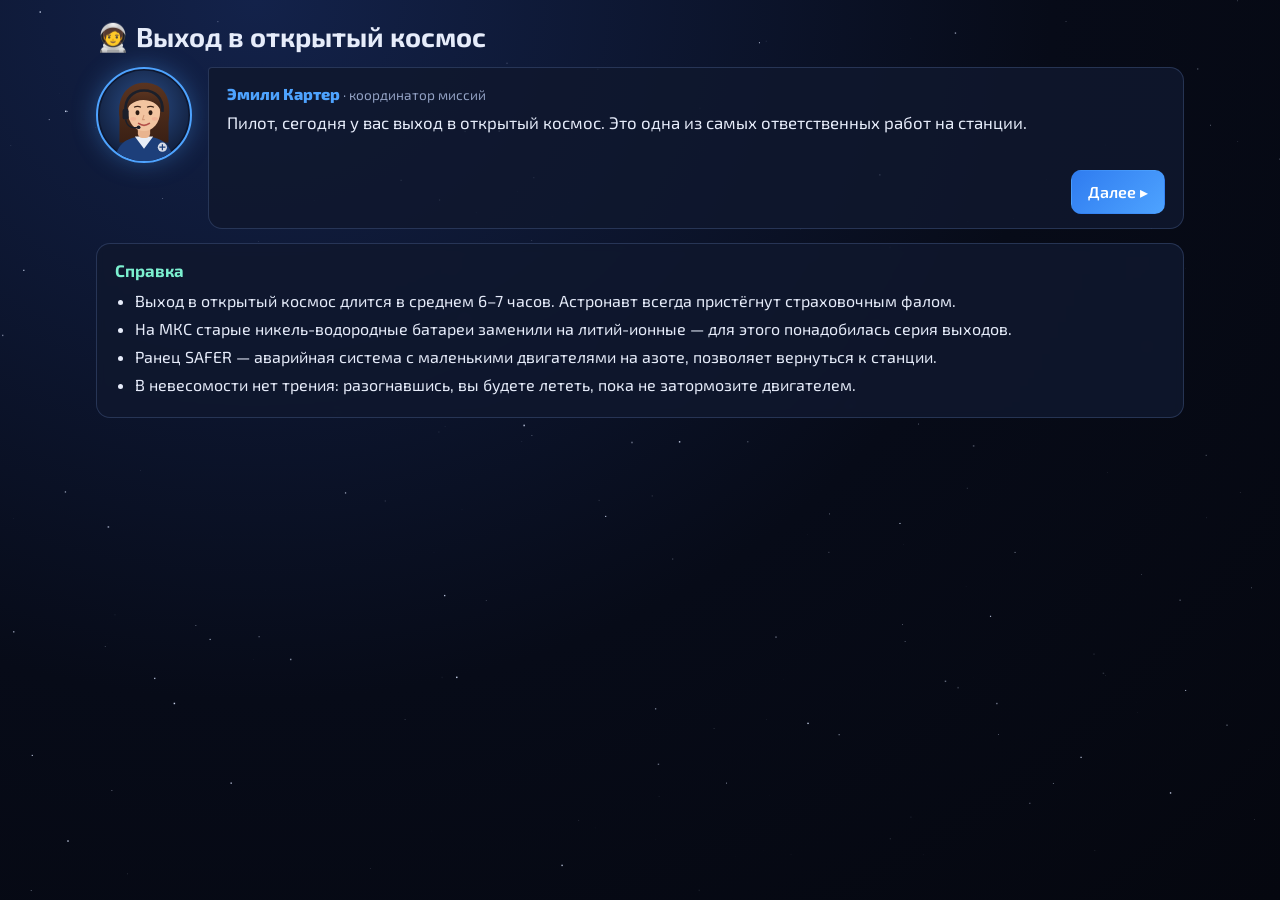
<file: embed/spacewalk.html>
<!doctype html>
<html lang="ru">
<head>
<meta charset="utf-8">
<meta name="viewport" content="width=device-width, initial-scale=1">
<title>Выход в открытый космос</title>
<link href="https://fonts.googleapis.com/css2?family=Exo+2:wght@400;600;800&display=swap" rel="stylesheet">
<style>
:root {
  --bg: #05070f;
  --panel: rgba(16, 24, 46, 0.86);
  --panel-2: rgba(26, 38, 70, 0.9);
  --line: rgba(130, 160, 230, 0.22);
  --text: #e6ecfa;
  --muted: #93a2c4;
  --accent: #4ea3ff;
  --accent-2: #7cf0d0;
  --warn: #ffb547;
  --bad: #ff5d6c;
  --good: #4fe08a;
  --gold: #ffd25a;
  --radius: 14px;
}
* { box-sizing: border-box; }
html, body { margin: 0; min-height: 100%; }
body {
  background: radial-gradient(ellipse at 20% 0%, #13224a 0%, #070b18 55%, var(--bg) 100%) fixed;
  color: var(--text);
  font-family: 'Exo 2', system-ui, -apple-system, 'Segoe UI', Roboto, sans-serif;
  font-size: 16px;
  line-height: 1.5;
  overflow-x: hidden;
}
#stars { position: fixed; inset: 0; z-index: 0; pointer-events: none; }
#app { position: relative; z-index: 1; max-width: 1120px; margin: 0 auto; padding: 20px 16px 60px; }
h1, h2, h3, h4 { margin: 0 0 .5em; line-height: 1.2; }
h2 { font-size: 1.7rem; }
h4 { font-size: 1.05rem; color: var(--accent-2); }
.muted { color: var(--muted); }
.small { font-size: .85rem; }
.hidden { display: none !important; }
.row { display: flex; gap: 10px; align-items: center; flex-wrap: wrap; }
.row.center { justify-content: center; }
.gap { gap: 14px; }
.screen { animation: fadein .35s ease; }
@keyframes fadein { from { opacity: 0; transform: translateY(8px); } to { opacity: 1; transform: none; } }

.card { background: var(--panel); border: 1px solid var(--line); border-radius: var(--radius); padding: 16px 18px; margin: 14px 0; backdrop-filter: blur(4px); }
.badge { display: inline-block; background: var(--accent); color: #031021; font-weight: 800; font-size: .75rem; padding: 2px 8px; border-radius: 99px; text-transform: uppercase; letter-spacing: .04em; }

.btn {
  font: inherit; font-weight: 600; color: var(--text); background: var(--panel-2); border: 1px solid var(--line);
  border-radius: 10px; padding: 9px 16px; cursor: pointer; transition: transform .1s, background .2s, border-color .2s;
}
.btn:hover { border-color: var(--accent); background: #22355f; }
.btn:active { transform: scale(.97); }
.btn:disabled { opacity: .45; cursor: not-allowed; }
.btn-primary { background: linear-gradient(135deg, #2f7cf0, #4ea3ff); border-color: transparent; color: #fff; }
.btn-primary:hover { background: linear-gradient(135deg, #3d8cff, #6db5ff); }
.btn.big { font-size: 1.1rem; padding: 13px 26px; }
.btn.small { font-size: .85rem; padding: 6px 12px; }
.btn.ghost { background: transparent; }
.btn.good { background: #1c6b45; border-color: #2fae6d; }
.btn.danger { background: #6b1c26; border-color: #c43a4b; }
.btn.sel { border-color: var(--accent-2); box-shadow: 0 0 0 2px rgba(124, 240, 208, .35) inset; }
input, select { font: inherit; color: var(--text); background: #0c1428; border: 1px solid var(--line); border-radius: 8px; padding: 8px 12px; }
input[type=range] { padding: 0; accent-color: var(--accent); width: 100%; }

/* ---------- Титул ---------- */
.title-screen { text-align: center; padding-top: 7vh; }
.title-screen h1 { font-size: clamp(2.2rem, 7vw, 4rem); font-weight: 800; letter-spacing: .02em; background: linear-gradient(90deg, #9fd0ff, #fff, #7cf0d0); -webkit-background-clip: text; background-clip: text; color: transparent; }
.lead { color: var(--muted); font-size: 1.2rem; margin-bottom: 2em; }
.title-actions { display: flex; flex-direction: column; align-items: center; gap: 12px; }
.logo-orbit { position: relative; width: 180px; height: 180px; margin: 0 auto 20px; }
.planet { position: absolute; inset: 40px; border-radius: 50%; background: radial-gradient(circle at 35% 30%, #8fd0ff, #2a6bd1 45%, #0b2453 75%); box-shadow: 0 0 60px rgba(78, 163, 255, .45); }
.ring { position: absolute; inset: 10px; border-radius: 50%; border: 1px dashed rgba(160, 200, 255, .4); }
.sat { position: absolute; left: 50%; top: 50%; font-size: 26px; transform-origin: 0 0; animation: orbit 8s linear infinite; }
@keyframes orbit { from { transform: rotate(0deg) translate(80px) rotate(0deg); } to { transform: rotate(360deg) translate(80px) rotate(-360deg); } }

/* ---------- Диалог ---------- */
.dialog { display: flex; gap: 16px; align-items: flex-start; margin: 14px 0; animation: fadein .3s ease; }
.avatar { flex: 0 0 96px; width: 96px; height: 96px; border-radius: 50%; border: 2px solid var(--accent); box-shadow: 0 0 24px rgba(78, 163, 255, .35); overflow: hidden; background: #0d1730; }
.avatar-svg { width: 100%; height: 100%; display: block; }
.bubble { flex: 1; background: var(--panel); border: 1px solid var(--line); border-radius: 4px var(--radius) var(--radius) var(--radius); padding: 14px 18px; min-height: 96px; }
.speaker { font-weight: 800; color: var(--accent); margin-bottom: 4px; }
.speaker span { font-weight: 400; color: var(--muted); font-size: .85rem; }
.speech { min-height: 3em; font-size: 1.05rem; }
.dialog-actions { text-align: right; margin-top: 10px; }
.intro { padding-top: 6vh; max-width: 760px; margin: 0 auto; }
.name-form label { display: block; margin-bottom: 6px; color: var(--muted); }
.name-form input { flex: 1; min-width: 180px; }

.hint { display: flex; gap: 10px; align-items: center; background: rgba(20, 40, 80, .75); border: 1px solid var(--line); border-radius: 12px; padding: 8px 12px; margin: 8px 0; }
.mini-avatar { flex: 0 0 40px; width: 40px; height: 40px; border-radius: 50%; overflow: hidden; border: 1px solid var(--accent); }
.hint-text { font-size: .95rem; }

/* ---------- Роли ---------- */
.roles { text-align: center; padding-top: 3vh; }
.role-cards { display: grid; grid-template-columns: repeat(auto-fit, minmax(280px, 1fr)); gap: 18px; margin-top: 24px; text-align: left; }
.role-card { font: inherit; color: inherit; text-align: left; cursor: pointer; background: var(--panel); border: 1px solid var(--line); border-radius: var(--radius); padding: 22px; transition: transform .15s, border-color .2s, box-shadow .2s; }
.role-card:hover { transform: translateY(-4px); border-color: var(--accent); box-shadow: 0 10px 40px rgba(78, 163, 255, .2); }
.role-icon { font-size: 3rem; }
.role-card ul { padding-left: 0; list-style: none; margin: 10px 0 0; color: var(--muted); }
.role-card li { padding: 3px 0; }

/* ---------- Меню ---------- */
.menu-head { display: flex; justify-content: space-between; align-items: flex-end; gap: 12px; flex-wrap: wrap; }
.menu-stats { display: flex; gap: 10px; align-items: center; flex-wrap: wrap; }
.stars-big { color: var(--gold); font-weight: 800; font-size: 1.2rem; }
.cat { margin-top: 22px; }
.mission-grid { display: grid; grid-template-columns: repeat(auto-fill, minmax(300px, 1fr)); gap: 12px; }
.mission-card { font: inherit; color: inherit; text-align: left; display: flex; gap: 14px; align-items: center; background: var(--panel); border: 1px solid var(--line); border-radius: var(--radius); padding: 14px; cursor: pointer; transition: transform .15s, border-color .2s; }
.mission-card:hover { transform: translateY(-3px); border-color: var(--accent); }
.m-icon { font-size: 2.2rem; flex: 0 0 auto; }
.m-body { flex: 1; }
.m-body h4 { margin: 0 0 2px; color: var(--text); }
.m-body p { margin: 0; color: var(--muted); font-size: .88rem; }
.m-score { display: flex; flex-direction: column; align-items: flex-end; gap: 2px; }
.stars { color: var(--gold); letter-spacing: 2px; }
.stars.huge { font-size: 2.4rem; }

/* ---------- Брифинг/миссия/итог ---------- */
.crumbs { display: flex; gap: 10px; align-items: center; margin-bottom: 12px; }
.brief-facts ul, .report { margin: 0; padding-left: 20px; }
.brief-facts li, .report li { margin: 4px 0; }
.brief-go { text-align: center; }
.controls-card { text-align: left; }
.mission-bar { display: flex; justify-content: space-between; align-items: center; gap: 10px; margin-bottom: 4px; }
.mb-title { font-weight: 800; font-size: 1.25rem; }
.result { text-align: center; }
.result .card { text-align: left; }
.result-score { text-align: center !important; }
.score-num { font-size: 4rem; font-weight: 800; line-height: 1; }
.score-num span { font-size: 1.4rem; color: var(--muted); }
.result-talk { text-align: left; }

/* ---------- Игровые элементы ---------- */
.game-canvas { display: block; width: 100%; height: auto; background: #000; border-radius: 12px; border: 1px solid var(--line); touch-action: none; user-select: none; }
.stage-title { display: flex; justify-content: space-between; align-items: center; gap: 10px; flex-wrap: wrap; margin: 6px 0 8px; }
.stage-title h3 { margin: 0; }
.steps { display: flex; gap: 6px; flex-wrap: wrap; }
.step { font-size: .8rem; padding: 3px 10px; border-radius: 99px; border: 1px solid var(--line); color: var(--muted); }
.step.on { border-color: var(--accent); color: var(--text); background: rgba(78, 163, 255, .15); }
.step.done { border-color: var(--good); color: var(--good); }
.choices { display: flex; flex-wrap: wrap; gap: 10px; margin: 10px 0; }
.choice { font: inherit; color: inherit; cursor: pointer; background: var(--panel-2); border: 1px solid var(--line); border-radius: 12px; padding: 12px 16px; text-align: left; flex: 1 1 200px; transition: border-color .2s; }
.choice:hover { border-color: var(--accent); }
.choice.sel { border-color: var(--accent-2); background: rgba(124, 240, 208, .1); }
.choice.right { border-color: var(--good); background: rgba(79, 224, 138, .12); }
.choice.wrong { border-color: var(--bad); background: rgba(255, 93, 108, .12); }
.choice b { display: block; }
.grid-2 { display: grid; grid-template-columns: 1fr 1fr; gap: 14px; }
@media (max-width: 760px) { .grid-2 { grid-template-columns: 1fr; } }
.meter { height: 12px; background: #0b1326; border-radius: 6px; overflow: hidden; border: 1px solid var(--line); position: relative; }
.meter > i { display: block; height: 100%; background: var(--accent); transition: width .15s; }
.meter .zone { position: absolute; top: 0; bottom: 0; background: rgba(79, 224, 138, .28); border-left: 1px solid var(--good); border-right: 1px solid var(--good); }
.kv { display: grid; grid-template-columns: auto 1fr; gap: 4px 14px; }
.ok { color: var(--good); }
.bad { color: var(--bad); }
.warn { color: var(--warn); }
table.data { width: 100%; border-collapse: collapse; font-size: .92rem; }
table.data th, table.data td { padding: 6px 8px; border-bottom: 1px solid var(--line); text-align: left; }
table.data tr.pick { cursor: pointer; }
table.data tr.pick:hover td { background: rgba(78, 163, 255, .1); }
.toast { position: fixed; left: 50%; bottom: 30px; transform: translateX(-50%); background: var(--panel-2); border: 1px solid var(--accent); padding: 10px 18px; border-radius: 10px; z-index: 50; animation: fadein .2s; max-width: 90vw; }
.overlay { position: absolute; inset: 0; background: rgba(3, 6, 15, .82); display: flex; align-items: center; justify-content: center; border-radius: 12px; z-index: 5; padding: 10px; }
.overlay .card { max-width: 560px; width: 100%; }
.canvas-wrap { position: relative; }

/* Сенсорные кнопки */
.touch-pad { display: none; justify-content: space-between; gap: 10px; margin-top: 10px; user-select: none; }
.touch-group { display: flex; gap: 6px; flex-wrap: nowrap; }
.touch-btn { width: 56px; height: 56px; font-size: 1.2rem; border-radius: 12px; border: 1px solid var(--line); background: var(--panel-2); color: var(--text); touch-action: none; }
.touch-btn.wide { width: auto; padding: 0 14px; font-size: .95rem; }
.touch-btn.on { background: var(--accent); }
@media (pointer: coarse) { .touch-pad { display: flex; } }

/* База */
.base-layout { display: grid; grid-template-columns: 1fr 300px; gap: 14px; }
@media (max-width: 900px) { .base-layout { grid-template-columns: 1fr; } }
.base-grid { display: grid; gap: 2px; background: #0a0f1e; padding: 2px; border-radius: 10px; border: 1px solid var(--line); }
.cell { aspect-ratio: 1; border-radius: 4px; display: flex; align-items: center; justify-content: center; font-size: clamp(.8rem, 2.4vw, 1.4rem); cursor: pointer; position: relative; }
.cell.t-R { background: linear-gradient(135deg, #b9b6ad, #8f8c84); }
.cell.t-p { background: #6f6c66; }
.cell.t-C { background: #1d2333; cursor: not-allowed; }
.cell.t-X { background: repeating-linear-gradient(45deg, #4e4b46, #4e4b46 4px, #3c3a36 4px, #3c3a36 8px); cursor: not-allowed; }
.cell:hover { outline: 2px solid var(--accent); z-index: 1; }
.cell.badplace { box-shadow: inset 0 0 0 2px var(--bad); }
.palette { display: flex; flex-direction: column; gap: 6px; }
.pal-item { font: inherit; color: inherit; display: flex; justify-content: space-between; gap: 8px; align-items: center; background: var(--panel-2); border: 1px solid var(--line); border-radius: 10px; padding: 7px 10px; cursor: pointer; text-align: left; }
.pal-item.sel { border-color: var(--accent-2); background: rgba(124, 240, 208, .12); }
.checklist { list-style: none; padding: 0; margin: 0; font-size: .9rem; }
.checklist li { padding: 3px 0; }

/* ISRU */
.isru-machine { display: grid; grid-template-columns: 1.4fr 2fr 70px; gap: 10px; align-items: center; padding: 6px 0; border-bottom: 1px dashed var(--line); }
@media (max-width: 640px) { .isru-machine { grid-template-columns: 1fr; } }
.stock { display: grid; grid-template-columns: repeat(auto-fit, minmax(130px, 1fr)); gap: 8px; }
.stock div { background: #0b1326; border: 1px solid var(--line); border-radius: 10px; padding: 8px 10px; }
.stock b { display: block; font-size: 1.2rem; }

/* Ретранслятор */
.relay-table td.slot { text-align: center; cursor: pointer; min-width: 44px; font-size: .8rem; }
.relay-table td.vis { background: rgba(79, 224, 138, .15); }
.relay-table td.act { background: rgba(78, 163, 255, .35); font-weight: 800; }
.relay-wrap { overflow-x: auto; }

/* Провода */
.wires { display: flex; justify-content: space-between; gap: 30px; margin: 14px 0; }
.wire-col { display: flex; flex-direction: column; gap: 10px; }
.wire { width: 90px; height: 32px; border-radius: 8px; border: 2px solid #0008; cursor: pointer; }
.wire.done { opacity: .35; cursor: default; }
.wire.sel { outline: 3px solid #fff; }

@media (max-width: 600px) {
  .dialog { gap: 10px; }
  .avatar { flex-basis: 60px; width: 60px; height: 60px; }
  .bubble { min-height: 60px; padding: 10px 12px; }
  h2 { font-size: 1.35rem; }
  .score-num { font-size: 3rem; }
  .touch-btn { width: 46px; height: 50px; font-size: 1rem; }
  .touch-btn.wide { padding: 0 10px; font-size: .85rem; }
}

</style>
</head>
<body>
<canvas id="stars" aria-hidden="true"></canvas>
<main id="app"></main>
<script>
/* ===== js/core.js ===== */
'use strict';
/* ===== Общие утилиты, состояние, ассистентка, реестр миссий ===== */

const $ = (sel, root = document) => root.querySelector(sel);
const $$ = (sel, root = document) => Array.from(root.querySelectorAll(sel));
function h(html) {
  const t = document.createElement('template');
  t.innerHTML = html.trim();
  return t.content.firstElementChild;
}
const clamp = (v, a, b) => Math.max(a, Math.min(b, v));
const lerp = (a, b, t) => a + (b - a) * t;
const dist = (x1, y1, x2, y2) => Math.hypot(x2 - x1, y2 - y1);
const fmt = (v, d = 0) => Number(v).toFixed(d);

/** Детерминированный генератор случайных чисел */
function rng(seed) {
  let a = seed >>> 0;
  const f = () => {
    a |= 0; a = (a + 0x6D2B79F5) | 0;
    let t = Math.imul(a ^ (a >>> 15), 1 | a);
    t = (t + Math.imul(t ^ (t >>> 7), 61 | t)) ^ t;
    return ((t ^ (t >>> 14)) >>> 0) / 4294967296;
  };
  f.range = (lo, hi) => lo + f() * (hi - lo);
  f.int = (lo, hi) => Math.floor(lo + f() * (hi - lo + 1));
  f.pick = (arr) => arr[Math.floor(f() * arr.length)];
  f.gauss = () => { let u = 0, v = 0; while (!u) u = f(); while (!v) v = f(); return Math.sqrt(-2 * Math.log(u)) * Math.cos(2 * Math.PI * v); };
  return f;
}
const R = rng(Date.now() % 1e9);
function shuffle(arr, r = R) {
  const a = arr.slice();
  for (let i = a.length - 1; i > 0; i--) { const j = Math.floor(r() * (i + 1)); [a[i], a[j]] = [a[j], a[i]]; }
  return a;
}

/** Область жизни: всё, что зарегистрировано, снимается при dispose() */
class Scope {
  constructor() { this.fns = []; this.alive = true; this.keys = {}; this._keys = false; }
  on(target, evt, fn, opts) { target.addEventListener(evt, fn, opts); this.fns.push(() => target.removeEventListener(evt, fn, opts)); }
  raf(fn) {
    let last = performance.now(), id = 0, stopped = false;
    const step = (t) => {
      if (!this.alive || stopped) return;
      const dt = Math.min(0.05, (t - last) / 1000); last = t;
      if (fn(dt, t) === false) { stopped = true; return; }
      id = requestAnimationFrame(step);
    };
    id = requestAnimationFrame(step);
    const stop = () => { stopped = true; cancelAnimationFrame(id); };
    this.fns.push(stop);
    return stop;
  }
  timeout(fn, ms) { const id = setTimeout(() => this.alive && fn(), ms); this.fns.push(() => clearTimeout(id)); return id; }
  interval(fn, ms) { const id = setInterval(() => this.alive && fn(), ms); this.fns.push(() => clearInterval(id)); return id; }
  trackKeys() {
    if (this._keys) return this.keys;
    this._keys = true;
    const block = ['ArrowUp', 'ArrowDown', 'ArrowLeft', 'ArrowRight', 'Space'];
    this.on(window, 'keydown', (e) => {
      if (e.target && /INPUT|TEXTAREA|SELECT/.test(e.target.tagName)) return;
      this.keys[e.code] = true;
      if (block.includes(e.code)) e.preventDefault();
    });
    this.on(window, 'keyup', (e) => { this.keys[e.code] = false; });
    this.on(window, 'blur', () => { for (const k in this.keys) this.keys[k] = false; });
    return this.keys;
  }
  dispose() { this.alive = false; this.fns.forEach((f) => { try { f(); } catch (e) { /* noop */ } }); this.fns = []; }
}

/** Экранные кнопки для сенсорных устройств: эмулируют клавиши */
function touchControls(scope, groups) {
  const wrap = h('<div class="touch-pad"></div>');
  for (const g of groups) {
    const grp = h('<div class="touch-group"></div>');
    for (const b of g) {
      const btn = h(`<button class="touch-btn" type="button">${b.label}</button>`);
      if (b.wide) btn.classList.add('wide');
      const down = (e) => { e.preventDefault(); btn.classList.add('on'); window.dispatchEvent(new KeyboardEvent('keydown', { code: b.code, key: b.code })); };
      const up = (e) => { e.preventDefault(); if (!btn.classList.contains('on')) return; btn.classList.remove('on'); window.dispatchEvent(new KeyboardEvent('keyup', { code: b.code, key: b.code })); };
      scope.on(btn, 'pointerdown', down);
      scope.on(btn, 'pointerup', up);
      scope.on(btn, 'pointerleave', up);
      scope.on(btn, 'pointercancel', up);
      grp.appendChild(btn);
    }
    wrap.appendChild(grp);
  }
  return wrap;
}

/** Координаты указателя в системе координат canvas */
function canvasPoint(canvas, e) {
  const r = canvas.getBoundingClientRect();
  return { x: (e.clientX - r.left) * (canvas.width / r.width), y: (e.clientY - r.top) * (canvas.height / r.height) };
}

/* ===== Сохранение ===== */
const Store = {
  key: 'space-missions-v1',
  data: { name: '', role: null, best: {} },
  load() { try { const s = JSON.parse(localStorage.getItem(this.key)); if (s) this.data = Object.assign(this.data, s); } catch (e) { /* noop */ } return this.data; },
  save() { try { localStorage.setItem(this.key, JSON.stringify(this.data)); } catch (e) { /* noop */ } },
  reset() { this.data = { name: '', role: null, best: {} }; try { localStorage.removeItem(this.key); } catch (e) { /* noop */ } },
};
const starsFor = (score) => (score >= 90 ? 3 : score >= 70 ? 2 : score >= 40 ? 1 : 0);
const starStr = (n) => '★'.repeat(n) + '☆'.repeat(3 - n);

/* ===== Ассистентка ===== */
const ASSISTANT = { name: 'Эмили Картер', title: 'координатор миссий' };
const AVATAR_SVG = `
<svg viewBox="0 0 120 120" class="avatar-svg" aria-hidden="true">
  <defs>
    <radialGradient id="avbg" cx="50%" cy="40%" r="70%"><stop offset="0" stop-color="#2b4f8a"/><stop offset="1" stop-color="#0d1730"/></radialGradient>
    <linearGradient id="avhair" x1="0" y1="0" x2="0" y2="1"><stop offset="0" stop-color="#5a3420"/><stop offset="1" stop-color="#3a2014"/></linearGradient>
  </defs>
  <circle cx="60" cy="60" r="58" fill="url(#avbg)"/>
  <path d="M28 64 C24 30 44 18 60 18 C80 18 98 30 92 70 L92 96 L28 96 Z" fill="url(#avhair)"/>
  <path d="M22 120 C24 96 40 88 60 88 C80 88 96 96 98 120 Z" fill="#1d3f7a"/>
  <path d="M48 88 L60 104 L72 88 Z" fill="#e9eef7"/>
  <rect x="52" y="74" width="16" height="16" rx="6" fill="#e9b48f"/>
  <ellipse cx="60" cy="56" rx="21" ry="25" fill="#f2c4a0"/>
  <path d="M38 52 C40 30 58 28 66 30 C76 32 84 40 82 54 C76 42 62 38 50 42 C44 44 40 48 38 52 Z" fill="url(#avhair)"/>
  <ellipse cx="51.5" cy="57" rx="2.6" ry="3.2" fill="#2a1a12"/>
  <ellipse cx="68.5" cy="57" rx="2.6" ry="3.2" fill="#2a1a12"/>
  <path d="M47 50 Q51.5 47.5 56 50" stroke="#3a2014" stroke-width="1.6" fill="none"/>
  <path d="M64 50 Q68.5 47.5 73 50" stroke="#3a2014" stroke-width="1.6" fill="none"/>
  <path d="M60 60 L58 66 L61 66" stroke="#d49a78" stroke-width="1.4" fill="none"/>
  <path d="M53 71 Q60 76 67 71" stroke="#b5524a" stroke-width="2.2" fill="none" stroke-linecap="round"/>
  <ellipse cx="46" cy="65" rx="4" ry="2.4" fill="#f0a08a" opacity=".45"/>
  <ellipse cx="74" cy="65" rx="4" ry="2.4" fill="#f0a08a" opacity=".45"/>
  <path d="M36 56 C34 38 46 28 60 28 C74 28 86 38 84 56" stroke="#1b1f2a" stroke-width="3.5" fill="none"/>
  <rect x="32" y="52" width="8" height="14" rx="3" fill="#1b1f2a"/>
  <path d="M36 66 C38 76 46 78 52 76" stroke="#1b1f2a" stroke-width="2" fill="none"/>
  <circle cx="53" cy="76" r="2.4" fill="#1b1f2a"/>
  <circle cx="84" cy="102" r="6" fill="#d8dde8"/><path d="M80 102 h8 M84 98 v8" stroke="#1d3f7a" stroke-width="1.6"/>
</svg>`;

/** Диалог с ассистенткой. lines: строки (можно HTML). Возвращает Promise, завершается после последней реплики */
function talk(container, lines, opts = {}) {
  return new Promise((resolve) => {
    const box = h(`
      <div class="dialog">
        <div class="avatar">${AVATAR_SVG}</div>
        <div class="bubble">
          <div class="speaker">${ASSISTANT.name} <span>· ${ASSISTANT.title}</span></div>
          <div class="speech"></div>
          <div class="dialog-actions"><button class="btn btn-primary next" type="button">Далее ▸</button></div>
        </div>
      </div>`);
    container.appendChild(box);
    const speech = $('.speech', box);
    const next = $('.next', box);
    let i = 0, typing = null, full = '';
    const show = () => {
      full = lines[i];
      const plain = full.replace(/<[^>]+>/g, '');
      let n = 0;
      speech.textContent = '';
      clearInterval(typing);
      typing = setInterval(() => {
        n += 2;
        if (n >= plain.length) { clearInterval(typing); typing = null; speech.innerHTML = full; return; }
        speech.textContent = plain.slice(0, n);
      }, 16);
      next.textContent = i === lines.length - 1 ? (opts.lastLabel || 'Понятно ✓') : 'Далее ▸';
    };
    const advance = () => {
      if (typing) { clearInterval(typing); typing = null; speech.innerHTML = full; return; }
      i++;
      if (i >= lines.length) {
        if (opts.keep) { next.remove(); } else { box.remove(); }
        resolve();
        return;
      }
      show();
    };
    next.addEventListener('click', advance);
    show();
  });
}

/** Короткая подсказка ассистентки внутри миссии */
function hintBox(text) {
  return h(`<div class="hint"><div class="mini-avatar">${AVATAR_SVG}</div><div class="hint-text">${text}</div></div>`);
}

/* ===== Реестр миссий ===== */
const Missions = {
  list: [],
  register(m) { this.list.push(m); },
  get(id) { return this.list.find((m) => m.id === id); },
};
const CATEGORIES = {
  orbit: { title: '🛰 Околоземная орбита', sub: 'МКС, Тяньгун' },
  moon: { title: '🌕 Полёты к Луне', sub: 'Artemis и разведка южного полюса' },
  mars: { title: '🔴 Полёты к Марсу', sub: 'Пока туда летают только роботы' },
};
const ROLES = {
  pilot: { title: 'Пилот', icon: '👨‍🚀', desc: 'Участвует в миссиях, которые требуют личного присутствия: выходы в открытый космос, испытательные полёты, высадка и работа на Луне.' },
  scientist: { title: 'Учёный', icon: '🔬', desc: 'Работает над удалёнными миссиями: наблюдение Земли, управление спутниками, съёмка Луны, орбитальные аппараты и марсоходы.' },
};

/* ===== Звёздный фон ===== */
(function starfield() {
  const c = document.getElementById('stars');
  if (!c) return;
  const ctx = c.getContext('2d');
  let stars = [];
  const resize = () => {
    c.width = innerWidth; c.height = innerHeight;
    stars = Array.from({ length: Math.round((c.width * c.height) / 5000) }, () => ({
      x: Math.random() * c.width, y: Math.random() * c.height, r: Math.random() * 1.4 + 0.2, p: Math.random() * 6.28, s: 0.3 + Math.random() * 1.2,
    }));
  };
  resize();
  addEventListener('resize', resize);
  const draw = (t) => {
    ctx.clearRect(0, 0, c.width, c.height);
    for (const s of stars) {
      const a = 0.45 + 0.45 * Math.sin(s.p + t * 0.001 * s.s);
      ctx.fillStyle = `rgba(220,230,255,${a})`;
      ctx.fillRect(s.x, s.y, s.r, s.r);
    }
    requestAnimationFrame(draw);
  };
  requestAnimationFrame(draw);
})();

/* ===== js/missions/spacewalk.js ===== */
'use strict';
/* Миссия 2. Выход в открытый космос: замена батареи, монтаж камеры, ремонт разъёма */
(function () {
  const W = 960, H = 540;
  const HATCH = { x: 480, y: 357 };
  const POINTS = {
    hatch: { x: 480, y: 372, label: 'Шлюз' },
    battery: { x: 800, y: 318, label: 'Блок батарей' },
    mount: { x: 300, y: 312, label: 'Платформа ELC' },
    repair: { x: 150, y: 318, label: 'Разъём панели' },
  };
  const RECTS = [
    { x: 70, y: 255, w: 820, h: 30 },   // ферма
    { x: 390, y: 285, w: 180, h: 70 },  // модуль
    { x: 775, y: 285, w: 50, h: 18 },   // батарейный блок
    { x: 280, y: 285, w: 40, h: 12 },   // платформа
  ];
  const TETHER = 410;

  function start(root, api) {
    const S = api.scope;
    const keys = S.trackKeys();
    root.innerHTML = '';
    const wrap = h(`<div><div class="canvas-wrap"><canvas class="game-canvas" width="${W}" height="${H}"></canvas></div></div>`);
    root.appendChild(wrap);
    wrap.appendChild(touchControls(S, [
      [{ label: '◀', code: 'ArrowLeft' }, { label: '▲', code: 'ArrowUp' }, { label: '▼', code: 'ArrowDown' }, { label: '▶', code: 'ArrowRight' }],
      [{ label: 'R фал', code: 'KeyR', wide: true }, { label: 'E действие', code: 'KeyE', wide: true }],
    ]));
    const cv = $('canvas', wrap), ctx = cv.getContext('2d');
    const cwrap = $('.canvas-wrap', wrap);
    api.hint('Стрелки/WASD — двигатели ранца SAFER (инерция сохраняется!). E — действие. R — подтянуться по страховочному фалу к шлюзу. Следите за кислородом и топливом.');

    const st = {
      x: HATCH.x, y: 395, vx: 0, vy: 0, o2: 100, fuel: 100, carry: null,
      battery: 0, equip: 0, repair: 0, impacts: 0, mistakes: 0, t: 0, paused: false, over: false, msg: '', msgT: 0,
    };
    const stars = Array.from({ length: 120 }, () => ({ x: Math.random() * W, y: Math.random() * 300, r: Math.random() * 1.3 }));
    const collides = (x, y) => RECTS.some((r) => x > r.x - 12 && x < r.x + r.w + 12 && y > r.y - 12 && y < r.y + r.h + 12);
    const say = (m) => { st.msg = m; st.msgT = 3; };
    const tasksDone = () => (st.battery === 3) + (st.equip === 2) + (st.repair === 1);

    function nearPoint() {
      for (const [k, p] of Object.entries(POINTS)) if (dist(st.x, st.y, p.x, p.y) < 38) return k;
      return null;
    }
    function actionText(k) {
      if (k === 'battery') { if (st.battery === 0 && !st.carry) return 'снять старую батарею'; if (st.battery === 2 && st.carry === 'new') return 'установить новую батарею'; }
      if (k === 'hatch') {
        if (st.carry === 'old') return 'сдать старую батарею и взять новую';
        if (!st.carry && st.equip === 0) return 'взять камеру высокого разрешения';
        if (!st.carry && tasksDone() === 3) return 'вернуться в шлюз и завершить выход';
      }
      if (k === 'mount' && st.carry === 'cam' && st.equip === 1) return 'смонтировать камеру';
      if (k === 'repair' && st.repair === 0) return 'отремонтировать разъём';
      return null;
    }
    function act() {
      if (st.paused || st.over) return;
      const k = nearPoint(); if (!k || !actionText(k)) return;
      if (k === 'battery') {
        if (st.battery === 0) { st.battery = 1; st.carry = 'old'; say('Старая батарея снята. Отнесите её к шлюзу.'); } else { st.battery = 3; st.carry = null; say('Новая литий-ионная батарея установлена! ✅'); }
      } else if (k === 'hatch') {
        if (st.carry === 'old') { st.carry = 'new'; st.battery = 2; say('Новая батарея получена. Установите её в блок.'); } else if (st.equip === 0) { st.carry = 'cam'; st.equip = 1; say('Камера у вас. Её место — на платформе ELC.'); } else finish(false);
      } else if (k === 'mount') alignGame();
      else if (k === 'repair') wireGame();
    }
    S.on(window, 'keydown', (e) => { if (e.code === 'KeyE' || e.code === 'Space' || e.code === 'Enter') act(); });

    // Мини-игра: соединение проводов
    function wireGame() {
      st.paused = true;
      const colors = ['#ff4d4d', '#ffd23f', '#3fa7ff', '#4fe08a'];
      const right = shuffle(colors);
      let sel = null, done = 0;
      const ov = h(`<div class="overlay"><div class="card"><h4>Ремонт разъёма солнечной панели</h4><p class="small">Повреждённый кабель нужно перекоммутировать: соедините провода одинакового цвета. Нажмите провод слева, затем справа.</p>
        <div class="wires"><div class="wire-col l">${colors.map((c, i) => `<div class="wire" data-l="${i}" style="background:${c}"></div>`).join('')}</div>
        <div class="wire-col r">${right.map((c, i) => `<div class="wire" data-r="${i}" style="background:${c}"></div>`).join('')}</div></div>
        <div class="small muted">Ошибок: <b class="err">0</b></div></div></div>`);
      cwrap.appendChild(ov);
      let errs = 0;
      ov.addEventListener('click', (e) => {
        const l = e.target.closest('[data-l]'), r = e.target.closest('[data-r]');
        if (l && !l.classList.contains('done')) { $$('[data-l]', ov).forEach((x) => x.classList.remove('sel')); sel = l; l.classList.add('sel'); }
        if (r && sel && !r.classList.contains('done')) {
          if (colors[+sel.dataset.l] === right[+r.dataset.r]) { sel.classList.add('done'); r.classList.add('done'); sel.classList.remove('sel'); sel = null; done++; } else { errs++; st.mistakes++; $('.err', ov).textContent = errs; }
          if (done === 4) { ov.remove(); st.repair = 1; st.paused = false; say('Разъём восстановлен, панель снова даёт ток! ✅'); }
        }
      });
    }
    // Мини-игра: выравнивание крепления
    let align = null;
    function alignGame() {
      st.paused = true;
      align = { t: 0, hits: 0 };
      say('Зафиксируйте камеру: нажмите E, когда стрелка в зелёной зоне (нужно 3 раза).');
    }
    S.on(window, 'keydown', (e) => {
      if (!align || !(e.code === 'KeyE' || e.code === 'Space' || e.code === 'Enter')) return;
      const ang = Math.sin(align.t * 2.6) * 80;
      if (Math.abs(ang) < 12) { align.hits++; if (align.hits >= 3) { align = null; st.equip = 2; st.carry = null; st.paused = false; say('Камера смонтирована и подключена! ✅'); } } else { st.mistakes++; say('Мимо! Крепление не встало в паз.'); }
      e.stopImmediatePropagation();
    }, true);

    function finish(emergency) {
      if (st.over) return; st.over = true;
      const done = tasksDone();
      let score = (done / 3) * 60 + (st.o2 / 100) * 20 + (st.fuel / 100) * 10 + 10 - 5 * (st.impacts + st.mistakes);
      if (emergency) score *= 0.6;
      const d = [
        `Выполнено задач: <b>${done}/3</b> (батарея: ${st.battery === 3 ? '✅' : '❌'}, камера: ${st.equip === 2 ? '✅' : '❌'}, ремонт: ${st.repair ? '✅' : '❌'})`,
        `Остаток кислорода: ${Math.round(st.o2)}%, топлива SAFER: ${Math.round(st.fuel)}%`,
        `Столкновения со станцией: ${st.impacts}, ошибки при работе: ${st.mistakes}`,
        `Длительность выхода: ${Math.round(st.t)} с`,
      ];
      if (emergency) d.unshift('<span class="bad">Кислород закончился — аварийное возвращение по фалу.</span>');
      S.timeout(() => api.finish(score, d), 700);
    }

    S.raf((dt) => {
      if (st.over) { draw(); return; }
      st.t += dt; st.o2 -= dt * 100 / 300; st.msgT -= dt;
      if (st.o2 <= 0) { st.o2 = 0; finish(true); }
      if (align) align.t += dt;
      if (!st.paused) {
        const a = st.carry ? 32 : 45;
        let ax = 0, ay = 0;
        if (keys.ArrowLeft || keys.KeyA) ax -= 1; if (keys.ArrowRight || keys.KeyD) ax += 1;
        if (keys.ArrowUp || keys.KeyW) ay -= 1; if (keys.ArrowDown || keys.KeyS) ay += 1;
        if ((ax || ay) && st.fuel > 0) { st.vx += ax * a * dt; st.vy += ay * a * dt; st.fuel = Math.max(0, st.fuel - dt * 2.5); }
        if (keys.KeyR) { const d = dist(st.x, st.y, HATCH.x, HATCH.y + 30) || 1; st.vx += ((HATCH.x - st.x) / d) * 30 * dt; st.vy += ((HATCH.y + 30 - st.y) / d) * 30 * dt; }
        const sp = Math.hypot(st.vx, st.vy); if (sp > 130) { st.vx *= 130 / sp; st.vy *= 130 / sp; }
        // фал
        const td = dist(st.x, st.y, HATCH.x, HATCH.y);
        if (td > TETHER) { const nx = (st.x - HATCH.x) / td, ny = (st.y - HATCH.y) / td; const vr = st.vx * nx + st.vy * ny; if (vr > 0) { st.vx -= vr * nx * 1.6; st.vy -= vr * ny * 1.6; } st.vx -= nx * 20 * dt; st.vy -= ny * 20 * dt; }
        const nx = st.x + st.vx * dt;
        if (collides(nx, st.y)) { if (Math.abs(st.vx) > 45) { st.impacts++; say('Удар о конструкцию! Осторожнее.'); } st.vx = -st.vx * 0.3; } else st.x = nx;
        const ny = st.y + st.vy * dt;
        if (collides(st.x, ny)) { if (Math.abs(st.vy) > 45) { st.impacts++; say('Удар о конструкцию! Осторожнее.'); } st.vy = -st.vy * 0.3; } else st.y = ny;
        st.x = clamp(st.x, 14, W - 14); st.y = clamp(st.y, 14, H - 14);
      }
      draw();
    });

    function draw() {
      ctx.fillStyle = '#02040b'; ctx.fillRect(0, 0, W, H);
      stars.forEach((s) => { ctx.fillStyle = '#cdd8ff'; ctx.fillRect(s.x, s.y, s.r, s.r); });
      // Земля
      const eg = ctx.createRadialGradient(480, 1500, 1000, 480, 1500, 1120);
      eg.addColorStop(0, '#1a5fb4'); eg.addColorStop(0.9, '#3b8fe0'); eg.addColorStop(1, 'rgba(120,190,255,0)');
      ctx.fillStyle = eg; ctx.beginPath(); ctx.arc(480, 1500, 1120, 0, 7); ctx.fill();
      ctx.fillStyle = 'rgba(255,255,255,.35)';
      for (let i = 0; i < 7; i++) { ctx.beginPath(); ctx.ellipse(((i * 170 + st.t * 6) % 1200) - 100, 470 + (i % 3) * 18, 70, 10, 0, 0, 7); ctx.fill(); }
      // солнечные панели
      const panel = (x, y, w, hh, damaged) => {
        ctx.fillStyle = '#1b3a78'; ctx.fillRect(x, y, w, hh);
        ctx.strokeStyle = '#5d86d6'; ctx.lineWidth = 1;
        for (let yy = y; yy < y + hh; yy += 14) { ctx.beginPath(); ctx.moveTo(x, yy); ctx.lineTo(x + w, yy); ctx.stroke(); }
        ctx.beginPath(); ctx.moveTo(x + w / 2, y); ctx.lineTo(x + w / 2, y + hh); ctx.stroke();
        if (damaged) { ctx.fillStyle = 'rgba(255,80,80,.35)'; ctx.fillRect(x, y + hh - 60, w, 60); }
      };
      panel(90, 30, 46, 222, false); panel(90, 288, 46, 222, st.repair === 0);
      panel(824, 30, 46, 222, false); panel(824, 288, 46, 222, false);
      // ферма
      ctx.fillStyle = '#9aa3b5'; ctx.fillRect(70, 255, 820, 30);
      ctx.strokeStyle = '#5f6778'; ctx.lineWidth = 2;
      for (let x = 70; x < 880; x += 30) { ctx.beginPath(); ctx.moveTo(x, 255); ctx.lineTo(x + 30, 285); ctx.moveTo(x + 30, 255); ctx.lineTo(x, 285); ctx.stroke(); }
      // модуль
      const mg = ctx.createLinearGradient(0, 285, 0, 355); mg.addColorStop(0, '#e6e9ef'); mg.addColorStop(1, '#a4abb8');
      ctx.fillStyle = mg; ctx.fillRect(390, 285, 180, 70);
      ctx.fillStyle = '#5b6273'; ctx.fillRect(462, 345, 36, 12);
      ctx.fillStyle = '#334'; ctx.font = '12px "Exo 2"'; ctx.textAlign = 'center'; ctx.fillText('МОДУЛЬ «КВЕСТ»', 480, 325);
      // блок батарей
      ctx.fillStyle = st.battery === 3 ? '#4fe08a' : st.battery === 0 ? '#d89a3a' : '#333'; ctx.fillRect(775, 285, 50, 18);
      // платформа
      ctx.fillStyle = '#c4c9d4'; ctx.fillRect(280, 285, 40, 12);
      if (st.equip === 2) { ctx.fillStyle = '#222'; ctx.fillRect(290, 297, 20, 14); ctx.fillStyle = '#4ea3ff'; ctx.beginPath(); ctx.arc(300, 311, 4, 0, 7); ctx.fill(); }
      // разъём
      ctx.fillStyle = st.repair ? '#4fe08a' : (Math.sin(st.t * 8) > 0 ? '#ff5d6c' : '#662'); ctx.fillRect(140, 285, 20, 10);
      // фал
      ctx.strokeStyle = '#ffd25a'; ctx.lineWidth = 1.5; ctx.beginPath(); ctx.moveTo(HATCH.x, HATCH.y);
      const mx = (HATCH.x + st.x) / 2, my = (HATCH.y + st.y) / 2 + Math.max(0, 60 - dist(HATCH.x, HATCH.y, st.x, st.y) / 8);
      ctx.quadraticCurveTo(mx, my, st.x, st.y); ctx.stroke();
      // маркеры
      const near = nearPoint();
      for (const [k, p] of Object.entries(POINTS)) {
        if (!actionText(k) && k !== near) continue;
        const pend = !!actionText(k);
        ctx.strokeStyle = pend ? `rgba(124,240,208,${0.5 + 0.4 * Math.sin(st.t * 4)})` : 'rgba(150,150,150,.4)';
        ctx.lineWidth = 2; ctx.beginPath(); ctx.arc(p.x, p.y, 22, 0, 7); ctx.stroke();
        ctx.fillStyle = '#cfe'; ctx.font = '12px "Exo 2"'; ctx.fillText(p.label, p.x, p.y + 40);
      }
      // астронавт
      ctx.save(); ctx.translate(st.x, st.y);
      ctx.fillStyle = '#c9ccd4'; ctx.fillRect(-12, -10, 8, 22);
      ctx.fillStyle = '#f4f5f8'; ctx.beginPath(); ctx.arc(2, 0, 13, 0, 7); ctx.fill();
      ctx.fillStyle = '#d8a73a'; ctx.beginPath(); ctx.ellipse(6, -2, 7, 6, 0, 0, 7); ctx.fill();
      if (st.carry) { ctx.fillStyle = st.carry === 'cam' ? '#222' : st.carry === 'old' ? '#d89a3a' : '#4fe08a'; ctx.fillRect(10, 6, 16, 10); }
      const flame = (keys.ArrowLeft || keys.KeyA || keys.ArrowRight || keys.KeyD || keys.ArrowUp || keys.KeyW || keys.ArrowDown || keys.KeyS) && st.fuel > 0 && !st.paused;
      if (flame) { ctx.fillStyle = 'rgba(180,220,255,.8)'; ctx.beginPath(); ctx.arc(-14, 8, 3 + Math.random() * 2, 0, 7); ctx.fill(); }
      ctx.restore();
      // HUD
      ctx.textAlign = 'left';
      const bar = (x, y, label, v, col) => { ctx.fillStyle = 'rgba(0,0,0,.55)'; ctx.fillRect(x, y, 170, 20); ctx.fillStyle = col; ctx.fillRect(x + 2, y + 2, 166 * v / 100, 16); ctx.fillStyle = '#fff'; ctx.font = '12px "Exo 2"'; ctx.fillText(`${label} ${Math.round(v)}%`, x + 6, y + 14); };
      bar(12, 10, 'O₂', st.o2, st.o2 < 25 ? '#ff5d6c' : '#3a9cff');
      bar(12, 34, 'Топливо', st.fuel, '#d89a3a');
      ctx.fillStyle = 'rgba(0,0,0,.55)'; ctx.fillRect(W - 262, 10, 250, 78);
      ctx.fillStyle = '#fff'; ctx.font = '13px "Exo 2"';
      ctx.fillText(`${st.battery === 3 ? '✅' : '⬜'} Заменить батарею`, W - 250, 30);
      ctx.fillText(`${st.equip === 2 ? '✅' : '⬜'} Смонтировать камеру`, W - 250, 50);
      ctx.fillText(`${st.repair ? '✅' : '⬜'} Починить разъём панели`, W - 250, 70);
      const at = near && actionText(near);
      if (at && !st.paused) { ctx.fillStyle = 'rgba(0,0,0,.6)'; ctx.fillRect(W / 2 - 200, H - 44, 400, 30); ctx.fillStyle = '#7cf0d0'; ctx.textAlign = 'center'; ctx.fillText(`E — ${at}`, W / 2, H - 24); }
      else if (tasksDone() === 3 && !st.over) { ctx.fillStyle = '#7cf0d0'; ctx.textAlign = 'center'; ctx.fillText('Все задачи выполнены — возвращайтесь к шлюзу!', W / 2, H - 24); }
      if (st.msgT > 0) { ctx.fillStyle = 'rgba(10,20,40,.85)'; ctx.textAlign = 'center'; ctx.fillRect(W / 2 - 260, 60, 520, 30); ctx.fillStyle = '#fff'; ctx.fillText(st.msg, W / 2, 80); }
      if (align) {
        const ang = Math.sin(align.t * 2.6) * 80;
        ctx.fillStyle = 'rgba(0,0,0,.75)'; ctx.fillRect(W / 2 - 150, 140, 300, 190);
        ctx.strokeStyle = '#444'; ctx.lineWidth = 16; ctx.beginPath(); ctx.arc(W / 2, 290, 100, Math.PI * 1.05, Math.PI * 1.95); ctx.stroke();
        ctx.strokeStyle = '#4fe08a'; ctx.beginPath(); ctx.arc(W / 2, 290, 100, Math.PI * 1.5 - 0.21, Math.PI * 1.5 + 0.21); ctx.stroke();
        const ra = (ang - 90) * Math.PI / 180;
        ctx.strokeStyle = '#fff'; ctx.lineWidth = 4; ctx.beginPath(); ctx.moveTo(W / 2, 290); ctx.lineTo(W / 2 + Math.cos(ra) * 105, 290 + Math.sin(ra) * 105); ctx.stroke();
        ctx.fillStyle = '#fff'; ctx.textAlign = 'center'; ctx.fillText(`Фиксация крепления: ${align.hits}/3`, W / 2, 165);
      }
      ctx.textAlign = 'left';
    }
  }

  Missions.register({
    id: 'spacewalk', role: 'pilot', cat: 'orbit', icon: '🧑‍🚀', title: 'Выход в открытый космос',
    short: 'Ремонт станции, монтаж оборудования, замена батарей',
    facts: [
      'Выход в открытый космос длится в среднем 6–7 часов. Астронавт всегда пристёгнут страховочным фалом.',
      'На МКС старые никель-водородные батареи заменили на литий-ионные — для этого понадобилась серия выходов.',
      'Ранец SAFER — аварийная система с маленькими двигателями на азоте, позволяет вернуться к станции.',
      'В невесомости нет трения: разогнавшись, вы будете лететь, пока не затормозите двигателем.',
    ],
    briefing: [
      'Пилот, сегодня у вас выход в открытый космос. Это одна из самых ответственных работ на станции.',
      'План такой: <b>заменить батарею</b> на ферме — снять старую, отнести к шлюзу, забрать новую и установить. Затем <b>смонтировать камеру</b> на платформе ELC и <b>починить разъём</b> повреждённой солнечной панели.',
      'Помните про невесомость: импульс двигателя сохраняется, поэтому тормозите заранее. Удары о станцию опасны. Если закончится топливо — подтягивайтесь по фалу.',
      'Кислорода в скафандре хватит примерно на 5 минут игрового времени. Удачи, и не забудьте вернуться в шлюз!',
    ],
    controls: '<b>Стрелки / WASD</b> — двигатели ранца, <b>E / Пробел</b> — действие, <b>R</b> — подтянуться по фалу. На телефоне — экранные кнопки.',
    start,
  });
})();

/* ===== js/embed.js ===== */
'use strict';
/* Встраивание отдельных миссий в любой проект.
 *
 *   const game = SpaceMissions.mount('rover', document.getElementById('box'), {
 *     briefing: true,                       // показать брифинг ассистентки перед стартом
 *     onFinish: ({ id, score, stars, details }) => { ... },  // свой обработчик результата
 *   });
 *   game.restart();   // начать заново
 *   game.destroy();   // остановить и очистить контейнер
 *
 * Нужны: css/style.css, js/core.js, js/moon-art.js (для Луны), файл миссии и этот файл.
 */
(function () {
  function mount(id, container, opts = {}) {
    const m = Missions.get(id);
    if (!m) throw new Error(`Миссия «${id}» не найдена. Доступны: ${Missions.list.map((x) => x.id).join(', ')}`);
    let scope = null;

    const clear = () => { if (scope) { scope.dispose(); scope = null; } container.innerHTML = ''; };

    async function briefing() {
      clear();
      const el = h(`<section class="briefing screen">
        <h2>${m.icon} ${m.title}</h2>
        <div class="brief-talk"></div>
        <div class="brief-facts card"><h4>Справка</h4><ul>${m.facts.map((f) => `<li>${f}</li>`).join('')}</ul></div>
        <div class="brief-go hidden"><div class="card controls-card"><h4>Управление</h4><p>${m.controls}</p></div>
          <button class="btn btn-primary big" type="button">🚀 Начать миссию</button></div>
      </section>`);
      container.appendChild(el);
      $('.brief-go button', el).addEventListener('click', play);
      await talk($('.brief-talk', el), m.briefing, { keep: true, lastLabel: 'Всё ясно' });
      if (el.isConnected) $('.brief-go', el).classList.remove('hidden');
    }

    function play() {
      clear();
      scope = new Scope();
      const el = h(`<section class="mission screen">
        <div class="mission-bar"><div class="mb-title">${m.icon} ${m.title}</div></div>
        <div class="mission-hint"></div><div class="mission-root"></div></section>`);
      container.appendChild(el);
      const hintEl = $('.mission-hint', el);
      let finished = false;
      const api = {
        scope,
        hint(text) { hintEl.innerHTML = ''; if (text) hintEl.appendChild(hintBox(text)); },
        finish(score, details = []) {
          if (finished) return;
          finished = true;
          score = Math.round(clamp(score, 0, 100));
          const res = { id: m.id, score, stars: starsFor(score), details };
          if (opts.onFinish) { clear(); opts.onFinish(res); } else result(res);
        },
      };
      m.start($('.mission-root', el), api);
    }

    function result({ score, stars, details }) {
      clear();
      const el = h(`<section class="result screen">
        <h2>${m.icon} ${m.title}: ${score >= 40 ? 'миссия выполнена' : 'миссия провалена'}</h2>
        <div class="result-score card"><div class="score-num">${score}<span>/100</span></div><div class="stars huge">${starStr(stars)}</div></div>
        ${details.length ? `<div class="card"><h4>Отчёт о миссии</h4><ul class="report">${details.map((x) => `<li>${x}</li>`).join('')}</ul></div>` : ''}
        <div class="row center"><button class="btn btn-primary" type="button">↻ Пройти ещё раз</button></div></section>`);
      container.appendChild(el);
      $('button', el).addEventListener('click', start);
    }

    const start = () => (opts.briefing === false ? play() : briefing());
    start();
    return { restart: start, destroy: clear };
  }

  window.SpaceMissions = {
    mount,
    list: () => Missions.list.map(({ id, title, role, cat, icon, short }) => ({ id, title, role, cat, icon, short })),
  };
})();

SpaceMissions.mount('spacewalk', document.getElementById('app'));
</script>
</body>
</html>
</file>
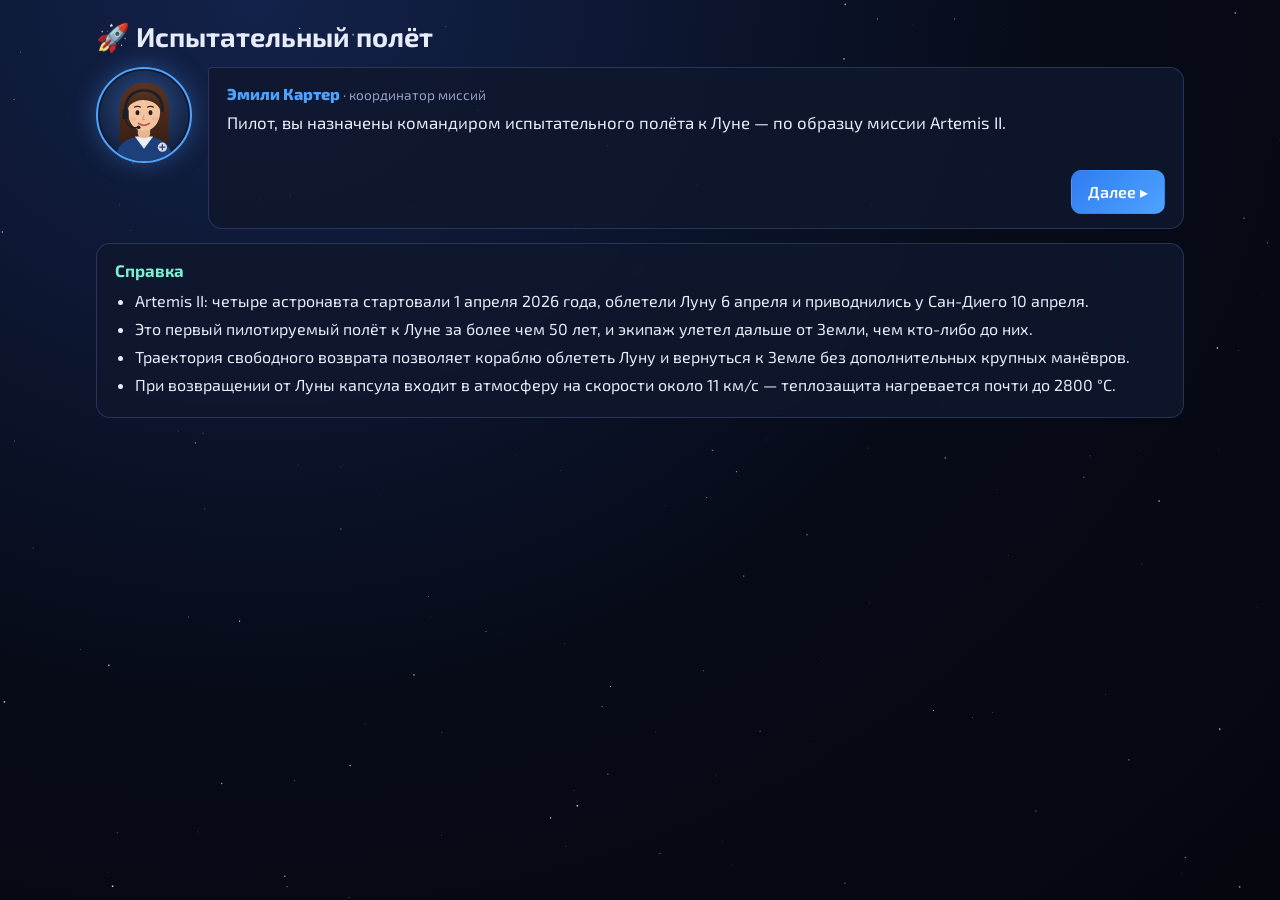
<file: embed/testflight.html>
<!doctype html>
<html lang="ru">
<head>
<meta charset="utf-8">
<meta name="viewport" content="width=device-width, initial-scale=1">
<title>Испытательный полёт</title>
<link href="https://fonts.googleapis.com/css2?family=Exo+2:wght@400;600;800&display=swap" rel="stylesheet">
<style>
:root {
  --bg: #05070f;
  --panel: rgba(16, 24, 46, 0.86);
  --panel-2: rgba(26, 38, 70, 0.9);
  --line: rgba(130, 160, 230, 0.22);
  --text: #e6ecfa;
  --muted: #93a2c4;
  --accent: #4ea3ff;
  --accent-2: #7cf0d0;
  --warn: #ffb547;
  --bad: #ff5d6c;
  --good: #4fe08a;
  --gold: #ffd25a;
  --radius: 14px;
}
* { box-sizing: border-box; }
html, body { margin: 0; min-height: 100%; }
body {
  background: radial-gradient(ellipse at 20% 0%, #13224a 0%, #070b18 55%, var(--bg) 100%) fixed;
  color: var(--text);
  font-family: 'Exo 2', system-ui, -apple-system, 'Segoe UI', Roboto, sans-serif;
  font-size: 16px;
  line-height: 1.5;
  overflow-x: hidden;
}
#stars { position: fixed; inset: 0; z-index: 0; pointer-events: none; }
#app { position: relative; z-index: 1; max-width: 1120px; margin: 0 auto; padding: 20px 16px 60px; }
h1, h2, h3, h4 { margin: 0 0 .5em; line-height: 1.2; }
h2 { font-size: 1.7rem; }
h4 { font-size: 1.05rem; color: var(--accent-2); }
.muted { color: var(--muted); }
.small { font-size: .85rem; }
.hidden { display: none !important; }
.row { display: flex; gap: 10px; align-items: center; flex-wrap: wrap; }
.row.center { justify-content: center; }
.gap { gap: 14px; }
.screen { animation: fadein .35s ease; }
@keyframes fadein { from { opacity: 0; transform: translateY(8px); } to { opacity: 1; transform: none; } }

.card { background: var(--panel); border: 1px solid var(--line); border-radius: var(--radius); padding: 16px 18px; margin: 14px 0; backdrop-filter: blur(4px); }
.badge { display: inline-block; background: var(--accent); color: #031021; font-weight: 800; font-size: .75rem; padding: 2px 8px; border-radius: 99px; text-transform: uppercase; letter-spacing: .04em; }

.btn {
  font: inherit; font-weight: 600; color: var(--text); background: var(--panel-2); border: 1px solid var(--line);
  border-radius: 10px; padding: 9px 16px; cursor: pointer; transition: transform .1s, background .2s, border-color .2s;
}
.btn:hover { border-color: var(--accent); background: #22355f; }
.btn:active { transform: scale(.97); }
.btn:disabled { opacity: .45; cursor: not-allowed; }
.btn-primary { background: linear-gradient(135deg, #2f7cf0, #4ea3ff); border-color: transparent; color: #fff; }
.btn-primary:hover { background: linear-gradient(135deg, #3d8cff, #6db5ff); }
.btn.big { font-size: 1.1rem; padding: 13px 26px; }
.btn.small { font-size: .85rem; padding: 6px 12px; }
.btn.ghost { background: transparent; }
.btn.good { background: #1c6b45; border-color: #2fae6d; }
.btn.danger { background: #6b1c26; border-color: #c43a4b; }
.btn.sel { border-color: var(--accent-2); box-shadow: 0 0 0 2px rgba(124, 240, 208, .35) inset; }
input, select { font: inherit; color: var(--text); background: #0c1428; border: 1px solid var(--line); border-radius: 8px; padding: 8px 12px; }
input[type=range] { padding: 0; accent-color: var(--accent); width: 100%; }

/* ---------- Титул ---------- */
.title-screen { text-align: center; padding-top: 7vh; }
.title-screen h1 { font-size: clamp(2.2rem, 7vw, 4rem); font-weight: 800; letter-spacing: .02em; background: linear-gradient(90deg, #9fd0ff, #fff, #7cf0d0); -webkit-background-clip: text; background-clip: text; color: transparent; }
.lead { color: var(--muted); font-size: 1.2rem; margin-bottom: 2em; }
.title-actions { display: flex; flex-direction: column; align-items: center; gap: 12px; }
.logo-orbit { position: relative; width: 180px; height: 180px; margin: 0 auto 20px; }
.planet { position: absolute; inset: 40px; border-radius: 50%; background: radial-gradient(circle at 35% 30%, #8fd0ff, #2a6bd1 45%, #0b2453 75%); box-shadow: 0 0 60px rgba(78, 163, 255, .45); }
.ring { position: absolute; inset: 10px; border-radius: 50%; border: 1px dashed rgba(160, 200, 255, .4); }
.sat { position: absolute; left: 50%; top: 50%; font-size: 26px; transform-origin: 0 0; animation: orbit 8s linear infinite; }
@keyframes orbit { from { transform: rotate(0deg) translate(80px) rotate(0deg); } to { transform: rotate(360deg) translate(80px) rotate(-360deg); } }

/* ---------- Диалог ---------- */
.dialog { display: flex; gap: 16px; align-items: flex-start; margin: 14px 0; animation: fadein .3s ease; }
.avatar { flex: 0 0 96px; width: 96px; height: 96px; border-radius: 50%; border: 2px solid var(--accent); box-shadow: 0 0 24px rgba(78, 163, 255, .35); overflow: hidden; background: #0d1730; }
.avatar-svg { width: 100%; height: 100%; display: block; }
.bubble { flex: 1; background: var(--panel); border: 1px solid var(--line); border-radius: 4px var(--radius) var(--radius) var(--radius); padding: 14px 18px; min-height: 96px; }
.speaker { font-weight: 800; color: var(--accent); margin-bottom: 4px; }
.speaker span { font-weight: 400; color: var(--muted); font-size: .85rem; }
.speech { min-height: 3em; font-size: 1.05rem; }
.dialog-actions { text-align: right; margin-top: 10px; }
.intro { padding-top: 6vh; max-width: 760px; margin: 0 auto; }
.name-form label { display: block; margin-bottom: 6px; color: var(--muted); }
.name-form input { flex: 1; min-width: 180px; }

.hint { display: flex; gap: 10px; align-items: center; background: rgba(20, 40, 80, .75); border: 1px solid var(--line); border-radius: 12px; padding: 8px 12px; margin: 8px 0; }
.mini-avatar { flex: 0 0 40px; width: 40px; height: 40px; border-radius: 50%; overflow: hidden; border: 1px solid var(--accent); }
.hint-text { font-size: .95rem; }

/* ---------- Роли ---------- */
.roles { text-align: center; padding-top: 3vh; }
.role-cards { display: grid; grid-template-columns: repeat(auto-fit, minmax(280px, 1fr)); gap: 18px; margin-top: 24px; text-align: left; }
.role-card { font: inherit; color: inherit; text-align: left; cursor: pointer; background: var(--panel); border: 1px solid var(--line); border-radius: var(--radius); padding: 22px; transition: transform .15s, border-color .2s, box-shadow .2s; }
.role-card:hover { transform: translateY(-4px); border-color: var(--accent); box-shadow: 0 10px 40px rgba(78, 163, 255, .2); }
.role-icon { font-size: 3rem; }
.role-card ul { padding-left: 0; list-style: none; margin: 10px 0 0; color: var(--muted); }
.role-card li { padding: 3px 0; }

/* ---------- Меню ---------- */
.menu-head { display: flex; justify-content: space-between; align-items: flex-end; gap: 12px; flex-wrap: wrap; }
.menu-stats { display: flex; gap: 10px; align-items: center; flex-wrap: wrap; }
.stars-big { color: var(--gold); font-weight: 800; font-size: 1.2rem; }
.cat { margin-top: 22px; }
.mission-grid { display: grid; grid-template-columns: repeat(auto-fill, minmax(300px, 1fr)); gap: 12px; }
.mission-card { font: inherit; color: inherit; text-align: left; display: flex; gap: 14px; align-items: center; background: var(--panel); border: 1px solid var(--line); border-radius: var(--radius); padding: 14px; cursor: pointer; transition: transform .15s, border-color .2s; }
.mission-card:hover { transform: translateY(-3px); border-color: var(--accent); }
.m-icon { font-size: 2.2rem; flex: 0 0 auto; }
.m-body { flex: 1; }
.m-body h4 { margin: 0 0 2px; color: var(--text); }
.m-body p { margin: 0; color: var(--muted); font-size: .88rem; }
.m-score { display: flex; flex-direction: column; align-items: flex-end; gap: 2px; }
.stars { color: var(--gold); letter-spacing: 2px; }
.stars.huge { font-size: 2.4rem; }

/* ---------- Брифинг/миссия/итог ---------- */
.crumbs { display: flex; gap: 10px; align-items: center; margin-bottom: 12px; }
.brief-facts ul, .report { margin: 0; padding-left: 20px; }
.brief-facts li, .report li { margin: 4px 0; }
.brief-go { text-align: center; }
.controls-card { text-align: left; }
.mission-bar { display: flex; justify-content: space-between; align-items: center; gap: 10px; margin-bottom: 4px; }
.mb-title { font-weight: 800; font-size: 1.25rem; }
.result { text-align: center; }
.result .card { text-align: left; }
.result-score { text-align: center !important; }
.score-num { font-size: 4rem; font-weight: 800; line-height: 1; }
.score-num span { font-size: 1.4rem; color: var(--muted); }
.result-talk { text-align: left; }

/* ---------- Игровые элементы ---------- */
.game-canvas { display: block; width: 100%; height: auto; background: #000; border-radius: 12px; border: 1px solid var(--line); touch-action: none; user-select: none; }
.stage-title { display: flex; justify-content: space-between; align-items: center; gap: 10px; flex-wrap: wrap; margin: 6px 0 8px; }
.stage-title h3 { margin: 0; }
.steps { display: flex; gap: 6px; flex-wrap: wrap; }
.step { font-size: .8rem; padding: 3px 10px; border-radius: 99px; border: 1px solid var(--line); color: var(--muted); }
.step.on { border-color: var(--accent); color: var(--text); background: rgba(78, 163, 255, .15); }
.step.done { border-color: var(--good); color: var(--good); }
.choices { display: flex; flex-wrap: wrap; gap: 10px; margin: 10px 0; }
.choice { font: inherit; color: inherit; cursor: pointer; background: var(--panel-2); border: 1px solid var(--line); border-radius: 12px; padding: 12px 16px; text-align: left; flex: 1 1 200px; transition: border-color .2s; }
.choice:hover { border-color: var(--accent); }
.choice.sel { border-color: var(--accent-2); background: rgba(124, 240, 208, .1); }
.choice.right { border-color: var(--good); background: rgba(79, 224, 138, .12); }
.choice.wrong { border-color: var(--bad); background: rgba(255, 93, 108, .12); }
.choice b { display: block; }
.grid-2 { display: grid; grid-template-columns: 1fr 1fr; gap: 14px; }
@media (max-width: 760px) { .grid-2 { grid-template-columns: 1fr; } }
.meter { height: 12px; background: #0b1326; border-radius: 6px; overflow: hidden; border: 1px solid var(--line); position: relative; }
.meter > i { display: block; height: 100%; background: var(--accent); transition: width .15s; }
.meter .zone { position: absolute; top: 0; bottom: 0; background: rgba(79, 224, 138, .28); border-left: 1px solid var(--good); border-right: 1px solid var(--good); }
.kv { display: grid; grid-template-columns: auto 1fr; gap: 4px 14px; }
.ok { color: var(--good); }
.bad { color: var(--bad); }
.warn { color: var(--warn); }
table.data { width: 100%; border-collapse: collapse; font-size: .92rem; }
table.data th, table.data td { padding: 6px 8px; border-bottom: 1px solid var(--line); text-align: left; }
table.data tr.pick { cursor: pointer; }
table.data tr.pick:hover td { background: rgba(78, 163, 255, .1); }
.toast { position: fixed; left: 50%; bottom: 30px; transform: translateX(-50%); background: var(--panel-2); border: 1px solid var(--accent); padding: 10px 18px; border-radius: 10px; z-index: 50; animation: fadein .2s; max-width: 90vw; }
.overlay { position: absolute; inset: 0; background: rgba(3, 6, 15, .82); display: flex; align-items: center; justify-content: center; border-radius: 12px; z-index: 5; padding: 10px; }
.overlay .card { max-width: 560px; width: 100%; }
.canvas-wrap { position: relative; }

/* Сенсорные кнопки */
.touch-pad { display: none; justify-content: space-between; gap: 10px; margin-top: 10px; user-select: none; }
.touch-group { display: flex; gap: 6px; flex-wrap: nowrap; }
.touch-btn { width: 56px; height: 56px; font-size: 1.2rem; border-radius: 12px; border: 1px solid var(--line); background: var(--panel-2); color: var(--text); touch-action: none; }
.touch-btn.wide { width: auto; padding: 0 14px; font-size: .95rem; }
.touch-btn.on { background: var(--accent); }
@media (pointer: coarse) { .touch-pad { display: flex; } }

/* База */
.base-layout { display: grid; grid-template-columns: 1fr 300px; gap: 14px; }
@media (max-width: 900px) { .base-layout { grid-template-columns: 1fr; } }
.base-grid { display: grid; gap: 2px; background: #0a0f1e; padding: 2px; border-radius: 10px; border: 1px solid var(--line); }
.cell { aspect-ratio: 1; border-radius: 4px; display: flex; align-items: center; justify-content: center; font-size: clamp(.8rem, 2.4vw, 1.4rem); cursor: pointer; position: relative; }
.cell.t-R { background: linear-gradient(135deg, #b9b6ad, #8f8c84); }
.cell.t-p { background: #6f6c66; }
.cell.t-C { background: #1d2333; cursor: not-allowed; }
.cell.t-X { background: repeating-linear-gradient(45deg, #4e4b46, #4e4b46 4px, #3c3a36 4px, #3c3a36 8px); cursor: not-allowed; }
.cell:hover { outline: 2px solid var(--accent); z-index: 1; }
.cell.badplace { box-shadow: inset 0 0 0 2px var(--bad); }
.palette { display: flex; flex-direction: column; gap: 6px; }
.pal-item { font: inherit; color: inherit; display: flex; justify-content: space-between; gap: 8px; align-items: center; background: var(--panel-2); border: 1px solid var(--line); border-radius: 10px; padding: 7px 10px; cursor: pointer; text-align: left; }
.pal-item.sel { border-color: var(--accent-2); background: rgba(124, 240, 208, .12); }
.checklist { list-style: none; padding: 0; margin: 0; font-size: .9rem; }
.checklist li { padding: 3px 0; }

/* ISRU */
.isru-machine { display: grid; grid-template-columns: 1.4fr 2fr 70px; gap: 10px; align-items: center; padding: 6px 0; border-bottom: 1px dashed var(--line); }
@media (max-width: 640px) { .isru-machine { grid-template-columns: 1fr; } }
.stock { display: grid; grid-template-columns: repeat(auto-fit, minmax(130px, 1fr)); gap: 8px; }
.stock div { background: #0b1326; border: 1px solid var(--line); border-radius: 10px; padding: 8px 10px; }
.stock b { display: block; font-size: 1.2rem; }

/* Ретранслятор */
.relay-table td.slot { text-align: center; cursor: pointer; min-width: 44px; font-size: .8rem; }
.relay-table td.vis { background: rgba(79, 224, 138, .15); }
.relay-table td.act { background: rgba(78, 163, 255, .35); font-weight: 800; }
.relay-wrap { overflow-x: auto; }

/* Провода */
.wires { display: flex; justify-content: space-between; gap: 30px; margin: 14px 0; }
.wire-col { display: flex; flex-direction: column; gap: 10px; }
.wire { width: 90px; height: 32px; border-radius: 8px; border: 2px solid #0008; cursor: pointer; }
.wire.done { opacity: .35; cursor: default; }
.wire.sel { outline: 3px solid #fff; }

@media (max-width: 600px) {
  .dialog { gap: 10px; }
  .avatar { flex-basis: 60px; width: 60px; height: 60px; }
  .bubble { min-height: 60px; padding: 10px 12px; }
  h2 { font-size: 1.35rem; }
  .score-num { font-size: 3rem; }
  .touch-btn { width: 46px; height: 50px; font-size: 1rem; }
  .touch-btn.wide { padding: 0 10px; font-size: .85rem; }
}

</style>
</head>
<body>
<canvas id="stars" aria-hidden="true"></canvas>
<main id="app"></main>
<script>
/* ===== js/core.js ===== */
'use strict';
/* ===== Общие утилиты, состояние, ассистентка, реестр миссий ===== */

const $ = (sel, root = document) => root.querySelector(sel);
const $$ = (sel, root = document) => Array.from(root.querySelectorAll(sel));
function h(html) {
  const t = document.createElement('template');
  t.innerHTML = html.trim();
  return t.content.firstElementChild;
}
const clamp = (v, a, b) => Math.max(a, Math.min(b, v));
const lerp = (a, b, t) => a + (b - a) * t;
const dist = (x1, y1, x2, y2) => Math.hypot(x2 - x1, y2 - y1);
const fmt = (v, d = 0) => Number(v).toFixed(d);

/** Детерминированный генератор случайных чисел */
function rng(seed) {
  let a = seed >>> 0;
  const f = () => {
    a |= 0; a = (a + 0x6D2B79F5) | 0;
    let t = Math.imul(a ^ (a >>> 15), 1 | a);
    t = (t + Math.imul(t ^ (t >>> 7), 61 | t)) ^ t;
    return ((t ^ (t >>> 14)) >>> 0) / 4294967296;
  };
  f.range = (lo, hi) => lo + f() * (hi - lo);
  f.int = (lo, hi) => Math.floor(lo + f() * (hi - lo + 1));
  f.pick = (arr) => arr[Math.floor(f() * arr.length)];
  f.gauss = () => { let u = 0, v = 0; while (!u) u = f(); while (!v) v = f(); return Math.sqrt(-2 * Math.log(u)) * Math.cos(2 * Math.PI * v); };
  return f;
}
const R = rng(Date.now() % 1e9);
function shuffle(arr, r = R) {
  const a = arr.slice();
  for (let i = a.length - 1; i > 0; i--) { const j = Math.floor(r() * (i + 1)); [a[i], a[j]] = [a[j], a[i]]; }
  return a;
}

/** Область жизни: всё, что зарегистрировано, снимается при dispose() */
class Scope {
  constructor() { this.fns = []; this.alive = true; this.keys = {}; this._keys = false; }
  on(target, evt, fn, opts) { target.addEventListener(evt, fn, opts); this.fns.push(() => target.removeEventListener(evt, fn, opts)); }
  raf(fn) {
    let last = performance.now(), id = 0, stopped = false;
    const step = (t) => {
      if (!this.alive || stopped) return;
      const dt = Math.min(0.05, (t - last) / 1000); last = t;
      if (fn(dt, t) === false) { stopped = true; return; }
      id = requestAnimationFrame(step);
    };
    id = requestAnimationFrame(step);
    const stop = () => { stopped = true; cancelAnimationFrame(id); };
    this.fns.push(stop);
    return stop;
  }
  timeout(fn, ms) { const id = setTimeout(() => this.alive && fn(), ms); this.fns.push(() => clearTimeout(id)); return id; }
  interval(fn, ms) { const id = setInterval(() => this.alive && fn(), ms); this.fns.push(() => clearInterval(id)); return id; }
  trackKeys() {
    if (this._keys) return this.keys;
    this._keys = true;
    const block = ['ArrowUp', 'ArrowDown', 'ArrowLeft', 'ArrowRight', 'Space'];
    this.on(window, 'keydown', (e) => {
      if (e.target && /INPUT|TEXTAREA|SELECT/.test(e.target.tagName)) return;
      this.keys[e.code] = true;
      if (block.includes(e.code)) e.preventDefault();
    });
    this.on(window, 'keyup', (e) => { this.keys[e.code] = false; });
    this.on(window, 'blur', () => { for (const k in this.keys) this.keys[k] = false; });
    return this.keys;
  }
  dispose() { this.alive = false; this.fns.forEach((f) => { try { f(); } catch (e) { /* noop */ } }); this.fns = []; }
}

/** Экранные кнопки для сенсорных устройств: эмулируют клавиши */
function touchControls(scope, groups) {
  const wrap = h('<div class="touch-pad"></div>');
  for (const g of groups) {
    const grp = h('<div class="touch-group"></div>');
    for (const b of g) {
      const btn = h(`<button class="touch-btn" type="button">${b.label}</button>`);
      if (b.wide) btn.classList.add('wide');
      const down = (e) => { e.preventDefault(); btn.classList.add('on'); window.dispatchEvent(new KeyboardEvent('keydown', { code: b.code, key: b.code })); };
      const up = (e) => { e.preventDefault(); if (!btn.classList.contains('on')) return; btn.classList.remove('on'); window.dispatchEvent(new KeyboardEvent('keyup', { code: b.code, key: b.code })); };
      scope.on(btn, 'pointerdown', down);
      scope.on(btn, 'pointerup', up);
      scope.on(btn, 'pointerleave', up);
      scope.on(btn, 'pointercancel', up);
      grp.appendChild(btn);
    }
    wrap.appendChild(grp);
  }
  return wrap;
}

/** Координаты указателя в системе координат canvas */
function canvasPoint(canvas, e) {
  const r = canvas.getBoundingClientRect();
  return { x: (e.clientX - r.left) * (canvas.width / r.width), y: (e.clientY - r.top) * (canvas.height / r.height) };
}

/* ===== Сохранение ===== */
const Store = {
  key: 'space-missions-v1',
  data: { name: '', role: null, best: {} },
  load() { try { const s = JSON.parse(localStorage.getItem(this.key)); if (s) this.data = Object.assign(this.data, s); } catch (e) { /* noop */ } return this.data; },
  save() { try { localStorage.setItem(this.key, JSON.stringify(this.data)); } catch (e) { /* noop */ } },
  reset() { this.data = { name: '', role: null, best: {} }; try { localStorage.removeItem(this.key); } catch (e) { /* noop */ } },
};
const starsFor = (score) => (score >= 90 ? 3 : score >= 70 ? 2 : score >= 40 ? 1 : 0);
const starStr = (n) => '★'.repeat(n) + '☆'.repeat(3 - n);

/* ===== Ассистентка ===== */
const ASSISTANT = { name: 'Эмили Картер', title: 'координатор миссий' };
const AVATAR_SVG = `
<svg viewBox="0 0 120 120" class="avatar-svg" aria-hidden="true">
  <defs>
    <radialGradient id="avbg" cx="50%" cy="40%" r="70%"><stop offset="0" stop-color="#2b4f8a"/><stop offset="1" stop-color="#0d1730"/></radialGradient>
    <linearGradient id="avhair" x1="0" y1="0" x2="0" y2="1"><stop offset="0" stop-color="#5a3420"/><stop offset="1" stop-color="#3a2014"/></linearGradient>
  </defs>
  <circle cx="60" cy="60" r="58" fill="url(#avbg)"/>
  <path d="M28 64 C24 30 44 18 60 18 C80 18 98 30 92 70 L92 96 L28 96 Z" fill="url(#avhair)"/>
  <path d="M22 120 C24 96 40 88 60 88 C80 88 96 96 98 120 Z" fill="#1d3f7a"/>
  <path d="M48 88 L60 104 L72 88 Z" fill="#e9eef7"/>
  <rect x="52" y="74" width="16" height="16" rx="6" fill="#e9b48f"/>
  <ellipse cx="60" cy="56" rx="21" ry="25" fill="#f2c4a0"/>
  <path d="M38 52 C40 30 58 28 66 30 C76 32 84 40 82 54 C76 42 62 38 50 42 C44 44 40 48 38 52 Z" fill="url(#avhair)"/>
  <ellipse cx="51.5" cy="57" rx="2.6" ry="3.2" fill="#2a1a12"/>
  <ellipse cx="68.5" cy="57" rx="2.6" ry="3.2" fill="#2a1a12"/>
  <path d="M47 50 Q51.5 47.5 56 50" stroke="#3a2014" stroke-width="1.6" fill="none"/>
  <path d="M64 50 Q68.5 47.5 73 50" stroke="#3a2014" stroke-width="1.6" fill="none"/>
  <path d="M60 60 L58 66 L61 66" stroke="#d49a78" stroke-width="1.4" fill="none"/>
  <path d="M53 71 Q60 76 67 71" stroke="#b5524a" stroke-width="2.2" fill="none" stroke-linecap="round"/>
  <ellipse cx="46" cy="65" rx="4" ry="2.4" fill="#f0a08a" opacity=".45"/>
  <ellipse cx="74" cy="65" rx="4" ry="2.4" fill="#f0a08a" opacity=".45"/>
  <path d="M36 56 C34 38 46 28 60 28 C74 28 86 38 84 56" stroke="#1b1f2a" stroke-width="3.5" fill="none"/>
  <rect x="32" y="52" width="8" height="14" rx="3" fill="#1b1f2a"/>
  <path d="M36 66 C38 76 46 78 52 76" stroke="#1b1f2a" stroke-width="2" fill="none"/>
  <circle cx="53" cy="76" r="2.4" fill="#1b1f2a"/>
  <circle cx="84" cy="102" r="6" fill="#d8dde8"/><path d="M80 102 h8 M84 98 v8" stroke="#1d3f7a" stroke-width="1.6"/>
</svg>`;

/** Диалог с ассистенткой. lines: строки (можно HTML). Возвращает Promise, завершается после последней реплики */
function talk(container, lines, opts = {}) {
  return new Promise((resolve) => {
    const box = h(`
      <div class="dialog">
        <div class="avatar">${AVATAR_SVG}</div>
        <div class="bubble">
          <div class="speaker">${ASSISTANT.name} <span>· ${ASSISTANT.title}</span></div>
          <div class="speech"></div>
          <div class="dialog-actions"><button class="btn btn-primary next" type="button">Далее ▸</button></div>
        </div>
      </div>`);
    container.appendChild(box);
    const speech = $('.speech', box);
    const next = $('.next', box);
    let i = 0, typing = null, full = '';
    const show = () => {
      full = lines[i];
      const plain = full.replace(/<[^>]+>/g, '');
      let n = 0;
      speech.textContent = '';
      clearInterval(typing);
      typing = setInterval(() => {
        n += 2;
        if (n >= plain.length) { clearInterval(typing); typing = null; speech.innerHTML = full; return; }
        speech.textContent = plain.slice(0, n);
      }, 16);
      next.textContent = i === lines.length - 1 ? (opts.lastLabel || 'Понятно ✓') : 'Далее ▸';
    };
    const advance = () => {
      if (typing) { clearInterval(typing); typing = null; speech.innerHTML = full; return; }
      i++;
      if (i >= lines.length) {
        if (opts.keep) { next.remove(); } else { box.remove(); }
        resolve();
        return;
      }
      show();
    };
    next.addEventListener('click', advance);
    show();
  });
}

/** Короткая подсказка ассистентки внутри миссии */
function hintBox(text) {
  return h(`<div class="hint"><div class="mini-avatar">${AVATAR_SVG}</div><div class="hint-text">${text}</div></div>`);
}

/* ===== Реестр миссий ===== */
const Missions = {
  list: [],
  register(m) { this.list.push(m); },
  get(id) { return this.list.find((m) => m.id === id); },
};
const CATEGORIES = {
  orbit: { title: '🛰 Околоземная орбита', sub: 'МКС, Тяньгун' },
  moon: { title: '🌕 Полёты к Луне', sub: 'Artemis и разведка южного полюса' },
  mars: { title: '🔴 Полёты к Марсу', sub: 'Пока туда летают только роботы' },
};
const ROLES = {
  pilot: { title: 'Пилот', icon: '👨‍🚀', desc: 'Участвует в миссиях, которые требуют личного присутствия: выходы в открытый космос, испытательные полёты, высадка и работа на Луне.' },
  scientist: { title: 'Учёный', icon: '🔬', desc: 'Работает над удалёнными миссиями: наблюдение Земли, управление спутниками, съёмка Луны, орбитальные аппараты и марсоходы.' },
};

/* ===== Звёздный фон ===== */
(function starfield() {
  const c = document.getElementById('stars');
  if (!c) return;
  const ctx = c.getContext('2d');
  let stars = [];
  const resize = () => {
    c.width = innerWidth; c.height = innerHeight;
    stars = Array.from({ length: Math.round((c.width * c.height) / 5000) }, () => ({
      x: Math.random() * c.width, y: Math.random() * c.height, r: Math.random() * 1.4 + 0.2, p: Math.random() * 6.28, s: 0.3 + Math.random() * 1.2,
    }));
  };
  resize();
  addEventListener('resize', resize);
  const draw = (t) => {
    ctx.clearRect(0, 0, c.width, c.height);
    for (const s of stars) {
      const a = 0.45 + 0.45 * Math.sin(s.p + t * 0.001 * s.s);
      ctx.fillStyle = `rgba(220,230,255,${a})`;
      ctx.fillRect(s.x, s.y, s.r, s.r);
    }
    requestAnimationFrame(draw);
  };
  requestAnimationFrame(draw);
})();

/* ===== js/missions/testflight.js ===== */
'use strict';
/* Миссия 4. Испытательный полёт: старт, система жизнеобеспечения, разгон к Луне, вход в атмосферу */
(function () {
  const W = 960, H = 480;
  const STEPS = ['Старт', 'Жизнеобеспечение', 'Разгон к Луне', 'Возвращение'];

  function start(root, api) {
    const S = api.scope;
    const keys = S.trackKeys();
    const scores = [];
    const details = [];
    const header = (i, title) => `<div class="stage-title"><h3>${title}</h3><div class="steps">${STEPS.map((t, k) => `<span class="step ${k < i ? 'done' : k === i ? 'on' : ''}">${t}</span>`).join('')}</div></div>`;
    const next = (fn) => S.timeout(fn, 1500);

    /* ---------- 1. Старт и прохождение Max-Q ---------- */
    function launch() {
      root.innerHTML = '';
      const el = h(`<div>${header(0, 'Этап 1: старт ракеты SLS')}
        <canvas class="game-canvas" width="${W}" height="${H}"></canvas>
        <div class="card row"><span>Тяга двигателей</span><input type="range" min="40" max="100" value="100" class="thr" style="flex:1"><b class="thrv">100%</b></div></div>`);
      root.appendChild(el);
      el.appendChild(touchControls(S, [[{ label: '▲ тяга', code: 'ArrowUp', wide: true }, { label: '▼ тяга', code: 'ArrowDown', wide: true }], [{ label: 'Отделение', code: 'Space', wide: true }]]));
      api.hint('Самый опасный участок старта — зона максимального скоростного напора (Max-Q). Держите напор ниже красной линии 32 кПа: сбавляйте тягу в плотных слоях атмосферы и прибавляйте выше. Цель — 45 км как можно быстрее.');
      const cv = $('canvas', el), ctx = cv.getContext('2d');
      const thr = $('.thr', el), thrv = $('.thrv', el);
      const s = { h: 0, v: 0, t: 0, stress: 0, qmax: 0, phase: 'count', cd: 3, sepT: 0, qHist: [] };
      const QLIM = 32;
      S.on(window, 'keydown', (e) => {
        if (e.code === 'Space' && s.phase === 'sep') { s.phase = 'done'; finishLaunch(s.sepT); }
      });
      const finishLaunch = (react) => {
        const timeScore = clamp(100 - (s.t - 80) * 2, 0, 100);
        const qScore = clamp(100 - s.stress * 0.6, 0, 100);
        const sepScore = react == null ? 20 : clamp(100 - react * 25, 30, 100);
        const sc = s.stress > 250 ? 0 : timeScore * 0.35 + qScore * 0.45 + sepScore * 0.2;
        scores.push(sc);
        details.push(s.stress > 250 ? '<span class="bad">Старт: перегрузка конструкции, сработала система аварийного спасения</span>'
          : `Старт: 45 км за ${fmt(s.t, 0)} с, пиковый напор ${fmt(s.qmax, 1)} кПа (лимит ${QLIM}), отделение ускорителей ${react == null ? 'автоматически' : `через ${fmt(react, 2)} с`}`);
        api.hint(s.stress > 250 ? 'Конструкция не выдержала напора — капсула спасена системой САС. Продолжим испытания на резервном корабле.' : 'Ускорители отделены! Выходим на орбиту. Отличная работа.');
        next(lifeSupport);
      };
      S.raf((dt) => {
        if (s.phase === 'count') { s.cd -= dt; if (s.cd <= 0) s.phase = 'fly'; }
        if (keys.ArrowUp) thr.value = Math.min(100, +thr.value + 60 * dt);
        if (keys.ArrowDown) thr.value = Math.max(40, +thr.value - 60 * dt);
        thrv.textContent = `${Math.round(+thr.value)}%`;
        if (s.phase === 'fly') {
          const sdt = dt * 2.5;
          const a = (+thr.value / 100) * 30 - 9.8;
          s.v = Math.max(0, s.v + a * sdt); s.h += s.v * sdt; s.t += sdt;
          const q = (0.5 * 1.225 * Math.exp(-s.h / 8500) * s.v * s.v) / 1000;
          s.q = q; s.qmax = Math.max(s.qmax, q);
          if (q > QLIM) s.stress += (q - QLIM) * sdt;
          s.qHist.push(q);
          if (s.stress > 250) { s.phase = 'done'; finishLaunch(null); }
          if (s.h >= 45000) { s.phase = 'sep'; s.sepT = 0; }
        } else if (s.phase === 'sep') {
          s.sepT += dt; if (s.sepT > 4) { s.phase = 'done'; finishLaunch(null); }
        }
        drawLaunch(ctx, s, +thr.value, QLIM);
        return s.phase !== 'done' || undefined;
      });
    }
    function drawLaunch(ctx, s, thr, QLIM) {
      const k = clamp(s.h / 60000, 0, 1);
      const g = ctx.createLinearGradient(0, 0, 0, H);
      g.addColorStop(0, `rgb(${lerp(70, 2, k)},${lerp(140, 4, k)},${lerp(230, 15, k)})`);
      g.addColorStop(1, `rgb(${lerp(170, 10, k)},${lerp(210, 20, k)},${lerp(255, 50, k)})`);
      ctx.fillStyle = g; ctx.fillRect(0, 0, W, H);
      if (k > 0.4) { ctx.fillStyle = `rgba(255,255,255,${(k - 0.4) * 1.5})`; for (let i = 0; i < 60; i++) ctx.fillRect((i * 137) % W, (i * 71) % H, 1.5, 1.5); }
      const gy = 400 + s.h / 8;
      if (gy < H + 50) { ctx.fillStyle = '#2f5a2a'; ctx.fillRect(0, gy, W, H); ctx.fillStyle = '#777'; ctx.fillRect(300, gy - 120, 20, 120); }
      // облака
      ctx.fillStyle = 'rgba(255,255,255,.7)';
      for (let i = 0; i < 5; i++) { const cy = 300 + i * 90 - (s.h / 10) % 900 + 450; if (s.h < 15000) { ctx.beginPath(); ctx.ellipse((i * 260) % W, (cy % 900) - 100, 90, 20, 0, 0, 7); ctx.fill(); } }
      // ракета
      const rx = 400, ry = 210;
      if (s.phase === 'fly' || s.phase === 'sep') {
        const fl = 40 + thr * 0.8 + Math.random() * 15;
        const fg = ctx.createLinearGradient(0, ry + 120, 0, ry + 120 + fl);
        fg.addColorStop(0, '#fff6c0'); fg.addColorStop(0.4, '#ffb030'); fg.addColorStop(1, 'rgba(255,80,0,0)');
        ctx.fillStyle = fg;
        ctx.beginPath(); ctx.moveTo(rx - 14, ry + 120); ctx.lineTo(rx + 14, ry + 120); ctx.lineTo(rx, ry + 120 + fl); ctx.fill();
        if (s.phase !== 'done') { [-26, 26].forEach((dx) => { ctx.beginPath(); ctx.moveTo(rx + dx - 7, ry + 115); ctx.lineTo(rx + dx + 7, ry + 115); ctx.lineTo(rx + dx, ry + 115 + fl * 1.1); ctx.fill(); }); }
      }
      ctx.fillStyle = '#e88a2a'; ctx.fillRect(rx - 14, ry, 28, 120);
      ctx.fillStyle = '#f2f2f2'; ctx.fillRect(rx - 33, ry + 20, 12, 95); ctx.fillRect(rx + 21, ry + 20, 12, 95);
      ctx.beginPath(); ctx.moveTo(rx - 33, ry + 20); ctx.lineTo(rx - 27, ry + 5); ctx.lineTo(rx - 21, ry + 20); ctx.fill();
      ctx.beginPath(); ctx.moveTo(rx + 21, ry + 20); ctx.lineTo(rx + 27, ry + 5); ctx.lineTo(rx + 33, ry + 20); ctx.fill();
      ctx.fillStyle = '#ddd'; ctx.fillRect(rx - 10, ry - 22, 20, 22);
      ctx.beginPath(); ctx.moveTo(rx - 10, ry - 22); ctx.lineTo(rx, ry - 44); ctx.lineTo(rx + 10, ry - 22); ctx.fill();
      // HUD
      ctx.fillStyle = 'rgba(0,8,20,.7)'; ctx.fillRect(560, 14, 386, 200);
      ctx.fillStyle = '#fff'; ctx.font = '15px "Exo 2"'; ctx.textAlign = 'left';
      ctx.fillText(`Высота: ${fmt(s.h / 1000, 1)} км / 45 км`, 576, 40);
      ctx.fillText(`Скорость: ${fmt(s.v, 0)} м/с`, 576, 62);
      ctx.fillText(`Время: T+${fmt(s.t, 0)} c`, 576, 84);
      const q = s.q || 0;
      ctx.fillText('Скоростной напор:', 576, 110);
      ctx.fillStyle = '#222'; ctx.fillRect(576, 118, 350, 16);
      ctx.fillStyle = q > QLIM ? '#ff5d6c' : '#4fe08a'; ctx.fillRect(576, 118, clamp(q / 60, 0, 1) * 350, 16);
      ctx.fillStyle = '#ff5d6c'; ctx.fillRect(576 + (QLIM / 60) * 350, 114, 2, 24);
      ctx.fillStyle = '#fff'; ctx.fillText(`${fmt(q, 1)} кПа`, 830, 110);
      ctx.fillText(`Нагрузка на конструкцию: ${fmt(Math.min(100, s.stress / 2.5), 0)}%`, 576, 160);
      ctx.fillStyle = '#222'; ctx.fillRect(576, 168, 350, 10); ctx.fillStyle = '#ffb547'; ctx.fillRect(576, 168, clamp(s.stress / 250, 0, 1) * 350, 10);
      // график напора
      ctx.strokeStyle = '#7cf0d0'; ctx.lineWidth = 1.5; ctx.beginPath();
      const n = s.qHist.length;
      s.qHist.forEach((v, i) => { const x = 576 + (i / Math.max(1, n)) * 350, y = 205 - clamp(v / 60, 0, 1) * 22; i ? ctx.lineTo(x, y) : ctx.moveTo(x, y); });
      ctx.stroke();
      ctx.textAlign = 'center';
      if (s.phase === 'count') { ctx.font = 'bold 72px "Exo 2"'; ctx.fillStyle = '#fff'; ctx.fillText(Math.ceil(s.cd), W / 2, 120); }
      if (s.phase === 'sep') { ctx.fillStyle = 'rgba(80,10,10,.85)'; ctx.fillRect(W / 2 - 280, 400, 560, 50); ctx.fillStyle = '#fff'; ctx.font = 'bold 20px "Exo 2"'; ctx.fillText('Ускорители выгорели! ПРОБЕЛ — отделить', W / 2, 432); }
    }

    /* ---------- 2. Система жизнеобеспечения ---------- */
    function lifeSupport() {
      root.innerHTML = '';
      const P = [
        { id: 'o2', name: 'Кислород (O₂)', unit: 'кПа', a: 16.5, b: 0.09, d: 2, ctrl: 'Подача O₂', sign: 1 },
        { id: 'co2', name: 'Углекислый газ (CO₂)', unit: 'мм рт. ст.', a: 0, b: 0.09, d: 2, ctrl: 'Мощность скруббера', sign: -1 },
        { id: 't', name: 'Температура', unit: '°C', a: 10, b: 0.25, d: 1, ctrl: 'Нагрев/охлаждение', sign: 1 },
        { id: 'hum', name: 'Влажность', unit: '%', a: 0, b: 1.0, d: 0, ctrl: 'Осушитель', sign: -1 },
      ];
      const el = h(`<div>${header(1, 'Этап 2: проверка жизнеобеспечения корабля Orion')}
        <div class="card small">На борту четыре астронавта. Удерживайте все показатели в зелёной зоне. Нагрузка меняется: экипаж двигается, работает техника. Осталось: <b class="left">40</b> с</div>
        <div class="grid-2">${P.map((p) => `<div class="card" data-p="${p.id}"><h4>${p.name}</h4>
          <p class="big-val"><b class="val">—</b> ${p.unit} <span class="small muted">норма ${fmt(p.a + p.b * 35, p.d)}–${fmt(p.a + p.b * 65, p.d)}</span></p>
          <div class="meter" style="height:18px"><div class="zone" style="left:35%;width:30%"></div><i></i></div>
          <div class="row" style="margin-top:10px"><span class="small">${p.ctrl}</span><input type="range" min="0" max="100" value="50" class="ctl" style="flex:1"></div>
          ${p.id === 'co2' ? '<button class="btn danger small backup hidden">⚠ Включить резервный скруббер</button>' : ''}</div>`).join('')}</div></div>`);
      root.appendChild(el);
      api.hint('Двигайте ползунки, чтобы компенсировать изменения. Если что-то откажет — я предупрежу. Помните: управление работает с задержкой, не дёргайте ползунки слишком резко.');
      const st = P.map((p) => ({ p, v: 50, dmd: R.range(35, 65), dd: R.range(-4, 4), card: $(`[data-p="${p.id}"]`, el) }));
      st.forEach((x) => { x.ctl = $('.ctl', x.card); });
      let t = 0, good = 0, samples = 0, scrubberFail = false, heat = 0, over = false, ev1 = false;
      const backup = $('.backup', el);
      backup.addEventListener('click', () => { scrubberFail = false; backup.classList.add('hidden'); api.hint('Резервный скруббер работает. Отличная реакция!'); });
      S.raf((dt) => {
        if (over) return false;
        t += dt;
        if (t > 14 && !ev1) { ev1 = true; scrubberFail = true; backup.classList.remove('hidden'); api.hint('⚠ Отказ основного скруббера CO₂! Включите резервный — кнопка в карточке CO₂.'); }
        if (t > 27 && heat === 0) { heat = 1; api.hint('⚠ Перегрев блока электроники: температура в кабине растёт. Добавьте охлаждение!'); }
        st.forEach((x) => {
          x.dd += R.gauss() * 6 * dt; x.dd = clamp(x.dd, -6, 6);
          x.dmd = clamp(x.dmd + x.dd * dt, 20, 80);
          let c = +x.ctl.value;
          let dmd = x.dmd;
          if (x.p.id === 'co2' && scrubberFail) c = 0;
          if (x.p.id === 't' && heat) dmd -= 18;
          x.v += x.p.sign * 0.35 * (c - dmd) * dt;
          x.v = clamp(x.v, 0, 100);
          const ok = x.v >= 35 && x.v <= 65;
          samples++; if (ok) good++;
          $('.val', x.card).textContent = fmt(x.p.a + x.p.b * x.v, x.p.d);
          const bar = $('.meter i', x.card);
          bar.style.width = `${x.v}%`; bar.style.background = ok ? '#4fe08a' : '#ff5d6c';
        });
        $('.left', el).textContent = Math.max(0, Math.ceil(40 - t));
        if (t >= 40) {
          over = true;
          const pct = (good / samples) * 100;
          scores.push(clamp(pct * 1.1, 0, 100));
          details.push(`Жизнеобеспечение: параметры в норме ${fmt(pct, 0)}% времени${scrubberFail ? ', <span class="bad">резервный скруббер не включён</span>' : ''}`);
          api.hint('Системы жизнеобеспечения проверены. Готовимся к разгону к Луне!');
          next(tli);
        }
      });
    }

    /* ---------- 3. Разгон к Луне ---------- */
    function tli() {
      root.innerHTML = '';
      const TARGET = 3150;
      const el = h(`<div>${header(2, 'Этап 3: импульс отлёта к Луне (TLI)')}
        <canvas class="game-canvas" width="${W}" height="${H}"></canvas></div>`);
      root.appendChild(el);
      el.appendChild(touchControls(S, [[{ label: 'Пробел: двигатель', code: 'Space', wide: true }]]));
      api.hint(`Нужно разогнаться ровно на ${TARGET} м/с — тогда корабль уйдёт на траекторию свободного возврата: облетит Луну и сам вернётся к Земле. Пробел — включить двигатель, ещё раз Пробел — выключить.`);
      const cv = $('canvas', el), ctx = cv.getContext('2d');
      const s = { dv: 0, burning: false, done: false, t: 0, anim: 0, err: 0 };
      S.on(window, 'keydown', (e) => {
        if (e.code !== 'Space' || s.done) return;
        if (!s.burning) s.burning = true;
        else { s.burning = false; s.done = true; s.err = s.dv - TARGET; finishTli(); }
      });
      const finishTli = () => {
        const sc = clamp(100 - Math.abs(s.err) * 1.4, 0, 100);
        scores.push(sc);
        const fly = 8000 + s.err * 60;
        details.push(`Разгон к Луне: Δv = ${fmt(s.dv, 0)} м/с (ошибка ${s.err > 0 ? '+' : ''}${fmt(s.err, 0)} м/с), пролёт над обратной стороной Луны на высоте ~${fmt(Math.max(100, fly), 0)} км`);
        api.hint(Math.abs(s.err) < 15 ? 'Идеальный импульс! Корабль на траектории свободного возврата.' : Math.abs(s.err) < 50 ? 'Небольшая ошибка — исправим коррекцией на трассе.' : 'Большая ошибка: понадобятся серьёзные коррекции и лишнее топливо.');
        S.timeout(reentry, 5200);
      };
      S.raf((dt) => {
        s.t += dt;
        if (s.burning) { s.dv += 125 * dt; if (s.dv > TARGET + 400) { s.burning = false; s.done = true; s.err = s.dv - TARGET; finishTli(); } }
        if (s.done) s.anim = Math.min(1, s.anim + dt / 4.5);
        drawTli(ctx, s, TARGET);
      });
    }
    function bez(p0, p1, p2, p3, t) { const u = 1 - t; return [u * u * u * p0[0] + 3 * u * u * t * p1[0] + 3 * u * t * t * p2[0] + t * t * t * p3[0], u * u * u * p0[1] + 3 * u * u * t * p1[1] + 3 * u * t * t * p2[1] + t * t * t * p3[1]]; }
    function drawTli(ctx, s, TARGET) {
      ctx.fillStyle = '#02040c'; ctx.fillRect(0, 0, W, H);
      for (let i = 0; i < 80; i++) { ctx.fillStyle = '#89a'; ctx.fillRect((i * 173) % W, (i * 97) % H, 1, 1); }
      const E = [150, 260], M = [790, 260];
      const rf = clamp(40 + s.err * 0.5, 14, 160);
      // траектория
      const pts = [];
      for (let t = 0; t <= 1; t += 0.02) pts.push(bez([E[0] + 30, E[1] - 18], [400, 150], [600, 420], [M[0], M[1] + rf], t));
      for (let a = Math.PI / 2; a >= -Math.PI / 2; a -= 0.1) pts.push([M[0] + Math.cos(a) * rf, M[1] + Math.sin(a) * rf]);
      for (let t = 0; t <= 1; t += 0.02) pts.push(bez([M[0], M[1] - rf], [600, 100], [400, 370], [E[0] + 30, E[1] + 18], t));
      ctx.setLineDash([6, 6]); ctx.strokeStyle = s.done ? 'rgba(124,240,208,.9)' : 'rgba(124,240,208,.3)'; ctx.lineWidth = 2;
      ctx.beginPath(); pts.forEach((p, i) => (i ? ctx.lineTo(p[0], p[1]) : ctx.moveTo(p[0], p[1]))); ctx.stroke(); ctx.setLineDash([]);
      // Земля и Луна
      let g = ctx.createRadialGradient(E[0] - 10, E[1] - 10, 5, E[0], E[1], 34); g.addColorStop(0, '#9fd3ff'); g.addColorStop(1, '#1e5bb8');
      ctx.fillStyle = g; ctx.beginPath(); ctx.arc(E[0], E[1], 32, 0, 7); ctx.fill();
      g = ctx.createRadialGradient(M[0] - 5, M[1] - 5, 2, M[0], M[1], 12); g.addColorStop(0, '#eee'); g.addColorStop(1, '#888');
      ctx.fillStyle = g; ctx.beginPath(); ctx.arc(M[0], M[1], 11, 0, 7); ctx.fill();
      ctx.fillStyle = '#cfe'; ctx.font = '14px "Exo 2"'; ctx.textAlign = 'center'; ctx.fillText('Земля', E[0], E[1] + 52); ctx.fillText('Луна', M[0], M[1] + 30);
      if (s.done) { const p = pts[Math.min(pts.length - 1, Math.floor(s.anim * (pts.length - 1)))]; ctx.fillStyle = '#fff'; ctx.beginPath(); ctx.arc(p[0], p[1], 5, 0, 7); ctx.fill(); }
      // шкала
      ctx.fillStyle = 'rgba(0,8,20,.75)'; ctx.fillRect(250, 390, 460, 76);
      ctx.fillStyle = '#fff'; ctx.font = 'bold 22px "Exo 2"'; ctx.fillText(`Δv: ${fmt(s.dv, 0)} / ${TARGET} м/с`, W / 2, 418);
      ctx.fillStyle = '#222'; ctx.fillRect(270, 430, 420, 14);
      ctx.fillStyle = s.burning ? '#ffb547' : '#4ea3ff'; ctx.fillRect(270, 430, clamp(s.dv / (TARGET + 400), 0, 1) * 420, 14);
      ctx.fillStyle = '#4fe08a'; ctx.fillRect(270 + (TARGET / (TARGET + 400)) * 420 - 1, 426, 3, 22);
      ctx.font = '13px "Exo 2"'; ctx.fillStyle = s.burning ? '#ffb547' : '#93a2c4';
      ctx.fillText(s.done ? `Двигатель выключен. Ошибка: ${s.err > 0 ? '+' : ''}${fmt(s.err, 0)} м/с` : s.burning ? 'ДВИГАТЕЛЬ РАБОТАЕТ — Пробел, чтобы выключить' : 'Пробел — включить двигатель', W / 2, 460);
    }

    /* ---------- 4. Вход в атмосферу и приводнение ---------- */
    function reentry() {
      root.innerHTML = '';
      const el = h(`<div>${header(3, 'Этап 4: вход в атмосферу и приводнение')}<canvas class="game-canvas" width="${W}" height="${H}"></canvas></div>`);
      root.appendChild(el);
      el.appendChild(touchControls(S, [[{ label: '▲', code: 'ArrowUp' }, { label: '▼', code: 'ArrowDown' }], [{ label: 'Парашюты', code: 'Space', wide: true }]]));
      api.hint('Капсула входит в атмосферу на скорости около 11 км/с. Держите угол входа в коридоре 5,5–7°: круче — перегрев и перегрузка, положе — капсула отскочит от атмосферы. Стрелки ▲/▼ — управление подъёмной силой.');
      const cv = $('canvas', el), ctx = cv.getContext('2d');
      const s = { g: 6.2, dg: 0, t: 0, inC: 0, n: 0, heat: 0, phase: 'entry', alt: 6000, chute: null, maxHeat: 0 };
      S.on(window, 'keydown', (e) => {
        if (e.code !== 'Space' || s.phase !== 'chute') return;
        s.chute = s.alt; s.phase = 'land';
      });
      S.raf((dt) => {
        s.t += dt;
        if (s.phase === 'entry') {
          s.dg += R.gauss() * 1.4 * dt; s.dg = clamp(s.dg, -0.7, 0.7);
          let c = 0; if (keys.ArrowUp) c -= 1; if (keys.ArrowDown) c += 1;
          s.g += (s.dg * 0.7 + c * 1.2) * dt;
          s.g = clamp(s.g, 3.5, 9);
          s.n++; if (s.g >= 5.5 && s.g <= 7) s.inC++;
          s.heat = clamp(s.heat + (s.g > 7 ? (s.g - 7) * 30 : -10) * dt, 0, 100); s.maxHeat = Math.max(s.maxHeat, s.heat);
          if (s.t > 25) { s.phase = 'chute'; api.hint('Плазма позади! Высота падает. Выпустите основные парашюты на высоте от 2,5 до 3,5 км — Пробел.'); }
        } else if (s.phase === 'chute') {
          s.alt -= 200 * dt;
          if (s.alt <= 600) { s.chute = 0; s.phase = 'land'; }
        } else if (s.phase === 'land') {
          s.alt -= (s.chute > 0 ? 40 : 300) * dt;
          if (s.alt <= 0) { s.alt = 0; s.phase = 'done'; finishEntry(); return false; }
        }
        drawEntry(ctx, s);
      });
      const finishEntry = () => {
        const corr = (s.inC / s.n) * 100;
        const chuteOk = s.chute >= 2500 && s.chute <= 3500;
        const chuteScore = s.chute === 0 ? 0 : chuteOk ? 100 : clamp(100 - Math.min(Math.abs(s.chute - 3000) - 500, 3000) / 15, 20, 90);
        const sc = corr * 0.65 + chuteScore * 0.25 + (100 - s.maxHeat) * 0.1;
        scores.push(sc);
        details.push(`Вход в атмосферу: в коридоре ${fmt(corr, 0)}% времени, макс. перегрев теплозащиты ${fmt(s.maxHeat, 0)}%`);
        details.push(s.chute === 0 ? '<span class="bad">Парашюты выпущены автоматикой слишком поздно — жёсткое приводнение</span>' : `Парашюты: на высоте ${fmt(s.chute / 1000, 2)} км ${chuteOk ? '✅' : '(вне оптимального окна)'}`);
        details.push('Приводнение в Тихом океане у берегов Сан-Диего. Экипаж поднят на борт корабля ВМС.');
        const total = scores.reduce((a, b) => a + b, 0) / 4;
        S.timeout(() => api.finish(total, details), 1600);
      };
    }
    function drawEntry(ctx, s) {
      if (s.phase === 'entry') {
        ctx.fillStyle = '#04081a'; ctx.fillRect(0, 0, W, H);
        const g = ctx.createRadialGradient(W / 2, 1400, 900, W / 2, 1400, 1150); g.addColorStop(0, '#1d5fb4'); g.addColorStop(0.92, '#5aa0e8'); g.addColorStop(1, 'rgba(120,180,255,0)');
        ctx.fillStyle = g; ctx.beginPath(); ctx.arc(W / 2, 1400, 1150, 0, 7); ctx.fill();
        ctx.save(); ctx.translate(W / 2 - 100, 220); ctx.rotate((s.g - 6.2) * 0.15 + 0.3);
        const pl = ctx.createRadialGradient(-30, 0, 5, -30, 0, 80 + s.heat);
        pl.addColorStop(0, 'rgba(255,240,200,.95)'); pl.addColorStop(0.5, 'rgba(255,120,40,.6)'); pl.addColorStop(1, 'rgba(255,50,0,0)');
        ctx.fillStyle = pl; ctx.beginPath(); ctx.arc(-30, 0, 80 + s.heat, 0, 7); ctx.fill();
        ctx.fillStyle = '#c8ccd4'; ctx.beginPath(); ctx.moveTo(-18, -30); ctx.lineTo(-18, 30); ctx.lineTo(30, 14); ctx.lineTo(30, -14); ctx.closePath(); ctx.fill();
        ctx.fillStyle = '#5a3a20'; ctx.fillRect(-22, -30, 6, 60);
        ctx.restore();
        // индикатор коридора
        const x0 = 640, y0 = 60, hh = 320;
        const Y = (g) => y0 + ((g - 3.5) / 5.5) * hh;
        ctx.fillStyle = 'rgba(0,8,20,.75)'; ctx.fillRect(x0 - 20, y0 - 40, 300, hh + 70);
        ctx.fillStyle = 'rgba(79,224,138,.25)'; ctx.fillRect(x0, Y(5.5), 60, Y(7) - Y(5.5));
        ctx.fillStyle = 'rgba(255,93,108,.18)'; ctx.fillRect(x0, Y(7), 60, Y(9) - Y(7));
        ctx.fillStyle = 'rgba(255,181,71,.18)'; ctx.fillRect(x0, y0, 60, Y(5.5) - y0);
        ctx.fillStyle = '#fff'; ctx.fillRect(x0 - 6, Y(s.g) - 2, 72, 4);
        ctx.font = '13px "Exo 2"'; ctx.textAlign = 'left';
        ctx.fillStyle = '#ffb547'; ctx.fillText('отскок', x0 + 70, Y(4.4));
        ctx.fillStyle = '#4fe08a'; ctx.fillText('коридор входа', x0 + 70, Y(6.3));
        ctx.fillStyle = '#ff5d6c'; ctx.fillText('перегрев', x0 + 70, Y(8));
        ctx.fillStyle = '#fff'; ctx.font = '15px "Exo 2"';
        ctx.fillText(`Угол входа: ${fmt(s.g, 2)}°`, x0, y0 - 14);
        ctx.fillText(`Теплозащита: ${fmt(s.heat, 0)}%`, x0, y0 + hh + 24);
        ctx.fillText(`T+${fmt(s.t, 0)} / 25 c`, 30, 30);
      } else {
        const g = ctx.createLinearGradient(0, 0, 0, H); g.addColorStop(0, '#5aa8ef'); g.addColorStop(1, '#bfe2ff');
        ctx.fillStyle = g; ctx.fillRect(0, 0, W, H);
        const sea = 680 - (s.alt / 6000) * 300;
        ctx.fillStyle = '#1c5f9a'; ctx.fillRect(0, Math.min(H, sea), W, H);
        const cy = Math.min(sea - 30, 240);
        if (s.chute > 0 && s.phase !== 'chute') {
          ctx.fillStyle = '#ff7a2a';
          [-60, 0, 60].forEach((dx) => { ctx.beginPath(); ctx.arc(W / 2 + dx, cy - 110, 40, Math.PI, 0); ctx.fill(); ctx.strokeStyle = '#eee'; ctx.lineWidth = 1; ctx.beginPath(); ctx.moveTo(W / 2 + dx - 40, cy - 110); ctx.lineTo(W / 2, cy - 20); ctx.moveTo(W / 2 + dx + 40, cy - 110); ctx.lineTo(W / 2, cy - 20); ctx.stroke(); });
        }
        ctx.fillStyle = '#c8ccd4'; ctx.beginPath(); ctx.moveTo(W / 2 - 30, cy); ctx.lineTo(W / 2 + 30, cy); ctx.lineTo(W / 2 + 14, cy - 34); ctx.lineTo(W / 2 - 14, cy - 34); ctx.closePath(); ctx.fill();
        ctx.fillStyle = 'rgba(0,8,20,.7)'; ctx.fillRect(20, 20, 320, 60);
        ctx.fillStyle = '#fff'; ctx.font = '18px "Exo 2"'; ctx.textAlign = 'left';
        ctx.fillText(`Высота: ${fmt(s.alt / 1000, 2)} км`, 34, 46);
        ctx.font = '13px "Exo 2"'; ctx.fillStyle = s.alt <= 3500 && s.alt >= 2500 ? '#4fe08a' : '#93a2c4';
        ctx.fillText(s.phase === 'chute' ? 'Окно выпуска парашютов: 2,5–3,5 км' : s.alt > 0 ? 'Спуск на парашютах' : 'Приводнение!', 34, 68);
        if (s.phase === 'done') { ctx.fillStyle = '#fff'; ctx.font = 'bold 28px "Exo 2"'; ctx.textAlign = 'center'; ctx.fillText('Приводнение у Сан-Диего!', W / 2, 120); }
      }
    }

    launch();
  }

  Missions.register({
    id: 'testflight', role: 'pilot', cat: 'moon', icon: '🚀', title: 'Испытательный полёт',
    short: 'Проверка ракеты, корабля и жизнеобеспечения с экипажем на борту',
    facts: [
      'Artemis II: четыре астронавта стартовали 1 апреля 2026 года, облетели Луну 6 апреля и приводнились у Сан-Диего 10 апреля.',
      'Это первый пилотируемый полёт к Луне за более чем 50 лет, и экипаж улетел дальше от Земли, чем кто-либо до них.',
      'Траектория свободного возврата позволяет кораблю облететь Луну и вернуться к Земле без дополнительных крупных манёвров.',
      'При возвращении от Луны капсула входит в атмосферу на скорости около 11 км/с — теплозащита нагревается почти до 2800 °C.',
    ],
    briefing: [
      'Пилот, вы назначены командиром испытательного полёта к Луне — по образцу миссии Artemis II.',
      'Задача испытаний — проверить в деле ракету, корабль и систему жизнеобеспечения с людьми на борту. Полёт пройдёт в четыре этапа.',
      '<b>Старт:</b> проведите ракету через зону максимального скоростного напора. <b>Жизнеобеспечение:</b> держите воздух в кабине в норме. <b>Разгон:</b> выдайте точный импульс к Луне. <b>Возвращение:</b> войдите в атмосферу в узком коридоре и выпустите парашюты.',
      'Экипаж доверяет вам. Поехали!',
    ],
    controls: '<b>Стрелки ▲/▼</b> — тяга и угол входа, <b>Пробел</b> — отделение ступени, двигатель, парашюты. Ползунки — мышью.',
    start,
  });
})();

/* ===== js/embed.js ===== */
'use strict';
/* Встраивание отдельных миссий в любой проект.
 *
 *   const game = SpaceMissions.mount('rover', document.getElementById('box'), {
 *     briefing: true,                       // показать брифинг ассистентки перед стартом
 *     onFinish: ({ id, score, stars, details }) => { ... },  // свой обработчик результата
 *   });
 *   game.restart();   // начать заново
 *   game.destroy();   // остановить и очистить контейнер
 *
 * Нужны: css/style.css, js/core.js, js/moon-art.js (для Луны), файл миссии и этот файл.
 */
(function () {
  function mount(id, container, opts = {}) {
    const m = Missions.get(id);
    if (!m) throw new Error(`Миссия «${id}» не найдена. Доступны: ${Missions.list.map((x) => x.id).join(', ')}`);
    let scope = null;

    const clear = () => { if (scope) { scope.dispose(); scope = null; } container.innerHTML = ''; };

    async function briefing() {
      clear();
      const el = h(`<section class="briefing screen">
        <h2>${m.icon} ${m.title}</h2>
        <div class="brief-talk"></div>
        <div class="brief-facts card"><h4>Справка</h4><ul>${m.facts.map((f) => `<li>${f}</li>`).join('')}</ul></div>
        <div class="brief-go hidden"><div class="card controls-card"><h4>Управление</h4><p>${m.controls}</p></div>
          <button class="btn btn-primary big" type="button">🚀 Начать миссию</button></div>
      </section>`);
      container.appendChild(el);
      $('.brief-go button', el).addEventListener('click', play);
      await talk($('.brief-talk', el), m.briefing, { keep: true, lastLabel: 'Всё ясно' });
      if (el.isConnected) $('.brief-go', el).classList.remove('hidden');
    }

    function play() {
      clear();
      scope = new Scope();
      const el = h(`<section class="mission screen">
        <div class="mission-bar"><div class="mb-title">${m.icon} ${m.title}</div></div>
        <div class="mission-hint"></div><div class="mission-root"></div></section>`);
      container.appendChild(el);
      const hintEl = $('.mission-hint', el);
      let finished = false;
      const api = {
        scope,
        hint(text) { hintEl.innerHTML = ''; if (text) hintEl.appendChild(hintBox(text)); },
        finish(score, details = []) {
          if (finished) return;
          finished = true;
          score = Math.round(clamp(score, 0, 100));
          const res = { id: m.id, score, stars: starsFor(score), details };
          if (opts.onFinish) { clear(); opts.onFinish(res); } else result(res);
        },
      };
      m.start($('.mission-root', el), api);
    }

    function result({ score, stars, details }) {
      clear();
      const el = h(`<section class="result screen">
        <h2>${m.icon} ${m.title}: ${score >= 40 ? 'миссия выполнена' : 'миссия провалена'}</h2>
        <div class="result-score card"><div class="score-num">${score}<span>/100</span></div><div class="stars huge">${starStr(stars)}</div></div>
        ${details.length ? `<div class="card"><h4>Отчёт о миссии</h4><ul class="report">${details.map((x) => `<li>${x}</li>`).join('')}</ul></div>` : ''}
        <div class="row center"><button class="btn btn-primary" type="button">↻ Пройти ещё раз</button></div></section>`);
      container.appendChild(el);
      $('button', el).addEventListener('click', start);
    }

    const start = () => (opts.briefing === false ? play() : briefing());
    start();
    return { restart: start, destroy: clear };
  }

  window.SpaceMissions = {
    mount,
    list: () => Missions.list.map(({ id, title, role, cat, icon, short }) => ({ id, title, role, cat, icon, short })),
  };
})();

SpaceMissions.mount('testflight', document.getElementById('app'));
</script>
</body>
</html>
</file>
<file: css/style.css>
:root {
  --bg: #05070f;
  --panel: rgba(16, 24, 46, 0.86);
  --panel-2: rgba(26, 38, 70, 0.9);
  --line: rgba(130, 160, 230, 0.22);
  --text: #e6ecfa;
  --muted: #93a2c4;
  --accent: #4ea3ff;
  --accent-2: #7cf0d0;
  --warn: #ffb547;
  --bad: #ff5d6c;
  --good: #4fe08a;
  --gold: #ffd25a;
  --radius: 14px;
}
* { box-sizing: border-box; }
html, body { margin: 0; min-height: 100%; }
body {
  background: radial-gradient(ellipse at 20% 0%, #13224a 0%, #070b18 55%, var(--bg) 100%) fixed;
  color: var(--text);
  font-family: 'Exo 2', system-ui, -apple-system, 'Segoe UI', Roboto, sans-serif;
  font-size: 16px;
  line-height: 1.5;
  overflow-x: hidden;
}
#stars { position: fixed; inset: 0; z-index: 0; pointer-events: none; }
#app { position: relative; z-index: 1; max-width: 1120px; margin: 0 auto; padding: 20px 16px 60px; }
h1, h2, h3, h4 { margin: 0 0 .5em; line-height: 1.2; }
h2 { font-size: 1.7rem; }
h4 { font-size: 1.05rem; color: var(--accent-2); }
.muted { color: var(--muted); }
.small { font-size: .85rem; }
.hidden { display: none !important; }
.row { display: flex; gap: 10px; align-items: center; flex-wrap: wrap; }
.row.center { justify-content: center; }
.gap { gap: 14px; }
.screen { animation: fadein .35s ease; }
@keyframes fadein { from { opacity: 0; transform: translateY(8px); } to { opacity: 1; transform: none; } }

.card { background: var(--panel); border: 1px solid var(--line); border-radius: var(--radius); padding: 16px 18px; margin: 14px 0; backdrop-filter: blur(4px); }
.badge { display: inline-block; background: var(--accent); color: #031021; font-weight: 800; font-size: .75rem; padding: 2px 8px; border-radius: 99px; text-transform: uppercase; letter-spacing: .04em; }

.btn {
  font: inherit; font-weight: 600; color: var(--text); background: var(--panel-2); border: 1px solid var(--line);
  border-radius: 10px; padding: 9px 16px; cursor: pointer; transition: transform .1s, background .2s, border-color .2s;
}
.btn:hover { border-color: var(--accent); background: #22355f; }
.btn:active { transform: scale(.97); }
.btn:disabled { opacity: .45; cursor: not-allowed; }
.btn-primary { background: linear-gradient(135deg, #2f7cf0, #4ea3ff); border-color: transparent; color: #fff; }
.btn-primary:hover { background: linear-gradient(135deg, #3d8cff, #6db5ff); }
.btn.big { font-size: 1.1rem; padding: 13px 26px; }
.btn.small { font-size: .85rem; padding: 6px 12px; }
.btn.ghost { background: transparent; }
.btn.good { background: #1c6b45; border-color: #2fae6d; }
.btn.danger { background: #6b1c26; border-color: #c43a4b; }
.btn.sel { border-color: var(--accent-2); box-shadow: 0 0 0 2px rgba(124, 240, 208, .35) inset; }
input, select { font: inherit; color: var(--text); background: #0c1428; border: 1px solid var(--line); border-radius: 8px; padding: 8px 12px; }
input[type=range] { padding: 0; accent-color: var(--accent); width: 100%; }

/* ---------- Титул ---------- */
.title-screen { text-align: center; padding-top: 7vh; }
.title-screen h1 { font-size: clamp(2.2rem, 7vw, 4rem); font-weight: 800; letter-spacing: .02em; background: linear-gradient(90deg, #9fd0ff, #fff, #7cf0d0); -webkit-background-clip: text; background-clip: text; color: transparent; }
.lead { color: var(--muted); font-size: 1.2rem; margin-bottom: 2em; }
.title-actions { display: flex; flex-direction: column; align-items: center; gap: 12px; }
.logo-orbit { position: relative; width: 180px; height: 180px; margin: 0 auto 20px; }
.planet { position: absolute; inset: 40px; border-radius: 50%; background: radial-gradient(circle at 35% 30%, #8fd0ff, #2a6bd1 45%, #0b2453 75%); box-shadow: 0 0 60px rgba(78, 163, 255, .45); }
.ring { position: absolute; inset: 10px; border-radius: 50%; border: 1px dashed rgba(160, 200, 255, .4); }
.sat { position: absolute; left: 50%; top: 50%; font-size: 26px; transform-origin: 0 0; animation: orbit 8s linear infinite; }
@keyframes orbit { from { transform: rotate(0deg) translate(80px) rotate(0deg); } to { transform: rotate(360deg) translate(80px) rotate(-360deg); } }

/* ---------- Диалог ---------- */
.dialog { display: flex; gap: 16px; align-items: flex-start; margin: 14px 0; animation: fadein .3s ease; }
.avatar { flex: 0 0 96px; width: 96px; height: 96px; border-radius: 50%; border: 2px solid var(--accent); box-shadow: 0 0 24px rgba(78, 163, 255, .35); overflow: hidden; background: #0d1730; }
.avatar-svg { width: 100%; height: 100%; display: block; }
.bubble { flex: 1; background: var(--panel); border: 1px solid var(--line); border-radius: 4px var(--radius) var(--radius) var(--radius); padding: 14px 18px; min-height: 96px; }
.speaker { font-weight: 800; color: var(--accent); margin-bottom: 4px; }
.speaker span { font-weight: 400; color: var(--muted); font-size: .85rem; }
.speech { min-height: 3em; font-size: 1.05rem; }
.dialog-actions { text-align: right; margin-top: 10px; }
.intro { padding-top: 6vh; max-width: 760px; margin: 0 auto; }
.name-form label { display: block; margin-bottom: 6px; color: var(--muted); }
.name-form input { flex: 1; min-width: 180px; }

.hint { display: flex; gap: 10px; align-items: center; background: rgba(20, 40, 80, .75); border: 1px solid var(--line); border-radius: 12px; padding: 8px 12px; margin: 8px 0; }
.mini-avatar { flex: 0 0 40px; width: 40px; height: 40px; border-radius: 50%; overflow: hidden; border: 1px solid var(--accent); }
.hint-text { font-size: .95rem; }

/* ---------- Роли ---------- */
.roles { text-align: center; padding-top: 3vh; }
.role-cards { display: grid; grid-template-columns: repeat(auto-fit, minmax(280px, 1fr)); gap: 18px; margin-top: 24px; text-align: left; }
.role-card { font: inherit; color: inherit; text-align: left; cursor: pointer; background: var(--panel); border: 1px solid var(--line); border-radius: var(--radius); padding: 22px; transition: transform .15s, border-color .2s, box-shadow .2s; }
.role-card:hover { transform: translateY(-4px); border-color: var(--accent); box-shadow: 0 10px 40px rgba(78, 163, 255, .2); }
.role-icon { font-size: 3rem; }
.role-card ul { padding-left: 0; list-style: none; margin: 10px 0 0; color: var(--muted); }
.role-card li { padding: 3px 0; }

/* ---------- Меню ---------- */
.menu-head { display: flex; justify-content: space-between; align-items: flex-end; gap: 12px; flex-wrap: wrap; }
.menu-stats { display: flex; gap: 10px; align-items: center; flex-wrap: wrap; }
.stars-big { color: var(--gold); font-weight: 800; font-size: 1.2rem; }
.cat { margin-top: 22px; }
.mission-grid { display: grid; grid-template-columns: repeat(auto-fill, minmax(300px, 1fr)); gap: 12px; }
.mission-card { font: inherit; color: inherit; text-align: left; display: flex; gap: 14px; align-items: center; background: var(--panel); border: 1px solid var(--line); border-radius: var(--radius); padding: 14px; cursor: pointer; transition: transform .15s, border-color .2s; }
.mission-card:hover { transform: translateY(-3px); border-color: var(--accent); }
.m-icon { font-size: 2.2rem; flex: 0 0 auto; }
.m-body { flex: 1; }
.m-body h4 { margin: 0 0 2px; color: var(--text); }
.m-body p { margin: 0; color: var(--muted); font-size: .88rem; }
.m-score { display: flex; flex-direction: column; align-items: flex-end; gap: 2px; }
.stars { color: var(--gold); letter-spacing: 2px; }
.stars.huge { font-size: 2.4rem; }

/* ---------- Брифинг/миссия/итог ---------- */
.crumbs { display: flex; gap: 10px; align-items: center; margin-bottom: 12px; }
.brief-facts ul, .report { margin: 0; padding-left: 20px; }
.brief-facts li, .report li { margin: 4px 0; }
.brief-go { text-align: center; }
.controls-card { text-align: left; }
.mission-bar { display: flex; justify-content: space-between; align-items: center; gap: 10px; margin-bottom: 4px; }
.mb-title { font-weight: 800; font-size: 1.25rem; }
.result { text-align: center; }
.result .card { text-align: left; }
.result-score { text-align: center !important; }
.score-num { font-size: 4rem; font-weight: 800; line-height: 1; }
.score-num span { font-size: 1.4rem; color: var(--muted); }
.result-talk { text-align: left; }

/* ---------- Игровые элементы ---------- */
.game-canvas { display: block; width: 100%; height: auto; background: #000; border-radius: 12px; border: 1px solid var(--line); touch-action: none; user-select: none; }
.stage-title { display: flex; justify-content: space-between; align-items: center; gap: 10px; flex-wrap: wrap; margin: 6px 0 8px; }
.stage-title h3 { margin: 0; }
.steps { display: flex; gap: 6px; flex-wrap: wrap; }
.step { font-size: .8rem; padding: 3px 10px; border-radius: 99px; border: 1px solid var(--line); color: var(--muted); }
.step.on { border-color: var(--accent); color: var(--text); background: rgba(78, 163, 255, .15); }
.step.done { border-color: var(--good); color: var(--good); }
.choices { display: flex; flex-wrap: wrap; gap: 10px; margin: 10px 0; }
.choice { font: inherit; color: inherit; cursor: pointer; background: var(--panel-2); border: 1px solid var(--line); border-radius: 12px; padding: 12px 16px; text-align: left; flex: 1 1 200px; transition: border-color .2s; }
.choice:hover { border-color: var(--accent); }
.choice.sel { border-color: var(--accent-2); background: rgba(124, 240, 208, .1); }
.choice.right { border-color: var(--good); background: rgba(79, 224, 138, .12); }
.choice.wrong { border-color: var(--bad); background: rgba(255, 93, 108, .12); }
.choice b { display: block; }
.grid-2 { display: grid; grid-template-columns: 1fr 1fr; gap: 14px; }
@media (max-width: 760px) { .grid-2 { grid-template-columns: 1fr; } }
.meter { height: 12px; background: #0b1326; border-radius: 6px; overflow: hidden; border: 1px solid var(--line); position: relative; }
.meter > i { display: block; height: 100%; background: var(--accent); transition: width .15s; }
.meter .zone { position: absolute; top: 0; bottom: 0; background: rgba(79, 224, 138, .28); border-left: 1px solid var(--good); border-right: 1px solid var(--good); }
.kv { display: grid; grid-template-columns: auto 1fr; gap: 4px 14px; }
.ok { color: var(--good); }
.bad { color: var(--bad); }
.warn { color: var(--warn); }
table.data { width: 100%; border-collapse: collapse; font-size: .92rem; }
table.data th, table.data td { padding: 6px 8px; border-bottom: 1px solid var(--line); text-align: left; }
table.data tr.pick { cursor: pointer; }
table.data tr.pick:hover td { background: rgba(78, 163, 255, .1); }
.toast { position: fixed; left: 50%; bottom: 30px; transform: translateX(-50%); background: var(--panel-2); border: 1px solid var(--accent); padding: 10px 18px; border-radius: 10px; z-index: 50; animation: fadein .2s; max-width: 90vw; }
.overlay { position: absolute; inset: 0; background: rgba(3, 6, 15, .82); display: flex; align-items: center; justify-content: center; border-radius: 12px; z-index: 5; padding: 10px; }
.overlay .card { max-width: 560px; width: 100%; }
.canvas-wrap { position: relative; }

/* Сенсорные кнопки */
.touch-pad { display: none; justify-content: space-between; gap: 10px; margin-top: 10px; user-select: none; }
.touch-group { display: flex; gap: 6px; flex-wrap: nowrap; }
.touch-btn { width: 56px; height: 56px; font-size: 1.2rem; border-radius: 12px; border: 1px solid var(--line); background: var(--panel-2); color: var(--text); touch-action: none; }
.touch-btn.wide { width: auto; padding: 0 14px; font-size: .95rem; }
.touch-btn.on { background: var(--accent); }
@media (pointer: coarse) { .touch-pad { display: flex; } }

/* База */
.base-layout { display: grid; grid-template-columns: 1fr 300px; gap: 14px; }
@media (max-width: 900px) { .base-layout { grid-template-columns: 1fr; } }
.base-grid { display: grid; gap: 2px; background: #0a0f1e; padding: 2px; border-radius: 10px; border: 1px solid var(--line); }
.cell { aspect-ratio: 1; border-radius: 4px; display: flex; align-items: center; justify-content: center; font-size: clamp(.8rem, 2.4vw, 1.4rem); cursor: pointer; position: relative; }
.cell.t-R { background: linear-gradient(135deg, #b9b6ad, #8f8c84); }
.cell.t-p { background: #6f6c66; }
.cell.t-C { background: #1d2333; cursor: not-allowed; }
.cell.t-X { background: repeating-linear-gradient(45deg, #4e4b46, #4e4b46 4px, #3c3a36 4px, #3c3a36 8px); cursor: not-allowed; }
.cell:hover { outline: 2px solid var(--accent); z-index: 1; }
.cell.badplace { box-shadow: inset 0 0 0 2px var(--bad); }
.palette { display: flex; flex-direction: column; gap: 6px; }
.pal-item { font: inherit; color: inherit; display: flex; justify-content: space-between; gap: 8px; align-items: center; background: var(--panel-2); border: 1px solid var(--line); border-radius: 10px; padding: 7px 10px; cursor: pointer; text-align: left; }
.pal-item.sel { border-color: var(--accent-2); background: rgba(124, 240, 208, .12); }
.checklist { list-style: none; padding: 0; margin: 0; font-size: .9rem; }
.checklist li { padding: 3px 0; }

/* ISRU */
.isru-machine { display: grid; grid-template-columns: 1.4fr 2fr 70px; gap: 10px; align-items: center; padding: 6px 0; border-bottom: 1px dashed var(--line); }
@media (max-width: 640px) { .isru-machine { grid-template-columns: 1fr; } }
.stock { display: grid; grid-template-columns: repeat(auto-fit, minmax(130px, 1fr)); gap: 8px; }
.stock div { background: #0b1326; border: 1px solid var(--line); border-radius: 10px; padding: 8px 10px; }
.stock b { display: block; font-size: 1.2rem; }

/* Ретранслятор */
.relay-table td.slot { text-align: center; cursor: pointer; min-width: 44px; font-size: .8rem; }
.relay-table td.vis { background: rgba(79, 224, 138, .15); }
.relay-table td.act { background: rgba(78, 163, 255, .35); font-weight: 800; }
.relay-wrap { overflow-x: auto; }

/* Провода */
.wires { display: flex; justify-content: space-between; gap: 30px; margin: 14px 0; }
.wire-col { display: flex; flex-direction: column; gap: 10px; }
.wire { width: 90px; height: 32px; border-radius: 8px; border: 2px solid #0008; cursor: pointer; }
.wire.done { opacity: .35; cursor: default; }
.wire.sel { outline: 3px solid #fff; }

@media (max-width: 600px) {
  .dialog { gap: 10px; }
  .avatar { flex-basis: 60px; width: 60px; height: 60px; }
  .bubble { min-height: 60px; padding: 10px 12px; }
  h2 { font-size: 1.35rem; }
  .score-num { font-size: 3rem; }
  .touch-btn { width: 46px; height: 50px; font-size: 1rem; }
  .touch-btn.wide { padding: 0 10px; font-size: .85rem; }
}
</file>
